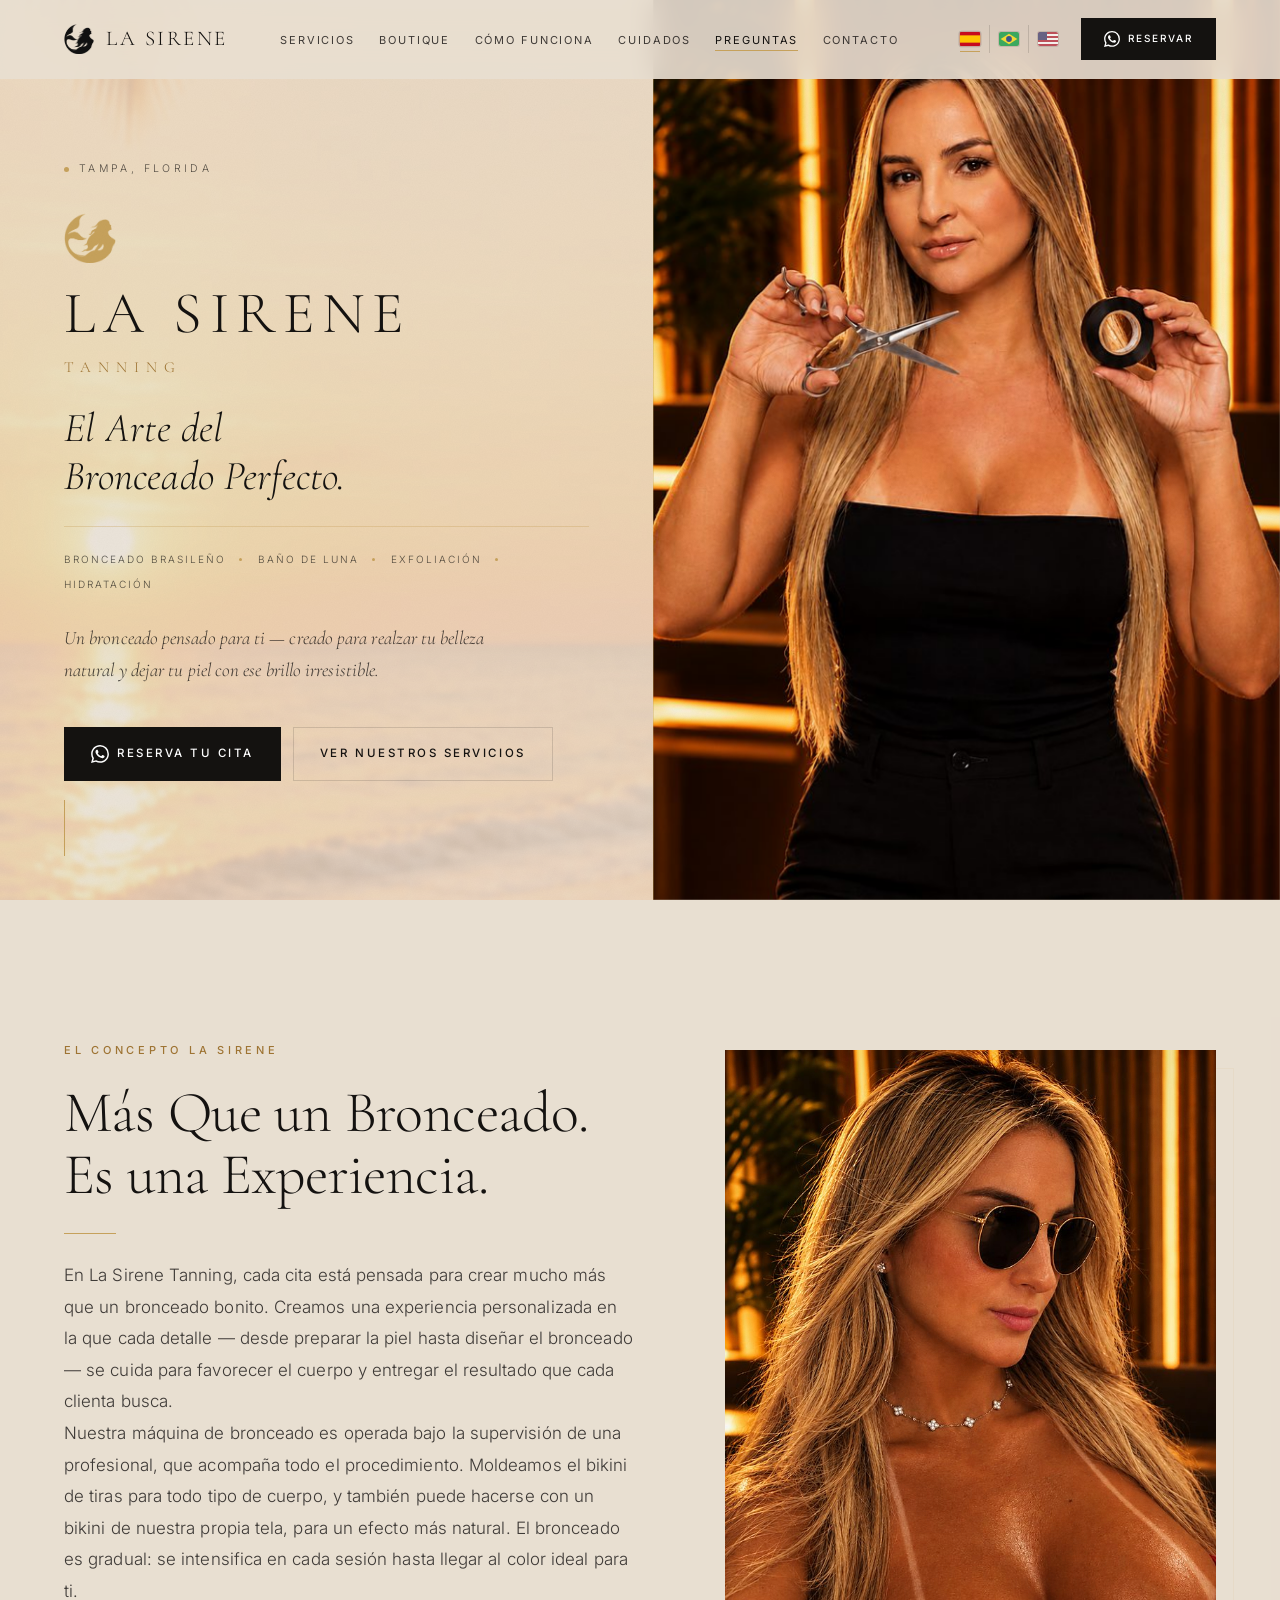
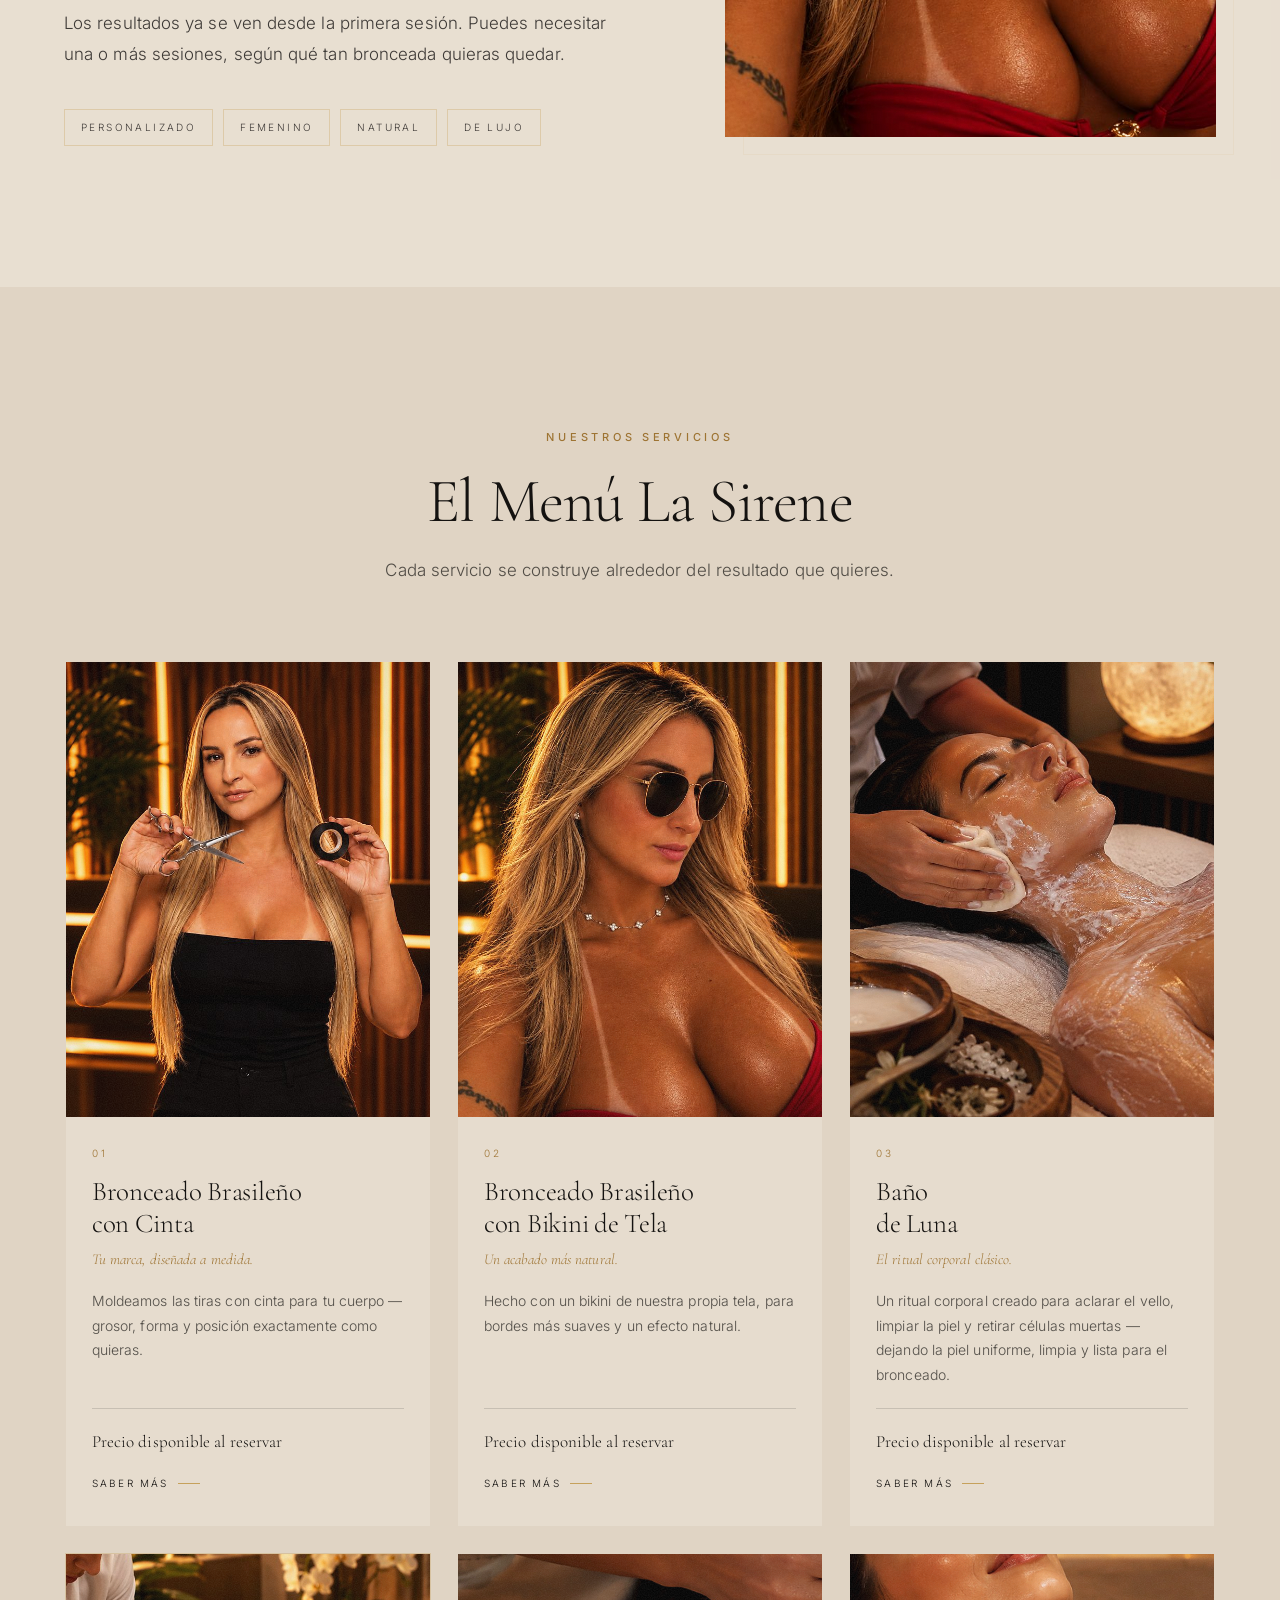
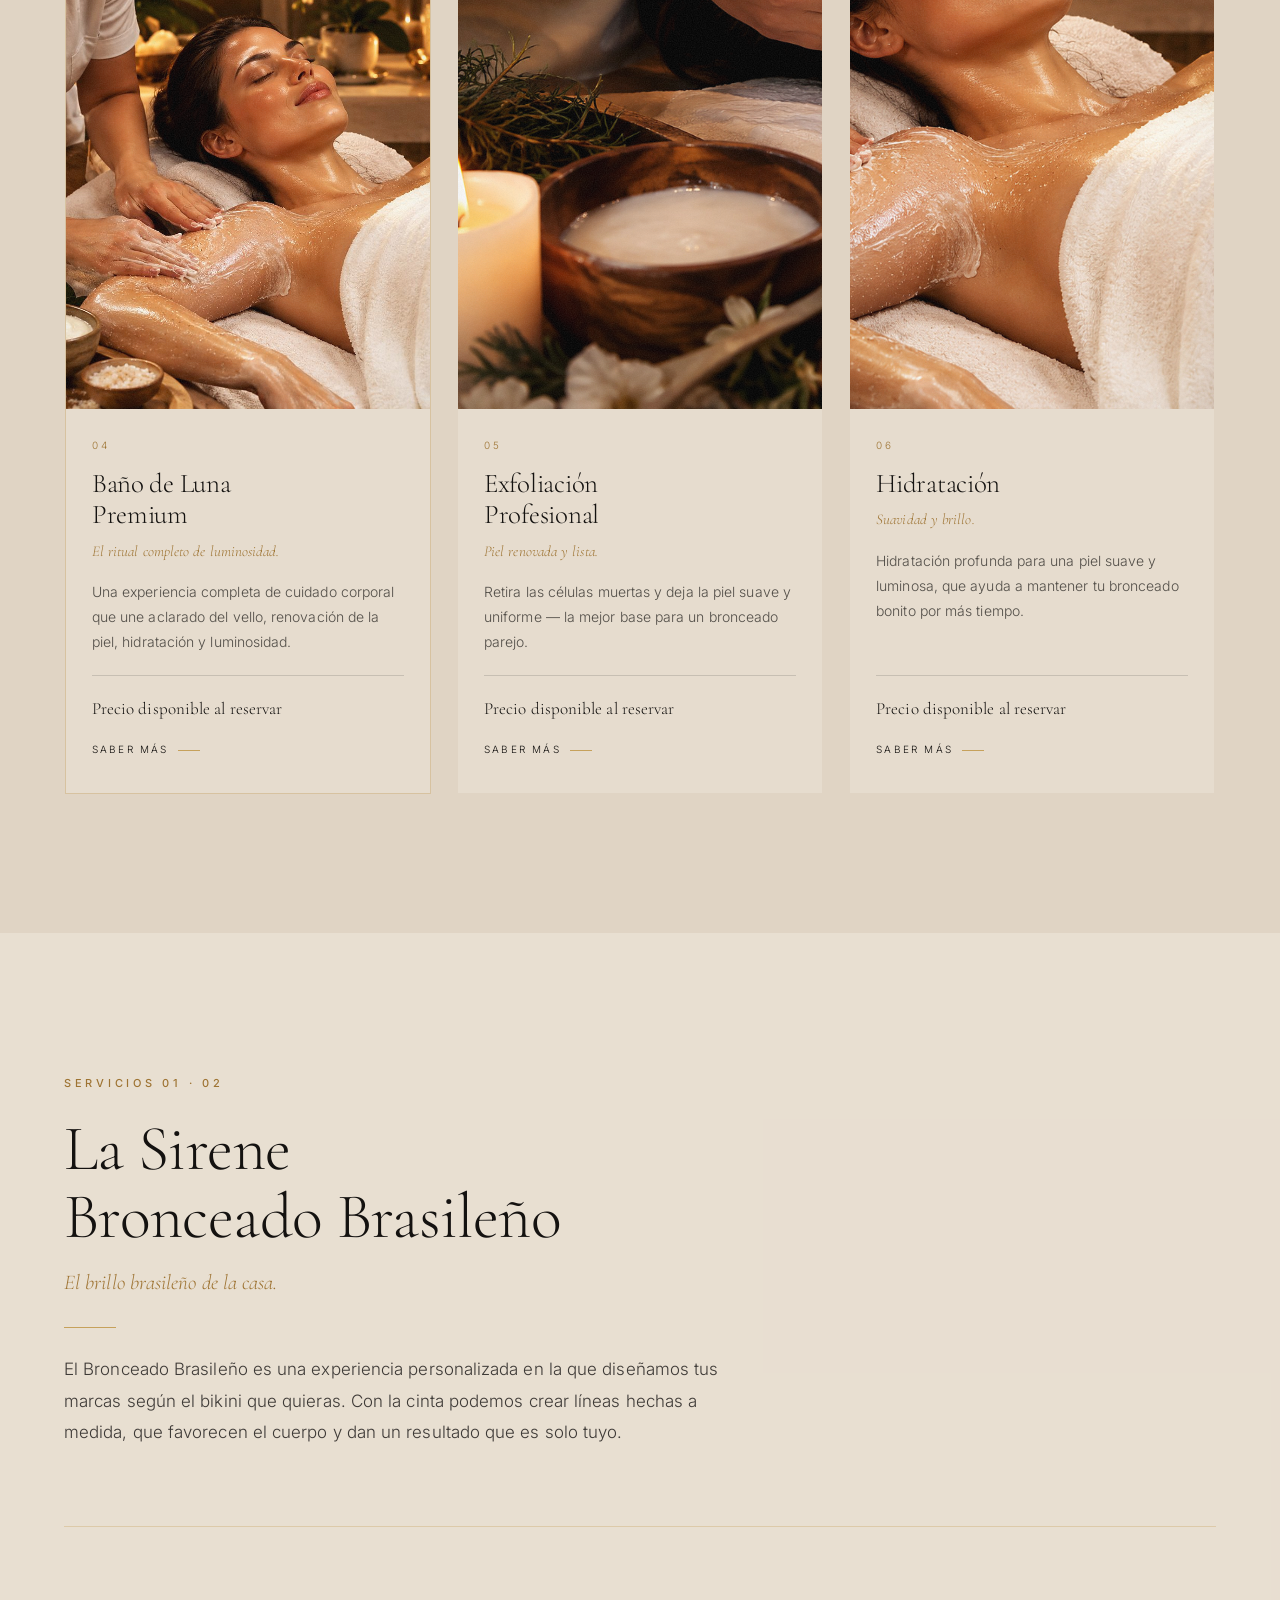
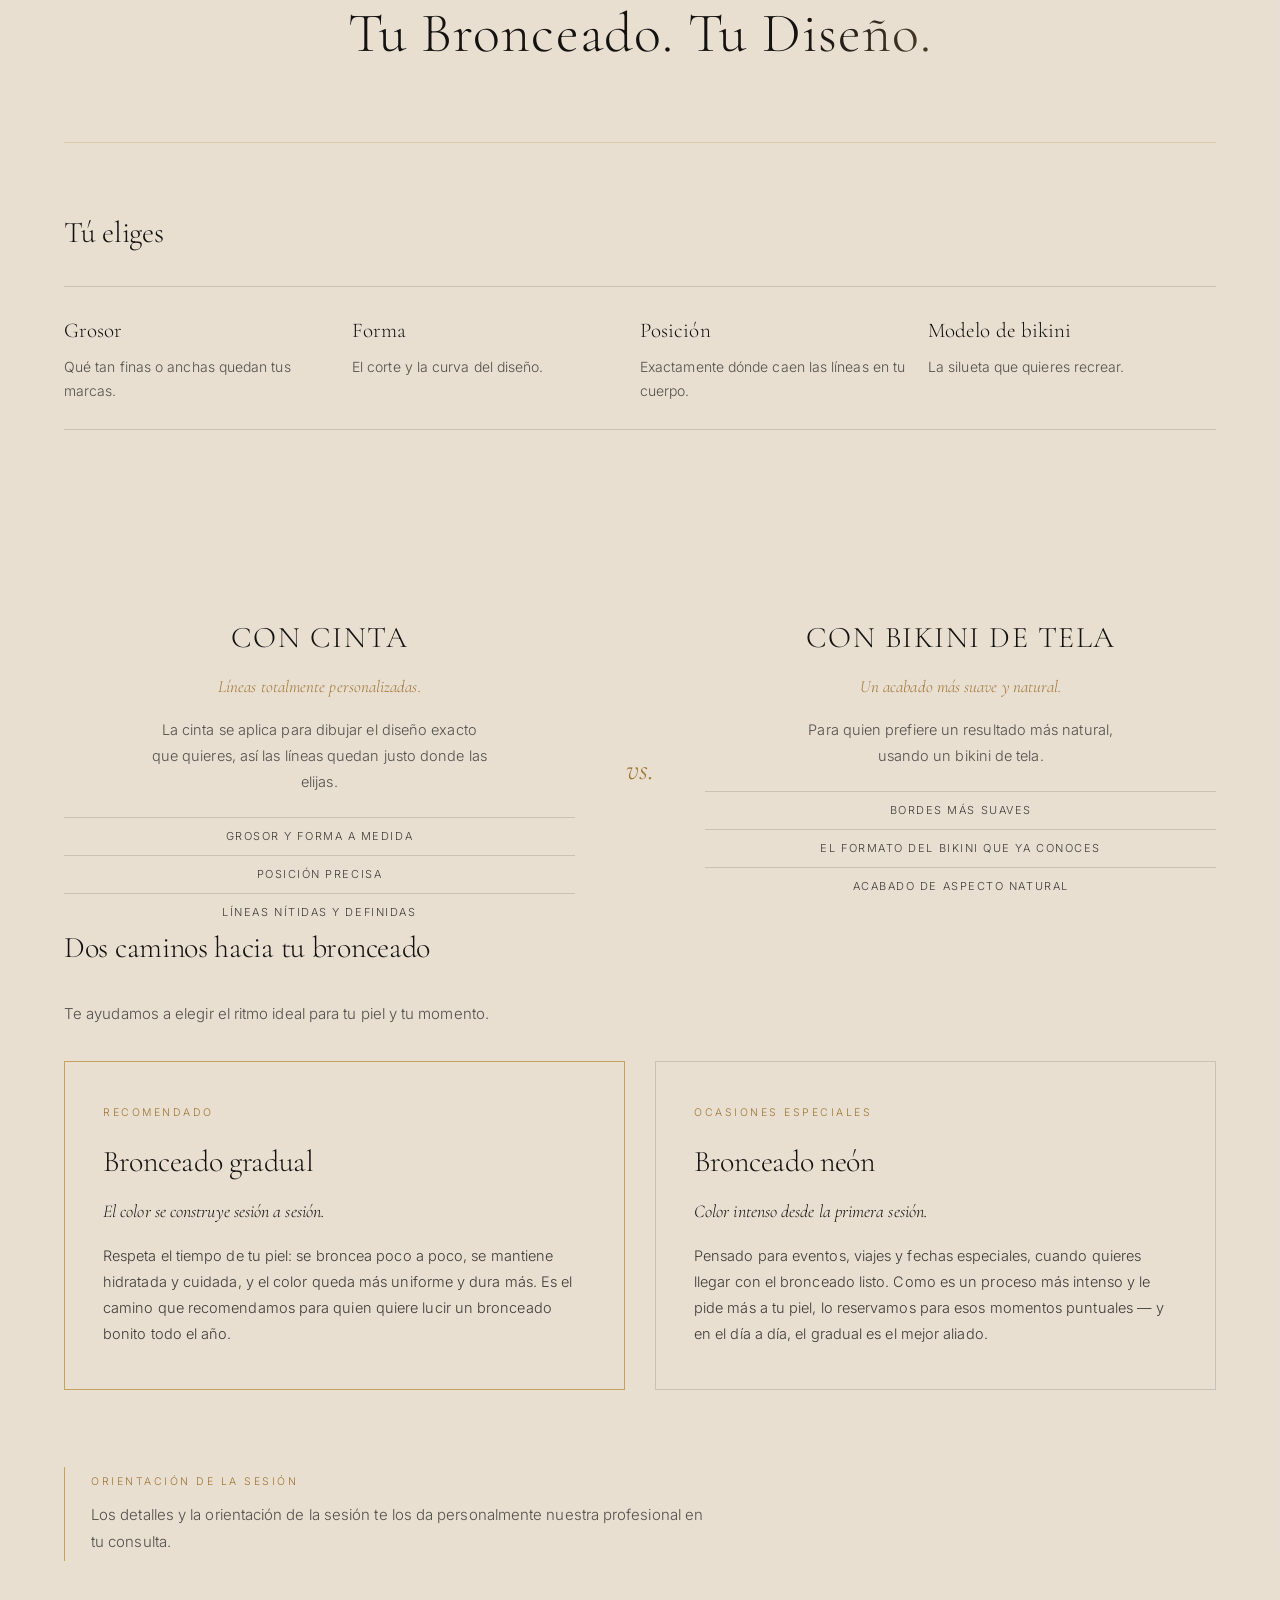
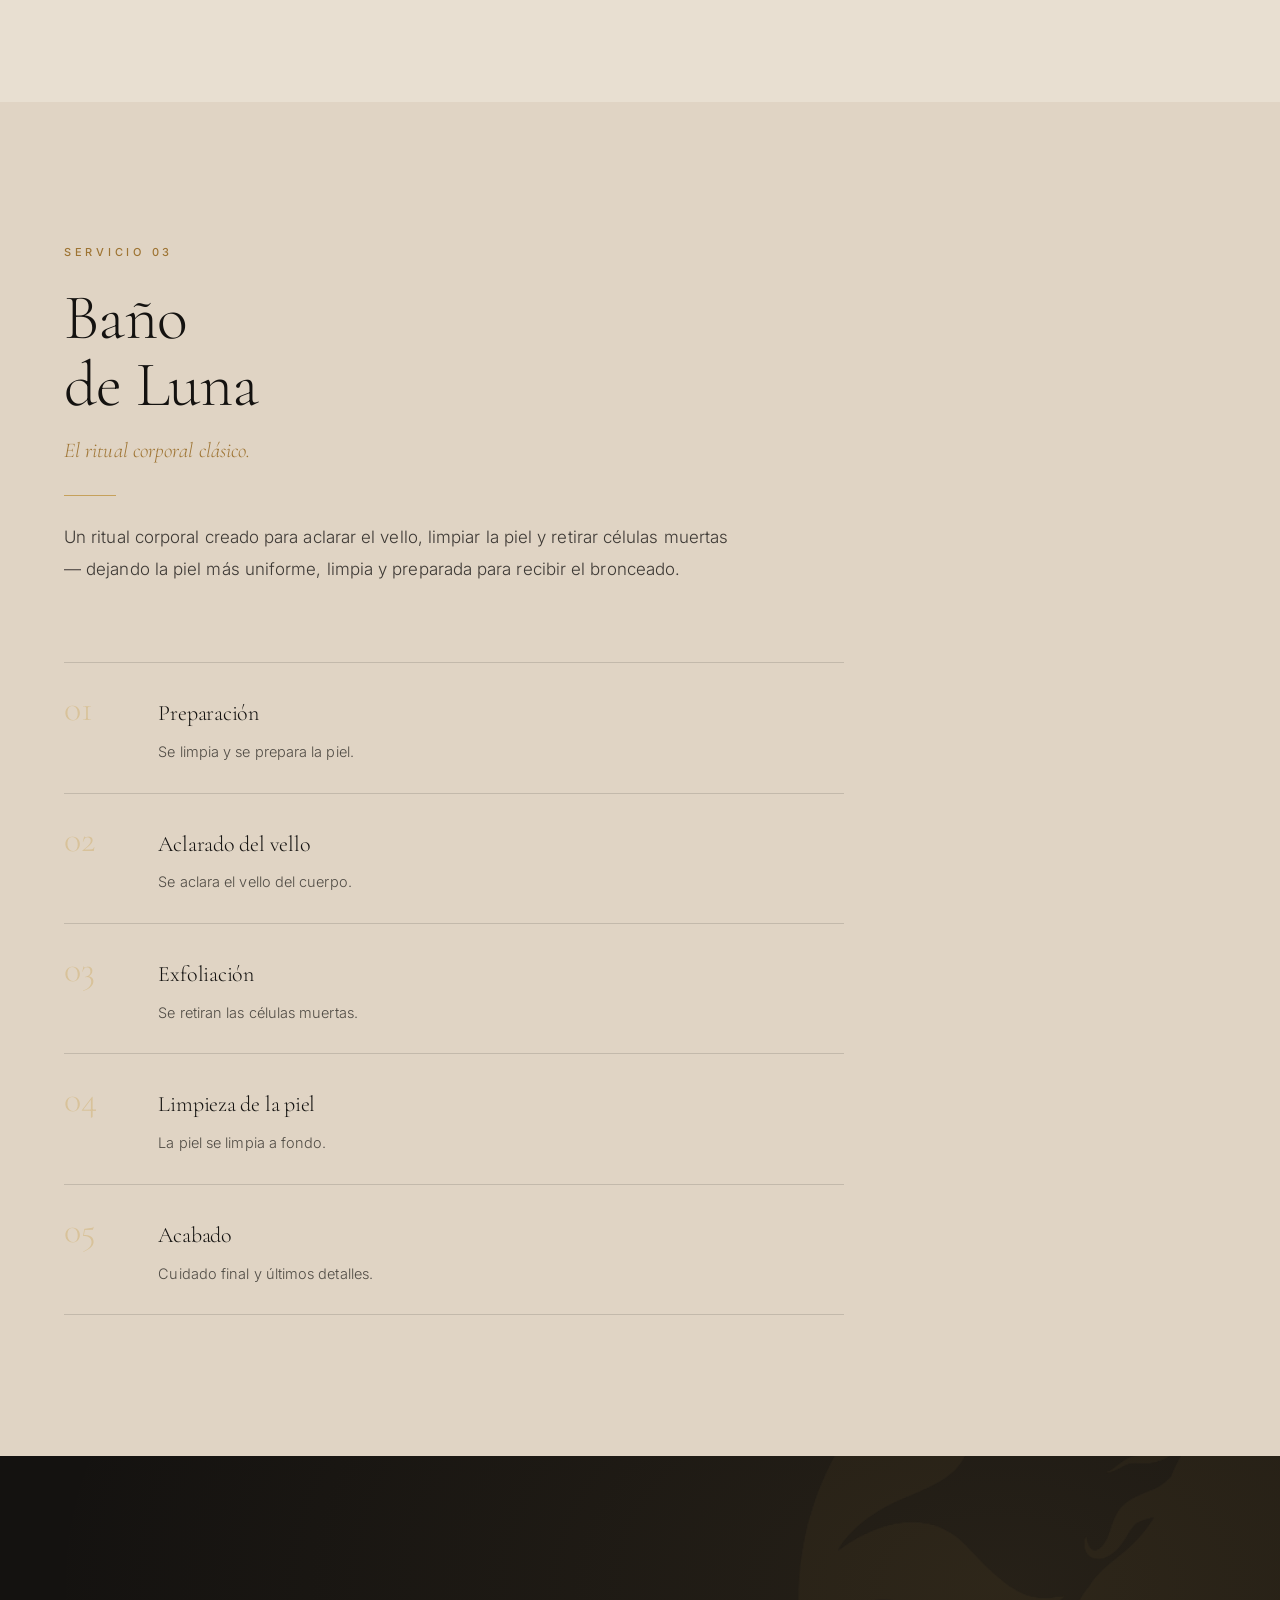
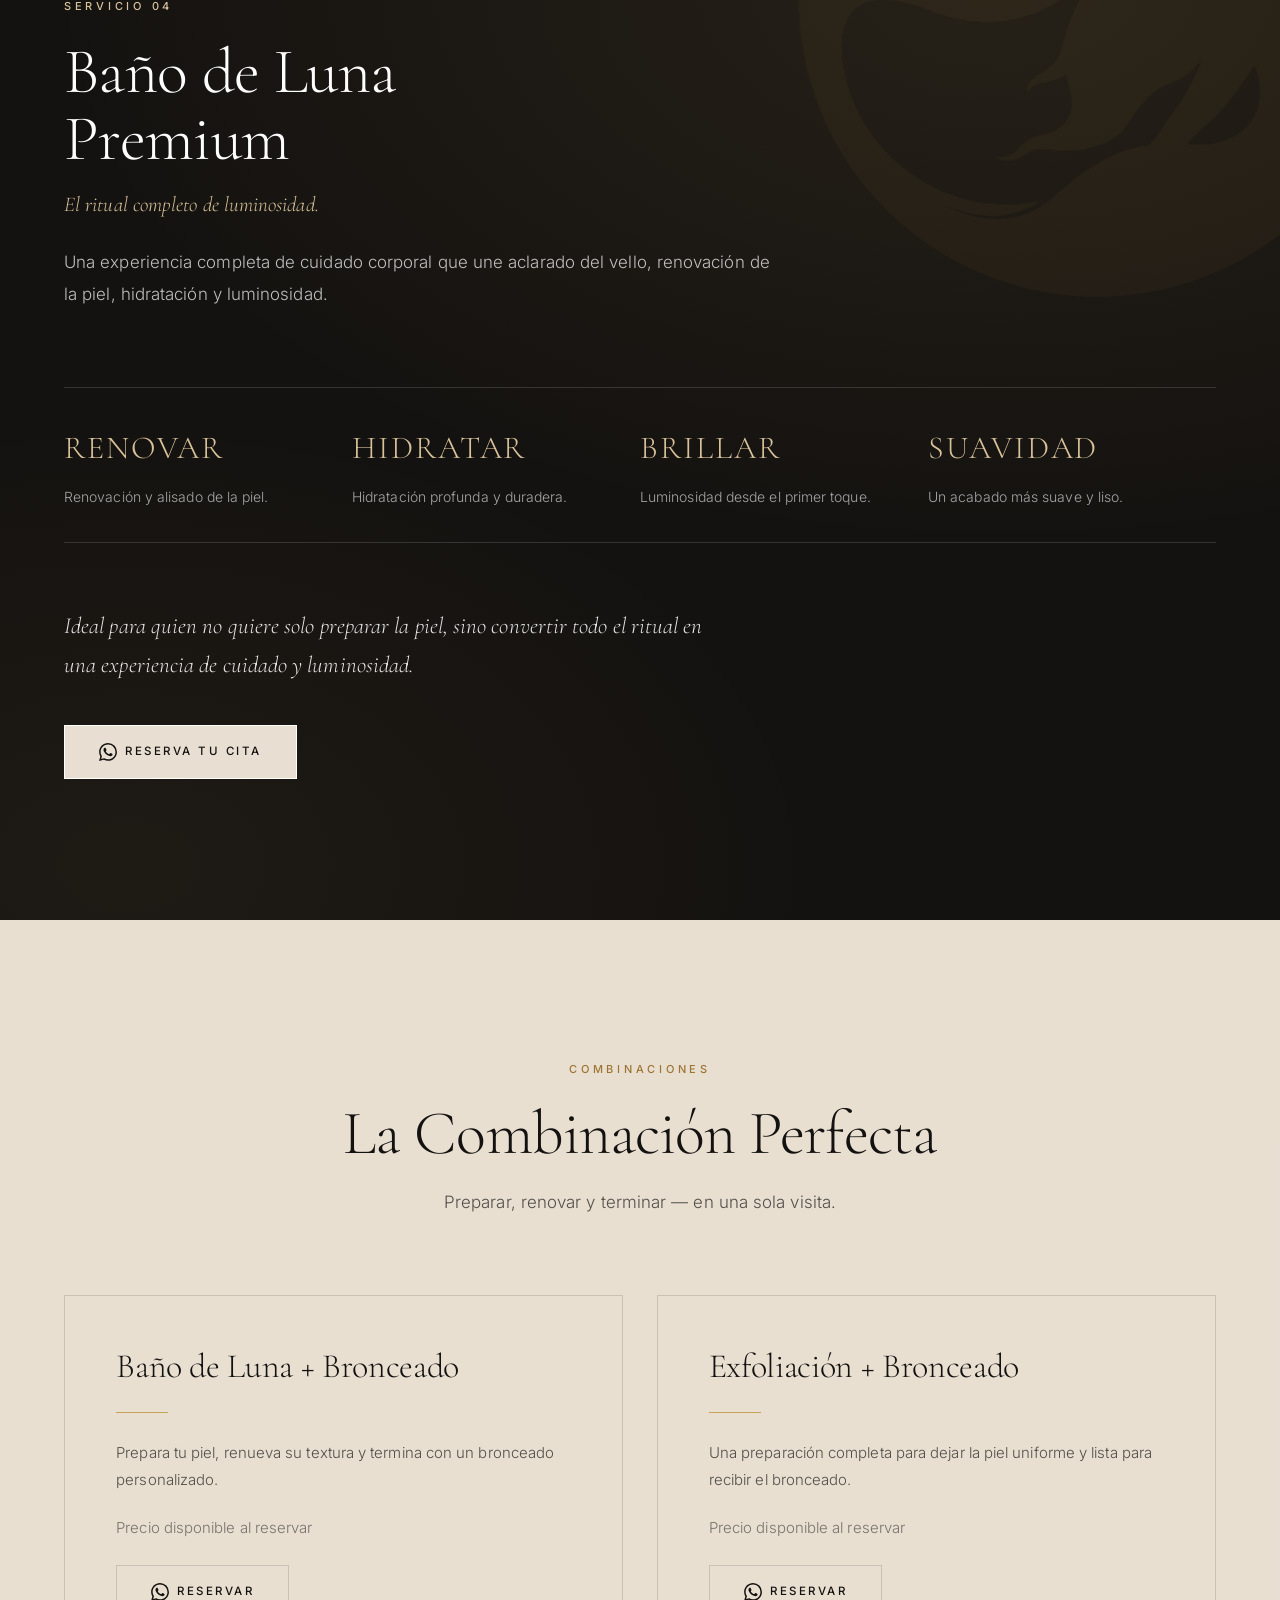
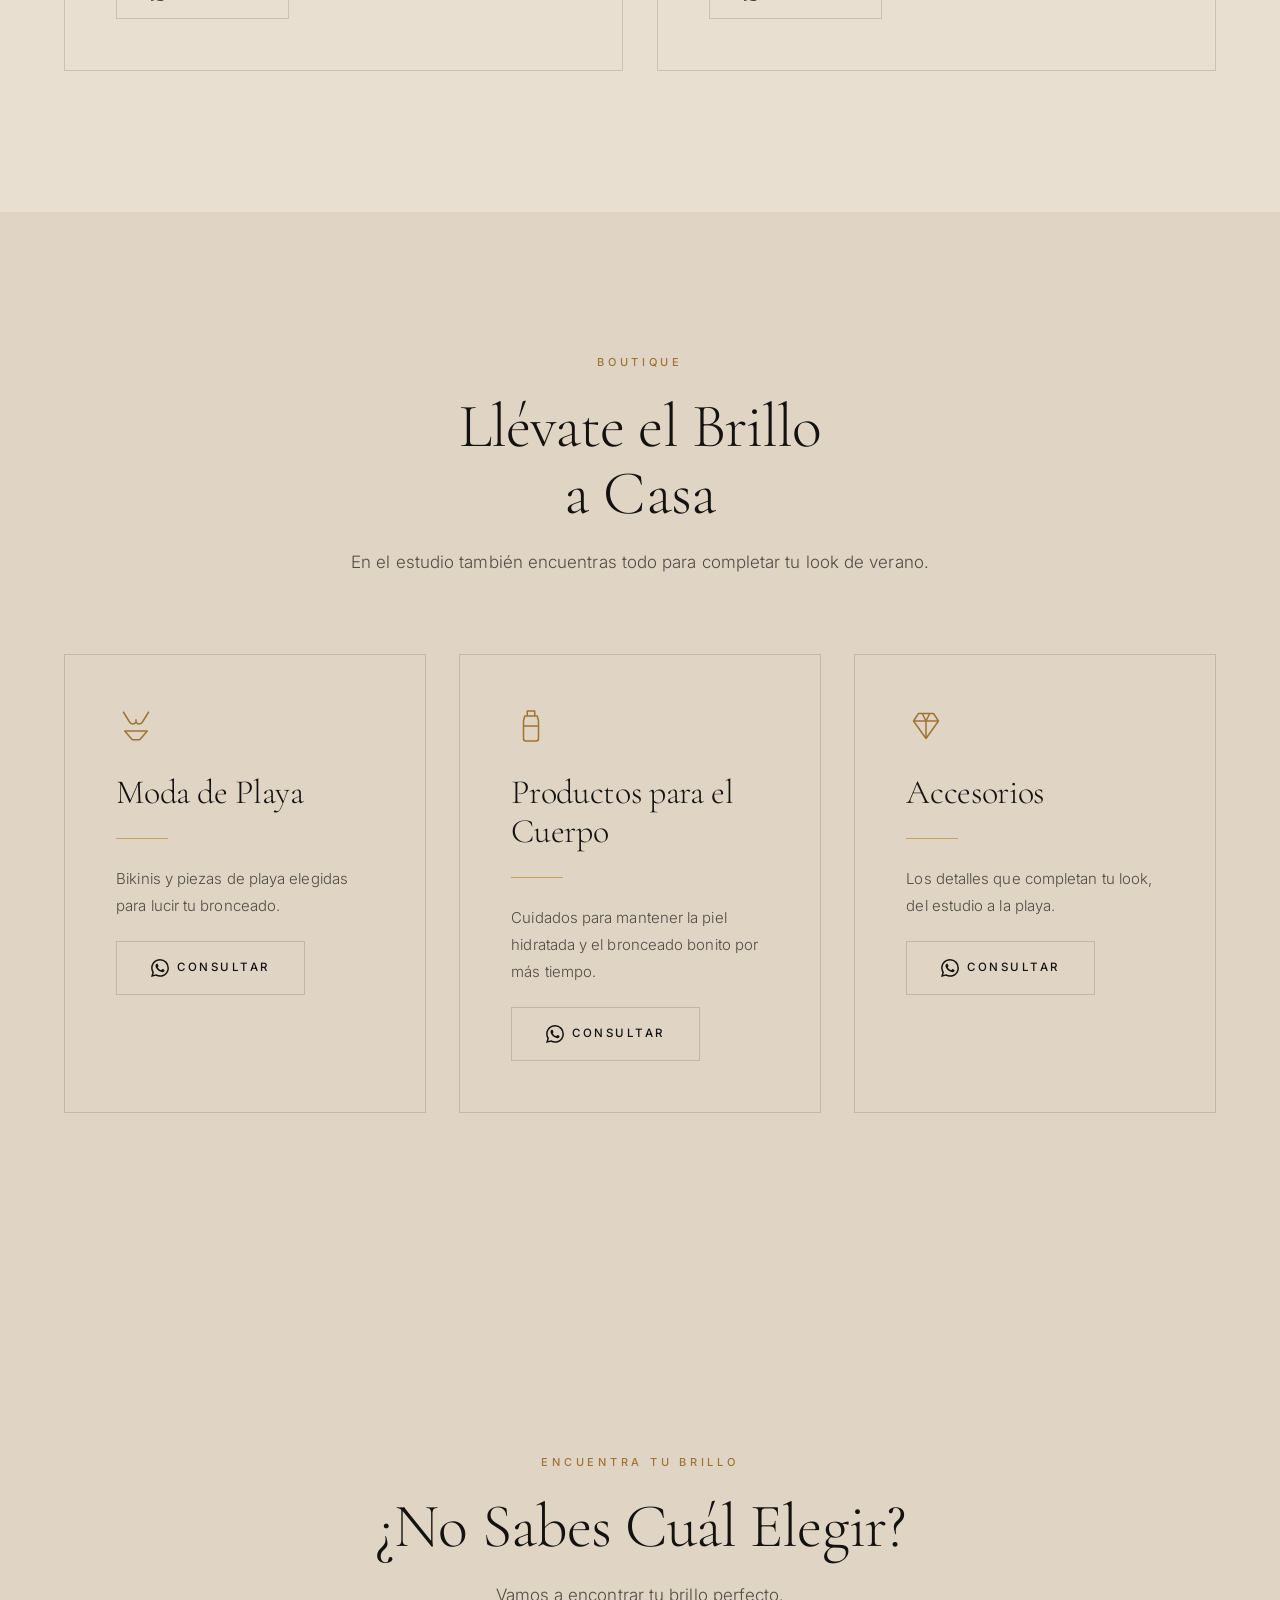
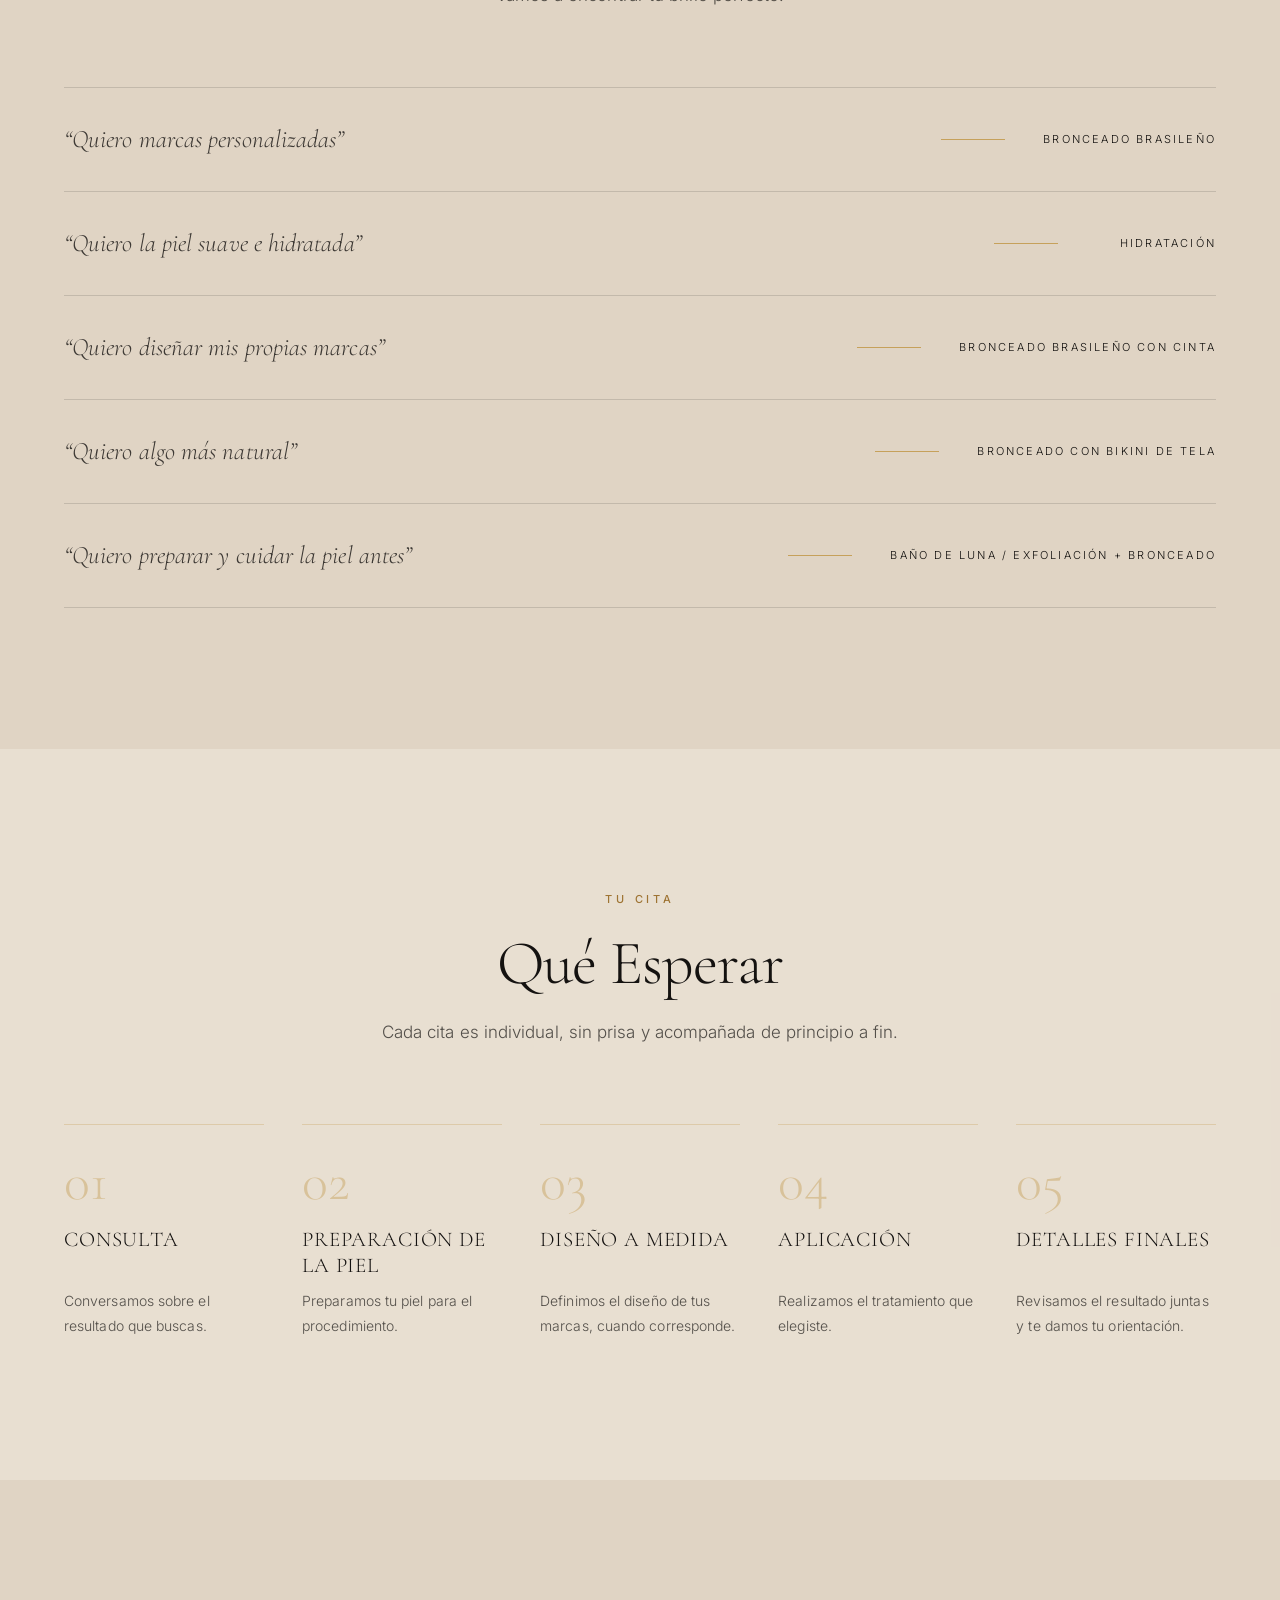
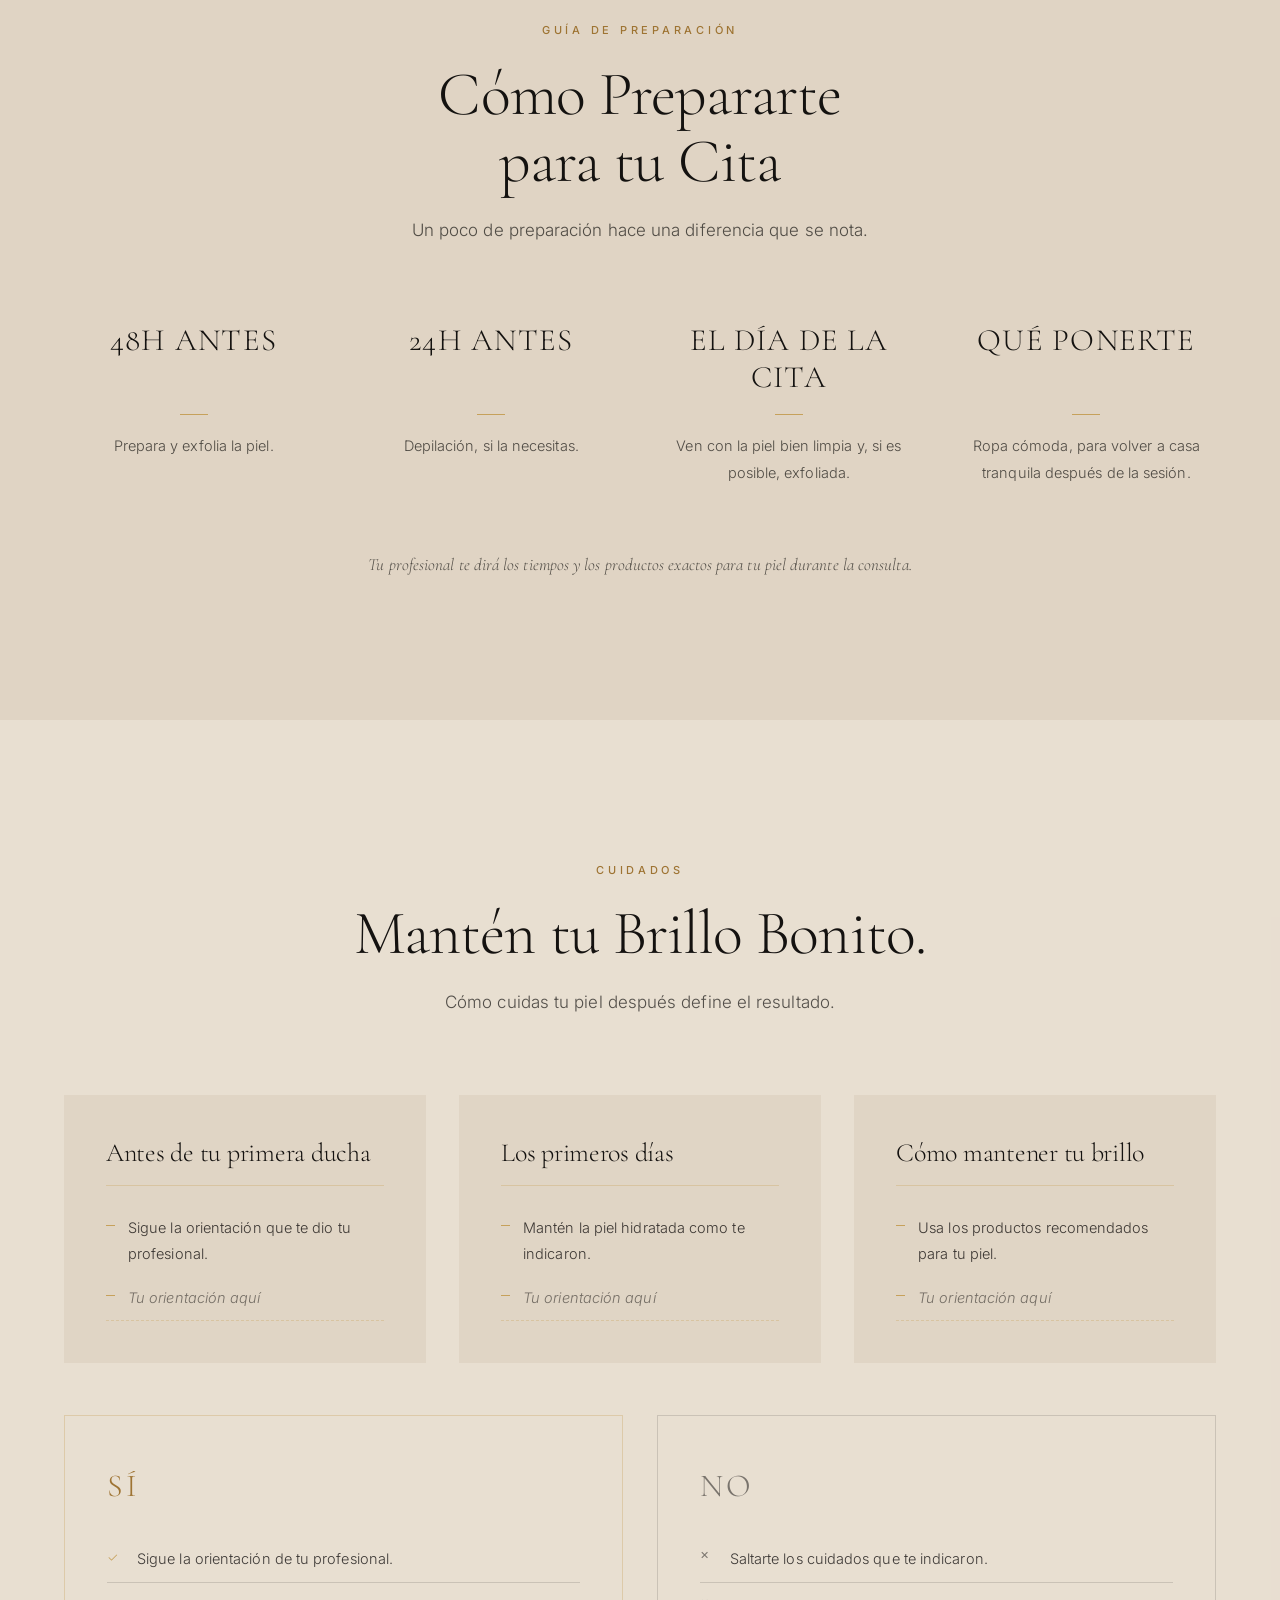
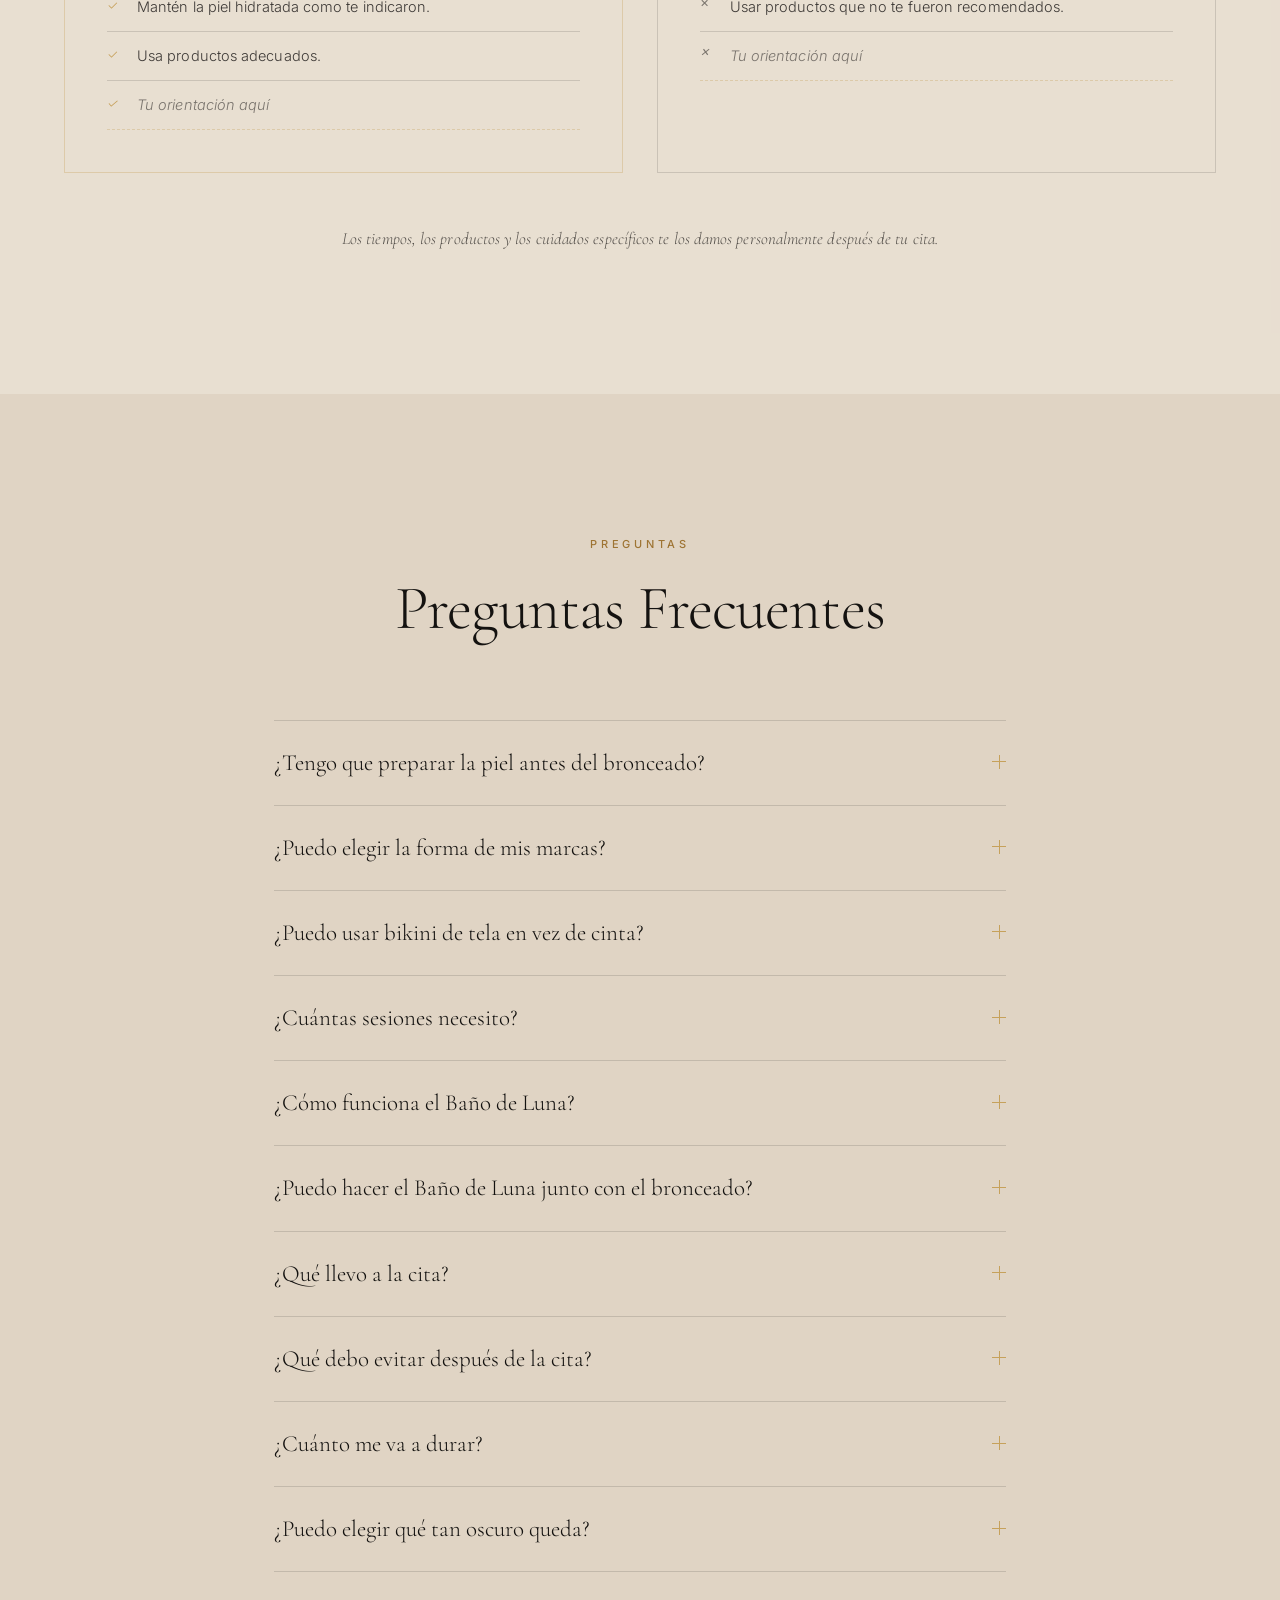
<file: index.html>
<!DOCTYPE html>
<html lang="es">
<head>
<meta charset="utf-8">
<meta name="viewport" content="width=device-width, initial-scale=1, viewport-fit=cover">
<title>La Sirene Tanning | Bronceado brasileño y Baño de Luna en Tampa, FL</title>
<meta name="description" content="Estudio de bronceado brasileño de lujo en Tampa, Florida. Bronceado brasileño con cinta o con bikini de tela, Baño de Luna, exfoliación profesional e hidratación, además de moda de playa, productos para el cuerpo y accesorios. Reserva tu cita en La Sirene Tanning.">
<meta name="keywords" content="bronceado brasileño Tampa, bronceado Tampa FL, bronceado con cinta Tampa, exfoliación Tampa, marquitas bronceado Tampa, baño de luna Tampa, bronceado de lujo Tampa, salón de bronceado Tampa">
<meta name="robots" content="noindex, nofollow">
<link rel="canonical" href="https://la-sirene-tanning.vercel.app/">
<link rel="alternate" hreflang="es" href="https://la-sirene-tanning.vercel.app/">
<link rel="alternate" hreflang="pt-BR" href="https://la-sirene-tanning.vercel.app/pt/">
<link rel="alternate" hreflang="en-US" href="https://la-sirene-tanning.vercel.app/en/">
<link rel="alternate" hreflang="x-default" href="https://la-sirene-tanning.vercel.app/">
<meta property="og:type" content="website">
<meta property="og:title" content="La Sirene Tanning | Bronceado brasileño y Baño de Luna en Tampa, FL">
<meta property="og:description" content="Estudio de bronceado brasileño de lujo en Tampa, Florida. Bronceado brasileño con cinta o con bikini de tela, Baño de Luna, exfoliación profesional e hidratación, además de moda de playa, productos para el cuerpo y accesorios. Reserva tu cita en La Sirene Tanning.">
<meta property="og:locale" content="es">
<meta name="theme-color" content="#E8DFD2">
<link rel="icon" href="/assets/logo/lasirene-mark-black.png?v=1c8ee7c1">
<link rel="apple-touch-icon" href="/assets/logo/lasirene-mark-black.png?v=1c8ee7c1">
<link rel="preconnect" href="https://fonts.googleapis.com">
<link rel="preconnect" href="https://fonts.gstatic.com" crossorigin>
<link href="https://fonts.googleapis.com/css2?family=Cormorant+Garamond:ital,wght@0,300;0,400;0,500;0,600;1,300;1,400&family=Inter:wght@300;400;500;600&display=swap" rel="stylesheet">
<link rel="stylesheet" href="/assets/css/style.css?v=5c6bc411">
<noscript><style>
[data-reveal]{opacity:1!important;transform:none!important}
[data-reveal] .media::after{display:none!important}
[data-reveal] .media img{transform:none!important}
.rule{transform:scaleX(1)!important}
.intro{display:none!important}
.hero__mark,.hero__eyebrow,.hero__services,.hero__quote,.hero__cta{
opacity:1!important;transform:none!important}
</style></noscript>
<script type="application/ld+json">{"@context": "https://schema.org", "@type": "BeautySalon", "name": "La Sirene Tanning", "description": "Estudio de bronceado brasileño de lujo en Tampa, Florida. Bronceado brasileño con cinta o con bikini de tela, Baño de Luna, exfoliación profesional e hidratación, además de moda de playa, productos para el cuerpo y accesorios. Reserva tu cita en La Sirene Tanning.", "address": {"@type": "PostalAddress", "addressLocality": "Tampa", "addressRegion": "FL", "addressCountry": "US"}, "areaServed": "Tampa, Florida", "sameAs": ["https://www.instagram.com/lasirene_tampa"], "url": "https://la-sirene-tanning.vercel.app", "makesOffer": [{"@type": "Offer", "itemOffered": {"@type": "Service", "name": "Bronceado Brasileño con Cinta"}}, {"@type": "Offer", "itemOffered": {"@type": "Service", "name": "Bronceado Brasileño con Bikini de Tela"}}, {"@type": "Offer", "itemOffered": {"@type": "Service", "name": "Baño de Luna"}}, {"@type": "Offer", "itemOffered": {"@type": "Service", "name": "Baño de Luna Premium"}}, {"@type": "Offer", "itemOffered": {"@type": "Service", "name": "Exfoliación Profesional"}}, {"@type": "Offer", "itemOffered": {"@type": "Service", "name": "Hidratación"}}]}</script>
</head>
<body id="top">
<div class="intro" aria-hidden="true">
  <div>
    <img src="/assets/logo/lasirene-mark-gold.png?v=dbdfcf7e" alt="" class="intro__mark">
    <p class="intro__word">La Sirene</p>
  </div>
</div>
<div class="grain" aria-hidden="true"></div>

<header class="nav" id="nav">
  <div class="nav__inner">
    <a class="nav__brand" href="#top" aria-label="La Sirene Tanning — home">
      <img src="/assets/logo/lasirene-mark-black.png?v=1c8ee7c1" alt="" class="nav__mark">
      <span class="nav__word">La Sirene</span>
    </a>
    <nav class="nav__links" aria-label="Navegación principal">
      <ul><li><a href="#services" data-nav>Servicios</a></li><li><a href="#boutique" data-nav>Boutique</a></li><li><a href="#how-it-works" data-nav>Cómo funciona</a></li><li><a href="#aftercare" data-nav>Cuidados</a></li><li><a href="#faq" data-nav>Preguntas</a></li><li><a href="#contact" data-nav>Contacto</a></li></ul>
    </nav>
    <div class="nav__actions">
      <div class="lang" role="group" aria-label="Idioma"><a href="/" hreflang="es" aria-current="true" lang="es" title="Español"><svg class="flag" viewBox="0 0 20 14" width="20" height="14" aria-hidden="true" focusable="false"><rect width="20" height="14" fill="#C60B1E"/><rect y="3.5" width="20" height="7" fill="#FFC400"/></svg><span>ES</span></a><a href="/pt/" hreflang="pt-BR" lang="pt-BR" title="Português"><svg class="flag" viewBox="0 0 20 14" width="20" height="14" aria-hidden="true" focusable="false"><rect width="20" height="14" fill="#009B3A"/><path d="M10 1.7 18.3 7 10 12.3 1.7 7Z" fill="#FEDF00"/><circle cx="10" cy="7" r="2.9" fill="#002776"/></svg><span>PT</span></a><a href="/en/" hreflang="en-US" lang="en-US" title="English"><svg class="flag" viewBox="0 0 20 14" width="20" height="14" aria-hidden="true" focusable="false"><rect width="20" height="14" fill="#FFFFFF"/><g fill="#B22234"><rect width="20" height="2"/><rect y="4" width="20" height="2"/><rect y="8" width="20" height="2"/><rect y="12" width="20" height="2"/></g><rect width="9" height="8" fill="#3C3B6E"/></svg><span>EN</span></a></div>
      <a class="btn btn--nav" href="https://wa.me/18136797327?text=%C2%A1Hola%21%20Me%20gustar%C3%ADa%20reservar%20una%20cita%20en%20La%20Sirene%20Tanning." target="_blank" rel="noopener"><svg class="btn__zap" viewBox="0 0 24 24" width="18" height="18" aria-hidden="true" focusable="false"><path fill="currentColor" d="M17.472 14.382c-.297-.149-1.758-.867-2.03-.967-.273-.099-.471-.148-.67.15-.197.297-.767.966-.94 1.164-.173.199-.347.223-.644.075-.297-.15-1.255-.463-2.39-1.475-.883-.788-1.48-1.761-1.653-2.059-.173-.297-.018-.458.13-.606.134-.133.298-.347.446-.52.149-.174.198-.298.298-.497.099-.198.05-.371-.025-.52-.075-.149-.669-1.612-.916-2.207-.242-.579-.487-.5-.669-.51a12.8 12.8 0 0 0-.57-.01c-.198 0-.52.074-.792.372-.272.297-1.04 1.016-1.04 2.479 0 1.462 1.065 2.875 1.213 3.074.149.198 2.096 3.2 5.077 4.487.709.306 1.262.489 1.694.625.712.227 1.36.195 1.872.118.571-.085 1.758-.719 2.006-1.413.248-.694.248-1.289.173-1.413-.074-.124-.272-.198-.57-.347m-5.421 7.403h-.004a9.87 9.87 0 0 1-5.031-1.378l-.361-.214-3.741.982.998-3.648-.235-.374a9.86 9.86 0 0 1-1.51-5.26c.001-5.45 4.436-9.884 9.888-9.884 2.64 0 5.122 1.03 6.988 2.898a9.825 9.825 0 0 1 2.893 6.994c-.003 5.45-4.437 9.884-9.885 9.884m8.413-18.297A11.815 11.815 0 0 0 12.05 0C5.495 0 .16 5.335.157 11.892c0 2.096.547 4.142 1.588 5.945L.057 24l6.305-1.654a11.882 11.882 0 0 0 5.683 1.448h.005c6.554 0 11.89-5.335 11.893-11.893a11.821 11.821 0 0 0-3.48-8.413Z"/></svg><span>Reservar</span></a>
      <button class="nav__toggle" id="navToggle" aria-label="Abrir el menú" aria-expanded="false" aria-controls="mobileMenu">
        <span></span><span></span>
      </button>
    </div>
  </div>
</header>

<div class="menu" id="mobileMenu" aria-hidden="true">
  <div class="menu__inner">
    <img src="/assets/logo/lasirene-mark-gold.png?v=dbdfcf7e" alt="" class="menu__mark">
    <nav aria-label="Navegación principal"><ul><li><a href="#services" data-nav>Servicios</a></li><li><a href="#boutique" data-nav>Boutique</a></li><li><a href="#how-it-works" data-nav>Cómo funciona</a></li><li><a href="#aftercare" data-nav>Cuidados</a></li><li><a href="#faq" data-nav>Preguntas</a></li><li><a href="#contact" data-nav>Contacto</a></li></ul></nav>
    <div class="menu__foot">
      <div class="lang lang--menu" role="group" aria-label="Idioma"><a href="/" hreflang="es" aria-current="true" lang="es" title="Español"><svg class="flag" viewBox="0 0 20 14" width="20" height="14" aria-hidden="true" focusable="false"><rect width="20" height="14" fill="#C60B1E"/><rect y="3.5" width="20" height="7" fill="#FFC400"/></svg><span>ES</span></a><a href="/pt/" hreflang="pt-BR" lang="pt-BR" title="Português"><svg class="flag" viewBox="0 0 20 14" width="20" height="14" aria-hidden="true" focusable="false"><rect width="20" height="14" fill="#009B3A"/><path d="M10 1.7 18.3 7 10 12.3 1.7 7Z" fill="#FEDF00"/><circle cx="10" cy="7" r="2.9" fill="#002776"/></svg><span>PT</span></a><a href="/en/" hreflang="en-US" lang="en-US" title="English"><svg class="flag" viewBox="0 0 20 14" width="20" height="14" aria-hidden="true" focusable="false"><rect width="20" height="14" fill="#FFFFFF"/><g fill="#B22234"><rect width="20" height="2"/><rect y="4" width="20" height="2"/><rect y="8" width="20" height="2"/><rect y="12" width="20" height="2"/></g><rect width="9" height="8" fill="#3C3B6E"/></svg><span>EN</span></a></div>
      <a class="btn btn--primary" href="https://wa.me/18136797327?text=%C2%A1Hola%21%20Me%20gustar%C3%ADa%20reservar%20una%20cita%20en%20La%20Sirene%20Tanning." target="_blank" rel="noopener"><svg class="btn__zap" viewBox="0 0 24 24" width="18" height="18" aria-hidden="true" focusable="false"><path fill="currentColor" d="M17.472 14.382c-.297-.149-1.758-.867-2.03-.967-.273-.099-.471-.148-.67.15-.197.297-.767.966-.94 1.164-.173.199-.347.223-.644.075-.297-.15-1.255-.463-2.39-1.475-.883-.788-1.48-1.761-1.653-2.059-.173-.297-.018-.458.13-.606.134-.133.298-.347.446-.52.149-.174.198-.298.298-.497.099-.198.05-.371-.025-.52-.075-.149-.669-1.612-.916-2.207-.242-.579-.487-.5-.669-.51a12.8 12.8 0 0 0-.57-.01c-.198 0-.52.074-.792.372-.272.297-1.04 1.016-1.04 2.479 0 1.462 1.065 2.875 1.213 3.074.149.198 2.096 3.2 5.077 4.487.709.306 1.262.489 1.694.625.712.227 1.36.195 1.872.118.571-.085 1.758-.719 2.006-1.413.248-.694.248-1.289.173-1.413-.074-.124-.272-.198-.57-.347m-5.421 7.403h-.004a9.87 9.87 0 0 1-5.031-1.378l-.361-.214-3.741.982.998-3.648-.235-.374a9.86 9.86 0 0 1-1.51-5.26c.001-5.45 4.436-9.884 9.888-9.884 2.64 0 5.122 1.03 6.988 2.898a9.825 9.825 0 0 1 2.893 6.994c-.003 5.45-4.437 9.884-9.885 9.884m8.413-18.297A11.815 11.815 0 0 0 12.05 0C5.495 0 .16 5.335.157 11.892c0 2.096.547 4.142 1.588 5.945L.057 24l6.305-1.654a11.882 11.882 0 0 0 5.683 1.448h.005c6.554 0 11.89-5.335 11.893-11.893a11.821 11.821 0 0 0-3.48-8.413Z"/></svg><span>Reserva tu cita</span></a>
      <a class="menu__ig" href="https://www.instagram.com/lasirene_tampa" target="_blank" rel="noopener">@lasirene_tampa</a>
    </div>
  </div>
</div>

<section class="hero" aria-label="La Sirene Tanning">
  <div class="hero__text">
    <div class="hero__inner">
      <p class="hero__eyebrow"><span class="dot" aria-hidden="true"></span>Tampa, Florida</p>
      <img src="/assets/logo/lasirene-mark-gold.png?v=dbdfcf7e" alt="" class="hero__mark">
      <h1 class="hero__brand">La Sirene<span class="hero__brandsub">Tanning</span></h1>
      <p class="hero__title">El Arte del<br>Bronceado Perfecto.</p>
      <ul class="hero__services"><li>Bronceado Brasileño</li><li>Baño de Luna</li><li>Exfoliación</li><li>Hidratación</li></ul>
      <p class="hero__quote">Un bronceado pensado para ti — creado para realzar tu belleza natural y dejar tu piel con ese brillo irresistible.</p>
      <div class="hero__cta">
        <a class="btn btn--primary" href="https://wa.me/18136797327?text=%C2%A1Hola%21%20Me%20gustar%C3%ADa%20reservar%20una%20cita%20en%20La%20Sirene%20Tanning." target="_blank" rel="noopener"><svg class="btn__zap" viewBox="0 0 24 24" width="18" height="18" aria-hidden="true" focusable="false"><path fill="currentColor" d="M17.472 14.382c-.297-.149-1.758-.867-2.03-.967-.273-.099-.471-.148-.67.15-.197.297-.767.966-.94 1.164-.173.199-.347.223-.644.075-.297-.15-1.255-.463-2.39-1.475-.883-.788-1.48-1.761-1.653-2.059-.173-.297-.018-.458.13-.606.134-.133.298-.347.446-.52.149-.174.198-.298.298-.497.099-.198.05-.371-.025-.52-.075-.149-.669-1.612-.916-2.207-.242-.579-.487-.5-.669-.51a12.8 12.8 0 0 0-.57-.01c-.198 0-.52.074-.792.372-.272.297-1.04 1.016-1.04 2.479 0 1.462 1.065 2.875 1.213 3.074.149.198 2.096 3.2 5.077 4.487.709.306 1.262.489 1.694.625.712.227 1.36.195 1.872.118.571-.085 1.758-.719 2.006-1.413.248-.694.248-1.289.173-1.413-.074-.124-.272-.198-.57-.347m-5.421 7.403h-.004a9.87 9.87 0 0 1-5.031-1.378l-.361-.214-3.741.982.998-3.648-.235-.374a9.86 9.86 0 0 1-1.51-5.26c.001-5.45 4.436-9.884 9.888-9.884 2.64 0 5.122 1.03 6.988 2.898a9.825 9.825 0 0 1 2.893 6.994c-.003 5.45-4.437 9.884-9.885 9.884m8.413-18.297A11.815 11.815 0 0 0 12.05 0C5.495 0 .16 5.335.157 11.892c0 2.096.547 4.142 1.588 5.945L.057 24l6.305-1.654a11.882 11.882 0 0 0 5.683 1.448h.005c6.554 0 11.89-5.335 11.893-11.893a11.821 11.821 0 0 0-3.48-8.413Z"/></svg><span>Reserva tu cita</span></a>
        <a class="btn btn--ghost" href="#services" ><span>Ver nuestros servicios</span></a>
      </div>
    </div>
    <a class="hero__scroll" href="#concept" aria-label="Ir al contenido"><span></span></a>
  </div>
  <div class="hero__figure hero__figure--slides" style="--hero-focus:26%;--hero-focus-mobile:22%"><img class="hero__slide is-on" src="/assets/img/hero-a.jpg?v=2e8ea324" srcset="/assets/img/hero-a-sm.jpg?v=46133ac1 700w, /assets/img/hero-a.jpg?v=2e8ea324 1028w" sizes="(max-width:980px) 100vw, 50vw" alt="" fetchpriority="high" decoding="async">
  <script>
  (function(){
    var box=document.currentScript.parentNode;
    var fotos=box.querySelectorAll(".hero__slide");
    if(fotos.length<2)return;
    if(window.matchMedia("(prefers-reduced-motion: reduce)").matches)return;
    var i=0;
    setInterval(function(){
      fotos[i].classList.remove("is-on");
      i=(i+1)%fotos.length;
      fotos[i].classList.add("is-on");
    },5.5*1000);
  })();
  </script></div>
</section>

<section class="concept" id="concept">
  <div class="wrap concept__grid">
    <div class="concept__text" data-reveal>
      <p class="eyebrow">El concepto La Sirene</p>
      <h2 class="concept__title">Más Que un Bronceado.<br>Es una Experiencia.</h2>
      <span class="rule" aria-hidden="true"></span>
      <div class="concept__body"><p>En La Sirene Tanning, cada cita está pensada para crear mucho más que un bronceado bonito. Creamos una experiencia personalizada en la que cada detalle — desde preparar la piel hasta diseñar el bronceado — se cuida para favorecer el cuerpo y entregar el resultado que cada clienta busca.</p><p>Nuestra máquina de bronceado es operada bajo la supervisión de una profesional, que acompaña todo el procedimiento. Moldeamos el bikini de tiras para todo tipo de cuerpo, y también puede hacerse con un bikini de nuestra propia tela, para un efecto más natural. El bronceado es gradual: se intensifica en cada sesión hasta llegar al color ideal para ti.</p><p>Los resultados ya se ven desde la primera sesión. Puedes necesitar una o más sesiones, según qué tan bronceada quieras quedar.</p></div>
      <ul class="pillars"><li>Personalizado</li><li>Femenino</li><li>Natural</li><li>De lujo</li></ul>
    </div>
    <div class="concept__media" data-reveal>
      <figure class="media" style="--ratio:3/4.2"><img src="/assets/img/concept.jpg?v=cb794d11" srcset="/assets/img/concept-sm.jpg?v=18953ca1 700w, /assets/img/concept.jpg?v=cb794d11 1035w" sizes="(max-width:820px) 100vw, 40vw" alt="Editorial vertical — piel bronceada, brillo natural" loading="lazy" decoding="async"></figure>
    </div>
  </div>
</section>

<section class="services" id="services">
  <div class="wrap">
    <header class="sec__head sec__head--center" data-reveal><p class="eyebrow">Nuestros servicios</p><h2 class="sec__title">El Menú La Sirene</h2><p class="sec__sub">Cada servicio se construye alrededor del resultado que quieres.</p></header>
    <div class="cards">
      <article class="card" data-reveal>
        <a class="card__link" href="#brazilian-tan">
          <figure class="media card__media" style="--ratio:4/5"><img src="/assets/img/svc-tape.jpg?v=bd33a619" srcset="/assets/img/svc-tape-sm.jpg?v=8f75fa61 700w, /assets/img/svc-tape.jpg?v=bd33a619 1028w" sizes="(max-width:820px) 100vw, 40vw" alt="Tijera y cinta — el diseño de la marca" loading="lazy" decoding="async"></figure>
          <div class="card__body">
            <p class="card__index">01</p>
            <h3 class="card__name">Bronceado Brasileño<br>con Cinta</h3>
            <p class="card__sub">Tu marca, diseñada a medida.</p>
            <p class="card__desc">Moldeamos las tiras con cinta para tu cuerpo — grosor, forma y posición exactamente como quieras.</p>
            <p class="card__price">Precio disponible al reservar</p>
            <span class="card__more">Saber más<i aria-hidden="true"></i></span>
          </div>
        </a>
      </article>
      <article class="card" data-reveal>
        <a class="card__link" href="#brazilian-tan">
          <figure class="media card__media" style="--ratio:4/5"><img src="/assets/img/svc-fabric.jpg?v=3df037a9" srcset="/assets/img/svc-fabric-sm.jpg?v=9546829a 700w, /assets/img/svc-fabric.jpg?v=3df037a9 1086w" sizes="(max-width:820px) 100vw, 40vw" alt="Marca brasileña — piel dorada" loading="lazy" decoding="async"></figure>
          <div class="card__body">
            <p class="card__index">02</p>
            <h3 class="card__name">Bronceado Brasileño<br>con Bikini de Tela</h3>
            <p class="card__sub">Un acabado más natural.</p>
            <p class="card__desc">Hecho con un bikini de nuestra propia tela, para bordes más suaves y un efecto natural.</p>
            <p class="card__price">Precio disponible al reservar</p>
            <span class="card__more">Saber más<i aria-hidden="true"></i></span>
          </div>
        </a>
      </article>
      <article class="card" data-reveal>
        <a class="card__link" href="#banho-de-lua-classic">
          <figure class="media card__media" style="--ratio:4/5"><img src="/assets/img/svc-moon-classic.jpg?v=fcdac544" srcset="/assets/img/svc-moon-classic-sm.jpg?v=d081caaa 700w, /assets/img/svc-moon-classic.jpg?v=fcdac544 819w" sizes="(max-width:820px) 100vw, 40vw" alt="El ritual — producto trabajado sobre la piel" loading="lazy" decoding="async"></figure>
          <div class="card__body">
            <p class="card__index">03</p>
            <h3 class="card__name">Baño<br>de Luna</h3>
            <p class="card__sub">El ritual corporal clásico.</p>
            <p class="card__desc">Un ritual corporal creado para aclarar el vello, limpiar la piel y retirar células muertas — dejando la piel uniforme, limpia y lista para el bronceado.</p>
            <p class="card__price">Precio disponible al reservar</p>
            <span class="card__more">Saber más<i aria-hidden="true"></i></span>
          </div>
        </a>
      </article>
      <article class="card card--featured" data-reveal>
        <a class="card__link" href="#banho-de-lua-premium">
          <figure class="media card__media" style="--ratio:4/5"><img src="/assets/img/svc-moon-premium.jpg?v=10b68dbe" srcset="/assets/img/svc-moon-premium-sm.jpg?v=d0f80394 700w, /assets/img/svc-moon-premium.jpg?v=10b68dbe 819w" sizes="(max-width:820px) 100vw, 40vw" alt="Ritual premium — hidratación y luminosidad" loading="lazy" decoding="async"></figure>
          <div class="card__body">
            <p class="card__index">04</p>
            <h3 class="card__name">Baño de Luna<br>Premium</h3>
            <p class="card__sub">El ritual completo de luminosidad.</p>
            <p class="card__desc">Una experiencia completa de cuidado corporal que une aclarado del vello, renovación de la piel, hidratación y luminosidad.</p>
            <p class="card__price">Precio disponible al reservar</p>
            <span class="card__more">Saber más<i aria-hidden="true"></i></span>
          </div>
        </a>
      </article>
      <article class="card" data-reveal>
        <a class="card__link" href="#combos">
          <figure class="media card__media" style="--ratio:4/5"><img src="/assets/img/svc-exfol.jpg?v=5ac52e55" alt="Exfoliante natural sobre la piel" loading="lazy" decoding="async"></figure>
          <div class="card__body">
            <p class="card__index">05</p>
            <h3 class="card__name">Exfoliación<br>Profesional</h3>
            <p class="card__sub">Piel renovada y lista.</p>
            <p class="card__desc">Retira las células muertas y deja la piel suave y uniforme — la mejor base para un bronceado parejo.</p>
            <p class="card__price">Precio disponible al reservar</p>
            <span class="card__more">Saber más<i aria-hidden="true"></i></span>
          </div>
        </a>
      </article>
      <article class="card" data-reveal>
        <a class="card__link" href="#aftercare">
          <figure class="media card__media" style="--ratio:4/5"><img src="/assets/img/svc-hydra.jpg?v=5b7d7e22" alt="Hidratación — crema trabajada sobre la piel" loading="lazy" decoding="async"></figure>
          <div class="card__body">
            <p class="card__index">06</p>
            <h3 class="card__name">Hidratación</h3>
            <p class="card__sub">Suavidad y brillo.</p>
            <p class="card__desc">Hidratación profunda para una piel suave y luminosa, que ayuda a mantener tu bronceado bonito por más tiempo.</p>
            <p class="card__price">Precio disponible al reservar</p>
            <span class="card__more">Saber más<i aria-hidden="true"></i></span>
          </div>
        </a>
      </article></div>
  </div>
</section>

<section class="deep deep--brazilian" id="brazilian-tan">
  <div class="wrap">
    <div class="deep__head" data-reveal>
      <p class="eyebrow">Servicios 01 · 02</p>
      <h2 class="deep__title">La Sirene<br>Bronceado Brasileño</h2>
      <p class="deep__sub">El brillo brasileño de la casa.</p>
      <span class="rule" aria-hidden="true"></span>
      <p class="deep__body">El Bronceado Brasileño es una experiencia personalizada en la que diseñamos tus marcas según el bikini que quieras. Con la cinta podemos crear líneas hechas a medida, que favorecen el cuerpo y dan un resultado que es solo tuyo.</p>
    </div>

    <div class="banner" data-reveal>
      <p class="banner__text">Tu Bronceado. Tu Diseño.</p>
    </div>

    <div class="choices" data-reveal>
      <h3 class="choices__title">Tú eliges</h3>
      <ul class="choices__list"><li><span class="choice__k">Grosor</span><span class="choice__v">Qué tan finas o anchas quedan tus marcas.</span></li><li><span class="choice__k">Forma</span><span class="choice__v">El corte y la curva del diseño.</span></li><li><span class="choice__k">Posición</span><span class="choice__v">Exactamente dónde caen las líneas en tu cuerpo.</span></li><li><span class="choice__k">Modelo de bikini</span><span class="choice__v">La silueta que quieres recrear.</span></li></ul>
    </div>

    <div class="vs">
      <h3 class="vs__title" data-reveal>Dos maneras de llevarlo</h3>
      <div class="vs__grid">
        
        <article class="vs__item" data-reveal>
          
          <h4 class="vs__name">Con cinta</h4>
          <p class="vs__lead">Líneas totalmente personalizadas.</p>
          <p class="vs__desc">La cinta se aplica para dibujar el diseño exacto que quieres, así las líneas quedan justo donde las elijas.</p>
          <ul class="vs__points"><li>Grosor y forma a medida</li><li>Posición precisa</li><li>Líneas nítidas y definidas</li></ul>
        </article>
        <span class="vs__sep" aria-hidden="true">vs.</span>
        
        <article class="vs__item" data-reveal>
          
          <h4 class="vs__name">Con bikini de tela</h4>
          <p class="vs__lead">Un acabado más suave y natural.</p>
          <p class="vs__desc">Para quien prefiere un resultado más natural, usando un bikini de tela.</p>
          <ul class="vs__points"><li>Bordes más suaves</li><li>El formato del bikini que ya conoces</li><li>Acabado de aspecto natural</li></ul>
        </article>
      </div>
    </div>

    <div class="paths">
      <h3 class="styles__title" data-reveal>Dos caminos hacia tu bronceado</h3>
      <p class="styles__intro" data-reveal>Te ayudamos a elegir el ritmo ideal para tu piel y tu momento.</p>
      <ul class="paths__list"><li class="path path--main" data-reveal><p class="path__tag">Recomendado</p><h4 class="path__n">Bronceado gradual</h4><p class="path__lead">El color se construye sesión a sesión.</p><p class="path__d">Respeta el tiempo de tu piel: se broncea poco a poco, se mantiene hidratada y cuidada, y el color queda más uniforme y dura más. Es el camino que recomendamos para quien quiere lucir un bronceado bonito todo el año.</p></li><li class="path" data-reveal><p class="path__tag">Ocasiones especiales</p><h4 class="path__n">Bronceado neón</h4><p class="path__lead">Color intenso desde la primera sesión.</p><p class="path__d">Pensado para eventos, viajes y fechas especiales, cuando quieres llegar con el bronceado listo. Como es un proceso más intenso y le pide más a tu piel, lo reservamos para esos momentos puntuales — y en el día a día, el gradual es el mejor aliado.</p></li></ul>
    </div>
    <div class="note" data-reveal>
      <h4>Orientación de la sesión</h4>
      <p>Los detalles y la orientación de la sesión te los da personalmente nuestra profesional en tu consulta.</p>
    </div>
  </div>
</section>

<section class="deep deep--moon" id="banho-de-lua-classic">
  <div class="wrap">
    <div class="deep__head" data-reveal>
      <p class="eyebrow">Servicio 03</p>
      <h2 class="deep__title">Baño<br>de Luna</h2>
      <p class="deep__sub">El ritual corporal clásico.</p>
      <span class="rule" aria-hidden="true"></span>
      <p class="deep__body">Un ritual corporal creado para aclarar el vello, limpiar la piel y retirar células muertas — dejando la piel más uniforme, limpia y preparada para recibir el bronceado.</p>
    </div>
    <ol class="tl"><li data-reveal><span class="tl__n">01</span><div><h4 class="tl__t">Preparación</h4><p class="tl__d">Se limpia y se prepara la piel.</p></div></li><li data-reveal><span class="tl__n">02</span><div><h4 class="tl__t">Aclarado del vello</h4><p class="tl__d">Se aclara el vello del cuerpo.</p></div></li><li data-reveal><span class="tl__n">03</span><div><h4 class="tl__t">Exfoliación</h4><p class="tl__d">Se retiran las células muertas.</p></div></li><li data-reveal><span class="tl__n">04</span><div><h4 class="tl__t">Limpieza de la piel</h4><p class="tl__d">La piel se limpia a fondo.</p></div></li><li data-reveal><span class="tl__n">05</span><div><h4 class="tl__t">Acabado</h4><p class="tl__d">Cuidado final y últimos detalles.</p></div></li></ol>
  </div>
</section>

<section class="premium" id="banho-de-lua-premium">
  <div class="wrap">
    <div class="premium__head" data-reveal>
      <p class="eyebrow eyebrow--light">Servicio 04</p>
      <h2 class="premium__title">Baño de Luna<br>Premium</h2>
      <p class="premium__sub">El ritual completo de luminosidad.</p>
      <p class="premium__body">Una experiencia completa de cuidado corporal que une aclarado del vello, renovación de la piel, hidratación y luminosidad.</p>
    </div>
    <ul class="premium__pillars"><li data-reveal><h4>Renovar</h4><p>Renovación y alisado de la piel.</p></li><li data-reveal><h4>Hidratar</h4><p>Hidratación profunda y duradera.</p></li><li data-reveal><h4>Brillar</h4><p>Luminosidad desde el primer toque.</p></li><li data-reveal><h4>Suavidad</h4><p>Un acabado más suave y liso.</p></li></ul>
    <p class="premium__closing" data-reveal>Ideal para quien no quiere solo preparar la piel, sino convertir todo el ritual en una experiencia de cuidado y luminosidad.</p>
    <div class="premium__cta" data-reveal><a class="btn btn--light" href="https://wa.me/18136797327?text=%C2%A1Hola%21%20Me%20gustar%C3%ADa%20reservar%20una%20cita%20en%20La%20Sirene%20Tanning." target="_blank" rel="noopener"><svg class="btn__zap" viewBox="0 0 24 24" width="18" height="18" aria-hidden="true" focusable="false"><path fill="currentColor" d="M17.472 14.382c-.297-.149-1.758-.867-2.03-.967-.273-.099-.471-.148-.67.15-.197.297-.767.966-.94 1.164-.173.199-.347.223-.644.075-.297-.15-1.255-.463-2.39-1.475-.883-.788-1.48-1.761-1.653-2.059-.173-.297-.018-.458.13-.606.134-.133.298-.347.446-.52.149-.174.198-.298.298-.497.099-.198.05-.371-.025-.52-.075-.149-.669-1.612-.916-2.207-.242-.579-.487-.5-.669-.51a12.8 12.8 0 0 0-.57-.01c-.198 0-.52.074-.792.372-.272.297-1.04 1.016-1.04 2.479 0 1.462 1.065 2.875 1.213 3.074.149.198 2.096 3.2 5.077 4.487.709.306 1.262.489 1.694.625.712.227 1.36.195 1.872.118.571-.085 1.758-.719 2.006-1.413.248-.694.248-1.289.173-1.413-.074-.124-.272-.198-.57-.347m-5.421 7.403h-.004a9.87 9.87 0 0 1-5.031-1.378l-.361-.214-3.741.982.998-3.648-.235-.374a9.86 9.86 0 0 1-1.51-5.26c.001-5.45 4.436-9.884 9.888-9.884 2.64 0 5.122 1.03 6.988 2.898a9.825 9.825 0 0 1 2.893 6.994c-.003 5.45-4.437 9.884-9.885 9.884m8.413-18.297A11.815 11.815 0 0 0 12.05 0C5.495 0 .16 5.335.157 11.892c0 2.096.547 4.142 1.588 5.945L.057 24l6.305-1.654a11.882 11.882 0 0 0 5.683 1.448h.005c6.554 0 11.89-5.335 11.893-11.893a11.821 11.821 0 0 0-3.48-8.413Z"/></svg><span>Reserva tu cita</span></a></div>
  </div>
</section>

<section class="combos" id="combos">
  <div class="wrap">
    <header class="sec__head sec__head--center" data-reveal><p class="eyebrow">Combinaciones</p><h2 class="sec__title">La Combinación Perfecta</h2><p class="sec__sub">Preparar, renovar y terminar — en una sola visita.</p></header>
    <div class="combos__grid">
      <article class="combo" data-reveal>
        <h3 class="combo__name">Baño de Luna + Bronceado</h3>
        <span class="rule" aria-hidden="true"></span>
        <p class="combo__desc">Prepara tu piel, renueva su textura y termina con un bronceado personalizado.</p>
        <p class="combo__price price--tbd">Precio disponible al reservar</p>
        <a class="btn btn--ghost" href="https://wa.me/18136797327?text=%C2%A1Hola%21%20Me%20gustar%C3%ADa%20reservar%20una%20cita%20en%20La%20Sirene%20Tanning." target="_blank" rel="noopener"><svg class="btn__zap" viewBox="0 0 24 24" width="18" height="18" aria-hidden="true" focusable="false"><path fill="currentColor" d="M17.472 14.382c-.297-.149-1.758-.867-2.03-.967-.273-.099-.471-.148-.67.15-.197.297-.767.966-.94 1.164-.173.199-.347.223-.644.075-.297-.15-1.255-.463-2.39-1.475-.883-.788-1.48-1.761-1.653-2.059-.173-.297-.018-.458.13-.606.134-.133.298-.347.446-.52.149-.174.198-.298.298-.497.099-.198.05-.371-.025-.52-.075-.149-.669-1.612-.916-2.207-.242-.579-.487-.5-.669-.51a12.8 12.8 0 0 0-.57-.01c-.198 0-.52.074-.792.372-.272.297-1.04 1.016-1.04 2.479 0 1.462 1.065 2.875 1.213 3.074.149.198 2.096 3.2 5.077 4.487.709.306 1.262.489 1.694.625.712.227 1.36.195 1.872.118.571-.085 1.758-.719 2.006-1.413.248-.694.248-1.289.173-1.413-.074-.124-.272-.198-.57-.347m-5.421 7.403h-.004a9.87 9.87 0 0 1-5.031-1.378l-.361-.214-3.741.982.998-3.648-.235-.374a9.86 9.86 0 0 1-1.51-5.26c.001-5.45 4.436-9.884 9.888-9.884 2.64 0 5.122 1.03 6.988 2.898a9.825 9.825 0 0 1 2.893 6.994c-.003 5.45-4.437 9.884-9.885 9.884m8.413-18.297A11.815 11.815 0 0 0 12.05 0C5.495 0 .16 5.335.157 11.892c0 2.096.547 4.142 1.588 5.945L.057 24l6.305-1.654a11.882 11.882 0 0 0 5.683 1.448h.005c6.554 0 11.89-5.335 11.893-11.893a11.821 11.821 0 0 0-3.48-8.413Z"/></svg><span>Reservar</span></a>
      </article>
      <article class="combo" data-reveal>
        <h3 class="combo__name">Exfoliación + Bronceado</h3>
        <span class="rule" aria-hidden="true"></span>
        <p class="combo__desc">Una preparación completa para dejar la piel uniforme y lista para recibir el bronceado.</p>
        <p class="combo__price price--tbd">Precio disponible al reservar</p>
        <a class="btn btn--ghost" href="https://wa.me/18136797327?text=%C2%A1Hola%21%20Me%20gustar%C3%ADa%20reservar%20una%20cita%20en%20La%20Sirene%20Tanning." target="_blank" rel="noopener"><svg class="btn__zap" viewBox="0 0 24 24" width="18" height="18" aria-hidden="true" focusable="false"><path fill="currentColor" d="M17.472 14.382c-.297-.149-1.758-.867-2.03-.967-.273-.099-.471-.148-.67.15-.197.297-.767.966-.94 1.164-.173.199-.347.223-.644.075-.297-.15-1.255-.463-2.39-1.475-.883-.788-1.48-1.761-1.653-2.059-.173-.297-.018-.458.13-.606.134-.133.298-.347.446-.52.149-.174.198-.298.298-.497.099-.198.05-.371-.025-.52-.075-.149-.669-1.612-.916-2.207-.242-.579-.487-.5-.669-.51a12.8 12.8 0 0 0-.57-.01c-.198 0-.52.074-.792.372-.272.297-1.04 1.016-1.04 2.479 0 1.462 1.065 2.875 1.213 3.074.149.198 2.096 3.2 5.077 4.487.709.306 1.262.489 1.694.625.712.227 1.36.195 1.872.118.571-.085 1.758-.719 2.006-1.413.248-.694.248-1.289.173-1.413-.074-.124-.272-.198-.57-.347m-5.421 7.403h-.004a9.87 9.87 0 0 1-5.031-1.378l-.361-.214-3.741.982.998-3.648-.235-.374a9.86 9.86 0 0 1-1.51-5.26c.001-5.45 4.436-9.884 9.888-9.884 2.64 0 5.122 1.03 6.988 2.898a9.825 9.825 0 0 1 2.893 6.994c-.003 5.45-4.437 9.884-9.885 9.884m8.413-18.297A11.815 11.815 0 0 0 12.05 0C5.495 0 .16 5.335.157 11.892c0 2.096.547 4.142 1.588 5.945L.057 24l6.305-1.654a11.882 11.882 0 0 0 5.683 1.448h.005c6.554 0 11.89-5.335 11.893-11.893a11.821 11.821 0 0 0-3.48-8.413Z"/></svg><span>Reservar</span></a>
      </article></div>
  </div>
</section>

<section class="combos shop" id="boutique">
  <div class="wrap">
    <header class="sec__head sec__head--center" data-reveal><p class="eyebrow">Boutique</p><h2 class="sec__title">Llévate el Brillo<br>a Casa</h2><p class="sec__sub">En el estudio también encuentras todo para completar tu look de verano.</p></header>
    <div class="combos__grid shop__grid">
      <article class="combo shop__item" data-reveal>
        <svg class="shop__icon" viewBox="0 0 32 32" aria-hidden="true" fill="none"
             stroke="currentColor" stroke-width="1.2" stroke-linecap="round"
             stroke-linejoin="round"><path d="M6 5l5 8a3 3 0 0 0 5 0 3 3 0 0 0 5 0l5-8M16 11v2M7 20h18l-6 7h-6z"/></svg>
        <h3 class="combo__name">Moda de Playa</h3>
        <span class="rule" aria-hidden="true"></span>
        <p class="combo__desc">Bikinis y piezas de playa elegidas para lucir tu bronceado.</p>
        <a class="btn btn--ghost" href="https://wa.me/18136797327?text=%C2%A1Hola%21%20Me%20gustar%C3%ADa%20reservar%20una%20cita%20en%20La%20Sirene%20Tanning." target="_blank" rel="noopener"><svg class="btn__zap" viewBox="0 0 24 24" width="18" height="18" aria-hidden="true" focusable="false"><path fill="currentColor" d="M17.472 14.382c-.297-.149-1.758-.867-2.03-.967-.273-.099-.471-.148-.67.15-.197.297-.767.966-.94 1.164-.173.199-.347.223-.644.075-.297-.15-1.255-.463-2.39-1.475-.883-.788-1.48-1.761-1.653-2.059-.173-.297-.018-.458.13-.606.134-.133.298-.347.446-.52.149-.174.198-.298.298-.497.099-.198.05-.371-.025-.52-.075-.149-.669-1.612-.916-2.207-.242-.579-.487-.5-.669-.51a12.8 12.8 0 0 0-.57-.01c-.198 0-.52.074-.792.372-.272.297-1.04 1.016-1.04 2.479 0 1.462 1.065 2.875 1.213 3.074.149.198 2.096 3.2 5.077 4.487.709.306 1.262.489 1.694.625.712.227 1.36.195 1.872.118.571-.085 1.758-.719 2.006-1.413.248-.694.248-1.289.173-1.413-.074-.124-.272-.198-.57-.347m-5.421 7.403h-.004a9.87 9.87 0 0 1-5.031-1.378l-.361-.214-3.741.982.998-3.648-.235-.374a9.86 9.86 0 0 1-1.51-5.26c.001-5.45 4.436-9.884 9.888-9.884 2.64 0 5.122 1.03 6.988 2.898a9.825 9.825 0 0 1 2.893 6.994c-.003 5.45-4.437 9.884-9.885 9.884m8.413-18.297A11.815 11.815 0 0 0 12.05 0C5.495 0 .16 5.335.157 11.892c0 2.096.547 4.142 1.588 5.945L.057 24l6.305-1.654a11.882 11.882 0 0 0 5.683 1.448h.005c6.554 0 11.89-5.335 11.893-11.893a11.821 11.821 0 0 0-3.48-8.413Z"/></svg><span>Consultar</span></a>
      </article>
      <article class="combo shop__item" data-reveal>
        <svg class="shop__icon" viewBox="0 0 32 32" aria-hidden="true" fill="none"
             stroke="currentColor" stroke-width="1.2" stroke-linecap="round"
             stroke-linejoin="round"><path d="M13 4h6v4h-6zM11 8h10l1 4v14a2 2 0 0 1-2 2h-8a2 2 0 0 1-2-2V12zM10 16h12"/></svg>
        <h3 class="combo__name">Productos para el Cuerpo</h3>
        <span class="rule" aria-hidden="true"></span>
        <p class="combo__desc">Cuidados para mantener la piel hidratada y el bronceado bonito por más tiempo.</p>
        <a class="btn btn--ghost" href="https://wa.me/18136797327?text=%C2%A1Hola%21%20Me%20gustar%C3%ADa%20reservar%20una%20cita%20en%20La%20Sirene%20Tanning." target="_blank" rel="noopener"><svg class="btn__zap" viewBox="0 0 24 24" width="18" height="18" aria-hidden="true" focusable="false"><path fill="currentColor" d="M17.472 14.382c-.297-.149-1.758-.867-2.03-.967-.273-.099-.471-.148-.67.15-.197.297-.767.966-.94 1.164-.173.199-.347.223-.644.075-.297-.15-1.255-.463-2.39-1.475-.883-.788-1.48-1.761-1.653-2.059-.173-.297-.018-.458.13-.606.134-.133.298-.347.446-.52.149-.174.198-.298.298-.497.099-.198.05-.371-.025-.52-.075-.149-.669-1.612-.916-2.207-.242-.579-.487-.5-.669-.51a12.8 12.8 0 0 0-.57-.01c-.198 0-.52.074-.792.372-.272.297-1.04 1.016-1.04 2.479 0 1.462 1.065 2.875 1.213 3.074.149.198 2.096 3.2 5.077 4.487.709.306 1.262.489 1.694.625.712.227 1.36.195 1.872.118.571-.085 1.758-.719 2.006-1.413.248-.694.248-1.289.173-1.413-.074-.124-.272-.198-.57-.347m-5.421 7.403h-.004a9.87 9.87 0 0 1-5.031-1.378l-.361-.214-3.741.982.998-3.648-.235-.374a9.86 9.86 0 0 1-1.51-5.26c.001-5.45 4.436-9.884 9.888-9.884 2.64 0 5.122 1.03 6.988 2.898a9.825 9.825 0 0 1 2.893 6.994c-.003 5.45-4.437 9.884-9.885 9.884m8.413-18.297A11.815 11.815 0 0 0 12.05 0C5.495 0 .16 5.335.157 11.892c0 2.096.547 4.142 1.588 5.945L.057 24l6.305-1.654a11.882 11.882 0 0 0 5.683 1.448h.005c6.554 0 11.89-5.335 11.893-11.893a11.821 11.821 0 0 0-3.48-8.413Z"/></svg><span>Consultar</span></a>
      </article>
      <article class="combo shop__item" data-reveal>
        <svg class="shop__icon" viewBox="0 0 32 32" aria-hidden="true" fill="none"
             stroke="currentColor" stroke-width="1.2" stroke-linecap="round"
             stroke-linejoin="round"><path d="M10 6h12l4 6-10 14L6 12zM6 12h20M13 6l3 6 3-6M16 12v14"/></svg>
        <h3 class="combo__name">Accesorios</h3>
        <span class="rule" aria-hidden="true"></span>
        <p class="combo__desc">Los detalles que completan tu look, del estudio a la playa.</p>
        <a class="btn btn--ghost" href="https://wa.me/18136797327?text=%C2%A1Hola%21%20Me%20gustar%C3%ADa%20reservar%20una%20cita%20en%20La%20Sirene%20Tanning." target="_blank" rel="noopener"><svg class="btn__zap" viewBox="0 0 24 24" width="18" height="18" aria-hidden="true" focusable="false"><path fill="currentColor" d="M17.472 14.382c-.297-.149-1.758-.867-2.03-.967-.273-.099-.471-.148-.67.15-.197.297-.767.966-.94 1.164-.173.199-.347.223-.644.075-.297-.15-1.255-.463-2.39-1.475-.883-.788-1.48-1.761-1.653-2.059-.173-.297-.018-.458.13-.606.134-.133.298-.347.446-.52.149-.174.198-.298.298-.497.099-.198.05-.371-.025-.52-.075-.149-.669-1.612-.916-2.207-.242-.579-.487-.5-.669-.51a12.8 12.8 0 0 0-.57-.01c-.198 0-.52.074-.792.372-.272.297-1.04 1.016-1.04 2.479 0 1.462 1.065 2.875 1.213 3.074.149.198 2.096 3.2 5.077 4.487.709.306 1.262.489 1.694.625.712.227 1.36.195 1.872.118.571-.085 1.758-.719 2.006-1.413.248-.694.248-1.289.173-1.413-.074-.124-.272-.198-.57-.347m-5.421 7.403h-.004a9.87 9.87 0 0 1-5.031-1.378l-.361-.214-3.741.982.998-3.648-.235-.374a9.86 9.86 0 0 1-1.51-5.26c.001-5.45 4.436-9.884 9.888-9.884 2.64 0 5.122 1.03 6.988 2.898a9.825 9.825 0 0 1 2.893 6.994c-.003 5.45-4.437 9.884-9.885 9.884m8.413-18.297A11.815 11.815 0 0 0 12.05 0C5.495 0 .16 5.335.157 11.892c0 2.096.547 4.142 1.588 5.945L.057 24l6.305-1.654a11.882 11.882 0 0 0 5.683 1.448h.005c6.554 0 11.89-5.335 11.893-11.893a11.821 11.821 0 0 0-3.48-8.413Z"/></svg><span>Consultar</span></a>
      </article></div>
    <p class="shop__note" data-reveal>Disponibles en el estudio. Pregúntanos por modelos, tallas y novedades.</p>
  </div>
</section>

<section class="finder" id="finder">
  <div class="wrap">
    <header class="sec__head sec__head--center" data-reveal><p class="eyebrow">Encuentra tu brillo</p><h2 class="sec__title">¿No Sabes Cuál Elegir?</h2><p class="sec__sub">Vamos a encontrar tu brillo perfecto.</p></header>
    <div class="finder__grid">
      <a class="finder__card" href="#brazilian-tan" data-reveal>
        <span class="finder__want">&ldquo;Quiero marcas personalizadas&rdquo;</span>
        <span class="finder__arrow" aria-hidden="true"></span>
        <span class="finder__answer">Bronceado Brasileño</span>
      </a>
      <a class="finder__card" href="#services" data-reveal>
        <span class="finder__want">&ldquo;Quiero la piel suave e hidratada&rdquo;</span>
        <span class="finder__arrow" aria-hidden="true"></span>
        <span class="finder__answer">Hidratación</span>
      </a>
      <a class="finder__card" href="#brazilian-tan" data-reveal>
        <span class="finder__want">&ldquo;Quiero diseñar mis propias marcas&rdquo;</span>
        <span class="finder__arrow" aria-hidden="true"></span>
        <span class="finder__answer">Bronceado Brasileño con Cinta</span>
      </a>
      <a class="finder__card" href="#brazilian-tan" data-reveal>
        <span class="finder__want">&ldquo;Quiero algo más natural&rdquo;</span>
        <span class="finder__arrow" aria-hidden="true"></span>
        <span class="finder__answer">Bronceado con bikini de tela</span>
      </a>
      <a class="finder__card" href="#combos" data-reveal>
        <span class="finder__want">&ldquo;Quiero preparar y cuidar la piel antes&rdquo;</span>
        <span class="finder__arrow" aria-hidden="true"></span>
        <span class="finder__answer">Baño de Luna / Exfoliación + Bronceado</span>
      </a></div>
  </div>
</section>

<section class="how" id="how-it-works">
  <div class="wrap">
    <header class="sec__head sec__head--center" data-reveal><p class="eyebrow">Tu cita</p><h2 class="sec__title">Qué Esperar</h2><p class="sec__sub">Cada cita es individual, sin prisa y acompañada de principio a fin.</p></header>
    <ol class="hsteps"><li data-reveal><span class="hstep__n">01</span><h3 class="hstep__t">Consulta</h3><p class="hstep__d">Conversamos sobre el resultado que buscas.</p></li><li data-reveal><span class="hstep__n">02</span><h3 class="hstep__t">Preparación de la piel</h3><p class="hstep__d">Preparamos tu piel para el procedimiento.</p></li><li data-reveal><span class="hstep__n">03</span><h3 class="hstep__t">Diseño a medida</h3><p class="hstep__d">Definimos el diseño de tus marcas, cuando corresponde.</p></li><li data-reveal><span class="hstep__n">04</span><h3 class="hstep__t">Aplicación</h3><p class="hstep__d">Realizamos el tratamiento que elegiste.</p></li><li data-reveal><span class="hstep__n">05</span><h3 class="hstep__t">Detalles finales</h3><p class="hstep__d">Revisamos el resultado juntas y te damos tu orientación.</p></li></ol>
  </div>
</section>

<section class="prep" id="prep">
  <div class="wrap">
    <header class="sec__head sec__head--center" data-reveal><p class="eyebrow">Guía de preparación</p><h2 class="sec__title">Cómo Prepararte<br>para tu Cita</h2><p class="sec__sub">Un poco de preparación hace una diferencia que se nota.</p></header>
    <ol class="prep__list"><li data-reveal><span class="prep__when">48h antes</span><span class="prep__line" aria-hidden="true"></span><p class="prep__what">Prepara y exfolia la piel.</p></li><li data-reveal><span class="prep__when">24h antes</span><span class="prep__line" aria-hidden="true"></span><p class="prep__what">Depilación, si la necesitas.</p></li><li data-reveal><span class="prep__when">El día de la cita</span><span class="prep__line" aria-hidden="true"></span><p class="prep__what">Ven con la piel bien limpia y, si es posible, exfoliada.</p></li><li data-reveal><span class="prep__when">Qué ponerte</span><span class="prep__line" aria-hidden="true"></span><p class="prep__what">Ropa cómoda, para volver a casa tranquila después de la sesión.</p></li></ol>
    <p class="prep__note" data-reveal>Tu profesional te dirá los tiempos y los productos exactos para tu piel durante la consulta.</p>
  </div>
</section>

<section class="ac" id="aftercare">
  <div class="wrap">
    <header class="sec__head sec__head--center" data-reveal><p class="eyebrow">Cuidados</p><h2 class="sec__title">Mantén tu Brillo Bonito.</h2><p class="sec__sub">Cómo cuidas tu piel después define el resultado.</p></header>
    <div class="ac__grid"><article class="ac__block" data-reveal><h3 class="ac__title">Antes de tu primera ducha</h3><ul class="ac__list"><li>Sigue la orientación que te dio tu profesional.</li><li class="editable">Tu orientación aquí</li></ul></article><article class="ac__block" data-reveal><h3 class="ac__title">Los primeros días</h3><ul class="ac__list"><li>Mantén la piel hidratada como te indicaron.</li><li class="editable">Tu orientación aquí</li></ul></article><article class="ac__block" data-reveal><h3 class="ac__title">Cómo mantener tu brillo</h3><ul class="ac__list"><li>Usa los productos recomendados para tu piel.</li><li class="editable">Tu orientación aquí</li></ul></article></div>
    <div class="ac__rules">
      <article class="ac__rule ac__rule--do" data-reveal>
        <h3>Sí</h3>
        <ul class="ticks"><li>Sigue la orientación de tu profesional.</li><li>Mantén la piel hidratada como te indicaron.</li><li>Usa productos adecuados.</li><li class="editable">Tu orientación aquí</li></ul>
      </article>
      <article class="ac__rule ac__rule--dont" data-reveal>
        <h3>No</h3>
        <ul class="crosses"><li>Saltarte los cuidados que te indicaron.</li><li>Usar productos que no te fueron recomendados.</li><li class="editable">Tu orientación aquí</li></ul>
      </article>
    </div>
    <p class="ac__note" data-reveal>Los tiempos, los productos y los cuidados específicos te los damos personalmente después de tu cita.</p>
  </div>
</section>

<section class="faq" id="faq">
  <div class="wrap wrap--narrow">
    <header class="sec__head sec__head--center" data-reveal><p class="eyebrow">Preguntas</p><h2 class="sec__title">Preguntas Frecuentes</h2></header>
    <div class="faq__list">
      <div class="faq__item" data-reveal>
        <button class="faq__q" aria-expanded="false">
          <span>¿Tengo que preparar la piel antes del bronceado?</span><i aria-hidden="true"></i>
        </button>
        <div class="faq__a"><p>Sí — la preparación hace una diferencia real en el resultado. Arriba tienes nuestra guía general, y tu profesional te confirmará los pasos exactos para tu piel en la consulta.</p></div>
      </div>
      <div class="faq__item" data-reveal>
        <button class="faq__q" aria-expanded="false">
          <span>¿Puedo elegir la forma de mis marcas?</span><i aria-hidden="true"></i>
        </button>
        <div class="faq__a"><p>Claro que sí. Ese es el corazón del Bronceado Brasileño de La Sirene. Tú eliges el grosor, la forma y la posición, y diseñamos las líneas contigo antes de empezar.</p></div>
      </div>
      <div class="faq__item" data-reveal>
        <button class="faq__q" aria-expanded="false">
          <span>¿Puedo usar bikini de tela en vez de cinta?</span><i aria-hidden="true"></i>
        </button>
        <div class="faq__a"><p>Sí. Ofrecemos el Bronceado Brasileño con bikini de tela para quien prefiere un acabado más suave y natural.</p></div>
      </div>
      <div class="faq__item" data-reveal>
        <button class="faq__q" aria-expanded="false">
          <span>¿Cuántas sesiones necesito?</span><i aria-hidden="true"></i>
        </button>
        <div class="faq__a"><p>Los resultados ya se ven desde la primera sesión. El bronceado es gradual y se intensifica en cada sesión, así que puedes necesitar una o más, según qué tan bronceada quieras quedar.</p></div>
      </div>
      <div class="faq__item" data-reveal>
        <button class="faq__q" aria-expanded="false">
          <span>¿Cómo funciona el Baño de Luna?</span><i aria-hidden="true"></i>
        </button>
        <div class="faq__a"><p>Es un ritual corporal que aclara el vello, limpia la piel y retira células muertas, dejando la piel uniforme y preparada. La versión Premium añade renovación, hidratación y luminosidad.</p></div>
      </div>
      <div class="faq__item" data-reveal>
        <button class="faq__q" aria-expanded="false">
          <span>¿Puedo hacer el Baño de Luna junto con el bronceado?</span><i aria-hidden="true"></i>
        </button>
        <div class="faq__a"><p>Sí — es nuestra combinación Baño de Luna + Bronceado. Primero se prepara y se renueva la piel, y después se termina con un bronceado personalizado.</p></div>
      </div>
      <div class="faq__item" data-reveal>
        <button class="faq__q" aria-expanded="false">
          <span>¿Qué llevo a la cita?</span><i aria-hidden="true"></i>
        </button>
        <div class="faq__a"><p>Ropa holgada y cómoda y, si tienes preferencia, el bikini que quieras usar. Todo lo demás lo tenemos en el estudio.</p></div>
      </div>
      <div class="faq__item" data-reveal>
        <button class="faq__q" aria-expanded="false">
          <span>¿Qué debo evitar después de la cita?</span><i aria-hidden="true"></i>
        </button>
        <div class="faq__a"><p>Tu profesional te da instrucciones de cuidado personalizadas al final de la sesión — seguirlas es lo que mantiene el resultado bonito.</p></div>
      </div>
      <div class="faq__item" data-reveal>
        <button class="faq__q" aria-expanded="false">
          <span>¿Cuánto me va a durar?</span><i aria-hidden="true"></i>
        </button>
        <div class="faq__a"><p>Depende de tu piel y de los cuidados que sigas. Tu profesional te explicará qué esperar en tu caso.</p></div>
      </div>
      <div class="faq__item" data-reveal>
        <button class="faq__q" aria-expanded="false">
          <span>¿Puedo elegir qué tan oscuro queda?</span><i aria-hidden="true"></i>
        </button>
        <div class="faq__a"><p>Sí. Hablamos de la intensidad que buscas en la consulta y trabajamos hacia ella juntas.</p></div>
      </div></div>
  </div>
</section>

<section class="t" id="testimonials">
  <div class="wrap">
    <header class="sec__head sec__head--center" data-reveal><p class="eyebrow">Clientas</p><h2 class="sec__title">Salieron Brillando.</h2></header>
    <div class="t__grid">
      <article class="t__card t__card--empty" data-reveal>
        <div class="t__stars" aria-hidden="true">★★★★★</div>
        <blockquote class="t__quote editable">Testimonio de clienta</blockquote>
        <p class="t__name editable">Nombre</p>
        <p class="t__detail editable">Servicio</p>
      </article>
      <article class="t__card t__card--empty" data-reveal>
        <div class="t__stars" aria-hidden="true">★★★★★</div>
        <blockquote class="t__quote editable">Testimonio de clienta</blockquote>
        <p class="t__name editable">Nombre</p>
        <p class="t__detail editable">Servicio</p>
      </article>
      <article class="t__card t__card--empty" data-reveal>
        <div class="t__stars" aria-hidden="true">★★★★★</div>
        <blockquote class="t__quote editable">Testimonio de clienta</blockquote>
        <p class="t__name editable">Nombre</p>
        <p class="t__detail editable">Servicio</p>
      </article></div>
  </div>
</section>

<section class="loc" id="location">
  <div class="wrap loc__grid">
    <div class="loc__text" data-reveal>
      <p class="eyebrow">Visítanos</p>
      <h2 class="loc__title">Tu Próximo Brillo<br>Está en Tampa.</h2>
      <span class="rule" aria-hidden="true"></span>
      <p class="loc__name">La Sirene Tanning</p>
      <p class="loc__addr editable">Dirección</p>
      <p class="loc__addr">Tampa, Florida</p>
      <p class="loc__note">Solo con cita previa.</p>
      <ul class="loc__hours"><li><span>Lunes — Viernes</span><span>Con cita previa</span></li><li><span>Sábado</span><span>Con cita previa</span></li><li><span>Domingo</span><span>Cerrado</span></li></ul>
      <a class="btn btn--ghost" href="https://www.google.com/maps/search/?api=1&query=La+Sirene+Tanning+Tampa+FL" target="_blank" rel="noopener"><span>Cómo llegar</span></a>
    </div>
    <div data-reveal><div class="loc__map loc__map--slot"><span class="loc__mapmark" aria-hidden="true"></span><span class="loc__mapbrief">Map</span></div></div>
  </div>
</section>

<section class="cta" id="contact">
  <div class="wrap">
    <img src="/assets/logo/lasirene-mark-gold.png?v=dbdfcf7e" alt="" class="cta__mark" data-reveal>
    <p class="eyebrow" data-reveal>Reservar</p>
    <h2 class="cta__title" data-reveal>¿Lista para tu Brillo?</h2>
    <p class="cta__sub" data-reveal>Tu próximo bronceado empieza aquí.</p>
    <div class="cta__btn" data-reveal><a class="btn btn--primary" href="https://wa.me/18136797327?text=%C2%A1Hola%21%20Me%20gustar%C3%ADa%20reservar%20una%20cita%20en%20La%20Sirene%20Tanning." target="_blank" rel="noopener"><svg class="btn__zap" viewBox="0 0 24 24" width="18" height="18" aria-hidden="true" focusable="false"><path fill="currentColor" d="M17.472 14.382c-.297-.149-1.758-.867-2.03-.967-.273-.099-.471-.148-.67.15-.197.297-.767.966-.94 1.164-.173.199-.347.223-.644.075-.297-.15-1.255-.463-2.39-1.475-.883-.788-1.48-1.761-1.653-2.059-.173-.297-.018-.458.13-.606.134-.133.298-.347.446-.52.149-.174.198-.298.298-.497.099-.198.05-.371-.025-.52-.075-.149-.669-1.612-.916-2.207-.242-.579-.487-.5-.669-.51a12.8 12.8 0 0 0-.57-.01c-.198 0-.52.074-.792.372-.272.297-1.04 1.016-1.04 2.479 0 1.462 1.065 2.875 1.213 3.074.149.198 2.096 3.2 5.077 4.487.709.306 1.262.489 1.694.625.712.227 1.36.195 1.872.118.571-.085 1.758-.719 2.006-1.413.248-.694.248-1.289.173-1.413-.074-.124-.272-.198-.57-.347m-5.421 7.403h-.004a9.87 9.87 0 0 1-5.031-1.378l-.361-.214-3.741.982.998-3.648-.235-.374a9.86 9.86 0 0 1-1.51-5.26c.001-5.45 4.436-9.884 9.888-9.884 2.64 0 5.122 1.03 6.988 2.898a9.825 9.825 0 0 1 2.893 6.994c-.003 5.45-4.437 9.884-9.885 9.884m8.413-18.297A11.815 11.815 0 0 0 12.05 0C5.495 0 .16 5.335.157 11.892c0 2.096.547 4.142 1.588 5.945L.057 24l6.305-1.654a11.882 11.882 0 0 0 5.683 1.448h.005c6.554 0 11.89-5.335 11.893-11.893a11.821 11.821 0 0 0-3.48-8.413Z"/></svg><span>Reserva tu cita</span></a></div>
    <p class="cta__contact" data-reveal>¿Dudas? Escríbenos</p>
    <div class="cta__links"><a href="https://www.instagram.com/lasirene_tampa" target="_blank" rel="noopener">@lasirene_tampa</a></div>
  </div>
</section>

<footer class="foot">
  <div class="wrap foot__grid">
    <div class="foot__brand">
      <img src="/assets/logo/lasirene-full-black.png?v=521e4f6c" alt="La Sirene Tanning" class="foot__logo">
      <p class="foot__note">Estudio de bronceado brasileño de lujo en Tampa, Florida.</p>
    </div>
    <nav class="foot__nav" aria-label="Pie de página"><ul><li><a href="#services">Servicios</a></li><li><a href="#boutique">Boutique</a></li><li><a href="#how-it-works">Cómo funciona</a></li><li><a href="#aftercare">Cuidados</a></li><li><a href="#faq">Preguntas</a></li><li><a href="#contact">Contacto</a></li></ul></nav>
    <div class="foot__contact">
      <p>Tampa, Florida</p>
      <a href="https://www.instagram.com/lasirene_tampa" target="_blank" rel="noopener">@lasirene_tampa</a>
    </div>
  </div>
  <div class="wrap foot__bottom">
    <p>&copy; <span id="yr"></span> La Sirene Tanning. Todos los derechos reservados.</p>
    <p>Platinuss Design</p>
  </div>
</footer>

<a class="fab" href="https://wa.me/18136797327?text=%C2%A1Hola%21%20Me%20gustar%C3%ADa%20reservar%20una%20cita%20en%20La%20Sirene%20Tanning." target="_blank" rel="noopener"><svg class="fab__zap" viewBox="0 0 24 24" width="18" height="18" aria-hidden="true" focusable="false"><path fill="currentColor" d="M17.472 14.382c-.297-.149-1.758-.867-2.03-.967-.273-.099-.471-.148-.67.15-.197.297-.767.966-.94 1.164-.173.199-.347.223-.644.075-.297-.15-1.255-.463-2.39-1.475-.883-.788-1.48-1.761-1.653-2.059-.173-.297-.018-.458.13-.606.134-.133.298-.347.446-.52.149-.174.198-.298.298-.497.099-.198.05-.371-.025-.52-.075-.149-.669-1.612-.916-2.207-.242-.579-.487-.5-.669-.51a12.8 12.8 0 0 0-.57-.01c-.198 0-.52.074-.792.372-.272.297-1.04 1.016-1.04 2.479 0 1.462 1.065 2.875 1.213 3.074.149.198 2.096 3.2 5.077 4.487.709.306 1.262.489 1.694.625.712.227 1.36.195 1.872.118.571-.085 1.758-.719 2.006-1.413.248-.694.248-1.289.173-1.413-.074-.124-.272-.198-.57-.347m-5.421 7.403h-.004a9.87 9.87 0 0 1-5.031-1.378l-.361-.214-3.741.982.998-3.648-.235-.374a9.86 9.86 0 0 1-1.51-5.26c.001-5.45 4.436-9.884 9.888-9.884 2.64 0 5.122 1.03 6.988 2.898a9.825 9.825 0 0 1 2.893 6.994c-.003 5.45-4.437 9.884-9.885 9.884m8.413-18.297A11.815 11.815 0 0 0 12.05 0C5.495 0 .16 5.335.157 11.892c0 2.096.547 4.142 1.588 5.945L.057 24l6.305-1.654a11.882 11.882 0 0 0 5.683 1.448h.005c6.554 0 11.89-5.335 11.893-11.893a11.821 11.821 0 0 0-3.48-8.413Z"/></svg><span>Reservar</span></a>

<script src="/assets/js/main.js?v=a207db87" defer></script>
</body>
</html>
</file>
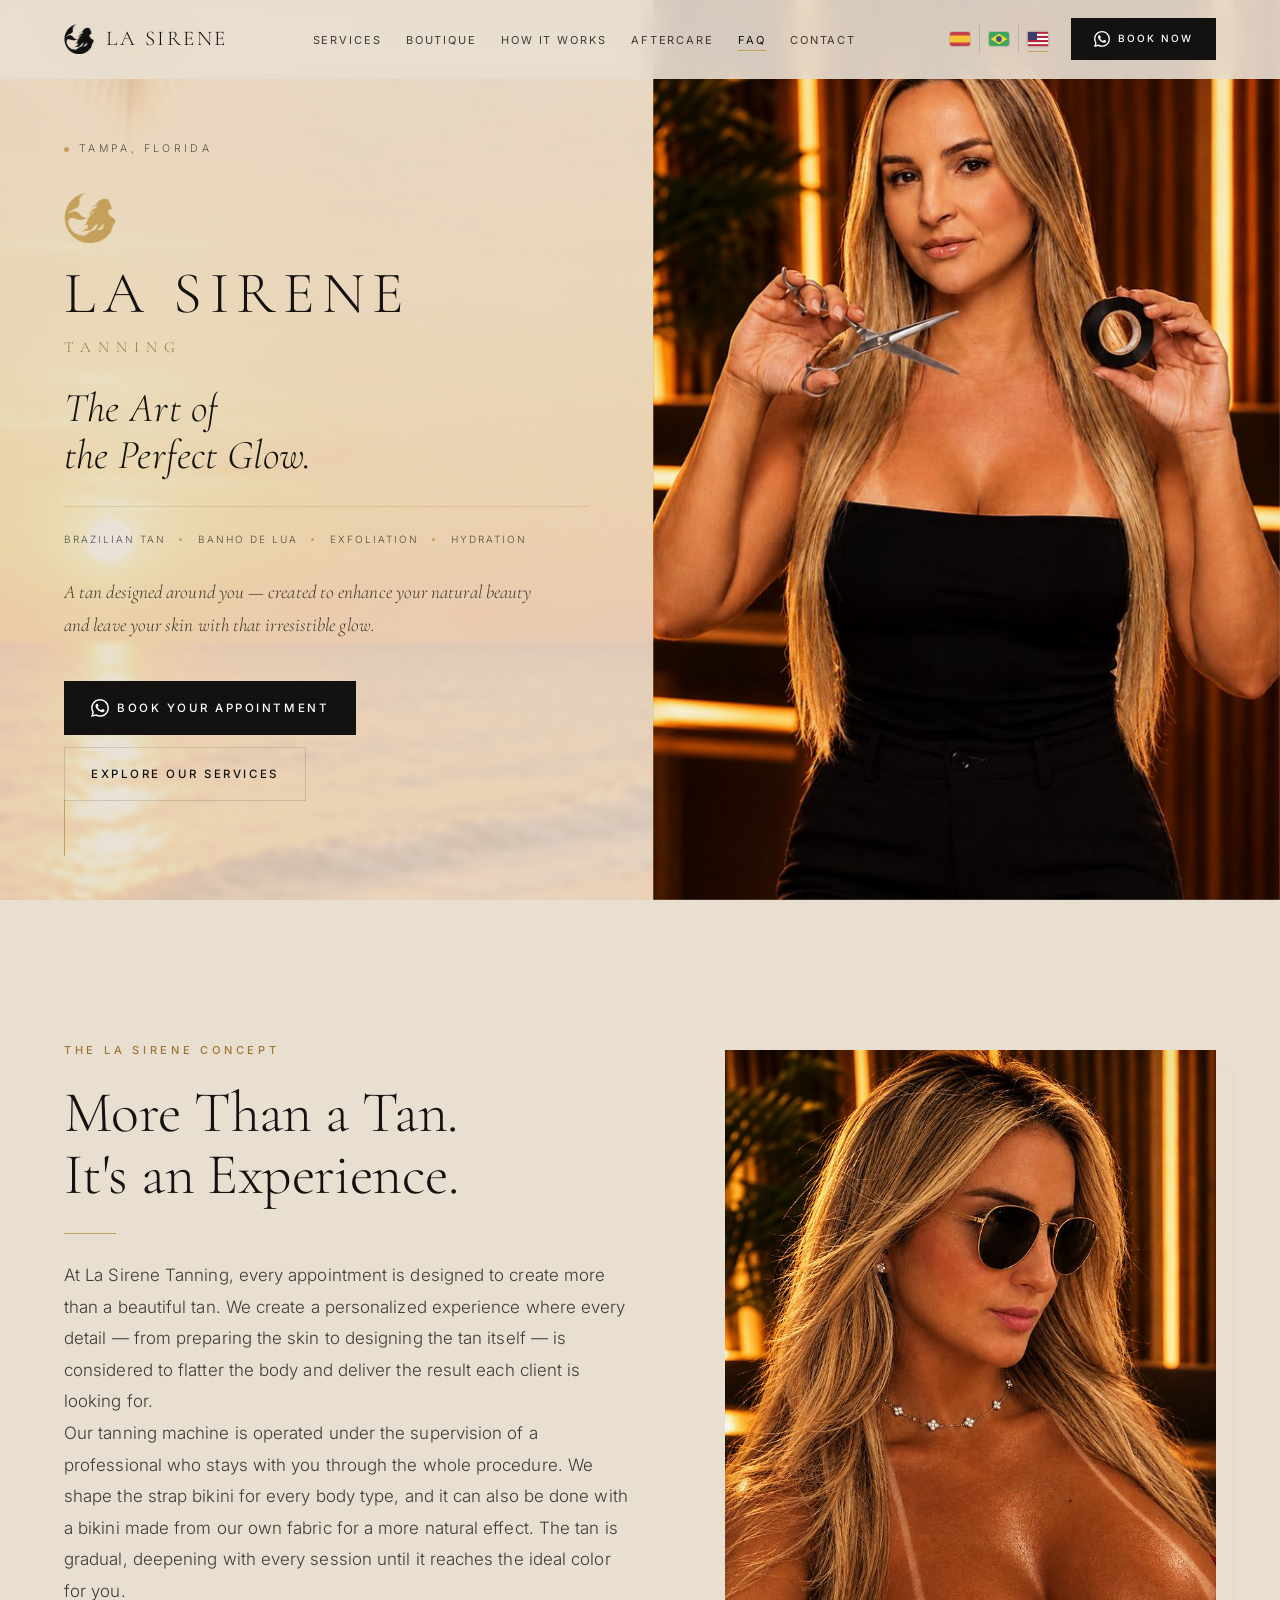
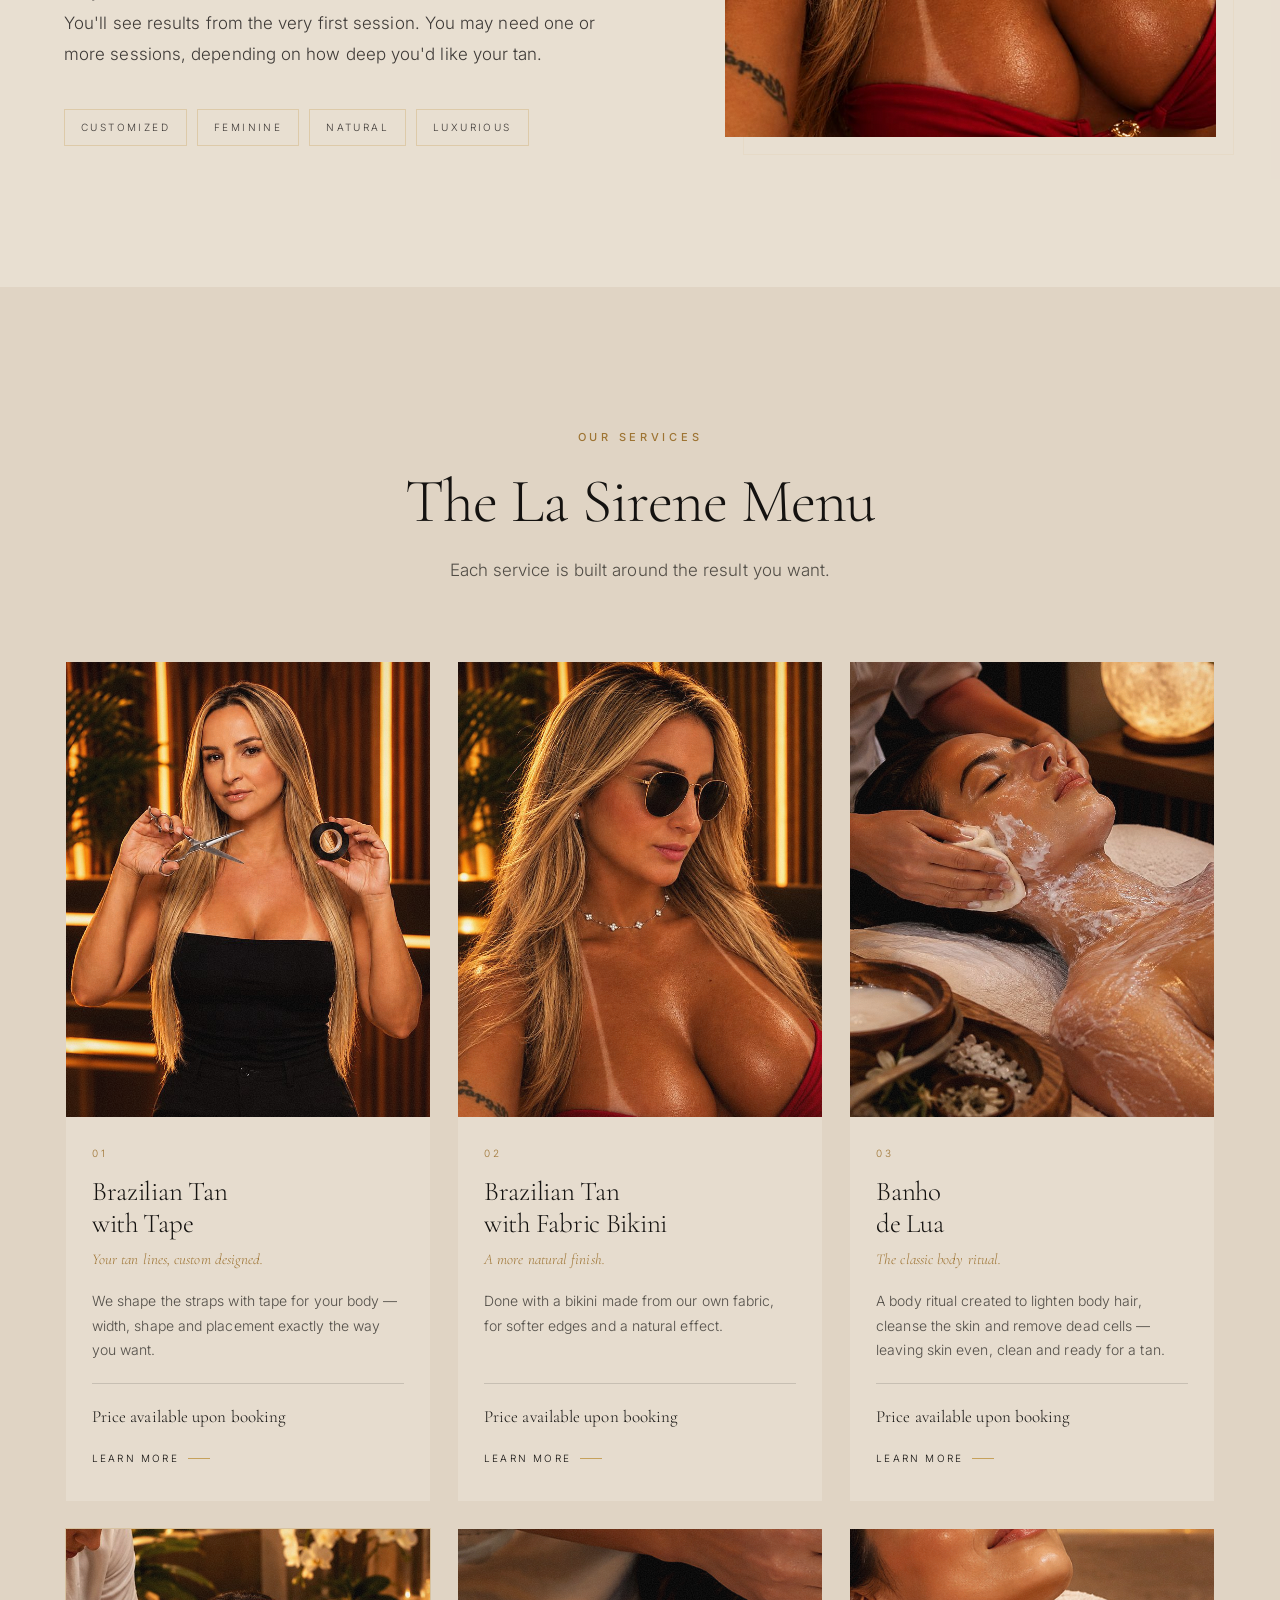
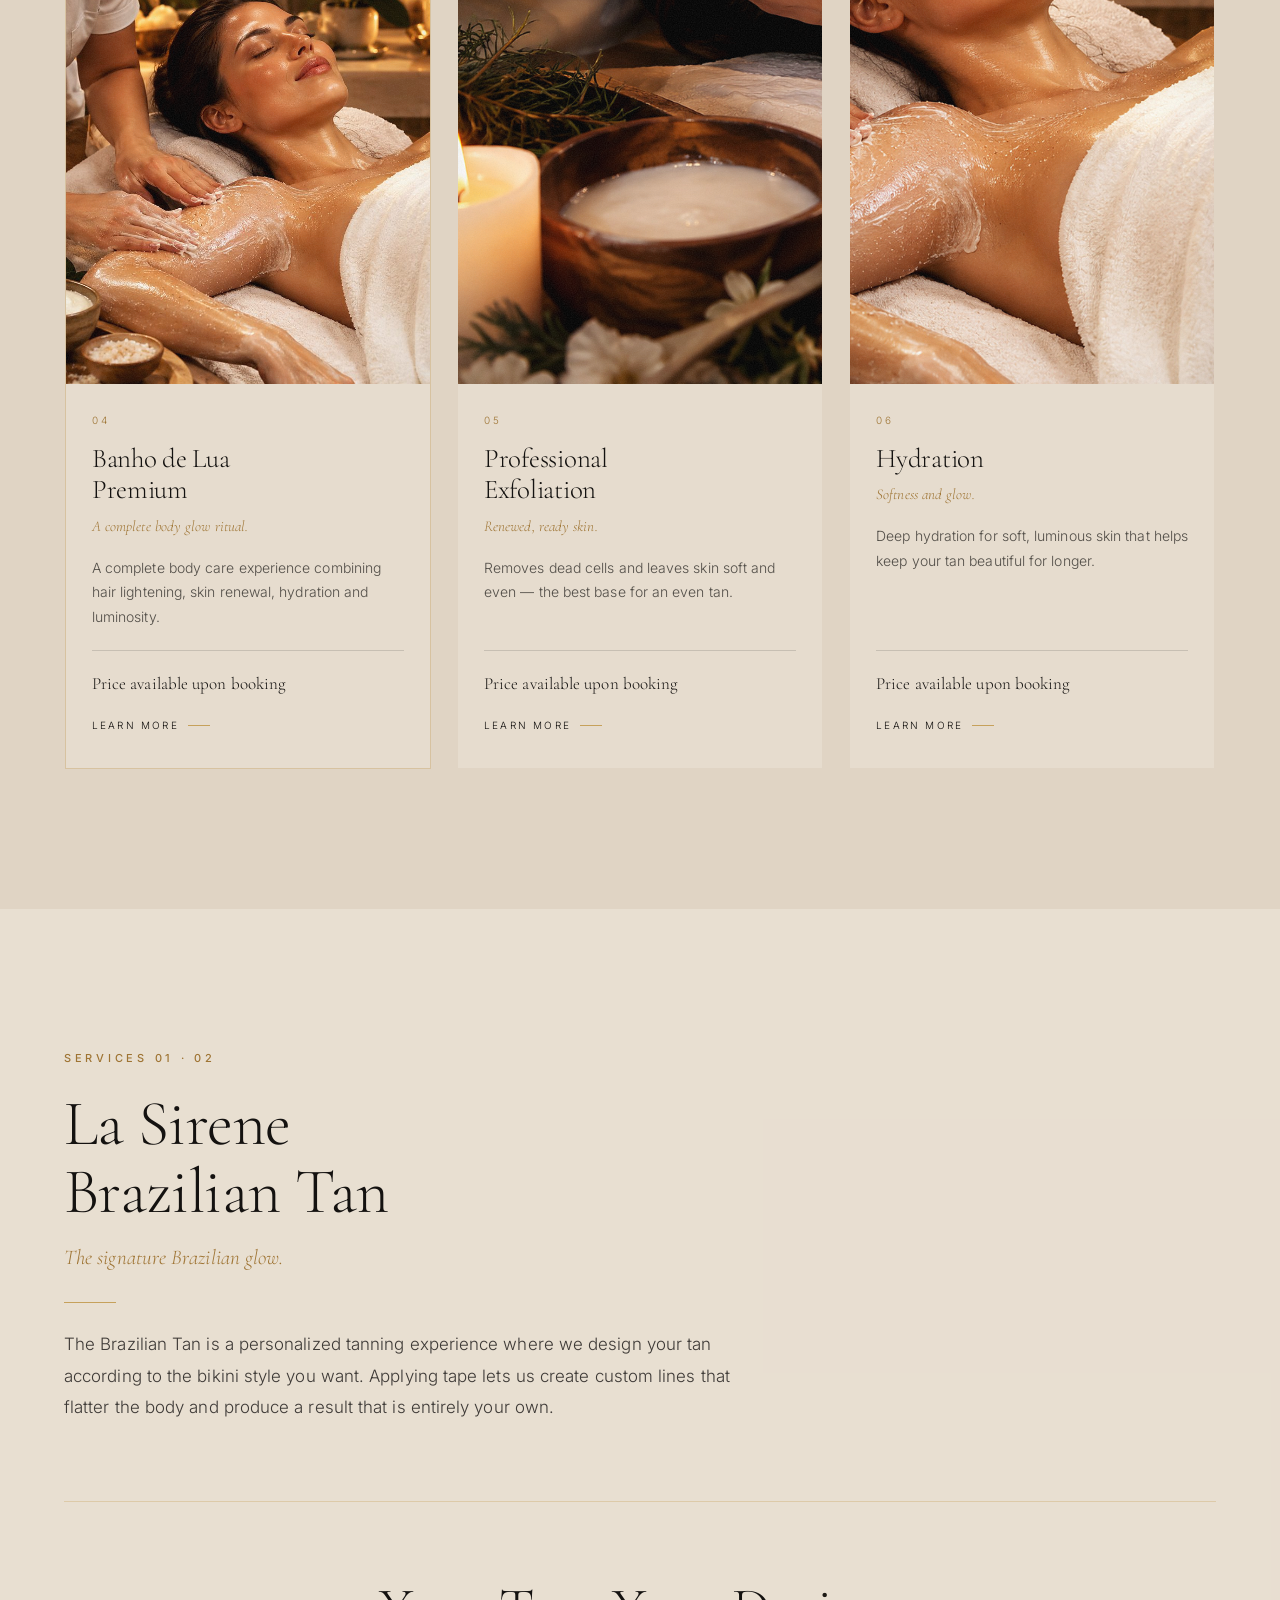
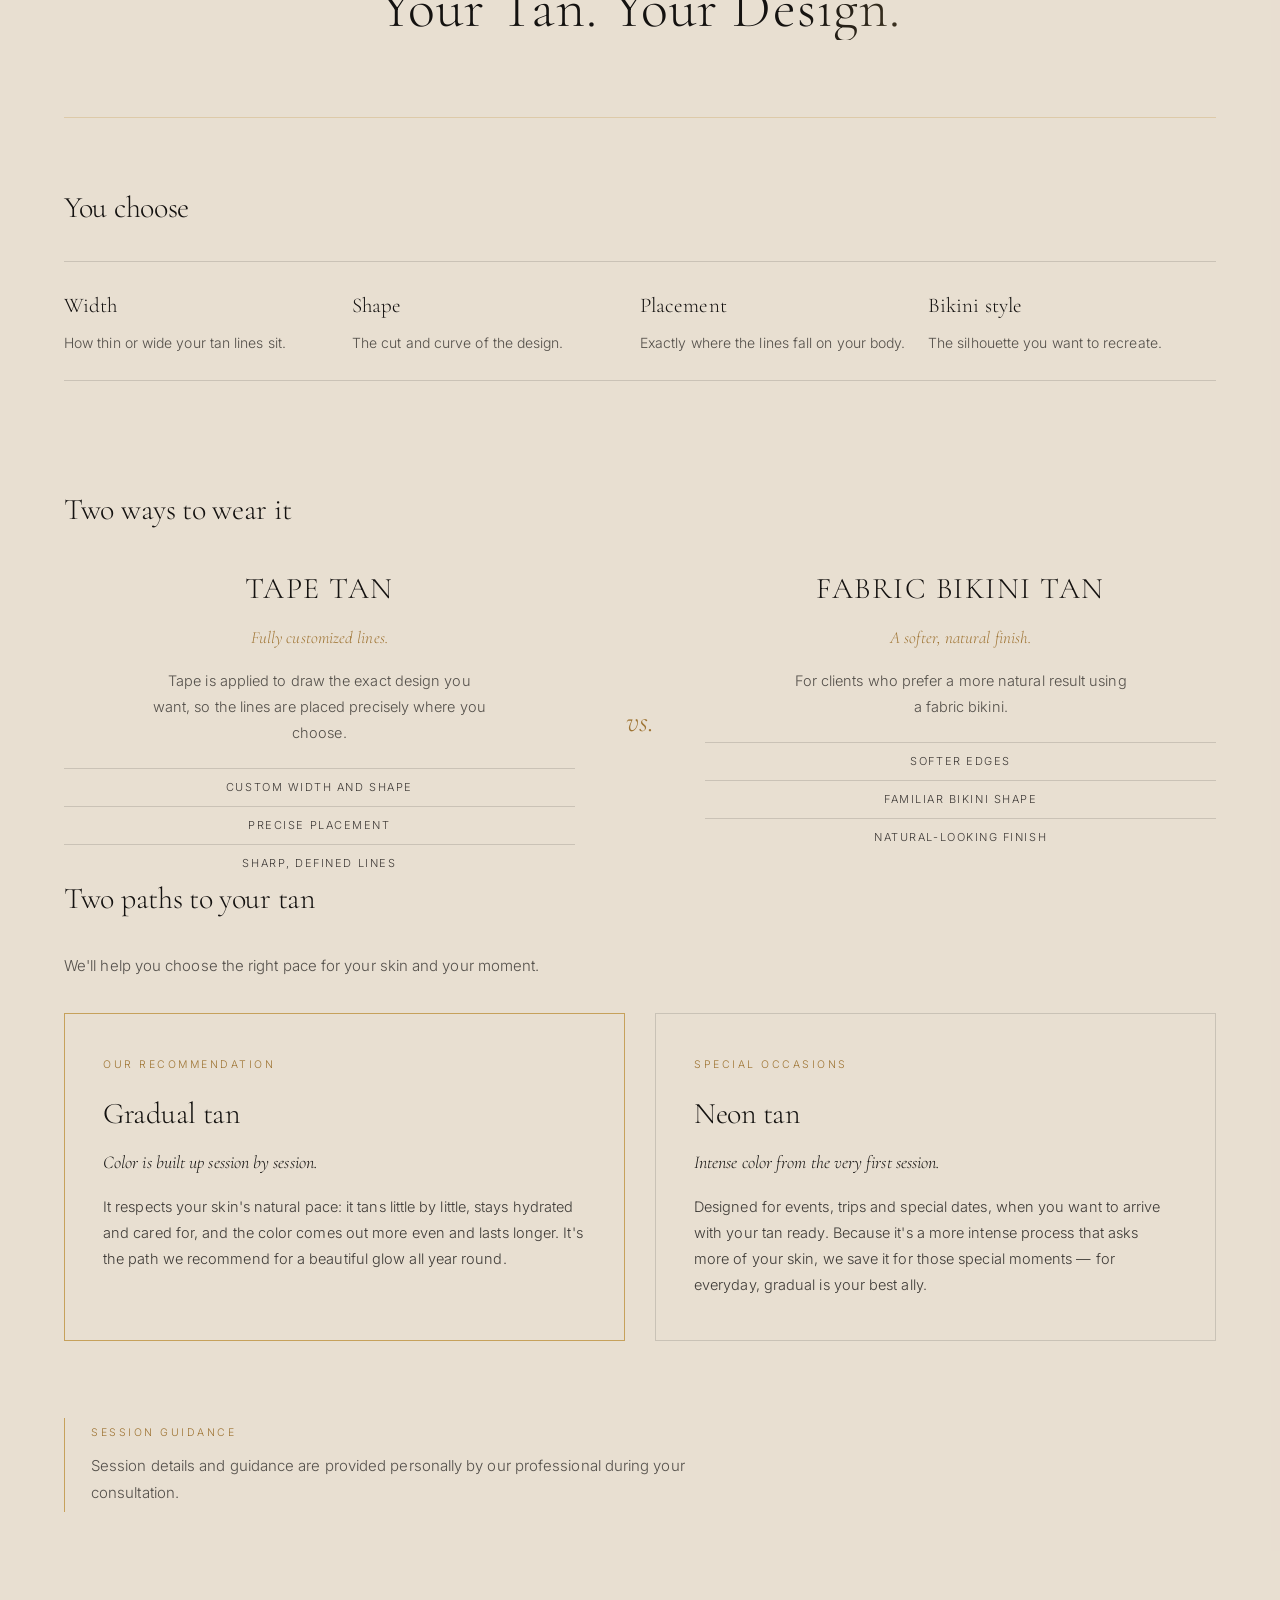
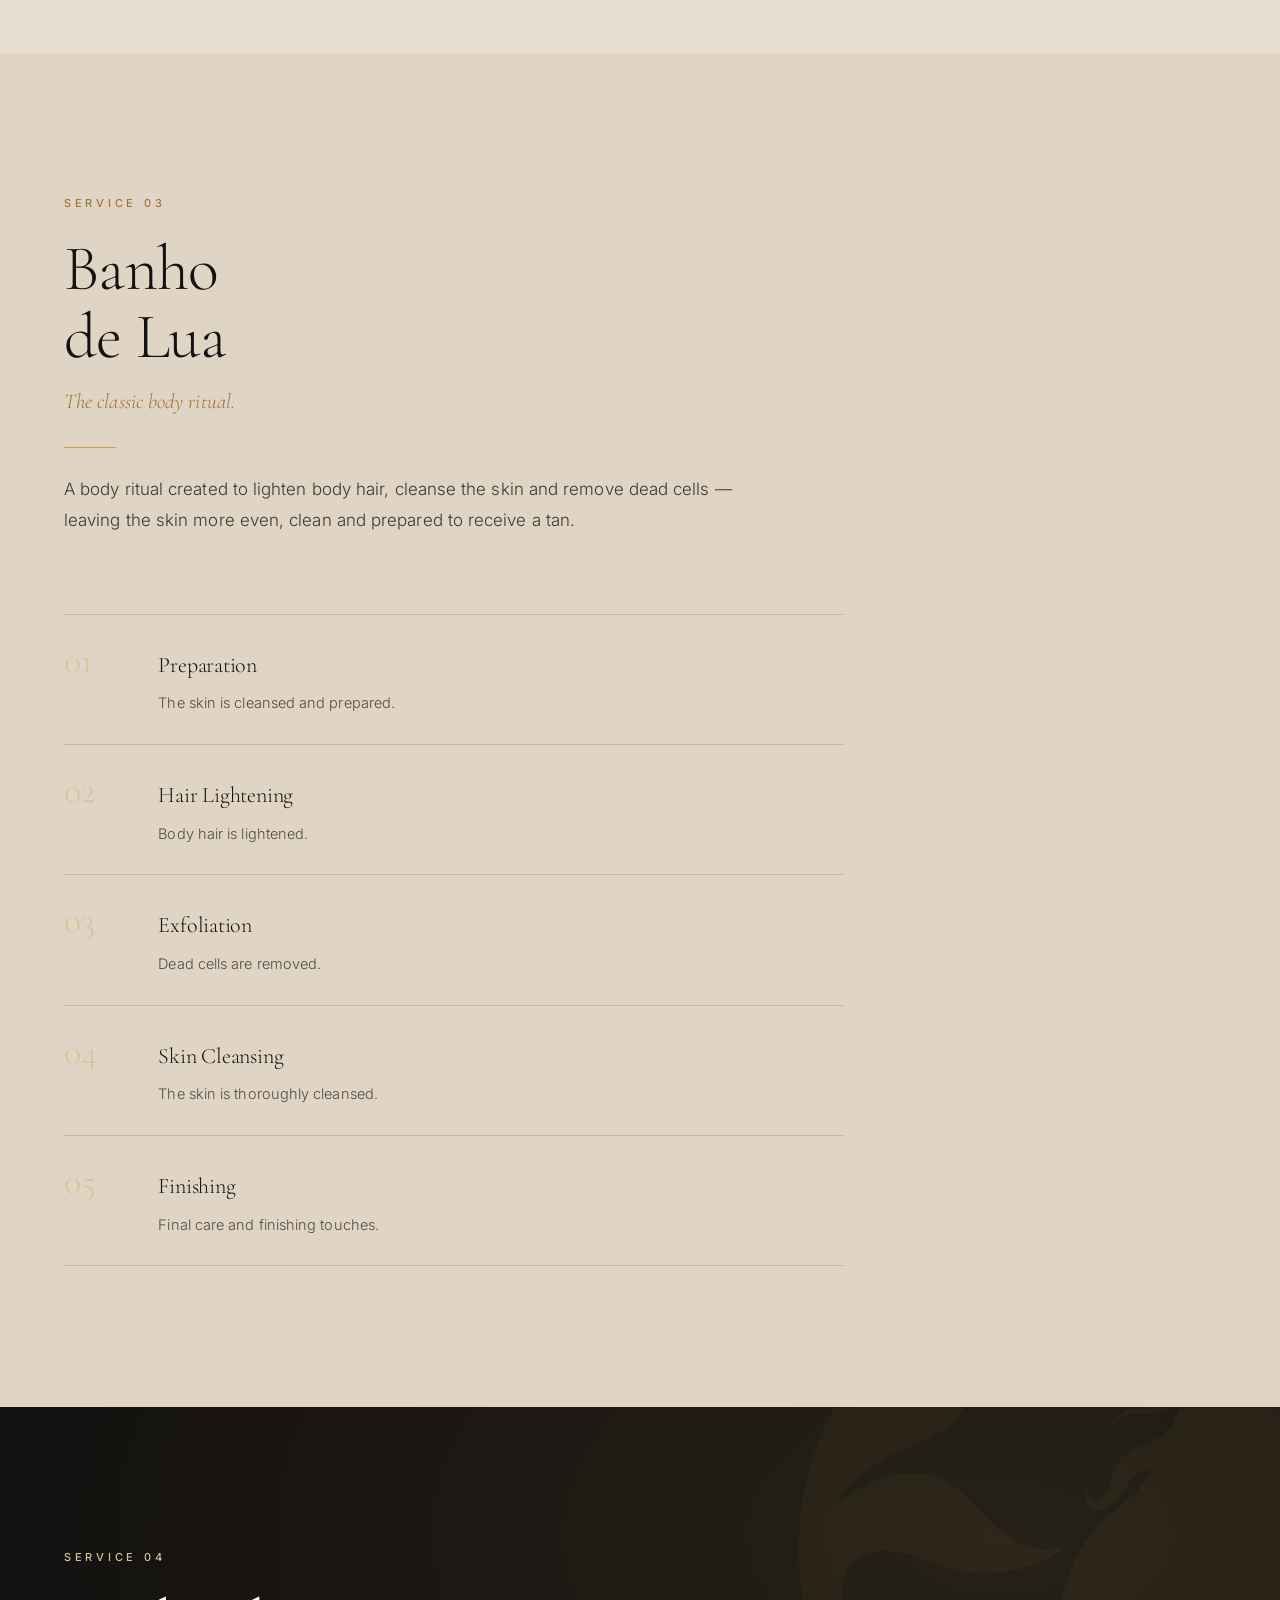
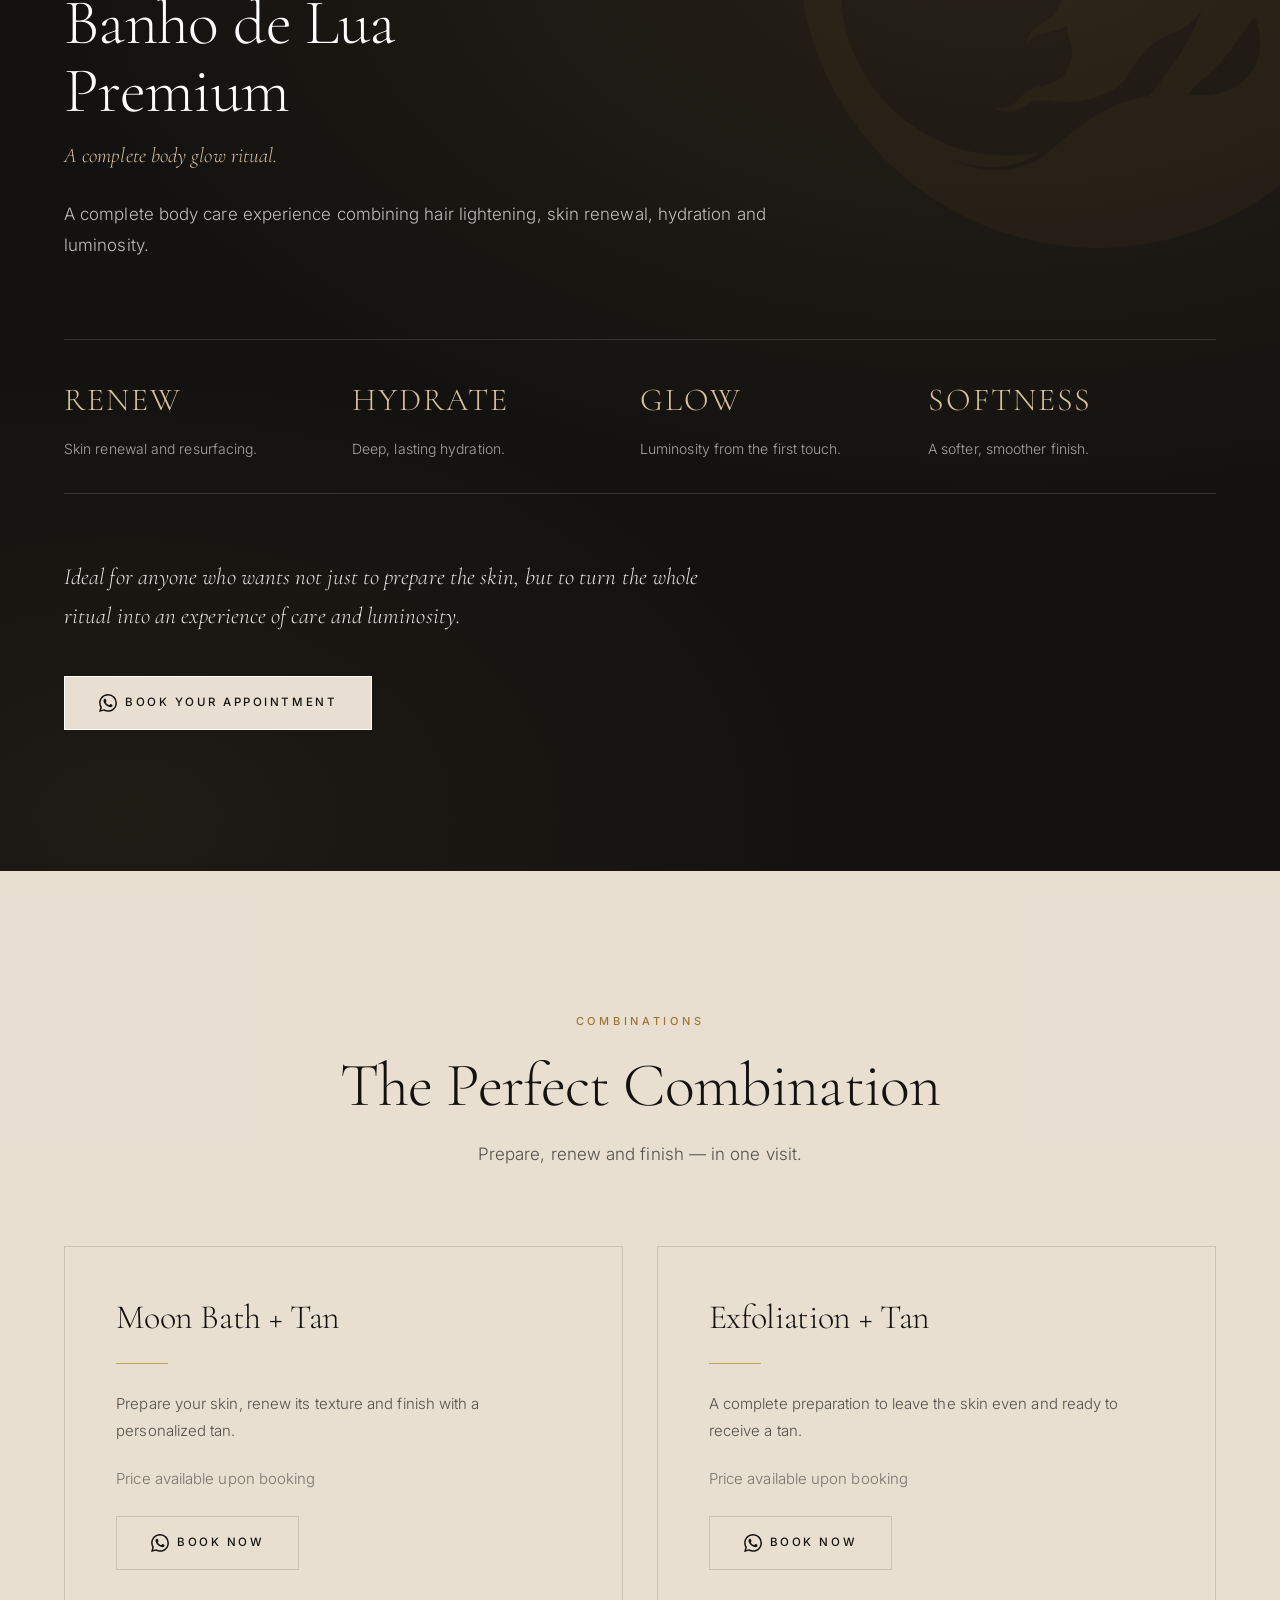
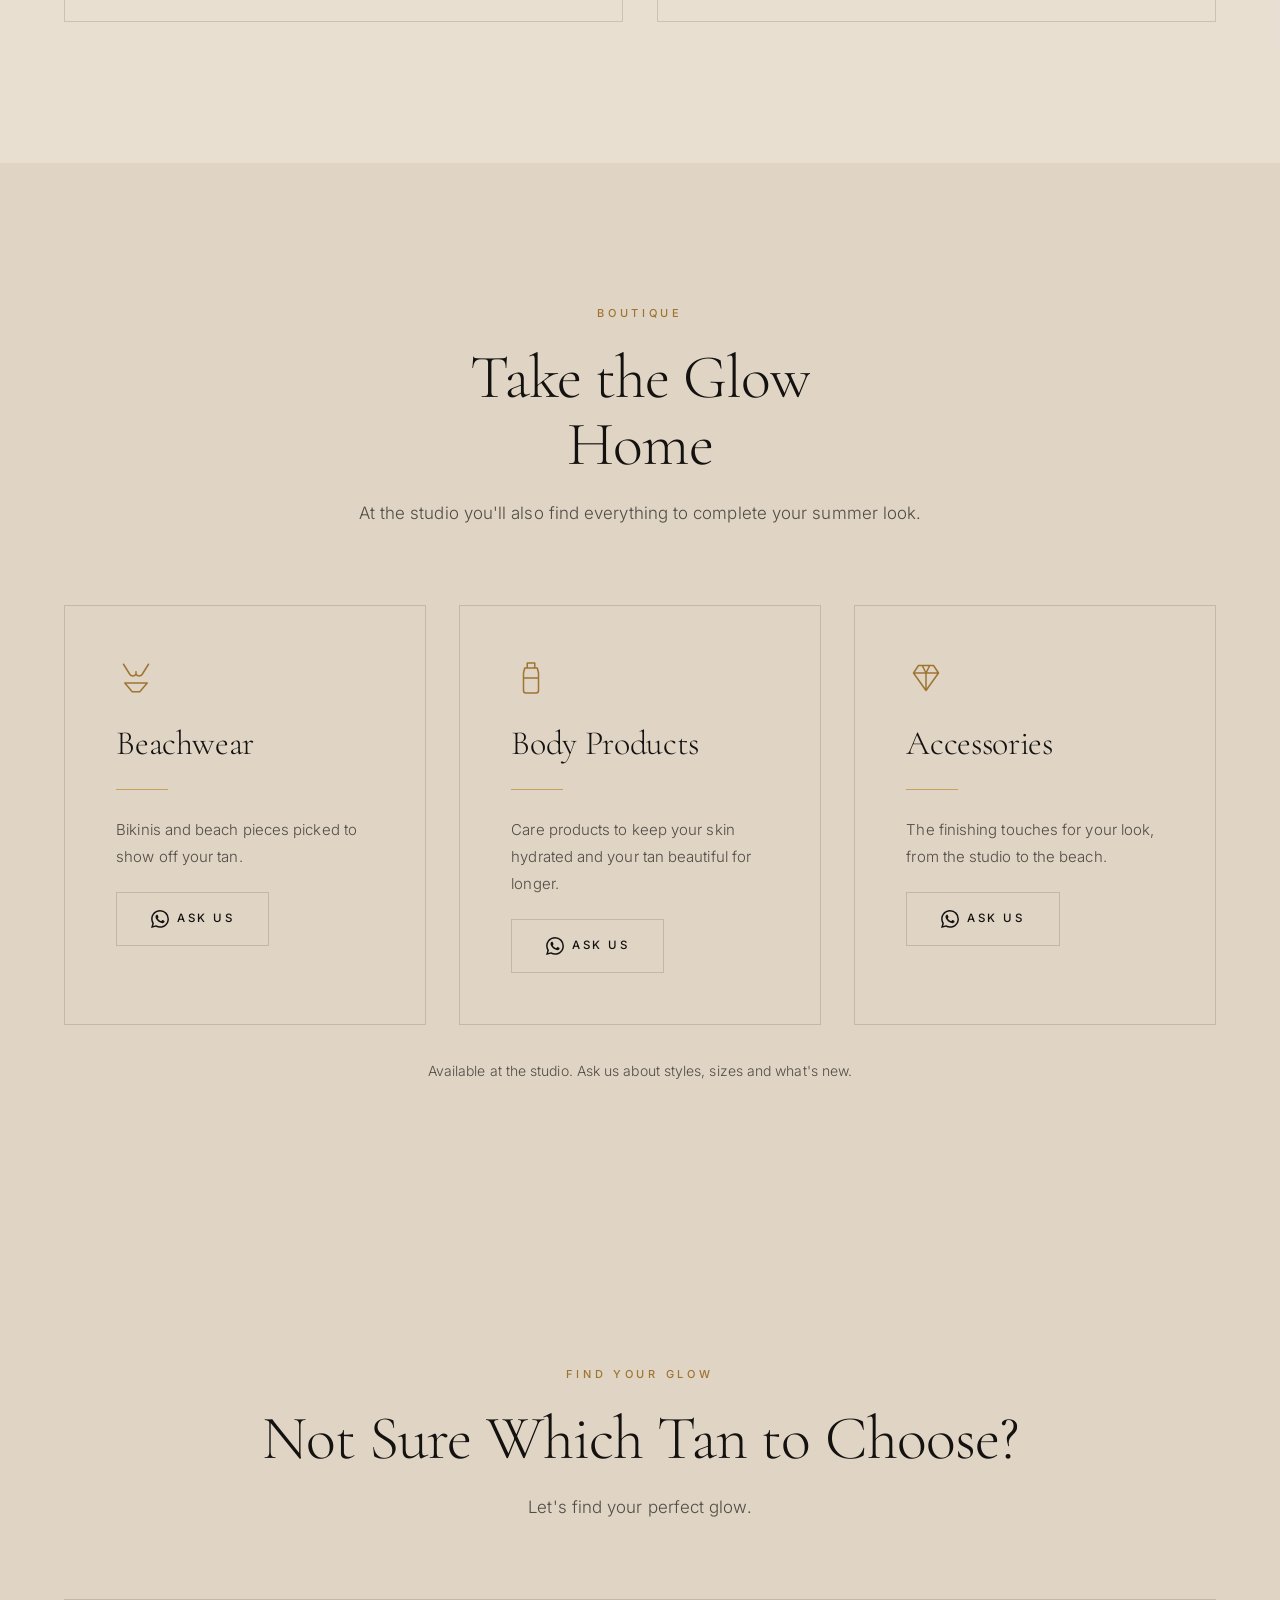
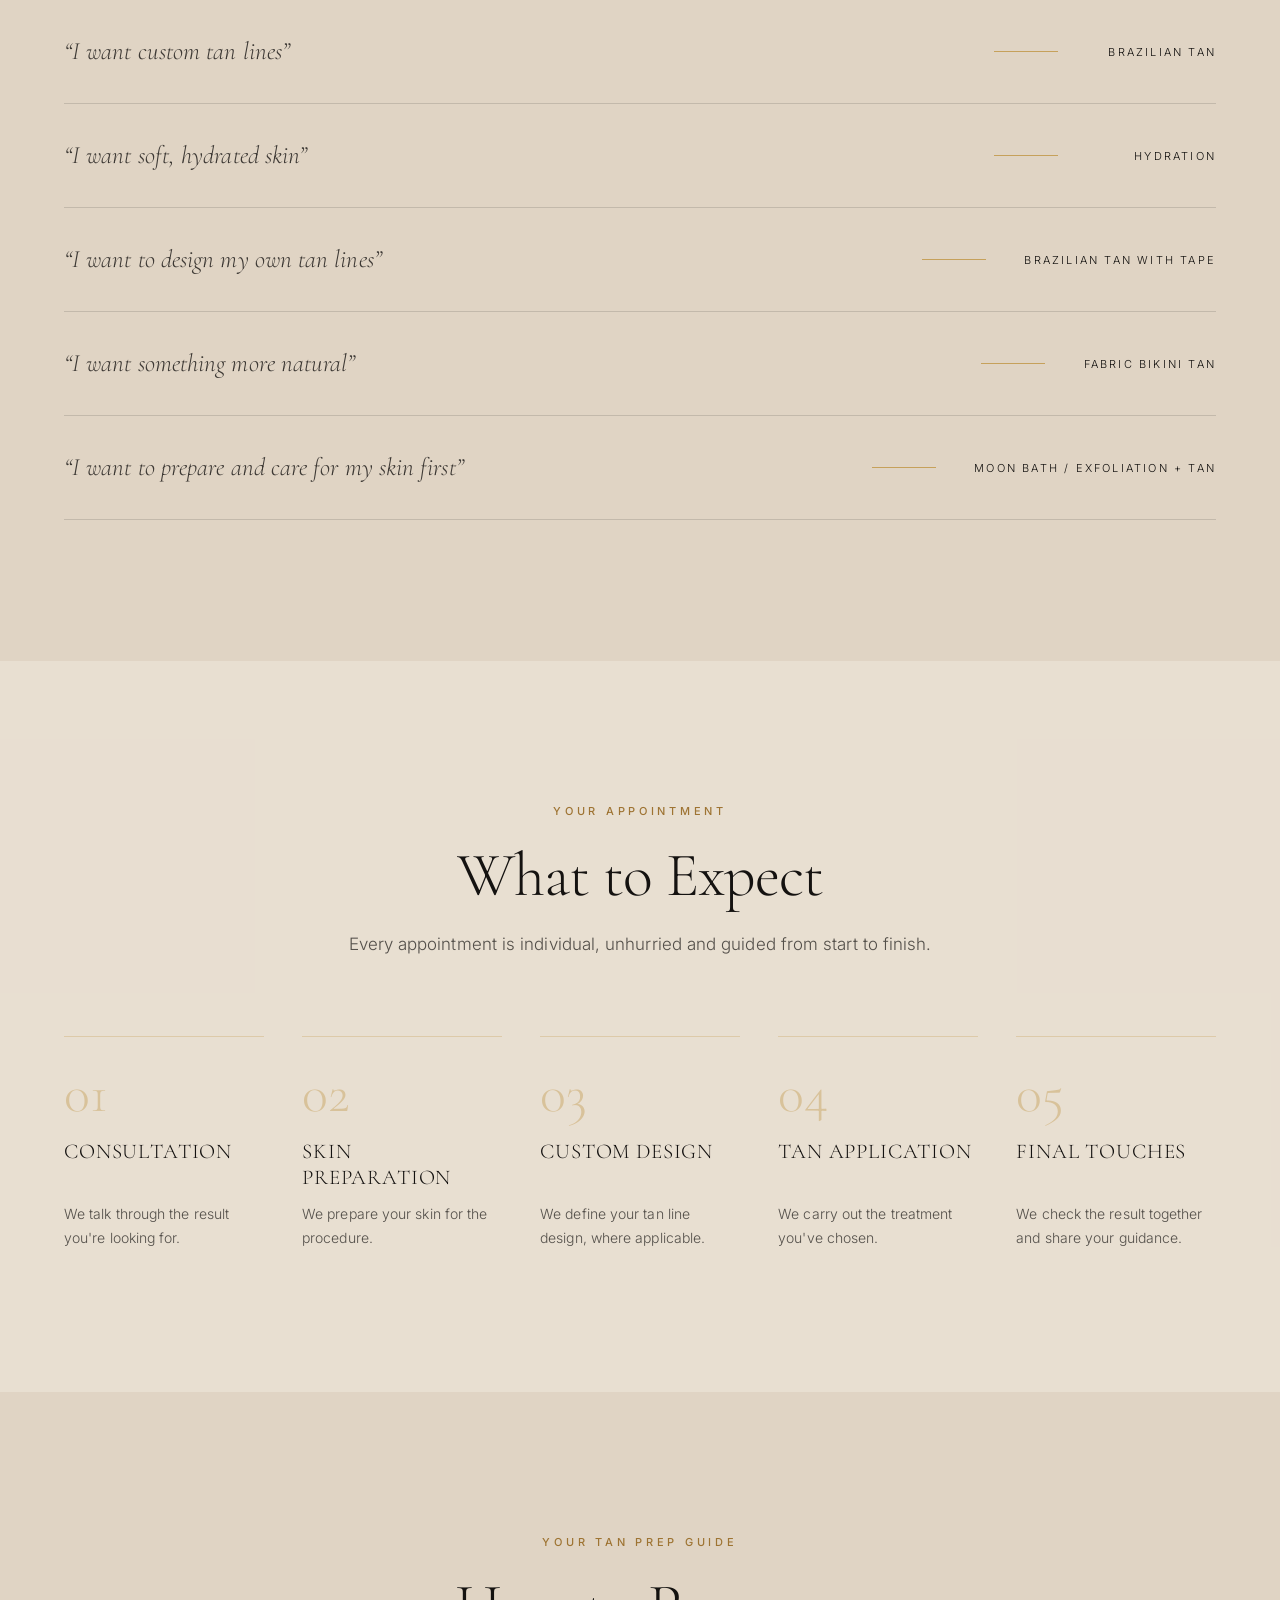
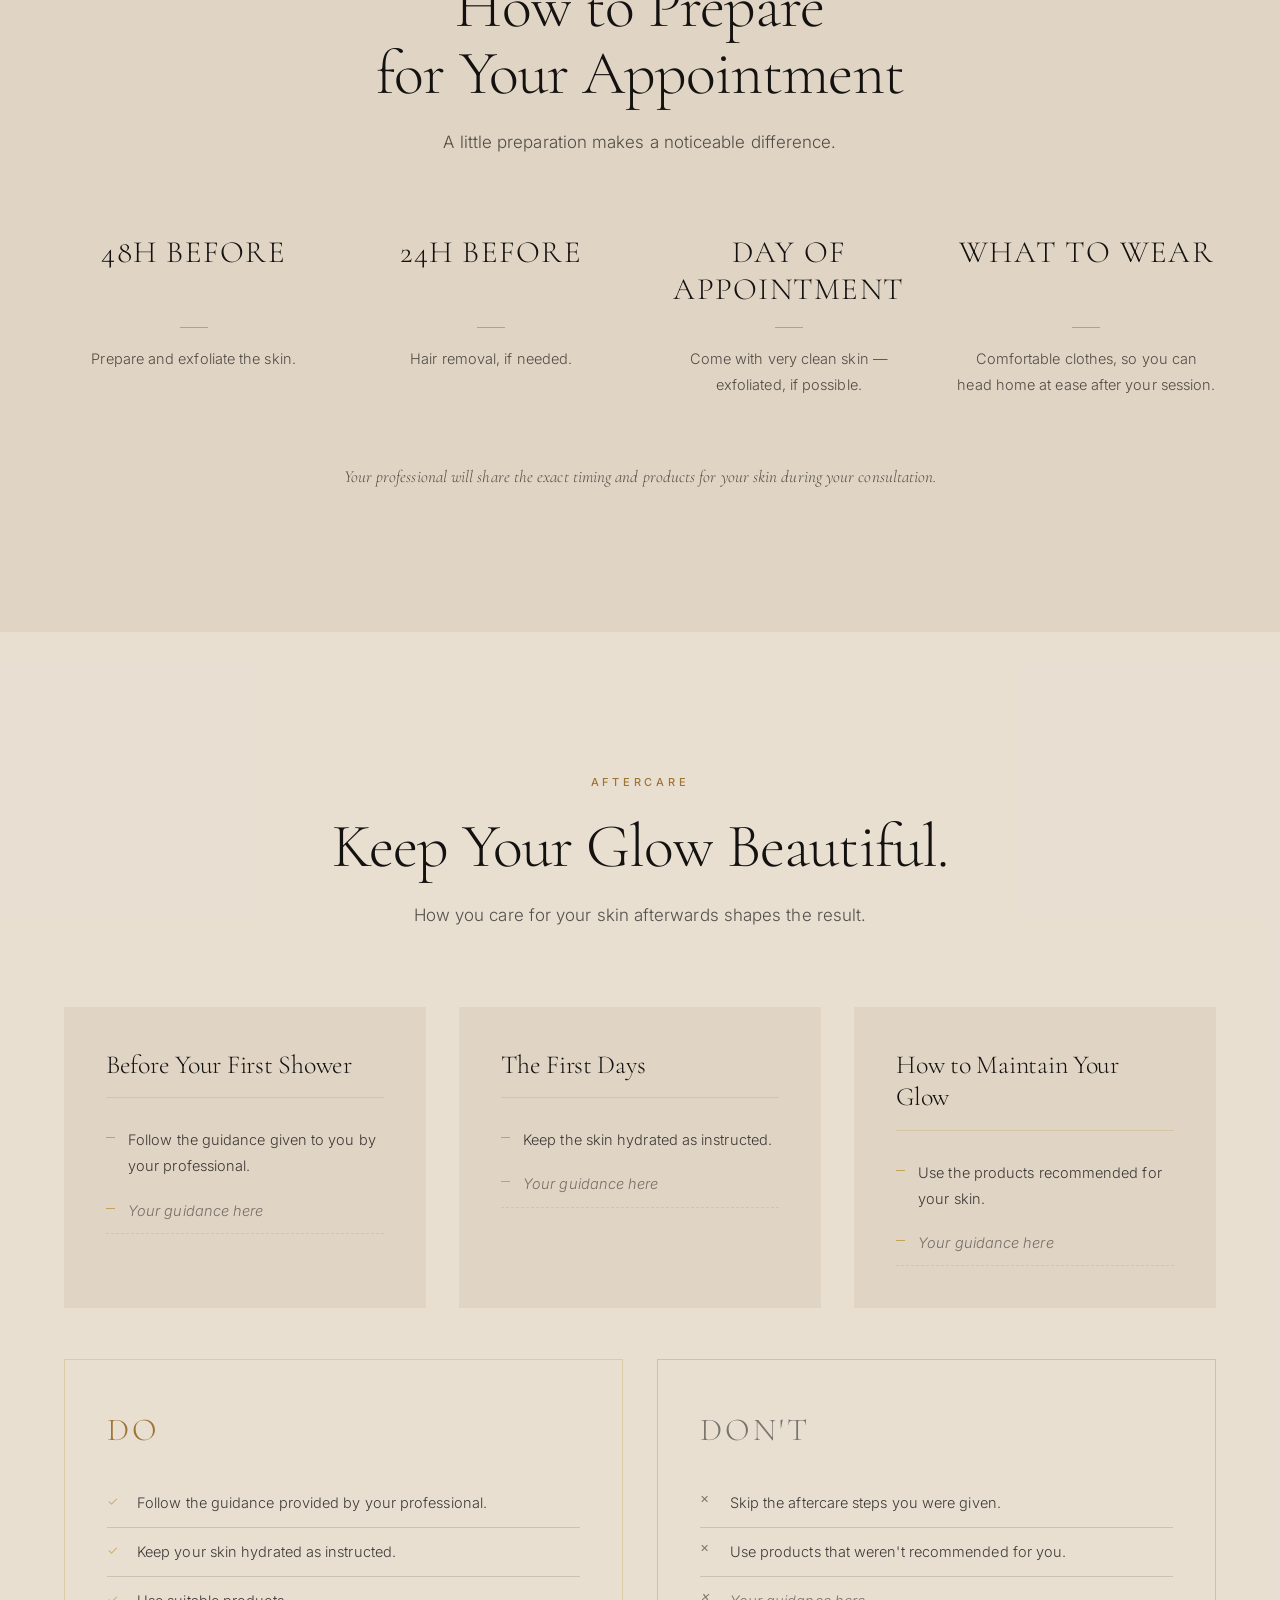
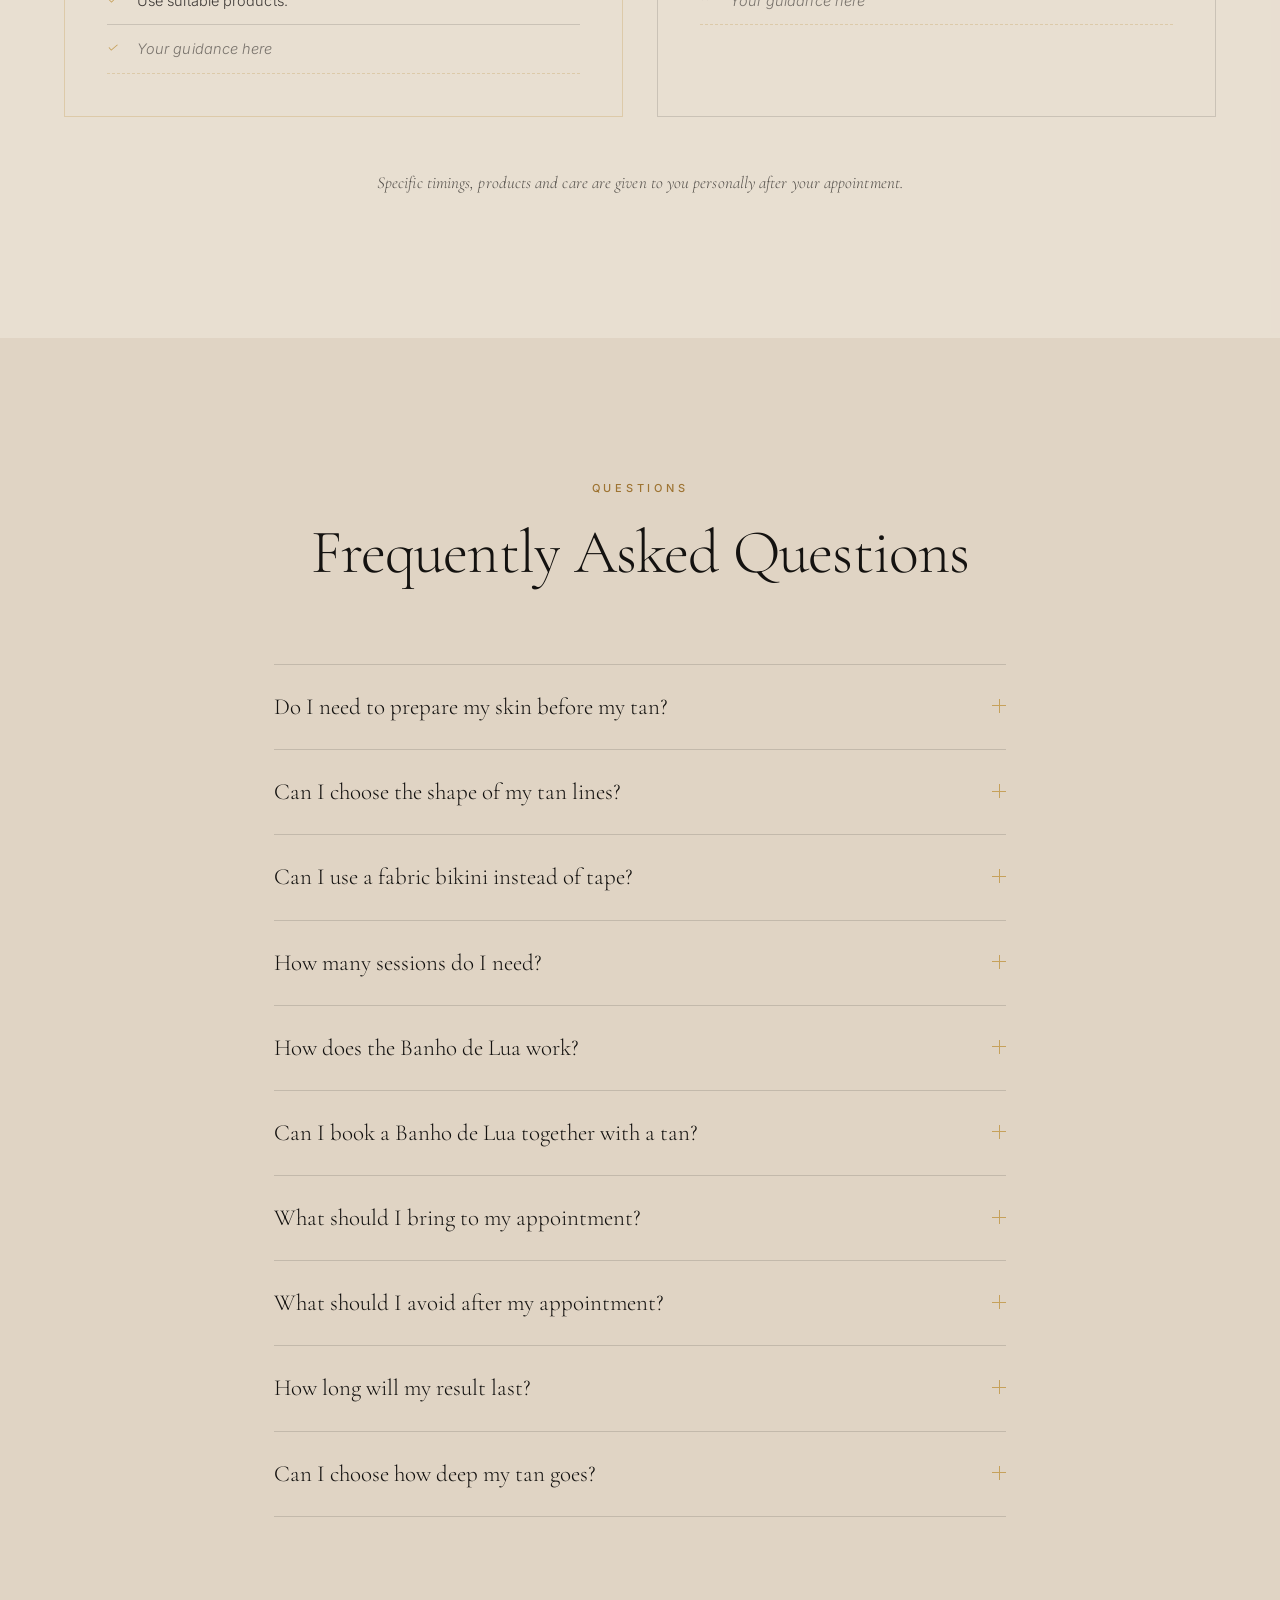
<file: en/index.html>
<!DOCTYPE html>
<html lang="en-US">
<head>
<meta charset="utf-8">
<meta name="viewport" content="width=device-width, initial-scale=1, viewport-fit=cover">
<title>La Sirene Tanning | Brazilian Tan, Banho de Lua &amp; Boutique in Tampa, FL</title>
<meta name="description" content="Luxury Brazilian tanning studio in Tampa, Florida. Custom Brazilian tan with tape or a fabric bikini, Banho de Lua, professional exfoliation and hydration, plus beachwear, body products and accessories. Book your appointment at La Sirene Tanning.">
<meta name="keywords" content="Brazilian Tan Tampa, Brazilian Tanning Tampa FL, Tape Tan Tampa, Exfoliation Tampa, Brazilian Tan near Tampa, Body Glow Tampa, Moon Bath Tampa, Luxury Tanning Tampa, Tanning Salon Tampa">
<meta name="robots" content="noindex, nofollow">
<link rel="canonical" href="https://la-sirene-tanning.vercel.app/en/">
<link rel="alternate" hreflang="es" href="https://la-sirene-tanning.vercel.app/">
<link rel="alternate" hreflang="pt-BR" href="https://la-sirene-tanning.vercel.app/pt/">
<link rel="alternate" hreflang="en-US" href="https://la-sirene-tanning.vercel.app/en/">
<link rel="alternate" hreflang="x-default" href="https://la-sirene-tanning.vercel.app/">
<meta property="og:type" content="website">
<meta property="og:title" content="La Sirene Tanning | Brazilian Tan, Banho de Lua &amp; Boutique in Tampa, FL">
<meta property="og:description" content="Luxury Brazilian tanning studio in Tampa, Florida. Custom Brazilian tan with tape or a fabric bikini, Banho de Lua, professional exfoliation and hydration, plus beachwear, body products and accessories. Book your appointment at La Sirene Tanning.">
<meta property="og:locale" content="en_US">
<meta name="theme-color" content="#E8DFD2">
<link rel="icon" href="/assets/logo/lasirene-mark-black.png?v=1c8ee7c1">
<link rel="apple-touch-icon" href="/assets/logo/lasirene-mark-black.png?v=1c8ee7c1">
<link rel="preconnect" href="https://fonts.googleapis.com">
<link rel="preconnect" href="https://fonts.gstatic.com" crossorigin>
<link href="https://fonts.googleapis.com/css2?family=Cormorant+Garamond:ital,wght@0,300;0,400;0,500;0,600;1,300;1,400&family=Inter:wght@300;400;500;600&display=swap" rel="stylesheet">
<link rel="stylesheet" href="/assets/css/style.css?v=5c6bc411">
<noscript><style>
[data-reveal]{opacity:1!important;transform:none!important}
[data-reveal] .media::after{display:none!important}
[data-reveal] .media img{transform:none!important}
.rule{transform:scaleX(1)!important}
.intro{display:none!important}
.hero__mark,.hero__eyebrow,.hero__services,.hero__quote,.hero__cta{
opacity:1!important;transform:none!important}
</style></noscript>
<script type="application/ld+json">{"@context": "https://schema.org", "@type": "BeautySalon", "name": "La Sirene Tanning", "description": "Luxury Brazilian tanning studio in Tampa, Florida. Custom Brazilian tan with tape or a fabric bikini, Banho de Lua, professional exfoliation and hydration, plus beachwear, body products and accessories. Book your appointment at La Sirene Tanning.", "address": {"@type": "PostalAddress", "addressLocality": "Tampa", "addressRegion": "FL", "addressCountry": "US"}, "areaServed": "Tampa, Florida", "sameAs": ["https://www.instagram.com/lasirene_tampa"], "url": "https://la-sirene-tanning.vercel.app", "makesOffer": [{"@type": "Offer", "itemOffered": {"@type": "Service", "name": "Brazilian Tan with Tape"}}, {"@type": "Offer", "itemOffered": {"@type": "Service", "name": "Brazilian Tan with Fabric Bikini"}}, {"@type": "Offer", "itemOffered": {"@type": "Service", "name": "Banho de Lua"}}, {"@type": "Offer", "itemOffered": {"@type": "Service", "name": "Banho de Lua Premium"}}, {"@type": "Offer", "itemOffered": {"@type": "Service", "name": "Professional Exfoliation"}}, {"@type": "Offer", "itemOffered": {"@type": "Service", "name": "Hydration"}}]}</script>
</head>
<body id="top">
<div class="intro" aria-hidden="true">
  <div>
    <img src="/assets/logo/lasirene-mark-gold.png?v=dbdfcf7e" alt="" class="intro__mark">
    <p class="intro__word">La Sirene</p>
  </div>
</div>
<div class="grain" aria-hidden="true"></div>

<header class="nav" id="nav">
  <div class="nav__inner">
    <a class="nav__brand" href="#top" aria-label="La Sirene Tanning — home">
      <img src="/assets/logo/lasirene-mark-black.png?v=1c8ee7c1" alt="" class="nav__mark">
      <span class="nav__word">La Sirene</span>
    </a>
    <nav class="nav__links" aria-label="Main navigation">
      <ul><li><a href="#services" data-nav>Services</a></li><li><a href="#boutique" data-nav>Boutique</a></li><li><a href="#how-it-works" data-nav>How It Works</a></li><li><a href="#aftercare" data-nav>Aftercare</a></li><li><a href="#faq" data-nav>FAQ</a></li><li><a href="#contact" data-nav>Contact</a></li></ul>
    </nav>
    <div class="nav__actions">
      <div class="lang" role="group" aria-label="Language"><a href="/" hreflang="es" lang="es" title="Español"><svg class="flag" viewBox="0 0 20 14" width="20" height="14" aria-hidden="true" focusable="false"><rect width="20" height="14" fill="#C60B1E"/><rect y="3.5" width="20" height="7" fill="#FFC400"/></svg><span>ES</span></a><a href="/pt/" hreflang="pt-BR" lang="pt-BR" title="Português"><svg class="flag" viewBox="0 0 20 14" width="20" height="14" aria-hidden="true" focusable="false"><rect width="20" height="14" fill="#009B3A"/><path d="M10 1.7 18.3 7 10 12.3 1.7 7Z" fill="#FEDF00"/><circle cx="10" cy="7" r="2.9" fill="#002776"/></svg><span>PT</span></a><a href="/en/" hreflang="en-US" aria-current="true" lang="en-US" title="English"><svg class="flag" viewBox="0 0 20 14" width="20" height="14" aria-hidden="true" focusable="false"><rect width="20" height="14" fill="#FFFFFF"/><g fill="#B22234"><rect width="20" height="2"/><rect y="4" width="20" height="2"/><rect y="8" width="20" height="2"/><rect y="12" width="20" height="2"/></g><rect width="9" height="8" fill="#3C3B6E"/></svg><span>EN</span></a></div>
      <a class="btn btn--nav" href="https://wa.me/18136797327?text=Hi%21%20I%27d%20like%20to%20book%20an%20appointment%20at%20La%20Sirene%20Tanning." target="_blank" rel="noopener"><svg class="btn__zap" viewBox="0 0 24 24" width="18" height="18" aria-hidden="true" focusable="false"><path fill="currentColor" d="M17.472 14.382c-.297-.149-1.758-.867-2.03-.967-.273-.099-.471-.148-.67.15-.197.297-.767.966-.94 1.164-.173.199-.347.223-.644.075-.297-.15-1.255-.463-2.39-1.475-.883-.788-1.48-1.761-1.653-2.059-.173-.297-.018-.458.13-.606.134-.133.298-.347.446-.52.149-.174.198-.298.298-.497.099-.198.05-.371-.025-.52-.075-.149-.669-1.612-.916-2.207-.242-.579-.487-.5-.669-.51a12.8 12.8 0 0 0-.57-.01c-.198 0-.52.074-.792.372-.272.297-1.04 1.016-1.04 2.479 0 1.462 1.065 2.875 1.213 3.074.149.198 2.096 3.2 5.077 4.487.709.306 1.262.489 1.694.625.712.227 1.36.195 1.872.118.571-.085 1.758-.719 2.006-1.413.248-.694.248-1.289.173-1.413-.074-.124-.272-.198-.57-.347m-5.421 7.403h-.004a9.87 9.87 0 0 1-5.031-1.378l-.361-.214-3.741.982.998-3.648-.235-.374a9.86 9.86 0 0 1-1.51-5.26c.001-5.45 4.436-9.884 9.888-9.884 2.64 0 5.122 1.03 6.988 2.898a9.825 9.825 0 0 1 2.893 6.994c-.003 5.45-4.437 9.884-9.885 9.884m8.413-18.297A11.815 11.815 0 0 0 12.05 0C5.495 0 .16 5.335.157 11.892c0 2.096.547 4.142 1.588 5.945L.057 24l6.305-1.654a11.882 11.882 0 0 0 5.683 1.448h.005c6.554 0 11.89-5.335 11.893-11.893a11.821 11.821 0 0 0-3.48-8.413Z"/></svg><span>Book Now</span></a>
      <button class="nav__toggle" id="navToggle" aria-label="Open menu" aria-expanded="false" aria-controls="mobileMenu">
        <span></span><span></span>
      </button>
    </div>
  </div>
</header>

<div class="menu" id="mobileMenu" aria-hidden="true">
  <div class="menu__inner">
    <img src="/assets/logo/lasirene-mark-gold.png?v=dbdfcf7e" alt="" class="menu__mark">
    <nav aria-label="Main navigation"><ul><li><a href="#services" data-nav>Services</a></li><li><a href="#boutique" data-nav>Boutique</a></li><li><a href="#how-it-works" data-nav>How It Works</a></li><li><a href="#aftercare" data-nav>Aftercare</a></li><li><a href="#faq" data-nav>FAQ</a></li><li><a href="#contact" data-nav>Contact</a></li></ul></nav>
    <div class="menu__foot">
      <div class="lang lang--menu" role="group" aria-label="Language"><a href="/" hreflang="es" lang="es" title="Español"><svg class="flag" viewBox="0 0 20 14" width="20" height="14" aria-hidden="true" focusable="false"><rect width="20" height="14" fill="#C60B1E"/><rect y="3.5" width="20" height="7" fill="#FFC400"/></svg><span>ES</span></a><a href="/pt/" hreflang="pt-BR" lang="pt-BR" title="Português"><svg class="flag" viewBox="0 0 20 14" width="20" height="14" aria-hidden="true" focusable="false"><rect width="20" height="14" fill="#009B3A"/><path d="M10 1.7 18.3 7 10 12.3 1.7 7Z" fill="#FEDF00"/><circle cx="10" cy="7" r="2.9" fill="#002776"/></svg><span>PT</span></a><a href="/en/" hreflang="en-US" aria-current="true" lang="en-US" title="English"><svg class="flag" viewBox="0 0 20 14" width="20" height="14" aria-hidden="true" focusable="false"><rect width="20" height="14" fill="#FFFFFF"/><g fill="#B22234"><rect width="20" height="2"/><rect y="4" width="20" height="2"/><rect y="8" width="20" height="2"/><rect y="12" width="20" height="2"/></g><rect width="9" height="8" fill="#3C3B6E"/></svg><span>EN</span></a></div>
      <a class="btn btn--primary" href="https://wa.me/18136797327?text=Hi%21%20I%27d%20like%20to%20book%20an%20appointment%20at%20La%20Sirene%20Tanning." target="_blank" rel="noopener"><svg class="btn__zap" viewBox="0 0 24 24" width="18" height="18" aria-hidden="true" focusable="false"><path fill="currentColor" d="M17.472 14.382c-.297-.149-1.758-.867-2.03-.967-.273-.099-.471-.148-.67.15-.197.297-.767.966-.94 1.164-.173.199-.347.223-.644.075-.297-.15-1.255-.463-2.39-1.475-.883-.788-1.48-1.761-1.653-2.059-.173-.297-.018-.458.13-.606.134-.133.298-.347.446-.52.149-.174.198-.298.298-.497.099-.198.05-.371-.025-.52-.075-.149-.669-1.612-.916-2.207-.242-.579-.487-.5-.669-.51a12.8 12.8 0 0 0-.57-.01c-.198 0-.52.074-.792.372-.272.297-1.04 1.016-1.04 2.479 0 1.462 1.065 2.875 1.213 3.074.149.198 2.096 3.2 5.077 4.487.709.306 1.262.489 1.694.625.712.227 1.36.195 1.872.118.571-.085 1.758-.719 2.006-1.413.248-.694.248-1.289.173-1.413-.074-.124-.272-.198-.57-.347m-5.421 7.403h-.004a9.87 9.87 0 0 1-5.031-1.378l-.361-.214-3.741.982.998-3.648-.235-.374a9.86 9.86 0 0 1-1.51-5.26c.001-5.45 4.436-9.884 9.888-9.884 2.64 0 5.122 1.03 6.988 2.898a9.825 9.825 0 0 1 2.893 6.994c-.003 5.45-4.437 9.884-9.885 9.884m8.413-18.297A11.815 11.815 0 0 0 12.05 0C5.495 0 .16 5.335.157 11.892c0 2.096.547 4.142 1.588 5.945L.057 24l6.305-1.654a11.882 11.882 0 0 0 5.683 1.448h.005c6.554 0 11.89-5.335 11.893-11.893a11.821 11.821 0 0 0-3.48-8.413Z"/></svg><span>Book Your Appointment</span></a>
      <a class="menu__ig" href="https://www.instagram.com/lasirene_tampa" target="_blank" rel="noopener">@lasirene_tampa</a>
    </div>
  </div>
</div>

<section class="hero" aria-label="La Sirene Tanning">
  <div class="hero__text">
    <div class="hero__inner">
      <p class="hero__eyebrow"><span class="dot" aria-hidden="true"></span>Tampa, Florida</p>
      <img src="/assets/logo/lasirene-mark-gold.png?v=dbdfcf7e" alt="" class="hero__mark">
      <h1 class="hero__brand">La Sirene<span class="hero__brandsub">Tanning</span></h1>
      <p class="hero__title">The Art of<br>the Perfect Glow.</p>
      <ul class="hero__services"><li>Brazilian Tan</li><li>Banho de Lua</li><li>Exfoliation</li><li>Hydration</li></ul>
      <p class="hero__quote">A tan designed around you — created to enhance your natural beauty and leave your skin with that irresistible glow.</p>
      <div class="hero__cta">
        <a class="btn btn--primary" href="https://wa.me/18136797327?text=Hi%21%20I%27d%20like%20to%20book%20an%20appointment%20at%20La%20Sirene%20Tanning." target="_blank" rel="noopener"><svg class="btn__zap" viewBox="0 0 24 24" width="18" height="18" aria-hidden="true" focusable="false"><path fill="currentColor" d="M17.472 14.382c-.297-.149-1.758-.867-2.03-.967-.273-.099-.471-.148-.67.15-.197.297-.767.966-.94 1.164-.173.199-.347.223-.644.075-.297-.15-1.255-.463-2.39-1.475-.883-.788-1.48-1.761-1.653-2.059-.173-.297-.018-.458.13-.606.134-.133.298-.347.446-.52.149-.174.198-.298.298-.497.099-.198.05-.371-.025-.52-.075-.149-.669-1.612-.916-2.207-.242-.579-.487-.5-.669-.51a12.8 12.8 0 0 0-.57-.01c-.198 0-.52.074-.792.372-.272.297-1.04 1.016-1.04 2.479 0 1.462 1.065 2.875 1.213 3.074.149.198 2.096 3.2 5.077 4.487.709.306 1.262.489 1.694.625.712.227 1.36.195 1.872.118.571-.085 1.758-.719 2.006-1.413.248-.694.248-1.289.173-1.413-.074-.124-.272-.198-.57-.347m-5.421 7.403h-.004a9.87 9.87 0 0 1-5.031-1.378l-.361-.214-3.741.982.998-3.648-.235-.374a9.86 9.86 0 0 1-1.51-5.26c.001-5.45 4.436-9.884 9.888-9.884 2.64 0 5.122 1.03 6.988 2.898a9.825 9.825 0 0 1 2.893 6.994c-.003 5.45-4.437 9.884-9.885 9.884m8.413-18.297A11.815 11.815 0 0 0 12.05 0C5.495 0 .16 5.335.157 11.892c0 2.096.547 4.142 1.588 5.945L.057 24l6.305-1.654a11.882 11.882 0 0 0 5.683 1.448h.005c6.554 0 11.89-5.335 11.893-11.893a11.821 11.821 0 0 0-3.48-8.413Z"/></svg><span>Book Your Appointment</span></a>
        <a class="btn btn--ghost" href="#services" ><span>Explore Our Services</span></a>
      </div>
    </div>
    <a class="hero__scroll" href="#concept" aria-label="Scroll to content"><span></span></a>
  </div>
  <div class="hero__figure hero__figure--slides" style="--hero-focus:26%;--hero-focus-mobile:22%"><img class="hero__slide is-on" src="/assets/img/hero-a.jpg?v=2e8ea324" srcset="/assets/img/hero-a-sm.jpg?v=46133ac1 700w, /assets/img/hero-a.jpg?v=2e8ea324 1028w" sizes="(max-width:980px) 100vw, 50vw" alt="" fetchpriority="high" decoding="async">
  <script>
  (function(){
    var box=document.currentScript.parentNode;
    var fotos=box.querySelectorAll(".hero__slide");
    if(fotos.length<2)return;
    if(window.matchMedia("(prefers-reduced-motion: reduce)").matches)return;
    var i=0;
    setInterval(function(){
      fotos[i].classList.remove("is-on");
      i=(i+1)%fotos.length;
      fotos[i].classList.add("is-on");
    },5.5*1000);
  })();
  </script></div>
</section>

<section class="concept" id="concept">
  <div class="wrap concept__grid">
    <div class="concept__text" data-reveal>
      <p class="eyebrow">The La Sirene Concept</p>
      <h2 class="concept__title">More Than a Tan.<br>It's an Experience.</h2>
      <span class="rule" aria-hidden="true"></span>
      <div class="concept__body"><p>At La Sirene Tanning, every appointment is designed to create more than a beautiful tan. We create a personalized experience where every detail — from preparing the skin to designing the tan itself — is considered to flatter the body and deliver the result each client is looking for.</p><p>Our tanning machine is operated under the supervision of a professional who stays with you through the whole procedure. We shape the strap bikini for every body type, and it can also be done with a bikini made from our own fabric for a more natural effect. The tan is gradual, deepening with every session until it reaches the ideal color for you.</p><p>You&#x27;ll see results from the very first session. You may need one or more sessions, depending on how deep you&#x27;d like your tan.</p></div>
      <ul class="pillars"><li>Customized</li><li>Feminine</li><li>Natural</li><li>Luxurious</li></ul>
    </div>
    <div class="concept__media" data-reveal>
      <figure class="media" style="--ratio:3/4.2"><img src="/assets/img/concept.jpg?v=cb794d11" srcset="/assets/img/concept-sm.jpg?v=18953ca1 700w, /assets/img/concept.jpg?v=cb794d11 1035w" sizes="(max-width:820px) 100vw, 40vw" alt="Vertical editorial — bronzed skin, natural glow" loading="lazy" decoding="async"></figure>
    </div>
  </div>
</section>

<section class="services" id="services">
  <div class="wrap">
    <header class="sec__head sec__head--center" data-reveal><p class="eyebrow">Our Services</p><h2 class="sec__title">The La Sirene Menu</h2><p class="sec__sub">Each service is built around the result you want.</p></header>
    <div class="cards">
      <article class="card" data-reveal>
        <a class="card__link" href="#brazilian-tan">
          <figure class="media card__media" style="--ratio:4/5"><img src="/assets/img/svc-tape.jpg?v=bd33a619" srcset="/assets/img/svc-tape-sm.jpg?v=8f75fa61 700w, /assets/img/svc-tape.jpg?v=bd33a619 1028w" sizes="(max-width:820px) 100vw, 40vw" alt="Scissors and tape — designing the tan lines" loading="lazy" decoding="async"></figure>
          <div class="card__body">
            <p class="card__index">01</p>
            <h3 class="card__name">Brazilian Tan<br>with Tape</h3>
            <p class="card__sub">Your tan lines, custom designed.</p>
            <p class="card__desc">We shape the straps with tape for your body — width, shape and placement exactly the way you want.</p>
            <p class="card__price">Price available upon booking</p>
            <span class="card__more">Learn More<i aria-hidden="true"></i></span>
          </div>
        </a>
      </article>
      <article class="card" data-reveal>
        <a class="card__link" href="#brazilian-tan">
          <figure class="media card__media" style="--ratio:4/5"><img src="/assets/img/svc-fabric.jpg?v=3df037a9" srcset="/assets/img/svc-fabric-sm.jpg?v=9546829a 700w, /assets/img/svc-fabric.jpg?v=3df037a9 1086w" sizes="(max-width:820px) 100vw, 40vw" alt="Brazilian tan lines — golden skin" loading="lazy" decoding="async"></figure>
          <div class="card__body">
            <p class="card__index">02</p>
            <h3 class="card__name">Brazilian Tan<br>with Fabric Bikini</h3>
            <p class="card__sub">A more natural finish.</p>
            <p class="card__desc">Done with a bikini made from our own fabric, for softer edges and a natural effect.</p>
            <p class="card__price">Price available upon booking</p>
            <span class="card__more">Learn More<i aria-hidden="true"></i></span>
          </div>
        </a>
      </article>
      <article class="card" data-reveal>
        <a class="card__link" href="#banho-de-lua-classic">
          <figure class="media card__media" style="--ratio:4/5"><img src="/assets/img/svc-moon-classic.jpg?v=fcdac544" srcset="/assets/img/svc-moon-classic-sm.jpg?v=d081caaa 700w, /assets/img/svc-moon-classic.jpg?v=fcdac544 819w" sizes="(max-width:820px) 100vw, 40vw" alt="Banho de Lua ritual — product worked into the skin" loading="lazy" decoding="async"></figure>
          <div class="card__body">
            <p class="card__index">03</p>
            <h3 class="card__name">Banho<br>de Lua</h3>
            <p class="card__sub">The classic body ritual.</p>
            <p class="card__desc">A body ritual created to lighten body hair, cleanse the skin and remove dead cells — leaving skin even, clean and ready for a tan.</p>
            <p class="card__price">Price available upon booking</p>
            <span class="card__more">Learn More<i aria-hidden="true"></i></span>
          </div>
        </a>
      </article>
      <article class="card card--featured" data-reveal>
        <a class="card__link" href="#banho-de-lua-premium">
          <figure class="media card__media" style="--ratio:4/5"><img src="/assets/img/svc-moon-premium.jpg?v=10b68dbe" srcset="/assets/img/svc-moon-premium-sm.jpg?v=d0f80394 700w, /assets/img/svc-moon-premium.jpg?v=10b68dbe 819w" sizes="(max-width:820px) 100vw, 40vw" alt="Premium ritual — hydration and luminosity" loading="lazy" decoding="async"></figure>
          <div class="card__body">
            <p class="card__index">04</p>
            <h3 class="card__name">Banho de Lua<br>Premium</h3>
            <p class="card__sub">A complete body glow ritual.</p>
            <p class="card__desc">A complete body care experience combining hair lightening, skin renewal, hydration and luminosity.</p>
            <p class="card__price">Price available upon booking</p>
            <span class="card__more">Learn More<i aria-hidden="true"></i></span>
          </div>
        </a>
      </article>
      <article class="card" data-reveal>
        <a class="card__link" href="#combos">
          <figure class="media card__media" style="--ratio:4/5"><img src="/assets/img/svc-exfol.jpg?v=5ac52e55" alt="Natural scrub on the skin" loading="lazy" decoding="async"></figure>
          <div class="card__body">
            <p class="card__index">05</p>
            <h3 class="card__name">Professional<br>Exfoliation</h3>
            <p class="card__sub">Renewed, ready skin.</p>
            <p class="card__desc">Removes dead cells and leaves skin soft and even — the best base for an even tan.</p>
            <p class="card__price">Price available upon booking</p>
            <span class="card__more">Learn More<i aria-hidden="true"></i></span>
          </div>
        </a>
      </article>
      <article class="card" data-reveal>
        <a class="card__link" href="#aftercare">
          <figure class="media card__media" style="--ratio:4/5"><img src="/assets/img/svc-hydra.jpg?v=5b7d7e22" alt="Hydration — cream worked into the skin" loading="lazy" decoding="async"></figure>
          <div class="card__body">
            <p class="card__index">06</p>
            <h3 class="card__name">Hydration</h3>
            <p class="card__sub">Softness and glow.</p>
            <p class="card__desc">Deep hydration for soft, luminous skin that helps keep your tan beautiful for longer.</p>
            <p class="card__price">Price available upon booking</p>
            <span class="card__more">Learn More<i aria-hidden="true"></i></span>
          </div>
        </a>
      </article></div>
  </div>
</section>

<section class="deep deep--brazilian" id="brazilian-tan">
  <div class="wrap">
    <div class="deep__head" data-reveal>
      <p class="eyebrow">Services 01 · 02</p>
      <h2 class="deep__title">La Sirene<br>Brazilian Tan</h2>
      <p class="deep__sub">The signature Brazilian glow.</p>
      <span class="rule" aria-hidden="true"></span>
      <p class="deep__body">The Brazilian Tan is a personalized tanning experience where we design your tan according to the bikini style you want. Applying tape lets us create custom lines that flatter the body and produce a result that is entirely your own.</p>
    </div>

    <div class="banner" data-reveal>
      <p class="banner__text">Your Tan. Your Design.</p>
    </div>

    <div class="choices" data-reveal>
      <h3 class="choices__title">You choose</h3>
      <ul class="choices__list"><li><span class="choice__k">Width</span><span class="choice__v">How thin or wide your tan lines sit.</span></li><li><span class="choice__k">Shape</span><span class="choice__v">The cut and curve of the design.</span></li><li><span class="choice__k">Placement</span><span class="choice__v">Exactly where the lines fall on your body.</span></li><li><span class="choice__k">Bikini style</span><span class="choice__v">The silhouette you want to recreate.</span></li></ul>
    </div>

    <div class="vs">
      <h3 class="vs__title" data-reveal>Two ways to wear it</h3>
      <div class="vs__grid">
        
        <article class="vs__item" data-reveal>
          
          <h4 class="vs__name">Tape Tan</h4>
          <p class="vs__lead">Fully customized lines.</p>
          <p class="vs__desc">Tape is applied to draw the exact design you want, so the lines are placed precisely where you choose.</p>
          <ul class="vs__points"><li>Custom width and shape</li><li>Precise placement</li><li>Sharp, defined lines</li></ul>
        </article>
        <span class="vs__sep" aria-hidden="true">vs.</span>
        
        <article class="vs__item" data-reveal>
          
          <h4 class="vs__name">Fabric Bikini Tan</h4>
          <p class="vs__lead">A softer, natural finish.</p>
          <p class="vs__desc">For clients who prefer a more natural result using a fabric bikini.</p>
          <ul class="vs__points"><li>Softer edges</li><li>Familiar bikini shape</li><li>Natural-looking finish</li></ul>
        </article>
      </div>
    </div>

    <div class="paths">
      <h3 class="styles__title" data-reveal>Two paths to your tan</h3>
      <p class="styles__intro" data-reveal>We&#x27;ll help you choose the right pace for your skin and your moment.</p>
      <ul class="paths__list"><li class="path path--main" data-reveal><p class="path__tag">Our recommendation</p><h4 class="path__n">Gradual tan</h4><p class="path__lead">Color is built up session by session.</p><p class="path__d">It respects your skin&#x27;s natural pace: it tans little by little, stays hydrated and cared for, and the color comes out more even and lasts longer. It&#x27;s the path we recommend for a beautiful glow all year round.</p></li><li class="path" data-reveal><p class="path__tag">Special occasions</p><h4 class="path__n">Neon tan</h4><p class="path__lead">Intense color from the very first session.</p><p class="path__d">Designed for events, trips and special dates, when you want to arrive with your tan ready. Because it&#x27;s a more intense process that asks more of your skin, we save it for those special moments — for everyday, gradual is your best ally.</p></li></ul>
    </div>
    <div class="note" data-reveal>
      <h4>Session guidance</h4>
      <p>Session details and guidance are provided personally by our professional during your consultation.</p>
    </div>
  </div>
</section>

<section class="deep deep--moon" id="banho-de-lua-classic">
  <div class="wrap">
    <div class="deep__head" data-reveal>
      <p class="eyebrow">Service 03</p>
      <h2 class="deep__title">Banho<br>de Lua</h2>
      <p class="deep__sub">The classic body ritual.</p>
      <span class="rule" aria-hidden="true"></span>
      <p class="deep__body">A body ritual created to lighten body hair, cleanse the skin and remove dead cells — leaving the skin more even, clean and prepared to receive a tan.</p>
    </div>
    <ol class="tl"><li data-reveal><span class="tl__n">01</span><div><h4 class="tl__t">Preparation</h4><p class="tl__d">The skin is cleansed and prepared.</p></div></li><li data-reveal><span class="tl__n">02</span><div><h4 class="tl__t">Hair Lightening</h4><p class="tl__d">Body hair is lightened.</p></div></li><li data-reveal><span class="tl__n">03</span><div><h4 class="tl__t">Exfoliation</h4><p class="tl__d">Dead cells are removed.</p></div></li><li data-reveal><span class="tl__n">04</span><div><h4 class="tl__t">Skin Cleansing</h4><p class="tl__d">The skin is thoroughly cleansed.</p></div></li><li data-reveal><span class="tl__n">05</span><div><h4 class="tl__t">Finishing</h4><p class="tl__d">Final care and finishing touches.</p></div></li></ol>
  </div>
</section>

<section class="premium" id="banho-de-lua-premium">
  <div class="wrap">
    <div class="premium__head" data-reveal>
      <p class="eyebrow eyebrow--light">Service 04</p>
      <h2 class="premium__title">Banho de Lua<br>Premium</h2>
      <p class="premium__sub">A complete body glow ritual.</p>
      <p class="premium__body">A complete body care experience combining hair lightening, skin renewal, hydration and luminosity.</p>
    </div>
    <ul class="premium__pillars"><li data-reveal><h4>Renew</h4><p>Skin renewal and resurfacing.</p></li><li data-reveal><h4>Hydrate</h4><p>Deep, lasting hydration.</p></li><li data-reveal><h4>Glow</h4><p>Luminosity from the first touch.</p></li><li data-reveal><h4>Softness</h4><p>A softer, smoother finish.</p></li></ul>
    <p class="premium__closing" data-reveal>Ideal for anyone who wants not just to prepare the skin, but to turn the whole ritual into an experience of care and luminosity.</p>
    <div class="premium__cta" data-reveal><a class="btn btn--light" href="https://wa.me/18136797327?text=Hi%21%20I%27d%20like%20to%20book%20an%20appointment%20at%20La%20Sirene%20Tanning." target="_blank" rel="noopener"><svg class="btn__zap" viewBox="0 0 24 24" width="18" height="18" aria-hidden="true" focusable="false"><path fill="currentColor" d="M17.472 14.382c-.297-.149-1.758-.867-2.03-.967-.273-.099-.471-.148-.67.15-.197.297-.767.966-.94 1.164-.173.199-.347.223-.644.075-.297-.15-1.255-.463-2.39-1.475-.883-.788-1.48-1.761-1.653-2.059-.173-.297-.018-.458.13-.606.134-.133.298-.347.446-.52.149-.174.198-.298.298-.497.099-.198.05-.371-.025-.52-.075-.149-.669-1.612-.916-2.207-.242-.579-.487-.5-.669-.51a12.8 12.8 0 0 0-.57-.01c-.198 0-.52.074-.792.372-.272.297-1.04 1.016-1.04 2.479 0 1.462 1.065 2.875 1.213 3.074.149.198 2.096 3.2 5.077 4.487.709.306 1.262.489 1.694.625.712.227 1.36.195 1.872.118.571-.085 1.758-.719 2.006-1.413.248-.694.248-1.289.173-1.413-.074-.124-.272-.198-.57-.347m-5.421 7.403h-.004a9.87 9.87 0 0 1-5.031-1.378l-.361-.214-3.741.982.998-3.648-.235-.374a9.86 9.86 0 0 1-1.51-5.26c.001-5.45 4.436-9.884 9.888-9.884 2.64 0 5.122 1.03 6.988 2.898a9.825 9.825 0 0 1 2.893 6.994c-.003 5.45-4.437 9.884-9.885 9.884m8.413-18.297A11.815 11.815 0 0 0 12.05 0C5.495 0 .16 5.335.157 11.892c0 2.096.547 4.142 1.588 5.945L.057 24l6.305-1.654a11.882 11.882 0 0 0 5.683 1.448h.005c6.554 0 11.89-5.335 11.893-11.893a11.821 11.821 0 0 0-3.48-8.413Z"/></svg><span>Book Your Appointment</span></a></div>
  </div>
</section>

<section class="combos" id="combos">
  <div class="wrap">
    <header class="sec__head sec__head--center" data-reveal><p class="eyebrow">Combinations</p><h2 class="sec__title">The Perfect Combination</h2><p class="sec__sub">Prepare, renew and finish — in one visit.</p></header>
    <div class="combos__grid">
      <article class="combo" data-reveal>
        <h3 class="combo__name">Moon Bath + Tan</h3>
        <span class="rule" aria-hidden="true"></span>
        <p class="combo__desc">Prepare your skin, renew its texture and finish with a personalized tan.</p>
        <p class="combo__price price--tbd">Price available upon booking</p>
        <a class="btn btn--ghost" href="https://wa.me/18136797327?text=Hi%21%20I%27d%20like%20to%20book%20an%20appointment%20at%20La%20Sirene%20Tanning." target="_blank" rel="noopener"><svg class="btn__zap" viewBox="0 0 24 24" width="18" height="18" aria-hidden="true" focusable="false"><path fill="currentColor" d="M17.472 14.382c-.297-.149-1.758-.867-2.03-.967-.273-.099-.471-.148-.67.15-.197.297-.767.966-.94 1.164-.173.199-.347.223-.644.075-.297-.15-1.255-.463-2.39-1.475-.883-.788-1.48-1.761-1.653-2.059-.173-.297-.018-.458.13-.606.134-.133.298-.347.446-.52.149-.174.198-.298.298-.497.099-.198.05-.371-.025-.52-.075-.149-.669-1.612-.916-2.207-.242-.579-.487-.5-.669-.51a12.8 12.8 0 0 0-.57-.01c-.198 0-.52.074-.792.372-.272.297-1.04 1.016-1.04 2.479 0 1.462 1.065 2.875 1.213 3.074.149.198 2.096 3.2 5.077 4.487.709.306 1.262.489 1.694.625.712.227 1.36.195 1.872.118.571-.085 1.758-.719 2.006-1.413.248-.694.248-1.289.173-1.413-.074-.124-.272-.198-.57-.347m-5.421 7.403h-.004a9.87 9.87 0 0 1-5.031-1.378l-.361-.214-3.741.982.998-3.648-.235-.374a9.86 9.86 0 0 1-1.51-5.26c.001-5.45 4.436-9.884 9.888-9.884 2.64 0 5.122 1.03 6.988 2.898a9.825 9.825 0 0 1 2.893 6.994c-.003 5.45-4.437 9.884-9.885 9.884m8.413-18.297A11.815 11.815 0 0 0 12.05 0C5.495 0 .16 5.335.157 11.892c0 2.096.547 4.142 1.588 5.945L.057 24l6.305-1.654a11.882 11.882 0 0 0 5.683 1.448h.005c6.554 0 11.89-5.335 11.893-11.893a11.821 11.821 0 0 0-3.48-8.413Z"/></svg><span>Book Now</span></a>
      </article>
      <article class="combo" data-reveal>
        <h3 class="combo__name">Exfoliation + Tan</h3>
        <span class="rule" aria-hidden="true"></span>
        <p class="combo__desc">A complete preparation to leave the skin even and ready to receive a tan.</p>
        <p class="combo__price price--tbd">Price available upon booking</p>
        <a class="btn btn--ghost" href="https://wa.me/18136797327?text=Hi%21%20I%27d%20like%20to%20book%20an%20appointment%20at%20La%20Sirene%20Tanning." target="_blank" rel="noopener"><svg class="btn__zap" viewBox="0 0 24 24" width="18" height="18" aria-hidden="true" focusable="false"><path fill="currentColor" d="M17.472 14.382c-.297-.149-1.758-.867-2.03-.967-.273-.099-.471-.148-.67.15-.197.297-.767.966-.94 1.164-.173.199-.347.223-.644.075-.297-.15-1.255-.463-2.39-1.475-.883-.788-1.48-1.761-1.653-2.059-.173-.297-.018-.458.13-.606.134-.133.298-.347.446-.52.149-.174.198-.298.298-.497.099-.198.05-.371-.025-.52-.075-.149-.669-1.612-.916-2.207-.242-.579-.487-.5-.669-.51a12.8 12.8 0 0 0-.57-.01c-.198 0-.52.074-.792.372-.272.297-1.04 1.016-1.04 2.479 0 1.462 1.065 2.875 1.213 3.074.149.198 2.096 3.2 5.077 4.487.709.306 1.262.489 1.694.625.712.227 1.36.195 1.872.118.571-.085 1.758-.719 2.006-1.413.248-.694.248-1.289.173-1.413-.074-.124-.272-.198-.57-.347m-5.421 7.403h-.004a9.87 9.87 0 0 1-5.031-1.378l-.361-.214-3.741.982.998-3.648-.235-.374a9.86 9.86 0 0 1-1.51-5.26c.001-5.45 4.436-9.884 9.888-9.884 2.64 0 5.122 1.03 6.988 2.898a9.825 9.825 0 0 1 2.893 6.994c-.003 5.45-4.437 9.884-9.885 9.884m8.413-18.297A11.815 11.815 0 0 0 12.05 0C5.495 0 .16 5.335.157 11.892c0 2.096.547 4.142 1.588 5.945L.057 24l6.305-1.654a11.882 11.882 0 0 0 5.683 1.448h.005c6.554 0 11.89-5.335 11.893-11.893a11.821 11.821 0 0 0-3.48-8.413Z"/></svg><span>Book Now</span></a>
      </article></div>
  </div>
</section>

<section class="combos shop" id="boutique">
  <div class="wrap">
    <header class="sec__head sec__head--center" data-reveal><p class="eyebrow">Boutique</p><h2 class="sec__title">Take the Glow<br>Home</h2><p class="sec__sub">At the studio you&#x27;ll also find everything to complete your summer look.</p></header>
    <div class="combos__grid shop__grid">
      <article class="combo shop__item" data-reveal>
        <svg class="shop__icon" viewBox="0 0 32 32" aria-hidden="true" fill="none"
             stroke="currentColor" stroke-width="1.2" stroke-linecap="round"
             stroke-linejoin="round"><path d="M6 5l5 8a3 3 0 0 0 5 0 3 3 0 0 0 5 0l5-8M16 11v2M7 20h18l-6 7h-6z"/></svg>
        <h3 class="combo__name">Beachwear</h3>
        <span class="rule" aria-hidden="true"></span>
        <p class="combo__desc">Bikinis and beach pieces picked to show off your tan.</p>
        <a class="btn btn--ghost" href="https://wa.me/18136797327?text=Hi%21%20I%27d%20like%20to%20book%20an%20appointment%20at%20La%20Sirene%20Tanning." target="_blank" rel="noopener"><svg class="btn__zap" viewBox="0 0 24 24" width="18" height="18" aria-hidden="true" focusable="false"><path fill="currentColor" d="M17.472 14.382c-.297-.149-1.758-.867-2.03-.967-.273-.099-.471-.148-.67.15-.197.297-.767.966-.94 1.164-.173.199-.347.223-.644.075-.297-.15-1.255-.463-2.39-1.475-.883-.788-1.48-1.761-1.653-2.059-.173-.297-.018-.458.13-.606.134-.133.298-.347.446-.52.149-.174.198-.298.298-.497.099-.198.05-.371-.025-.52-.075-.149-.669-1.612-.916-2.207-.242-.579-.487-.5-.669-.51a12.8 12.8 0 0 0-.57-.01c-.198 0-.52.074-.792.372-.272.297-1.04 1.016-1.04 2.479 0 1.462 1.065 2.875 1.213 3.074.149.198 2.096 3.2 5.077 4.487.709.306 1.262.489 1.694.625.712.227 1.36.195 1.872.118.571-.085 1.758-.719 2.006-1.413.248-.694.248-1.289.173-1.413-.074-.124-.272-.198-.57-.347m-5.421 7.403h-.004a9.87 9.87 0 0 1-5.031-1.378l-.361-.214-3.741.982.998-3.648-.235-.374a9.86 9.86 0 0 1-1.51-5.26c.001-5.45 4.436-9.884 9.888-9.884 2.64 0 5.122 1.03 6.988 2.898a9.825 9.825 0 0 1 2.893 6.994c-.003 5.45-4.437 9.884-9.885 9.884m8.413-18.297A11.815 11.815 0 0 0 12.05 0C5.495 0 .16 5.335.157 11.892c0 2.096.547 4.142 1.588 5.945L.057 24l6.305-1.654a11.882 11.882 0 0 0 5.683 1.448h.005c6.554 0 11.89-5.335 11.893-11.893a11.821 11.821 0 0 0-3.48-8.413Z"/></svg><span>Ask us</span></a>
      </article>
      <article class="combo shop__item" data-reveal>
        <svg class="shop__icon" viewBox="0 0 32 32" aria-hidden="true" fill="none"
             stroke="currentColor" stroke-width="1.2" stroke-linecap="round"
             stroke-linejoin="round"><path d="M13 4h6v4h-6zM11 8h10l1 4v14a2 2 0 0 1-2 2h-8a2 2 0 0 1-2-2V12zM10 16h12"/></svg>
        <h3 class="combo__name">Body Products</h3>
        <span class="rule" aria-hidden="true"></span>
        <p class="combo__desc">Care products to keep your skin hydrated and your tan beautiful for longer.</p>
        <a class="btn btn--ghost" href="https://wa.me/18136797327?text=Hi%21%20I%27d%20like%20to%20book%20an%20appointment%20at%20La%20Sirene%20Tanning." target="_blank" rel="noopener"><svg class="btn__zap" viewBox="0 0 24 24" width="18" height="18" aria-hidden="true" focusable="false"><path fill="currentColor" d="M17.472 14.382c-.297-.149-1.758-.867-2.03-.967-.273-.099-.471-.148-.67.15-.197.297-.767.966-.94 1.164-.173.199-.347.223-.644.075-.297-.15-1.255-.463-2.39-1.475-.883-.788-1.48-1.761-1.653-2.059-.173-.297-.018-.458.13-.606.134-.133.298-.347.446-.52.149-.174.198-.298.298-.497.099-.198.05-.371-.025-.52-.075-.149-.669-1.612-.916-2.207-.242-.579-.487-.5-.669-.51a12.8 12.8 0 0 0-.57-.01c-.198 0-.52.074-.792.372-.272.297-1.04 1.016-1.04 2.479 0 1.462 1.065 2.875 1.213 3.074.149.198 2.096 3.2 5.077 4.487.709.306 1.262.489 1.694.625.712.227 1.36.195 1.872.118.571-.085 1.758-.719 2.006-1.413.248-.694.248-1.289.173-1.413-.074-.124-.272-.198-.57-.347m-5.421 7.403h-.004a9.87 9.87 0 0 1-5.031-1.378l-.361-.214-3.741.982.998-3.648-.235-.374a9.86 9.86 0 0 1-1.51-5.26c.001-5.45 4.436-9.884 9.888-9.884 2.64 0 5.122 1.03 6.988 2.898a9.825 9.825 0 0 1 2.893 6.994c-.003 5.45-4.437 9.884-9.885 9.884m8.413-18.297A11.815 11.815 0 0 0 12.05 0C5.495 0 .16 5.335.157 11.892c0 2.096.547 4.142 1.588 5.945L.057 24l6.305-1.654a11.882 11.882 0 0 0 5.683 1.448h.005c6.554 0 11.89-5.335 11.893-11.893a11.821 11.821 0 0 0-3.48-8.413Z"/></svg><span>Ask us</span></a>
      </article>
      <article class="combo shop__item" data-reveal>
        <svg class="shop__icon" viewBox="0 0 32 32" aria-hidden="true" fill="none"
             stroke="currentColor" stroke-width="1.2" stroke-linecap="round"
             stroke-linejoin="round"><path d="M10 6h12l4 6-10 14L6 12zM6 12h20M13 6l3 6 3-6M16 12v14"/></svg>
        <h3 class="combo__name">Accessories</h3>
        <span class="rule" aria-hidden="true"></span>
        <p class="combo__desc">The finishing touches for your look, from the studio to the beach.</p>
        <a class="btn btn--ghost" href="https://wa.me/18136797327?text=Hi%21%20I%27d%20like%20to%20book%20an%20appointment%20at%20La%20Sirene%20Tanning." target="_blank" rel="noopener"><svg class="btn__zap" viewBox="0 0 24 24" width="18" height="18" aria-hidden="true" focusable="false"><path fill="currentColor" d="M17.472 14.382c-.297-.149-1.758-.867-2.03-.967-.273-.099-.471-.148-.67.15-.197.297-.767.966-.94 1.164-.173.199-.347.223-.644.075-.297-.15-1.255-.463-2.39-1.475-.883-.788-1.48-1.761-1.653-2.059-.173-.297-.018-.458.13-.606.134-.133.298-.347.446-.52.149-.174.198-.298.298-.497.099-.198.05-.371-.025-.52-.075-.149-.669-1.612-.916-2.207-.242-.579-.487-.5-.669-.51a12.8 12.8 0 0 0-.57-.01c-.198 0-.52.074-.792.372-.272.297-1.04 1.016-1.04 2.479 0 1.462 1.065 2.875 1.213 3.074.149.198 2.096 3.2 5.077 4.487.709.306 1.262.489 1.694.625.712.227 1.36.195 1.872.118.571-.085 1.758-.719 2.006-1.413.248-.694.248-1.289.173-1.413-.074-.124-.272-.198-.57-.347m-5.421 7.403h-.004a9.87 9.87 0 0 1-5.031-1.378l-.361-.214-3.741.982.998-3.648-.235-.374a9.86 9.86 0 0 1-1.51-5.26c.001-5.45 4.436-9.884 9.888-9.884 2.64 0 5.122 1.03 6.988 2.898a9.825 9.825 0 0 1 2.893 6.994c-.003 5.45-4.437 9.884-9.885 9.884m8.413-18.297A11.815 11.815 0 0 0 12.05 0C5.495 0 .16 5.335.157 11.892c0 2.096.547 4.142 1.588 5.945L.057 24l6.305-1.654a11.882 11.882 0 0 0 5.683 1.448h.005c6.554 0 11.89-5.335 11.893-11.893a11.821 11.821 0 0 0-3.48-8.413Z"/></svg><span>Ask us</span></a>
      </article></div>
    <p class="shop__note" data-reveal>Available at the studio. Ask us about styles, sizes and what&#x27;s new.</p>
  </div>
</section>

<section class="finder" id="finder">
  <div class="wrap">
    <header class="sec__head sec__head--center" data-reveal><p class="eyebrow">Find Your Glow</p><h2 class="sec__title">Not Sure Which Tan to Choose?</h2><p class="sec__sub">Let&#x27;s find your perfect glow.</p></header>
    <div class="finder__grid">
      <a class="finder__card" href="#brazilian-tan" data-reveal>
        <span class="finder__want">&ldquo;I want custom tan lines&rdquo;</span>
        <span class="finder__arrow" aria-hidden="true"></span>
        <span class="finder__answer">Brazilian Tan</span>
      </a>
      <a class="finder__card" href="#services" data-reveal>
        <span class="finder__want">&ldquo;I want soft, hydrated skin&rdquo;</span>
        <span class="finder__arrow" aria-hidden="true"></span>
        <span class="finder__answer">Hydration</span>
      </a>
      <a class="finder__card" href="#brazilian-tan" data-reveal>
        <span class="finder__want">&ldquo;I want to design my own tan lines&rdquo;</span>
        <span class="finder__arrow" aria-hidden="true"></span>
        <span class="finder__answer">Brazilian Tan with Tape</span>
      </a>
      <a class="finder__card" href="#brazilian-tan" data-reveal>
        <span class="finder__want">&ldquo;I want something more natural&rdquo;</span>
        <span class="finder__arrow" aria-hidden="true"></span>
        <span class="finder__answer">Fabric Bikini Tan</span>
      </a>
      <a class="finder__card" href="#combos" data-reveal>
        <span class="finder__want">&ldquo;I want to prepare and care for my skin first&rdquo;</span>
        <span class="finder__arrow" aria-hidden="true"></span>
        <span class="finder__answer">Moon Bath / Exfoliation + Tan</span>
      </a></div>
  </div>
</section>

<section class="how" id="how-it-works">
  <div class="wrap">
    <header class="sec__head sec__head--center" data-reveal><p class="eyebrow">Your Appointment</p><h2 class="sec__title">What to Expect</h2><p class="sec__sub">Every appointment is individual, unhurried and guided from start to finish.</p></header>
    <ol class="hsteps"><li data-reveal><span class="hstep__n">01</span><h3 class="hstep__t">Consultation</h3><p class="hstep__d">We talk through the result you&#x27;re looking for.</p></li><li data-reveal><span class="hstep__n">02</span><h3 class="hstep__t">Skin Preparation</h3><p class="hstep__d">We prepare your skin for the procedure.</p></li><li data-reveal><span class="hstep__n">03</span><h3 class="hstep__t">Custom Design</h3><p class="hstep__d">We define your tan line design, where applicable.</p></li><li data-reveal><span class="hstep__n">04</span><h3 class="hstep__t">Tan Application</h3><p class="hstep__d">We carry out the treatment you&#x27;ve chosen.</p></li><li data-reveal><span class="hstep__n">05</span><h3 class="hstep__t">Final Touches</h3><p class="hstep__d">We check the result together and share your guidance.</p></li></ol>
  </div>
</section>

<section class="prep" id="prep">
  <div class="wrap">
    <header class="sec__head sec__head--center" data-reveal><p class="eyebrow">Your Tan Prep Guide</p><h2 class="sec__title">How to Prepare<br>for Your Appointment</h2><p class="sec__sub">A little preparation makes a noticeable difference.</p></header>
    <ol class="prep__list"><li data-reveal><span class="prep__when">48h Before</span><span class="prep__line" aria-hidden="true"></span><p class="prep__what">Prepare and exfoliate the skin.</p></li><li data-reveal><span class="prep__when">24h Before</span><span class="prep__line" aria-hidden="true"></span><p class="prep__what">Hair removal, if needed.</p></li><li data-reveal><span class="prep__when">Day of Appointment</span><span class="prep__line" aria-hidden="true"></span><p class="prep__what">Come with very clean skin — exfoliated, if possible.</p></li><li data-reveal><span class="prep__when">What to Wear</span><span class="prep__line" aria-hidden="true"></span><p class="prep__what">Comfortable clothes, so you can head home at ease after your session.</p></li></ol>
    <p class="prep__note" data-reveal>Your professional will share the exact timing and products for your skin during your consultation.</p>
  </div>
</section>

<section class="ac" id="aftercare">
  <div class="wrap">
    <header class="sec__head sec__head--center" data-reveal><p class="eyebrow">Aftercare</p><h2 class="sec__title">Keep Your Glow Beautiful.</h2><p class="sec__sub">How you care for your skin afterwards shapes the result.</p></header>
    <div class="ac__grid"><article class="ac__block" data-reveal><h3 class="ac__title">Before Your First Shower</h3><ul class="ac__list"><li>Follow the guidance given to you by your professional.</li><li class="editable">Your guidance here</li></ul></article><article class="ac__block" data-reveal><h3 class="ac__title">The First Days</h3><ul class="ac__list"><li>Keep the skin hydrated as instructed.</li><li class="editable">Your guidance here</li></ul></article><article class="ac__block" data-reveal><h3 class="ac__title">How to Maintain Your Glow</h3><ul class="ac__list"><li>Use the products recommended for your skin.</li><li class="editable">Your guidance here</li></ul></article></div>
    <div class="ac__rules">
      <article class="ac__rule ac__rule--do" data-reveal>
        <h3>Do</h3>
        <ul class="ticks"><li>Follow the guidance provided by your professional.</li><li>Keep your skin hydrated as instructed.</li><li>Use suitable products.</li><li class="editable">Your guidance here</li></ul>
      </article>
      <article class="ac__rule ac__rule--dont" data-reveal>
        <h3>Don&#x27;t</h3>
        <ul class="crosses"><li>Skip the aftercare steps you were given.</li><li>Use products that weren&#x27;t recommended for you.</li><li class="editable">Your guidance here</li></ul>
      </article>
    </div>
    <p class="ac__note" data-reveal>Specific timings, products and care are given to you personally after your appointment.</p>
  </div>
</section>

<section class="faq" id="faq">
  <div class="wrap wrap--narrow">
    <header class="sec__head sec__head--center" data-reveal><p class="eyebrow">Questions</p><h2 class="sec__title">Frequently Asked Questions</h2></header>
    <div class="faq__list">
      <div class="faq__item" data-reveal>
        <button class="faq__q" aria-expanded="false">
          <span>Do I need to prepare my skin before my tan?</span><i aria-hidden="true"></i>
        </button>
        <div class="faq__a"><p>Yes — preparation makes a real difference to the result. You&#x27;ll find our general prep guide above, and your professional will confirm the exact steps for your skin during your consultation.</p></div>
      </div>
      <div class="faq__item" data-reveal>
        <button class="faq__q" aria-expanded="false">
          <span>Can I choose the shape of my tan lines?</span><i aria-hidden="true"></i>
        </button>
        <div class="faq__a"><p>Absolutely. That&#x27;s the heart of the La Sirene Brazilian Tan. You choose the width, shape and placement, and we design the lines with you before we begin.</p></div>
      </div>
      <div class="faq__item" data-reveal>
        <button class="faq__q" aria-expanded="false">
          <span>Can I use a fabric bikini instead of tape?</span><i aria-hidden="true"></i>
        </button>
        <div class="faq__a"><p>Yes. We offer the Brazilian Tan with a fabric bikini for clients who prefer a softer, more natural finish.</p></div>
      </div>
      <div class="faq__item" data-reveal>
        <button class="faq__q" aria-expanded="false">
          <span>How many sessions do I need?</span><i aria-hidden="true"></i>
        </button>
        <div class="faq__a"><p>You&#x27;ll see results from the very first session. The tan is gradual and deepens with each session, so you may need one or more, depending on how deep you&#x27;d like your tan.</p></div>
      </div>
      <div class="faq__item" data-reveal>
        <button class="faq__q" aria-expanded="false">
          <span>How does the Banho de Lua work?</span><i aria-hidden="true"></i>
        </button>
        <div class="faq__a"><p>It&#x27;s a body ritual that lightens body hair, cleanses the skin and removes dead cells, leaving skin even and prepared. The Premium version adds renewal, hydration and luminosity.</p></div>
      </div>
      <div class="faq__item" data-reveal>
        <button class="faq__q" aria-expanded="false">
          <span>Can I book a Banho de Lua together with a tan?</span><i aria-hidden="true"></i>
        </button>
        <div class="faq__a"><p>Yes — that&#x27;s our Moon Bath + Tan combination. The skin is prepared and renewed first, then finished with a personalized tan.</p></div>
      </div>
      <div class="faq__item" data-reveal>
        <button class="faq__q" aria-expanded="false">
          <span>What should I bring to my appointment?</span><i aria-hidden="true"></i>
        </button>
        <div class="faq__a"><p>Loose, comfortable clothing and, if you have a preference, the bikini you&#x27;d like to wear. Everything else is provided in studio.</p></div>
      </div>
      <div class="faq__item" data-reveal>
        <button class="faq__q" aria-expanded="false">
          <span>What should I avoid after my appointment?</span><i aria-hidden="true"></i>
        </button>
        <div class="faq__a"><p>Your professional gives you personalized aftercare instructions at the end of your session — following those is what keeps the result looking its best.</p></div>
      </div>
      <div class="faq__item" data-reveal>
        <button class="faq__q" aria-expanded="false">
          <span>How long will my result last?</span><i aria-hidden="true"></i>
        </button>
        <div class="faq__a"><p>This depends on your skin and on the aftercare you follow. Your professional will talk you through what to expect for your skin.</p></div>
      </div>
      <div class="faq__item" data-reveal>
        <button class="faq__q" aria-expanded="false">
          <span>Can I choose how deep my tan goes?</span><i aria-hidden="true"></i>
        </button>
        <div class="faq__a"><p>Yes. We discuss the intensity you&#x27;re looking for during your consultation and work towards it together.</p></div>
      </div></div>
  </div>
</section>

<section class="t" id="testimonials">
  <div class="wrap">
    <header class="sec__head sec__head--center" data-reveal><p class="eyebrow">Clients</p><h2 class="sec__title">They Left Glowing.</h2></header>
    <div class="t__grid">
      <article class="t__card t__card--empty" data-reveal>
        <div class="t__stars" aria-hidden="true">★★★★★</div>
        <blockquote class="t__quote editable">Client testimonial</blockquote>
        <p class="t__name editable">Client name</p>
        <p class="t__detail editable">Service</p>
      </article>
      <article class="t__card t__card--empty" data-reveal>
        <div class="t__stars" aria-hidden="true">★★★★★</div>
        <blockquote class="t__quote editable">Client testimonial</blockquote>
        <p class="t__name editable">Client name</p>
        <p class="t__detail editable">Service</p>
      </article>
      <article class="t__card t__card--empty" data-reveal>
        <div class="t__stars" aria-hidden="true">★★★★★</div>
        <blockquote class="t__quote editable">Client testimonial</blockquote>
        <p class="t__name editable">Client name</p>
        <p class="t__detail editable">Service</p>
      </article></div>
  </div>
</section>

<section class="loc" id="location">
  <div class="wrap loc__grid">
    <div class="loc__text" data-reveal>
      <p class="eyebrow">Visit</p>
      <h2 class="loc__title">Your Next Glow<br>Is in Tampa.</h2>
      <span class="rule" aria-hidden="true"></span>
      <p class="loc__name">La Sirene Tanning</p>
      <p class="loc__addr editable">Street address</p>
      <p class="loc__addr">Tampa, Florida</p>
      <p class="loc__note">By appointment only.</p>
      <ul class="loc__hours"><li><span>Monday — Friday</span><span>By appointment</span></li><li><span>Saturday</span><span>By appointment</span></li><li><span>Sunday</span><span>Closed</span></li></ul>
      <a class="btn btn--ghost" href="https://www.google.com/maps/search/?api=1&query=La+Sirene+Tanning+Tampa+FL" target="_blank" rel="noopener"><span>Get Directions</span></a>
    </div>
    <div data-reveal><div class="loc__map loc__map--slot"><span class="loc__mapmark" aria-hidden="true"></span><span class="loc__mapbrief">Map</span></div></div>
  </div>
</section>

<section class="cta" id="contact">
  <div class="wrap">
    <img src="/assets/logo/lasirene-mark-gold.png?v=dbdfcf7e" alt="" class="cta__mark" data-reveal>
    <p class="eyebrow" data-reveal>Book</p>
    <h2 class="cta__title" data-reveal>Ready for Your Glow?</h2>
    <p class="cta__sub" data-reveal>Your next tan starts here.</p>
    <div class="cta__btn" data-reveal><a class="btn btn--primary" href="https://wa.me/18136797327?text=Hi%21%20I%27d%20like%20to%20book%20an%20appointment%20at%20La%20Sirene%20Tanning." target="_blank" rel="noopener"><svg class="btn__zap" viewBox="0 0 24 24" width="18" height="18" aria-hidden="true" focusable="false"><path fill="currentColor" d="M17.472 14.382c-.297-.149-1.758-.867-2.03-.967-.273-.099-.471-.148-.67.15-.197.297-.767.966-.94 1.164-.173.199-.347.223-.644.075-.297-.15-1.255-.463-2.39-1.475-.883-.788-1.48-1.761-1.653-2.059-.173-.297-.018-.458.13-.606.134-.133.298-.347.446-.52.149-.174.198-.298.298-.497.099-.198.05-.371-.025-.52-.075-.149-.669-1.612-.916-2.207-.242-.579-.487-.5-.669-.51a12.8 12.8 0 0 0-.57-.01c-.198 0-.52.074-.792.372-.272.297-1.04 1.016-1.04 2.479 0 1.462 1.065 2.875 1.213 3.074.149.198 2.096 3.2 5.077 4.487.709.306 1.262.489 1.694.625.712.227 1.36.195 1.872.118.571-.085 1.758-.719 2.006-1.413.248-.694.248-1.289.173-1.413-.074-.124-.272-.198-.57-.347m-5.421 7.403h-.004a9.87 9.87 0 0 1-5.031-1.378l-.361-.214-3.741.982.998-3.648-.235-.374a9.86 9.86 0 0 1-1.51-5.26c.001-5.45 4.436-9.884 9.888-9.884 2.64 0 5.122 1.03 6.988 2.898a9.825 9.825 0 0 1 2.893 6.994c-.003 5.45-4.437 9.884-9.885 9.884m8.413-18.297A11.815 11.815 0 0 0 12.05 0C5.495 0 .16 5.335.157 11.892c0 2.096.547 4.142 1.588 5.945L.057 24l6.305-1.654a11.882 11.882 0 0 0 5.683 1.448h.005c6.554 0 11.89-5.335 11.893-11.893a11.821 11.821 0 0 0-3.48-8.413Z"/></svg><span>Book Your Appointment</span></a></div>
    <p class="cta__contact" data-reveal>Questions? Contact us</p>
    <div class="cta__links"><a href="https://www.instagram.com/lasirene_tampa" target="_blank" rel="noopener">@lasirene_tampa</a></div>
  </div>
</section>

<footer class="foot">
  <div class="wrap foot__grid">
    <div class="foot__brand">
      <img src="/assets/logo/lasirene-full-black.png?v=521e4f6c" alt="La Sirene Tanning" class="foot__logo">
      <p class="foot__note">Luxury Brazilian tanning studio in Tampa, Florida.</p>
    </div>
    <nav class="foot__nav" aria-label="Footer"><ul><li><a href="#services">Services</a></li><li><a href="#boutique">Boutique</a></li><li><a href="#how-it-works">How It Works</a></li><li><a href="#aftercare">Aftercare</a></li><li><a href="#faq">FAQ</a></li><li><a href="#contact">Contact</a></li></ul></nav>
    <div class="foot__contact">
      <p>Tampa, Florida</p>
      <a href="https://www.instagram.com/lasirene_tampa" target="_blank" rel="noopener">@lasirene_tampa</a>
    </div>
  </div>
  <div class="wrap foot__bottom">
    <p>&copy; <span id="yr"></span> La Sirene Tanning. All rights reserved.</p>
    <p>Platinuss Design</p>
  </div>
</footer>

<a class="fab" href="https://wa.me/18136797327?text=Hi%21%20I%27d%20like%20to%20book%20an%20appointment%20at%20La%20Sirene%20Tanning." target="_blank" rel="noopener"><svg class="fab__zap" viewBox="0 0 24 24" width="18" height="18" aria-hidden="true" focusable="false"><path fill="currentColor" d="M17.472 14.382c-.297-.149-1.758-.867-2.03-.967-.273-.099-.471-.148-.67.15-.197.297-.767.966-.94 1.164-.173.199-.347.223-.644.075-.297-.15-1.255-.463-2.39-1.475-.883-.788-1.48-1.761-1.653-2.059-.173-.297-.018-.458.13-.606.134-.133.298-.347.446-.52.149-.174.198-.298.298-.497.099-.198.05-.371-.025-.52-.075-.149-.669-1.612-.916-2.207-.242-.579-.487-.5-.669-.51a12.8 12.8 0 0 0-.57-.01c-.198 0-.52.074-.792.372-.272.297-1.04 1.016-1.04 2.479 0 1.462 1.065 2.875 1.213 3.074.149.198 2.096 3.2 5.077 4.487.709.306 1.262.489 1.694.625.712.227 1.36.195 1.872.118.571-.085 1.758-.719 2.006-1.413.248-.694.248-1.289.173-1.413-.074-.124-.272-.198-.57-.347m-5.421 7.403h-.004a9.87 9.87 0 0 1-5.031-1.378l-.361-.214-3.741.982.998-3.648-.235-.374a9.86 9.86 0 0 1-1.51-5.26c.001-5.45 4.436-9.884 9.888-9.884 2.64 0 5.122 1.03 6.988 2.898a9.825 9.825 0 0 1 2.893 6.994c-.003 5.45-4.437 9.884-9.885 9.884m8.413-18.297A11.815 11.815 0 0 0 12.05 0C5.495 0 .16 5.335.157 11.892c0 2.096.547 4.142 1.588 5.945L.057 24l6.305-1.654a11.882 11.882 0 0 0 5.683 1.448h.005c6.554 0 11.89-5.335 11.893-11.893a11.821 11.821 0 0 0-3.48-8.413Z"/></svg><span>Book Now</span></a>

<script src="/assets/js/main.js?v=a207db87" defer></script>
</body>
</html>
</file>
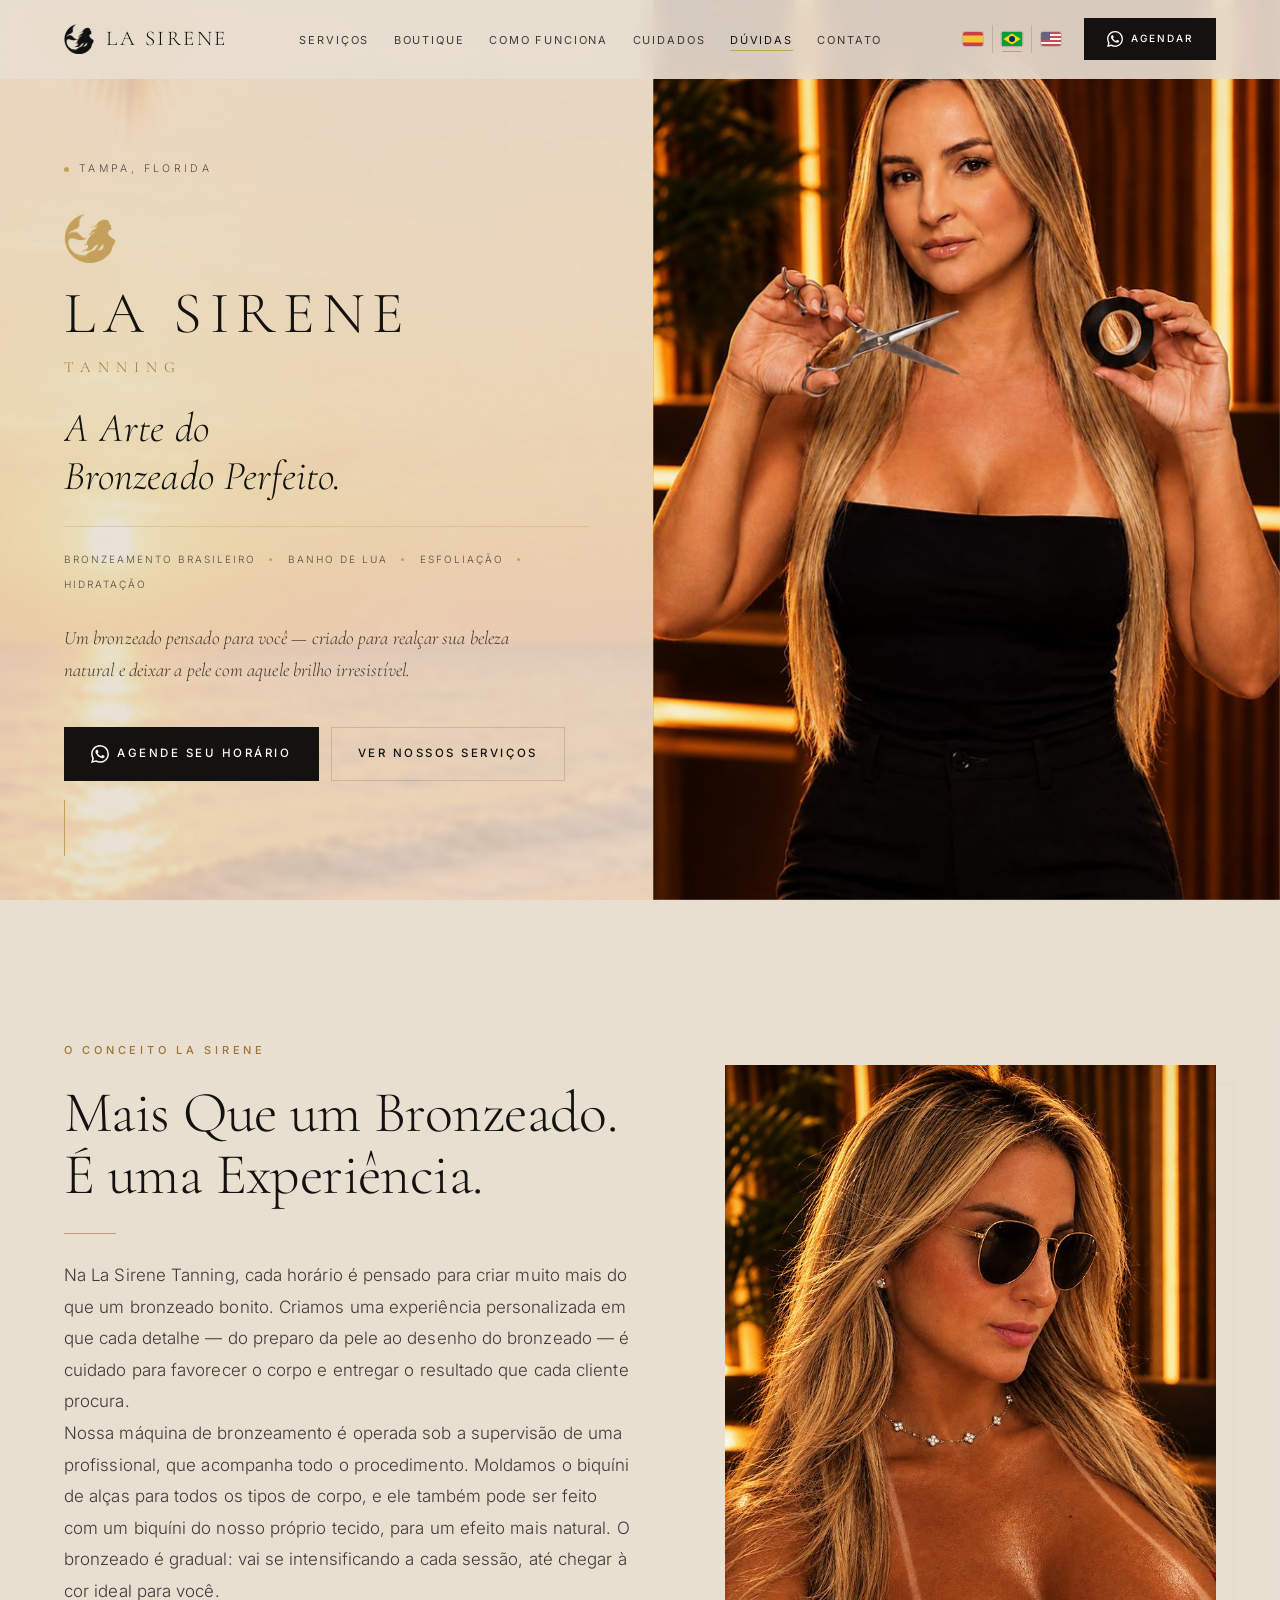
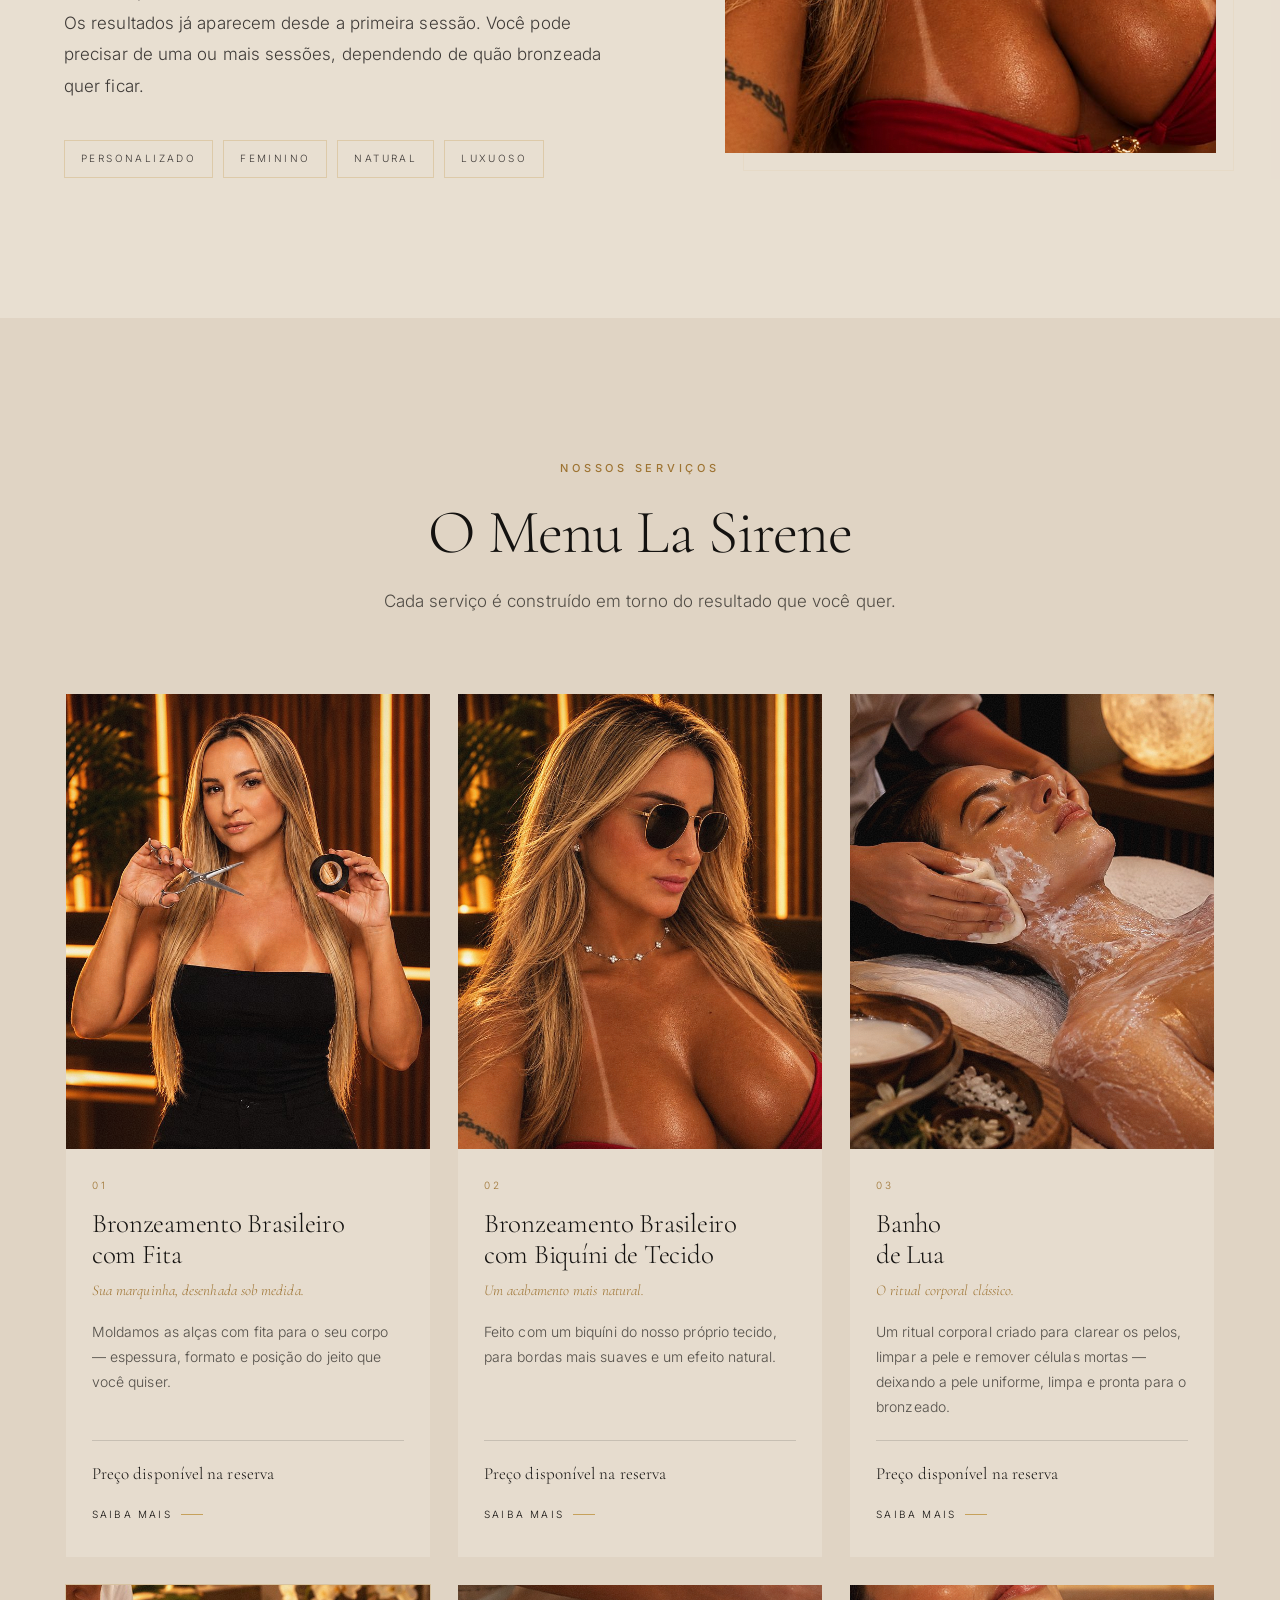
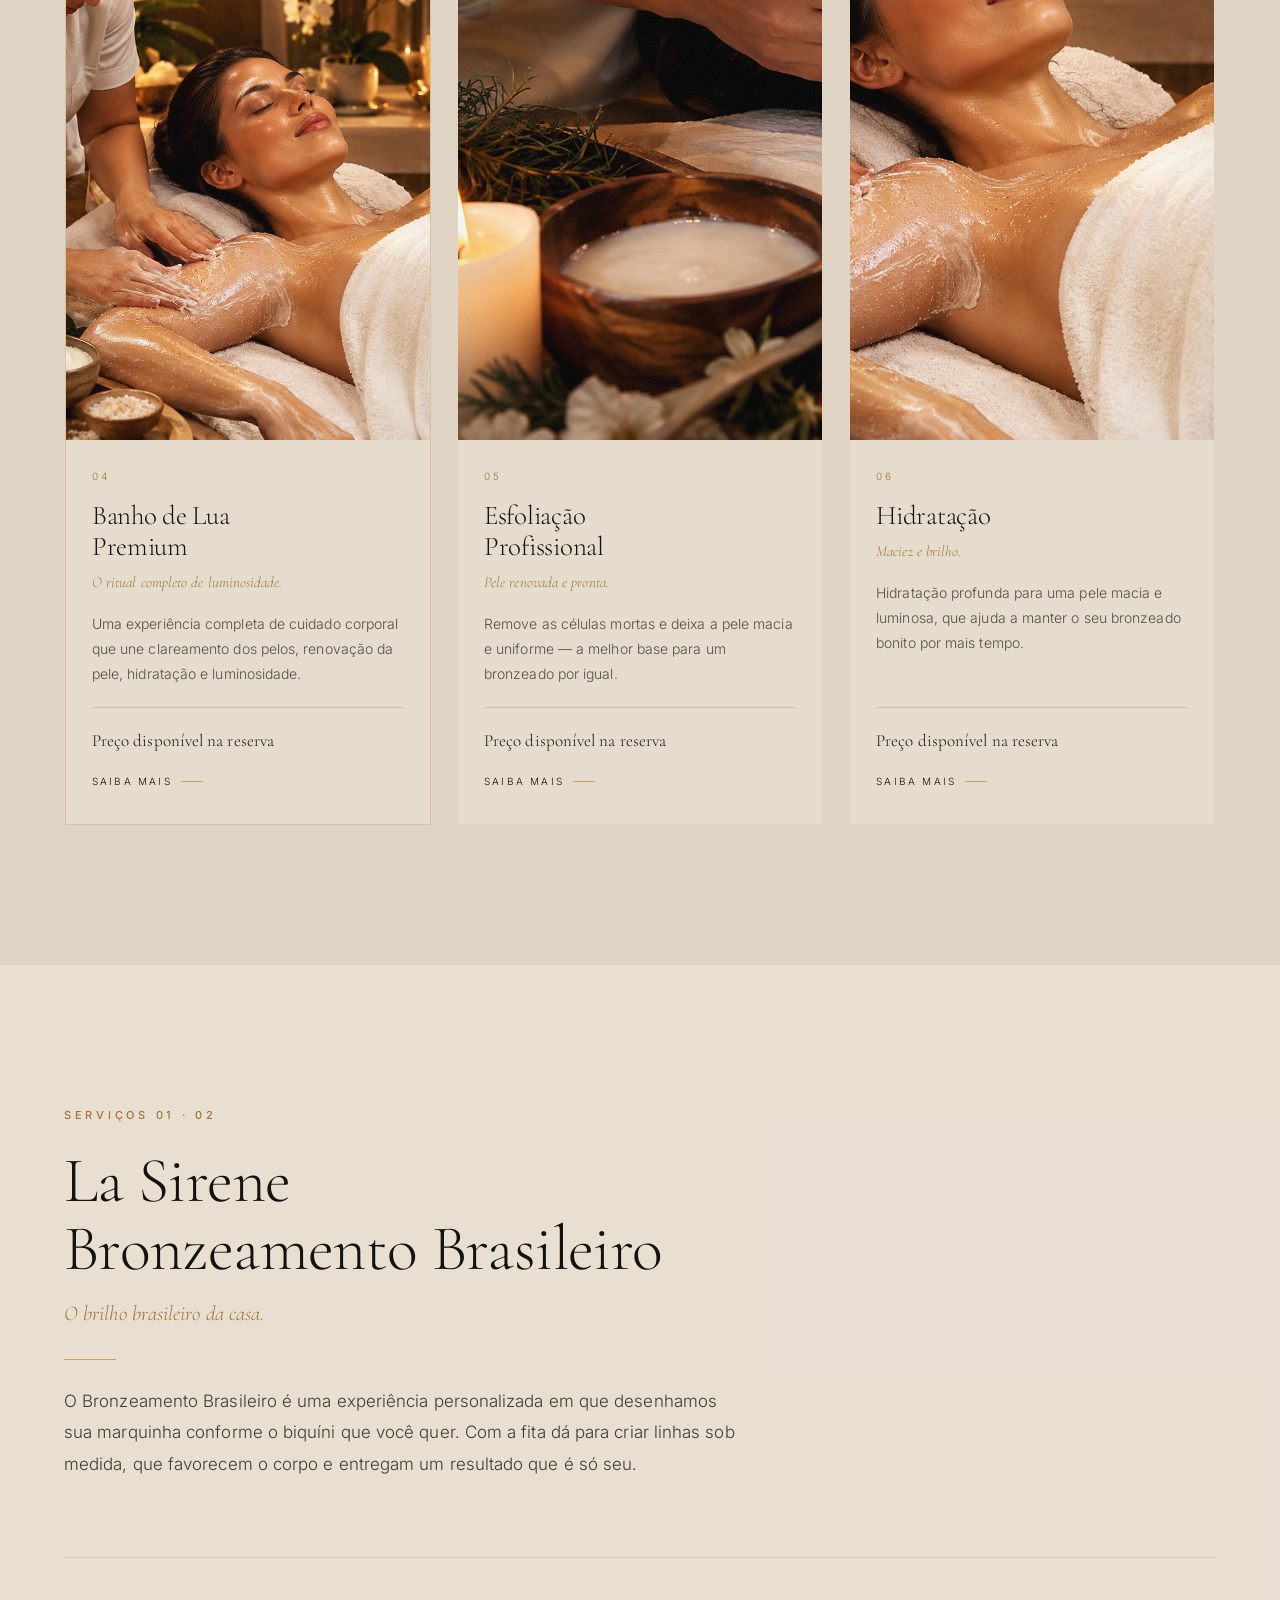
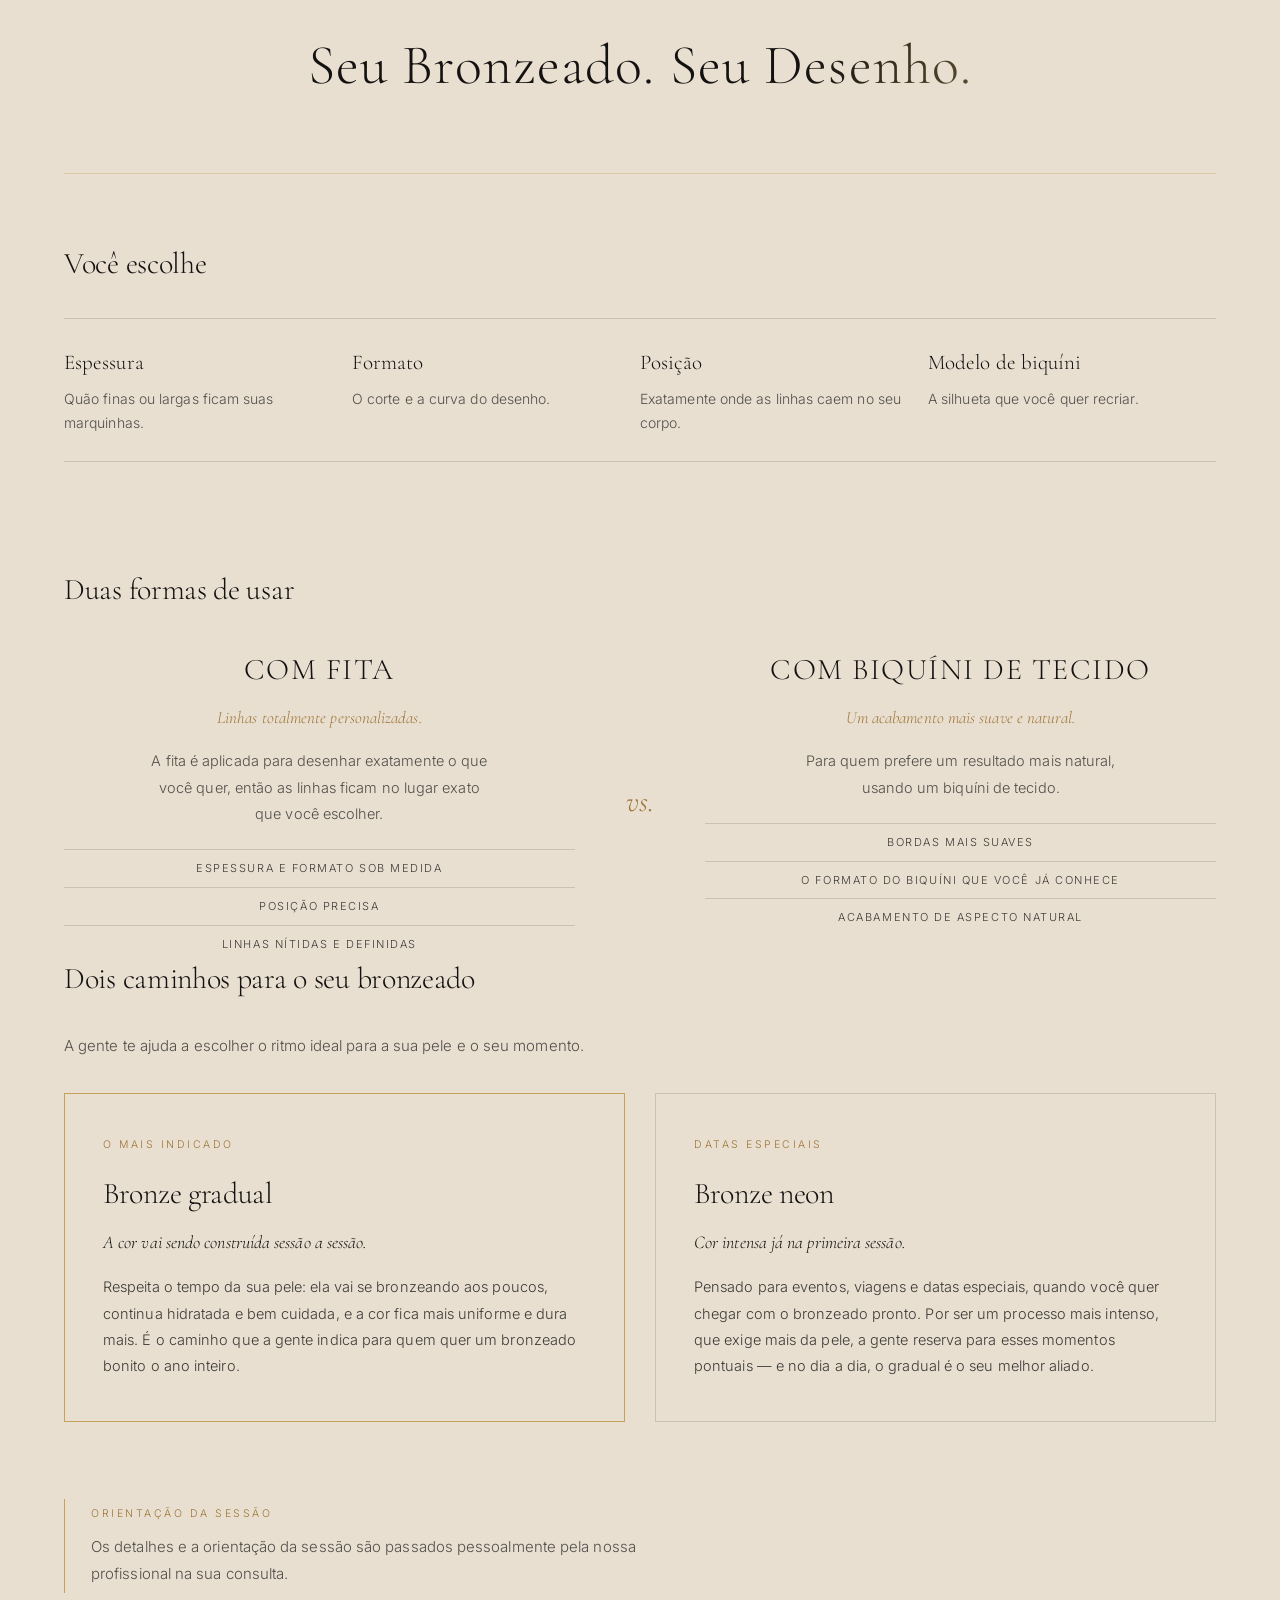
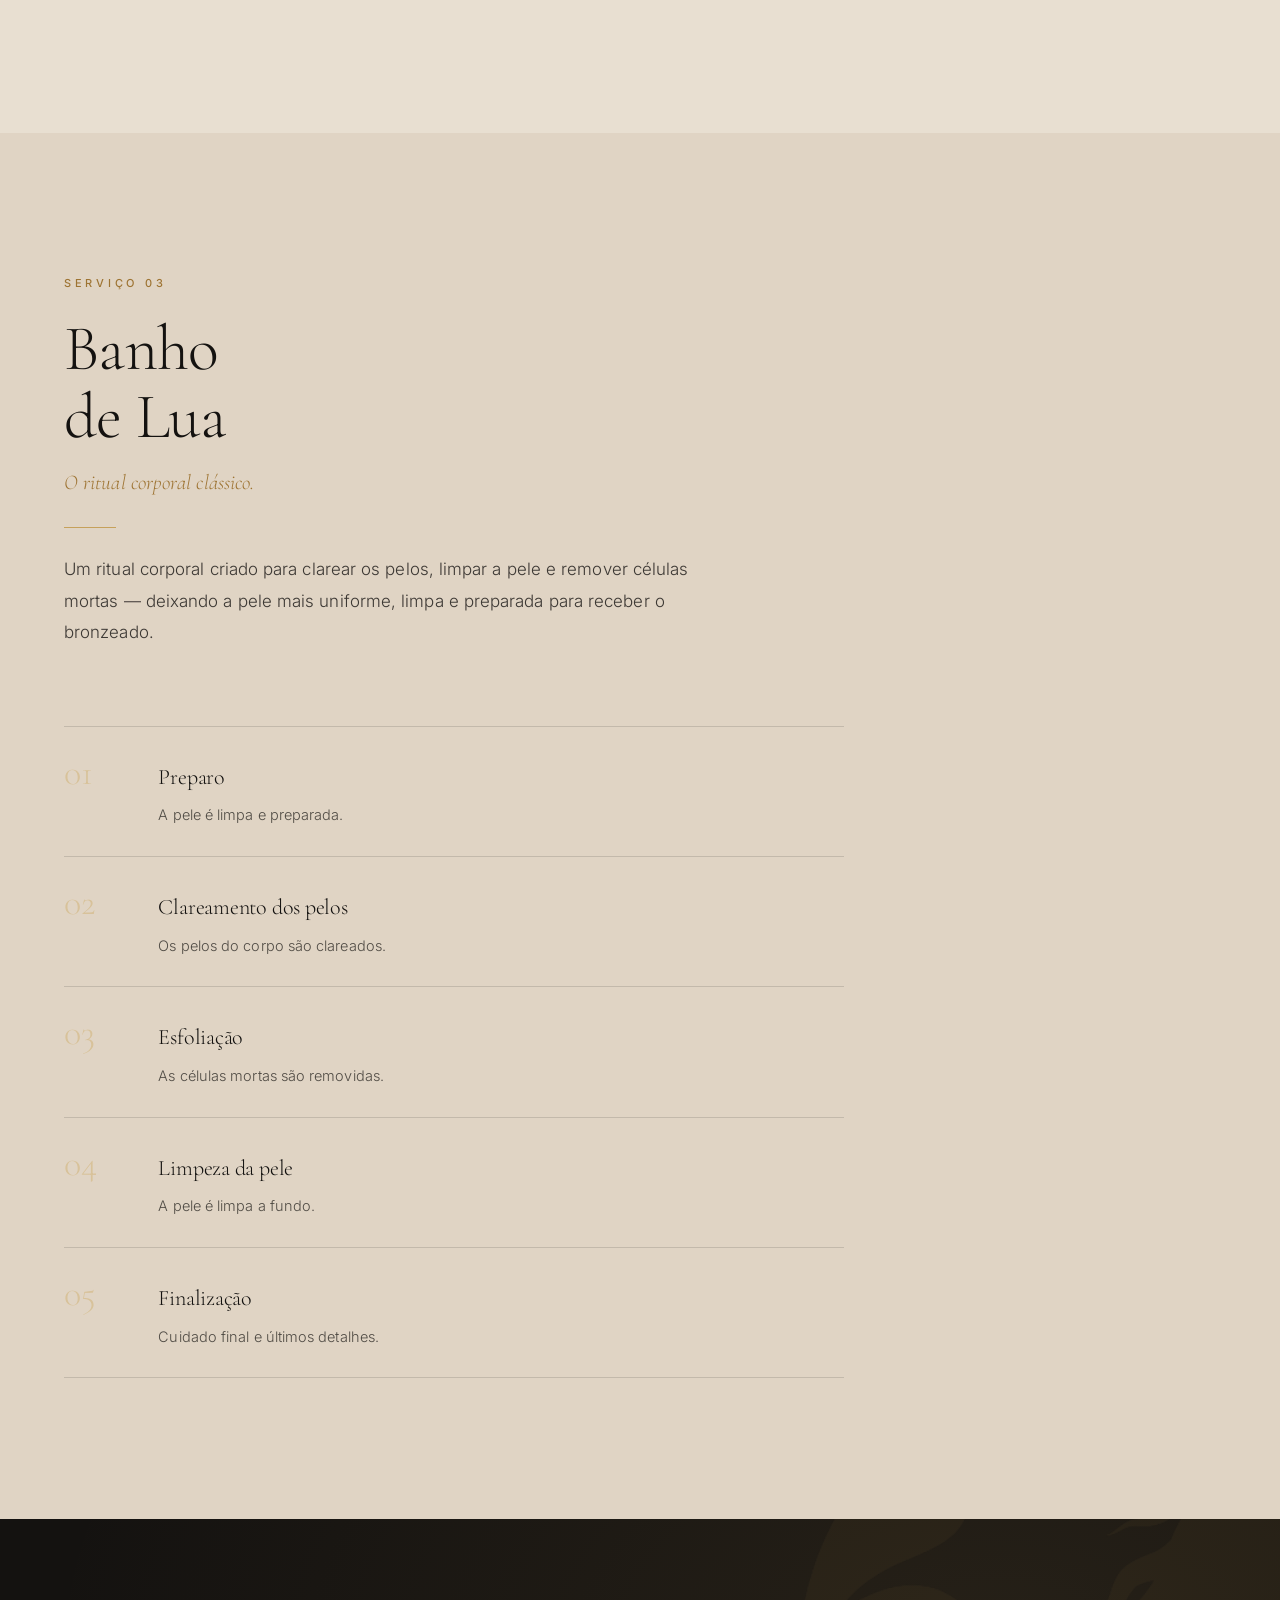
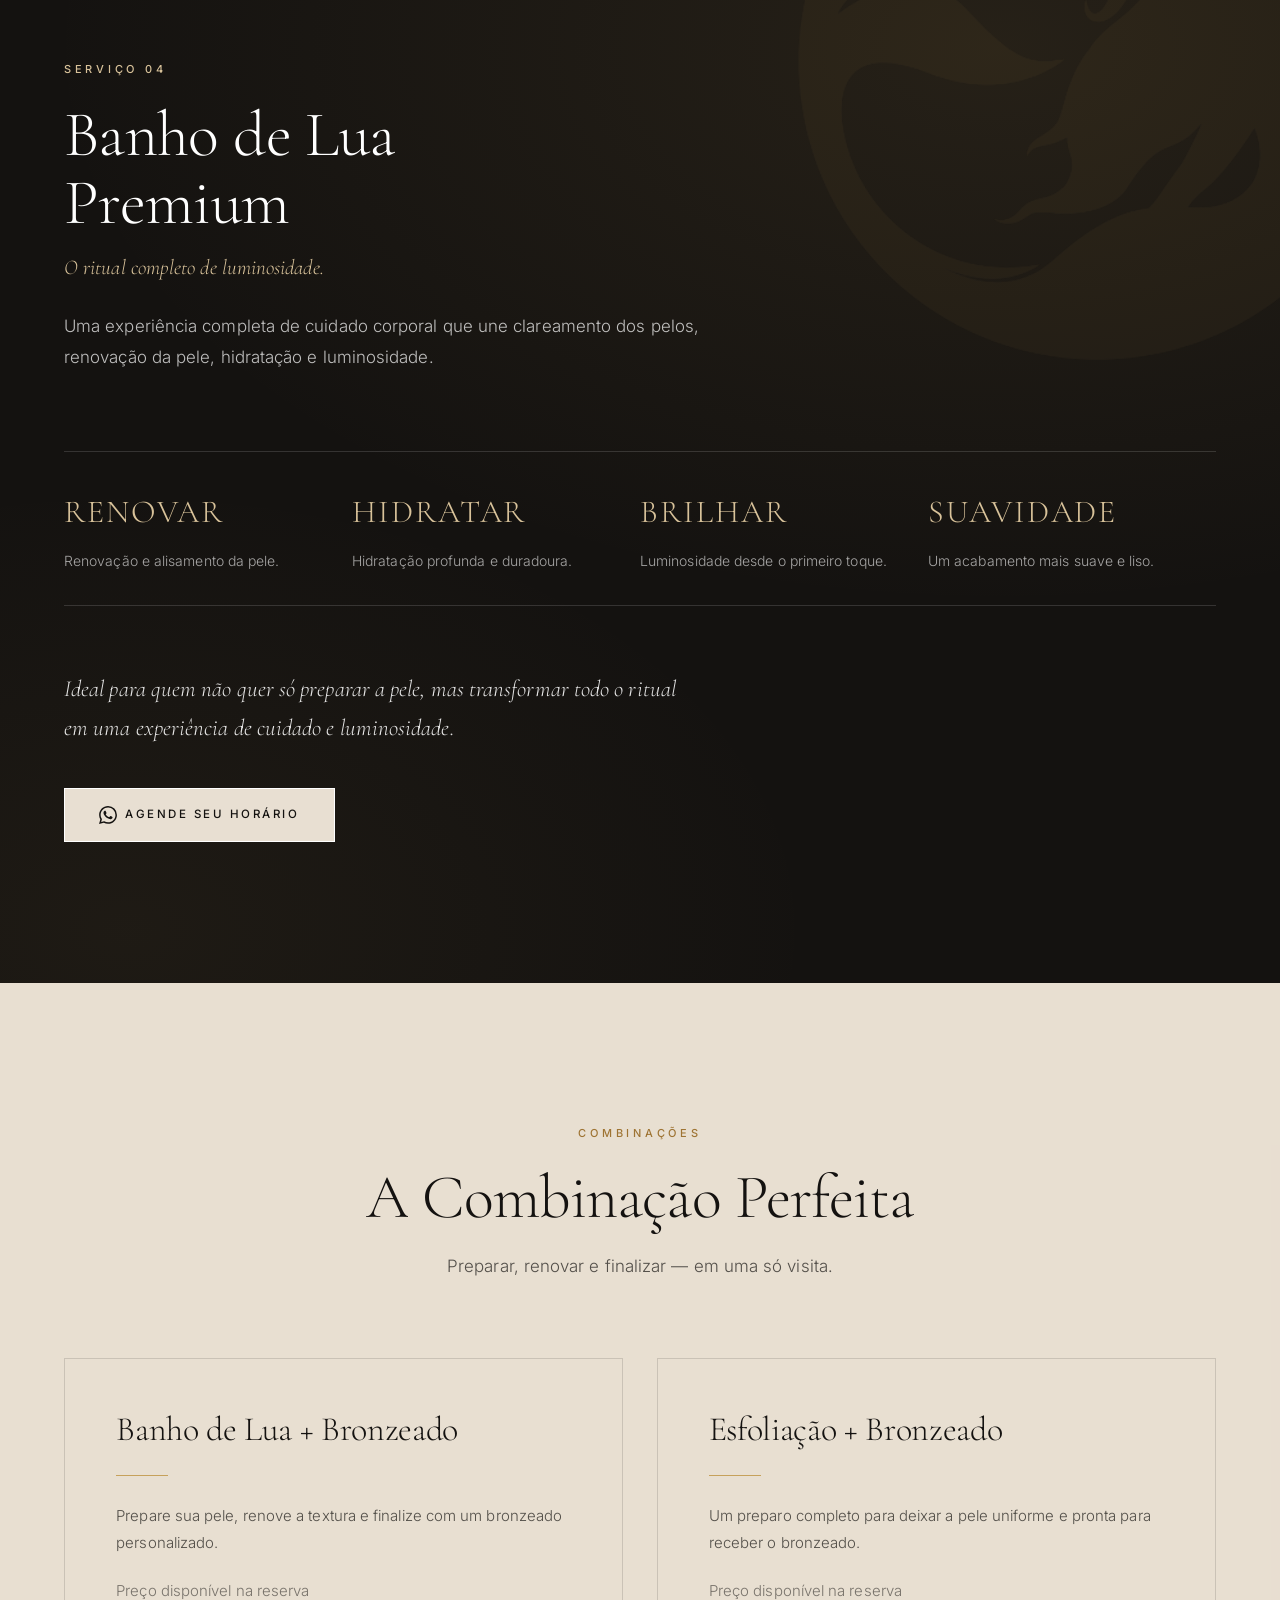
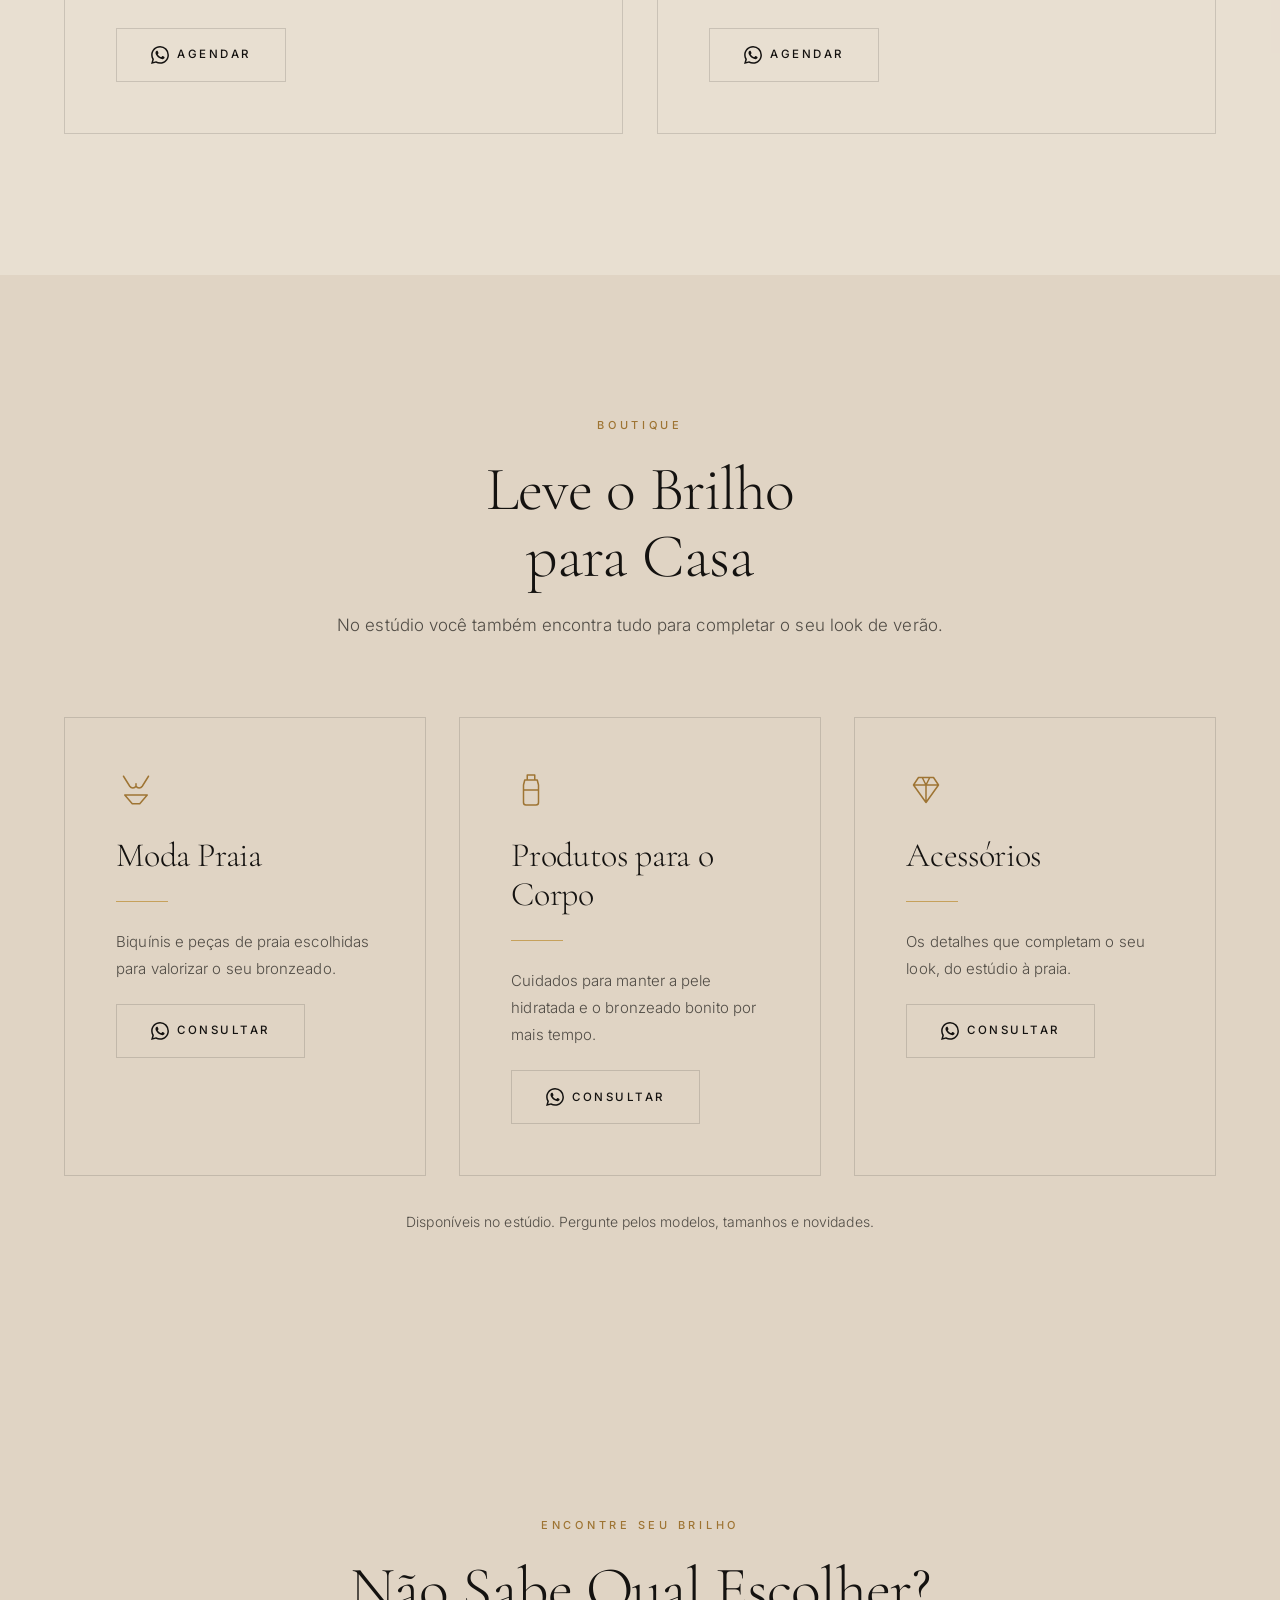
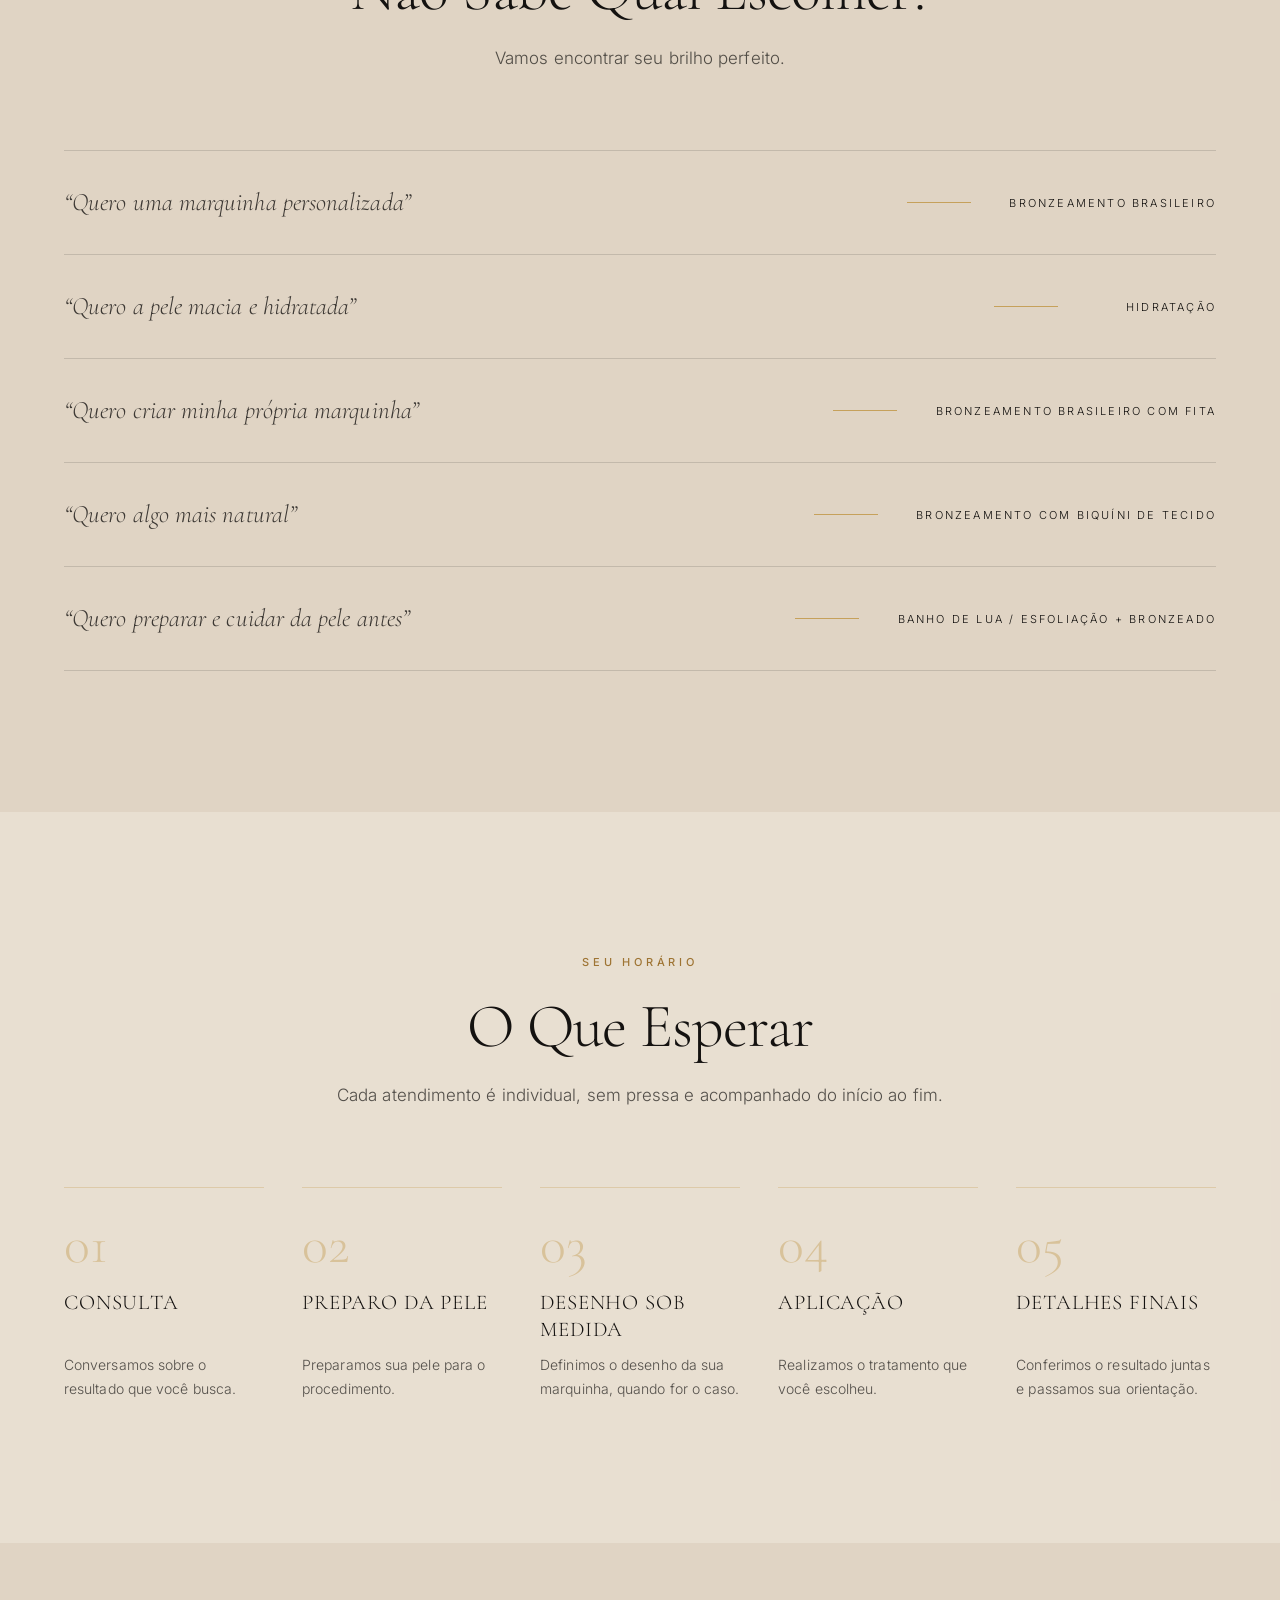
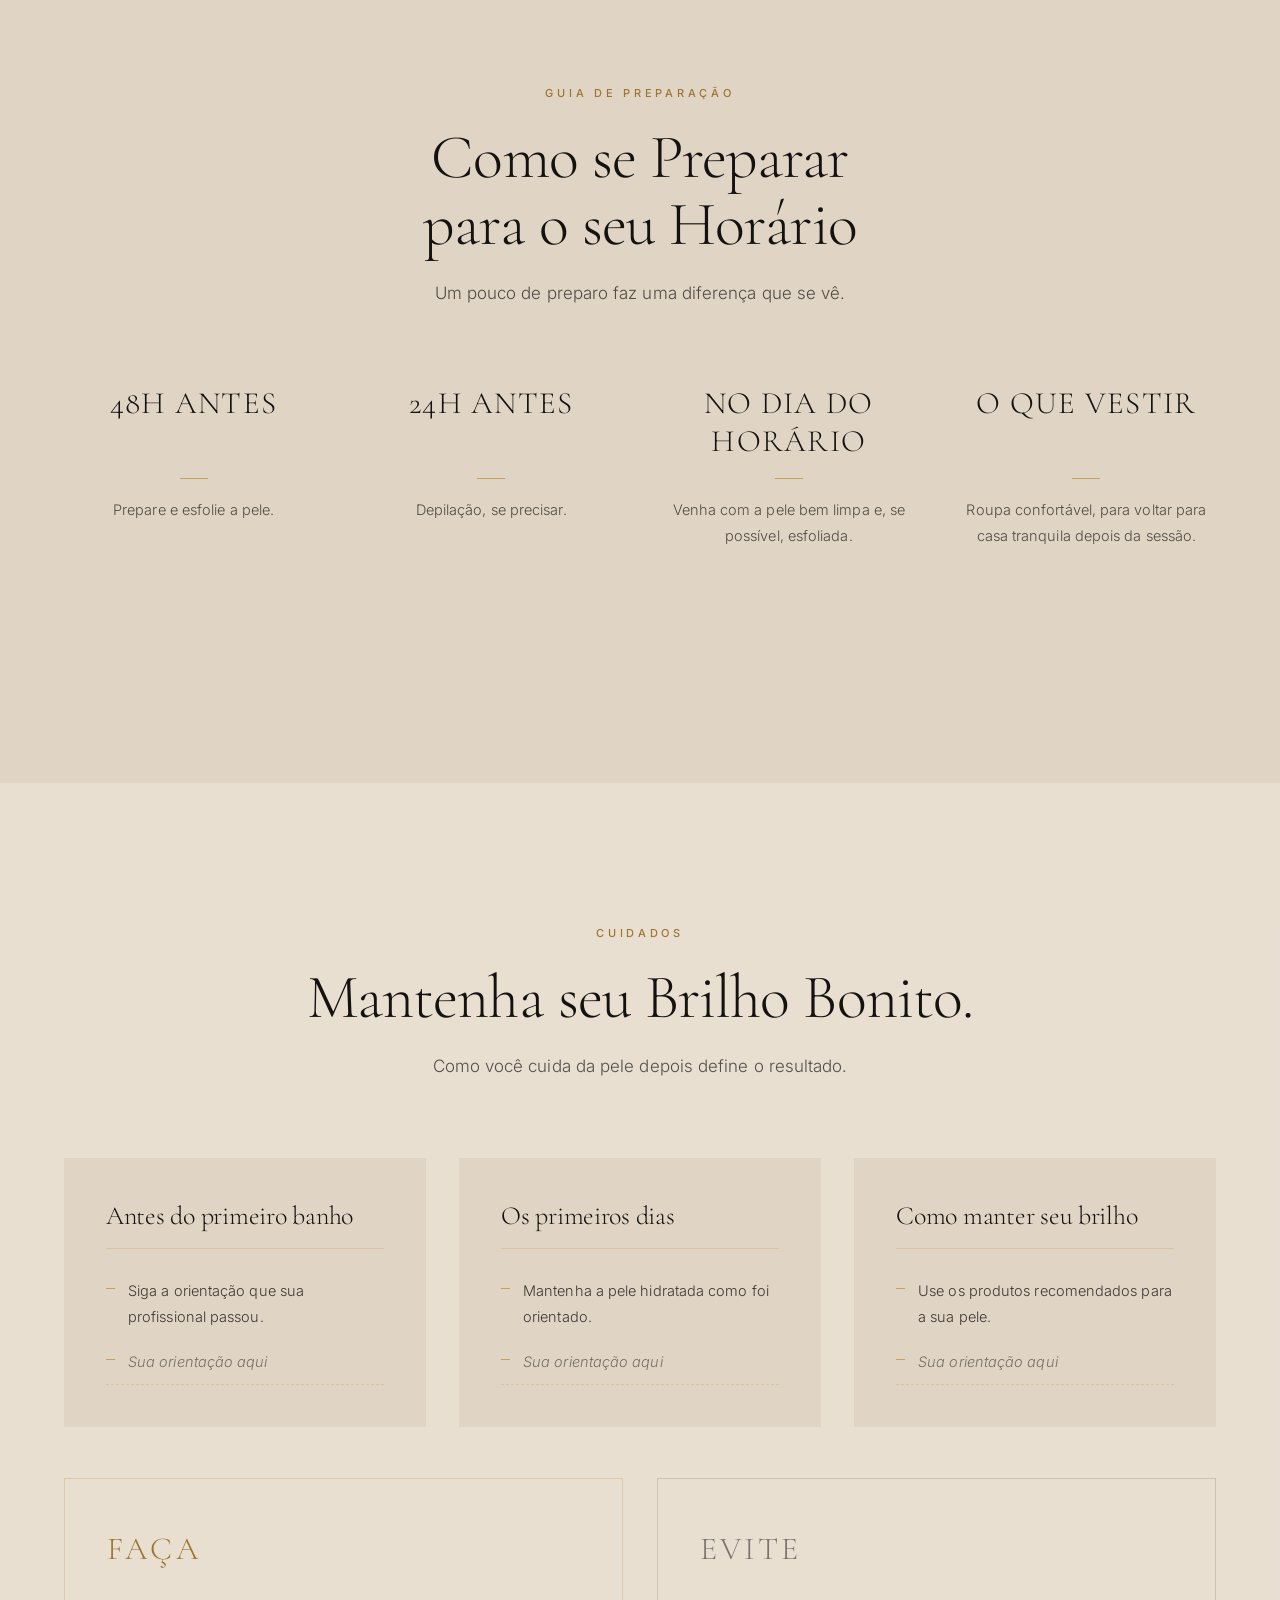
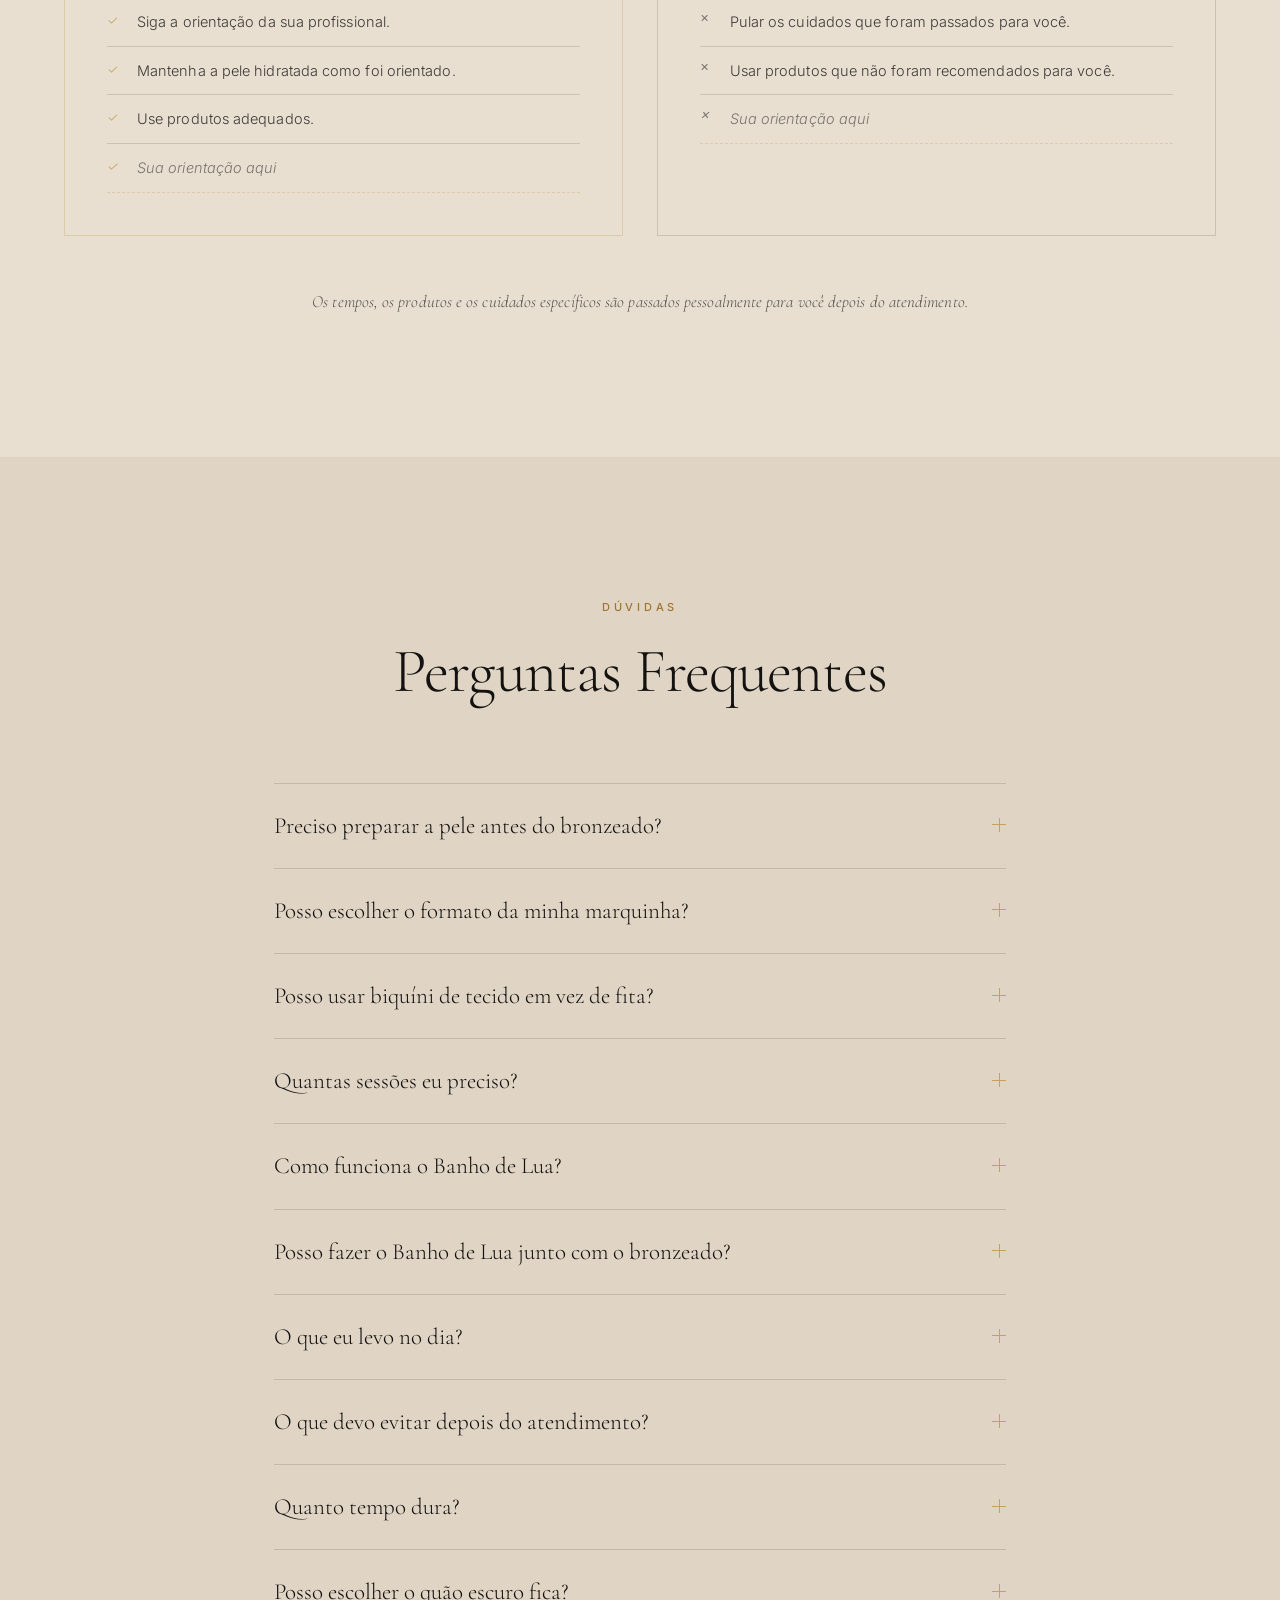
<file: pt/index.html>
<!DOCTYPE html>
<html lang="pt-BR">
<head>
<meta charset="utf-8">
<meta name="viewport" content="width=device-width, initial-scale=1, viewport-fit=cover">
<title>La Sirene Tanning | Bronzeamento brasileiro e Banho de Lua em Tampa, FL</title>
<meta name="description" content="Estúdio de bronzeamento brasileiro de luxo em Tampa, Florida. Bronzeamento brasileiro com fita ou com biquíni de tecido, Banho de Lua, esfoliação profissional e hidratação, além de moda praia, produtos para o corpo e acessórios. Agende seu horário na La Sirene Tanning.">
<meta name="keywords" content="bronzeamento brasileiro Tampa, bronzeamento Tampa FL, bronzeamento com fita Tampa, esfoliação Tampa, marquinha Tampa, banho de lua Tampa, bronzeamento de luxo Tampa, estúdio de bronzeamento Tampa">
<meta name="robots" content="noindex, nofollow">
<link rel="canonical" href="https://la-sirene-tanning.vercel.app/pt/">
<link rel="alternate" hreflang="es" href="https://la-sirene-tanning.vercel.app/">
<link rel="alternate" hreflang="pt-BR" href="https://la-sirene-tanning.vercel.app/pt/">
<link rel="alternate" hreflang="en-US" href="https://la-sirene-tanning.vercel.app/en/">
<link rel="alternate" hreflang="x-default" href="https://la-sirene-tanning.vercel.app/">
<meta property="og:type" content="website">
<meta property="og:title" content="La Sirene Tanning | Bronzeamento brasileiro e Banho de Lua em Tampa, FL">
<meta property="og:description" content="Estúdio de bronzeamento brasileiro de luxo em Tampa, Florida. Bronzeamento brasileiro com fita ou com biquíni de tecido, Banho de Lua, esfoliação profissional e hidratação, além de moda praia, produtos para o corpo e acessórios. Agende seu horário na La Sirene Tanning.">
<meta property="og:locale" content="pt_BR">
<meta name="theme-color" content="#E8DFD2">
<link rel="icon" href="/assets/logo/lasirene-mark-black.png?v=1c8ee7c1">
<link rel="apple-touch-icon" href="/assets/logo/lasirene-mark-black.png?v=1c8ee7c1">
<link rel="preconnect" href="https://fonts.googleapis.com">
<link rel="preconnect" href="https://fonts.gstatic.com" crossorigin>
<link href="https://fonts.googleapis.com/css2?family=Cormorant+Garamond:ital,wght@0,300;0,400;0,500;0,600;1,300;1,400&family=Inter:wght@300;400;500;600&display=swap" rel="stylesheet">
<link rel="stylesheet" href="/assets/css/style.css?v=5c6bc411">
<noscript><style>
[data-reveal]{opacity:1!important;transform:none!important}
[data-reveal] .media::after{display:none!important}
[data-reveal] .media img{transform:none!important}
.rule{transform:scaleX(1)!important}
.intro{display:none!important}
.hero__mark,.hero__eyebrow,.hero__services,.hero__quote,.hero__cta{
opacity:1!important;transform:none!important}
</style></noscript>
<script type="application/ld+json">{"@context": "https://schema.org", "@type": "BeautySalon", "name": "La Sirene Tanning", "description": "Estúdio de bronzeamento brasileiro de luxo em Tampa, Florida. Bronzeamento brasileiro com fita ou com biquíni de tecido, Banho de Lua, esfoliação profissional e hidratação, além de moda praia, produtos para o corpo e acessórios. Agende seu horário na La Sirene Tanning.", "address": {"@type": "PostalAddress", "addressLocality": "Tampa", "addressRegion": "FL", "addressCountry": "US"}, "areaServed": "Tampa, Florida", "sameAs": ["https://www.instagram.com/lasirene_tampa"], "url": "https://la-sirene-tanning.vercel.app", "makesOffer": [{"@type": "Offer", "itemOffered": {"@type": "Service", "name": "Bronzeamento Brasileiro com Fita"}}, {"@type": "Offer", "itemOffered": {"@type": "Service", "name": "Bronzeamento Brasileiro com Biquíni de Tecido"}}, {"@type": "Offer", "itemOffered": {"@type": "Service", "name": "Banho de Lua"}}, {"@type": "Offer", "itemOffered": {"@type": "Service", "name": "Banho de Lua Premium"}}, {"@type": "Offer", "itemOffered": {"@type": "Service", "name": "Esfoliação Profissional"}}, {"@type": "Offer", "itemOffered": {"@type": "Service", "name": "Hidratação"}}]}</script>
</head>
<body id="top">
<div class="intro" aria-hidden="true">
  <div>
    <img src="/assets/logo/lasirene-mark-gold.png?v=dbdfcf7e" alt="" class="intro__mark">
    <p class="intro__word">La Sirene</p>
  </div>
</div>
<div class="grain" aria-hidden="true"></div>

<header class="nav" id="nav">
  <div class="nav__inner">
    <a class="nav__brand" href="#top" aria-label="La Sirene Tanning — home">
      <img src="/assets/logo/lasirene-mark-black.png?v=1c8ee7c1" alt="" class="nav__mark">
      <span class="nav__word">La Sirene</span>
    </a>
    <nav class="nav__links" aria-label="Navegação principal">
      <ul><li><a href="#services" data-nav>Serviços</a></li><li><a href="#boutique" data-nav>Boutique</a></li><li><a href="#how-it-works" data-nav>Como funciona</a></li><li><a href="#aftercare" data-nav>Cuidados</a></li><li><a href="#faq" data-nav>Dúvidas</a></li><li><a href="#contact" data-nav>Contato</a></li></ul>
    </nav>
    <div class="nav__actions">
      <div class="lang" role="group" aria-label="Idioma"><a href="/" hreflang="es" lang="es" title="Español"><svg class="flag" viewBox="0 0 20 14" width="20" height="14" aria-hidden="true" focusable="false"><rect width="20" height="14" fill="#C60B1E"/><rect y="3.5" width="20" height="7" fill="#FFC400"/></svg><span>ES</span></a><a href="/pt/" hreflang="pt-BR" aria-current="true" lang="pt-BR" title="Português"><svg class="flag" viewBox="0 0 20 14" width="20" height="14" aria-hidden="true" focusable="false"><rect width="20" height="14" fill="#009B3A"/><path d="M10 1.7 18.3 7 10 12.3 1.7 7Z" fill="#FEDF00"/><circle cx="10" cy="7" r="2.9" fill="#002776"/></svg><span>PT</span></a><a href="/en/" hreflang="en-US" lang="en-US" title="English"><svg class="flag" viewBox="0 0 20 14" width="20" height="14" aria-hidden="true" focusable="false"><rect width="20" height="14" fill="#FFFFFF"/><g fill="#B22234"><rect width="20" height="2"/><rect y="4" width="20" height="2"/><rect y="8" width="20" height="2"/><rect y="12" width="20" height="2"/></g><rect width="9" height="8" fill="#3C3B6E"/></svg><span>EN</span></a></div>
      <a class="btn btn--nav" href="https://wa.me/18136797327?text=Ol%C3%A1%21%20Gostaria%20de%20agendar%20um%20hor%C3%A1rio%20na%20La%20Sirene%20Tanning." target="_blank" rel="noopener"><svg class="btn__zap" viewBox="0 0 24 24" width="18" height="18" aria-hidden="true" focusable="false"><path fill="currentColor" d="M17.472 14.382c-.297-.149-1.758-.867-2.03-.967-.273-.099-.471-.148-.67.15-.197.297-.767.966-.94 1.164-.173.199-.347.223-.644.075-.297-.15-1.255-.463-2.39-1.475-.883-.788-1.48-1.761-1.653-2.059-.173-.297-.018-.458.13-.606.134-.133.298-.347.446-.52.149-.174.198-.298.298-.497.099-.198.05-.371-.025-.52-.075-.149-.669-1.612-.916-2.207-.242-.579-.487-.5-.669-.51a12.8 12.8 0 0 0-.57-.01c-.198 0-.52.074-.792.372-.272.297-1.04 1.016-1.04 2.479 0 1.462 1.065 2.875 1.213 3.074.149.198 2.096 3.2 5.077 4.487.709.306 1.262.489 1.694.625.712.227 1.36.195 1.872.118.571-.085 1.758-.719 2.006-1.413.248-.694.248-1.289.173-1.413-.074-.124-.272-.198-.57-.347m-5.421 7.403h-.004a9.87 9.87 0 0 1-5.031-1.378l-.361-.214-3.741.982.998-3.648-.235-.374a9.86 9.86 0 0 1-1.51-5.26c.001-5.45 4.436-9.884 9.888-9.884 2.64 0 5.122 1.03 6.988 2.898a9.825 9.825 0 0 1 2.893 6.994c-.003 5.45-4.437 9.884-9.885 9.884m8.413-18.297A11.815 11.815 0 0 0 12.05 0C5.495 0 .16 5.335.157 11.892c0 2.096.547 4.142 1.588 5.945L.057 24l6.305-1.654a11.882 11.882 0 0 0 5.683 1.448h.005c6.554 0 11.89-5.335 11.893-11.893a11.821 11.821 0 0 0-3.48-8.413Z"/></svg><span>Agendar</span></a>
      <button class="nav__toggle" id="navToggle" aria-label="Abrir o menu" aria-expanded="false" aria-controls="mobileMenu">
        <span></span><span></span>
      </button>
    </div>
  </div>
</header>

<div class="menu" id="mobileMenu" aria-hidden="true">
  <div class="menu__inner">
    <img src="/assets/logo/lasirene-mark-gold.png?v=dbdfcf7e" alt="" class="menu__mark">
    <nav aria-label="Navegação principal"><ul><li><a href="#services" data-nav>Serviços</a></li><li><a href="#boutique" data-nav>Boutique</a></li><li><a href="#how-it-works" data-nav>Como funciona</a></li><li><a href="#aftercare" data-nav>Cuidados</a></li><li><a href="#faq" data-nav>Dúvidas</a></li><li><a href="#contact" data-nav>Contato</a></li></ul></nav>
    <div class="menu__foot">
      <div class="lang lang--menu" role="group" aria-label="Idioma"><a href="/" hreflang="es" lang="es" title="Español"><svg class="flag" viewBox="0 0 20 14" width="20" height="14" aria-hidden="true" focusable="false"><rect width="20" height="14" fill="#C60B1E"/><rect y="3.5" width="20" height="7" fill="#FFC400"/></svg><span>ES</span></a><a href="/pt/" hreflang="pt-BR" aria-current="true" lang="pt-BR" title="Português"><svg class="flag" viewBox="0 0 20 14" width="20" height="14" aria-hidden="true" focusable="false"><rect width="20" height="14" fill="#009B3A"/><path d="M10 1.7 18.3 7 10 12.3 1.7 7Z" fill="#FEDF00"/><circle cx="10" cy="7" r="2.9" fill="#002776"/></svg><span>PT</span></a><a href="/en/" hreflang="en-US" lang="en-US" title="English"><svg class="flag" viewBox="0 0 20 14" width="20" height="14" aria-hidden="true" focusable="false"><rect width="20" height="14" fill="#FFFFFF"/><g fill="#B22234"><rect width="20" height="2"/><rect y="4" width="20" height="2"/><rect y="8" width="20" height="2"/><rect y="12" width="20" height="2"/></g><rect width="9" height="8" fill="#3C3B6E"/></svg><span>EN</span></a></div>
      <a class="btn btn--primary" href="https://wa.me/18136797327?text=Ol%C3%A1%21%20Gostaria%20de%20agendar%20um%20hor%C3%A1rio%20na%20La%20Sirene%20Tanning." target="_blank" rel="noopener"><svg class="btn__zap" viewBox="0 0 24 24" width="18" height="18" aria-hidden="true" focusable="false"><path fill="currentColor" d="M17.472 14.382c-.297-.149-1.758-.867-2.03-.967-.273-.099-.471-.148-.67.15-.197.297-.767.966-.94 1.164-.173.199-.347.223-.644.075-.297-.15-1.255-.463-2.39-1.475-.883-.788-1.48-1.761-1.653-2.059-.173-.297-.018-.458.13-.606.134-.133.298-.347.446-.52.149-.174.198-.298.298-.497.099-.198.05-.371-.025-.52-.075-.149-.669-1.612-.916-2.207-.242-.579-.487-.5-.669-.51a12.8 12.8 0 0 0-.57-.01c-.198 0-.52.074-.792.372-.272.297-1.04 1.016-1.04 2.479 0 1.462 1.065 2.875 1.213 3.074.149.198 2.096 3.2 5.077 4.487.709.306 1.262.489 1.694.625.712.227 1.36.195 1.872.118.571-.085 1.758-.719 2.006-1.413.248-.694.248-1.289.173-1.413-.074-.124-.272-.198-.57-.347m-5.421 7.403h-.004a9.87 9.87 0 0 1-5.031-1.378l-.361-.214-3.741.982.998-3.648-.235-.374a9.86 9.86 0 0 1-1.51-5.26c.001-5.45 4.436-9.884 9.888-9.884 2.64 0 5.122 1.03 6.988 2.898a9.825 9.825 0 0 1 2.893 6.994c-.003 5.45-4.437 9.884-9.885 9.884m8.413-18.297A11.815 11.815 0 0 0 12.05 0C5.495 0 .16 5.335.157 11.892c0 2.096.547 4.142 1.588 5.945L.057 24l6.305-1.654a11.882 11.882 0 0 0 5.683 1.448h.005c6.554 0 11.89-5.335 11.893-11.893a11.821 11.821 0 0 0-3.48-8.413Z"/></svg><span>Agende seu horário</span></a>
      <a class="menu__ig" href="https://www.instagram.com/lasirene_tampa" target="_blank" rel="noopener">@lasirene_tampa</a>
    </div>
  </div>
</div>

<section class="hero" aria-label="La Sirene Tanning">
  <div class="hero__text">
    <div class="hero__inner">
      <p class="hero__eyebrow"><span class="dot" aria-hidden="true"></span>Tampa, Florida</p>
      <img src="/assets/logo/lasirene-mark-gold.png?v=dbdfcf7e" alt="" class="hero__mark">
      <h1 class="hero__brand">La Sirene<span class="hero__brandsub">Tanning</span></h1>
      <p class="hero__title">A Arte do<br>Bronzeado Perfeito.</p>
      <ul class="hero__services"><li>Bronzeamento Brasileiro</li><li>Banho de Lua</li><li>Esfoliação</li><li>Hidratação</li></ul>
      <p class="hero__quote">Um bronzeado pensado para você — criado para realçar sua beleza natural e deixar a pele com aquele brilho irresistível.</p>
      <div class="hero__cta">
        <a class="btn btn--primary" href="https://wa.me/18136797327?text=Ol%C3%A1%21%20Gostaria%20de%20agendar%20um%20hor%C3%A1rio%20na%20La%20Sirene%20Tanning." target="_blank" rel="noopener"><svg class="btn__zap" viewBox="0 0 24 24" width="18" height="18" aria-hidden="true" focusable="false"><path fill="currentColor" d="M17.472 14.382c-.297-.149-1.758-.867-2.03-.967-.273-.099-.471-.148-.67.15-.197.297-.767.966-.94 1.164-.173.199-.347.223-.644.075-.297-.15-1.255-.463-2.39-1.475-.883-.788-1.48-1.761-1.653-2.059-.173-.297-.018-.458.13-.606.134-.133.298-.347.446-.52.149-.174.198-.298.298-.497.099-.198.05-.371-.025-.52-.075-.149-.669-1.612-.916-2.207-.242-.579-.487-.5-.669-.51a12.8 12.8 0 0 0-.57-.01c-.198 0-.52.074-.792.372-.272.297-1.04 1.016-1.04 2.479 0 1.462 1.065 2.875 1.213 3.074.149.198 2.096 3.2 5.077 4.487.709.306 1.262.489 1.694.625.712.227 1.36.195 1.872.118.571-.085 1.758-.719 2.006-1.413.248-.694.248-1.289.173-1.413-.074-.124-.272-.198-.57-.347m-5.421 7.403h-.004a9.87 9.87 0 0 1-5.031-1.378l-.361-.214-3.741.982.998-3.648-.235-.374a9.86 9.86 0 0 1-1.51-5.26c.001-5.45 4.436-9.884 9.888-9.884 2.64 0 5.122 1.03 6.988 2.898a9.825 9.825 0 0 1 2.893 6.994c-.003 5.45-4.437 9.884-9.885 9.884m8.413-18.297A11.815 11.815 0 0 0 12.05 0C5.495 0 .16 5.335.157 11.892c0 2.096.547 4.142 1.588 5.945L.057 24l6.305-1.654a11.882 11.882 0 0 0 5.683 1.448h.005c6.554 0 11.89-5.335 11.893-11.893a11.821 11.821 0 0 0-3.48-8.413Z"/></svg><span>Agende seu horário</span></a>
        <a class="btn btn--ghost" href="#services" ><span>Ver nossos serviços</span></a>
      </div>
    </div>
    <a class="hero__scroll" href="#concept" aria-label="Ir para o conteúdo"><span></span></a>
  </div>
  <div class="hero__figure hero__figure--slides" style="--hero-focus:26%;--hero-focus-mobile:22%"><img class="hero__slide is-on" src="/assets/img/hero-a.jpg?v=2e8ea324" srcset="/assets/img/hero-a-sm.jpg?v=46133ac1 700w, /assets/img/hero-a.jpg?v=2e8ea324 1028w" sizes="(max-width:980px) 100vw, 50vw" alt="" fetchpriority="high" decoding="async">
  <script>
  (function(){
    var box=document.currentScript.parentNode;
    var fotos=box.querySelectorAll(".hero__slide");
    if(fotos.length<2)return;
    if(window.matchMedia("(prefers-reduced-motion: reduce)").matches)return;
    var i=0;
    setInterval(function(){
      fotos[i].classList.remove("is-on");
      i=(i+1)%fotos.length;
      fotos[i].classList.add("is-on");
    },5.5*1000);
  })();
  </script></div>
</section>

<section class="concept" id="concept">
  <div class="wrap concept__grid">
    <div class="concept__text" data-reveal>
      <p class="eyebrow">O conceito La Sirene</p>
      <h2 class="concept__title">Mais Que um Bronzeado.<br>É uma Experiência.</h2>
      <span class="rule" aria-hidden="true"></span>
      <div class="concept__body"><p>Na La Sirene Tanning, cada horário é pensado para criar muito mais do que um bronzeado bonito. Criamos uma experiência personalizada em que cada detalhe — do preparo da pele ao desenho do bronzeado — é cuidado para favorecer o corpo e entregar o resultado que cada cliente procura.</p><p>Nossa máquina de bronzeamento é operada sob a supervisão de uma profissional, que acompanha todo o procedimento. Moldamos o biquíni de alças para todos os tipos de corpo, e ele também pode ser feito com um biquíni do nosso próprio tecido, para um efeito mais natural. O bronzeado é gradual: vai se intensificando a cada sessão, até chegar à cor ideal para você.</p><p>Os resultados já aparecem desde a primeira sessão. Você pode precisar de uma ou mais sessões, dependendo de quão bronzeada quer ficar.</p></div>
      <ul class="pillars"><li>Personalizado</li><li>Feminino</li><li>Natural</li><li>Luxuoso</li></ul>
    </div>
    <div class="concept__media" data-reveal>
      <figure class="media" style="--ratio:3/4.2"><img src="/assets/img/concept.jpg?v=cb794d11" srcset="/assets/img/concept-sm.jpg?v=18953ca1 700w, /assets/img/concept.jpg?v=cb794d11 1035w" sizes="(max-width:820px) 100vw, 40vw" alt="Editorial vertical — pele bronzeada, brilho natural" loading="lazy" decoding="async"></figure>
    </div>
  </div>
</section>

<section class="services" id="services">
  <div class="wrap">
    <header class="sec__head sec__head--center" data-reveal><p class="eyebrow">Nossos serviços</p><h2 class="sec__title">O Menu La Sirene</h2><p class="sec__sub">Cada serviço é construído em torno do resultado que você quer.</p></header>
    <div class="cards">
      <article class="card" data-reveal>
        <a class="card__link" href="#brazilian-tan">
          <figure class="media card__media" style="--ratio:4/5"><img src="/assets/img/svc-tape.jpg?v=bd33a619" srcset="/assets/img/svc-tape-sm.jpg?v=8f75fa61 700w, /assets/img/svc-tape.jpg?v=bd33a619 1028w" sizes="(max-width:820px) 100vw, 40vw" alt="Tesoura e fita — o desenho da marquinha" loading="lazy" decoding="async"></figure>
          <div class="card__body">
            <p class="card__index">01</p>
            <h3 class="card__name">Bronzeamento Brasileiro<br>com Fita</h3>
            <p class="card__sub">Sua marquinha, desenhada sob medida.</p>
            <p class="card__desc">Moldamos as alças com fita para o seu corpo — espessura, formato e posição do jeito que você quiser.</p>
            <p class="card__price">Preço disponível na reserva</p>
            <span class="card__more">Saiba mais<i aria-hidden="true"></i></span>
          </div>
        </a>
      </article>
      <article class="card" data-reveal>
        <a class="card__link" href="#brazilian-tan">
          <figure class="media card__media" style="--ratio:4/5"><img src="/assets/img/svc-fabric.jpg?v=3df037a9" srcset="/assets/img/svc-fabric-sm.jpg?v=9546829a 700w, /assets/img/svc-fabric.jpg?v=3df037a9 1086w" sizes="(max-width:820px) 100vw, 40vw" alt="Marquinha brasileira — pele dourada" loading="lazy" decoding="async"></figure>
          <div class="card__body">
            <p class="card__index">02</p>
            <h3 class="card__name">Bronzeamento Brasileiro<br>com Biquíni de Tecido</h3>
            <p class="card__sub">Um acabamento mais natural.</p>
            <p class="card__desc">Feito com um biquíni do nosso próprio tecido, para bordas mais suaves e um efeito natural.</p>
            <p class="card__price">Preço disponível na reserva</p>
            <span class="card__more">Saiba mais<i aria-hidden="true"></i></span>
          </div>
        </a>
      </article>
      <article class="card" data-reveal>
        <a class="card__link" href="#banho-de-lua-classic">
          <figure class="media card__media" style="--ratio:4/5"><img src="/assets/img/svc-moon-classic.jpg?v=fcdac544" srcset="/assets/img/svc-moon-classic-sm.jpg?v=d081caaa 700w, /assets/img/svc-moon-classic.jpg?v=fcdac544 819w" sizes="(max-width:820px) 100vw, 40vw" alt="O ritual — produto trabalhado na pele" loading="lazy" decoding="async"></figure>
          <div class="card__body">
            <p class="card__index">03</p>
            <h3 class="card__name">Banho<br>de Lua</h3>
            <p class="card__sub">O ritual corporal clássico.</p>
            <p class="card__desc">Um ritual corporal criado para clarear os pelos, limpar a pele e remover células mortas — deixando a pele uniforme, limpa e pronta para o bronzeado.</p>
            <p class="card__price">Preço disponível na reserva</p>
            <span class="card__more">Saiba mais<i aria-hidden="true"></i></span>
          </div>
        </a>
      </article>
      <article class="card card--featured" data-reveal>
        <a class="card__link" href="#banho-de-lua-premium">
          <figure class="media card__media" style="--ratio:4/5"><img src="/assets/img/svc-moon-premium.jpg?v=10b68dbe" srcset="/assets/img/svc-moon-premium-sm.jpg?v=d0f80394 700w, /assets/img/svc-moon-premium.jpg?v=10b68dbe 819w" sizes="(max-width:820px) 100vw, 40vw" alt="Ritual premium — hidratação e luminosidade" loading="lazy" decoding="async"></figure>
          <div class="card__body">
            <p class="card__index">04</p>
            <h3 class="card__name">Banho de Lua<br>Premium</h3>
            <p class="card__sub">O ritual completo de luminosidade.</p>
            <p class="card__desc">Uma experiência completa de cuidado corporal que une clareamento dos pelos, renovação da pele, hidratação e luminosidade.</p>
            <p class="card__price">Preço disponível na reserva</p>
            <span class="card__more">Saiba mais<i aria-hidden="true"></i></span>
          </div>
        </a>
      </article>
      <article class="card" data-reveal>
        <a class="card__link" href="#combos">
          <figure class="media card__media" style="--ratio:4/5"><img src="/assets/img/svc-exfol.jpg?v=5ac52e55" alt="Esfoliante natural na pele" loading="lazy" decoding="async"></figure>
          <div class="card__body">
            <p class="card__index">05</p>
            <h3 class="card__name">Esfoliação<br>Profissional</h3>
            <p class="card__sub">Pele renovada e pronta.</p>
            <p class="card__desc">Remove as células mortas e deixa a pele macia e uniforme — a melhor base para um bronzeado por igual.</p>
            <p class="card__price">Preço disponível na reserva</p>
            <span class="card__more">Saiba mais<i aria-hidden="true"></i></span>
          </div>
        </a>
      </article>
      <article class="card" data-reveal>
        <a class="card__link" href="#aftercare">
          <figure class="media card__media" style="--ratio:4/5"><img src="/assets/img/svc-hydra.jpg?v=5b7d7e22" alt="Hidratação — creme trabalhado na pele" loading="lazy" decoding="async"></figure>
          <div class="card__body">
            <p class="card__index">06</p>
            <h3 class="card__name">Hidratação</h3>
            <p class="card__sub">Maciez e brilho.</p>
            <p class="card__desc">Hidratação profunda para uma pele macia e luminosa, que ajuda a manter o seu bronzeado bonito por mais tempo.</p>
            <p class="card__price">Preço disponível na reserva</p>
            <span class="card__more">Saiba mais<i aria-hidden="true"></i></span>
          </div>
        </a>
      </article></div>
  </div>
</section>

<section class="deep deep--brazilian" id="brazilian-tan">
  <div class="wrap">
    <div class="deep__head" data-reveal>
      <p class="eyebrow">Serviços 01 · 02</p>
      <h2 class="deep__title">La Sirene<br>Bronzeamento Brasileiro</h2>
      <p class="deep__sub">O brilho brasileiro da casa.</p>
      <span class="rule" aria-hidden="true"></span>
      <p class="deep__body">O Bronzeamento Brasileiro é uma experiência personalizada em que desenhamos sua marquinha conforme o biquíni que você quer. Com a fita dá para criar linhas sob medida, que favorecem o corpo e entregam um resultado que é só seu.</p>
    </div>

    <div class="banner" data-reveal>
      <p class="banner__text">Seu Bronzeado. Seu Desenho.</p>
    </div>

    <div class="choices" data-reveal>
      <h3 class="choices__title">Você escolhe</h3>
      <ul class="choices__list"><li><span class="choice__k">Espessura</span><span class="choice__v">Quão finas ou largas ficam suas marquinhas.</span></li><li><span class="choice__k">Formato</span><span class="choice__v">O corte e a curva do desenho.</span></li><li><span class="choice__k">Posição</span><span class="choice__v">Exatamente onde as linhas caem no seu corpo.</span></li><li><span class="choice__k">Modelo de biquíni</span><span class="choice__v">A silhueta que você quer recriar.</span></li></ul>
    </div>

    <div class="vs">
      <h3 class="vs__title" data-reveal>Duas formas de usar</h3>
      <div class="vs__grid">
        
        <article class="vs__item" data-reveal>
          
          <h4 class="vs__name">Com fita</h4>
          <p class="vs__lead">Linhas totalmente personalizadas.</p>
          <p class="vs__desc">A fita é aplicada para desenhar exatamente o que você quer, então as linhas ficam no lugar exato que você escolher.</p>
          <ul class="vs__points"><li>Espessura e formato sob medida</li><li>Posição precisa</li><li>Linhas nítidas e definidas</li></ul>
        </article>
        <span class="vs__sep" aria-hidden="true">vs.</span>
        
        <article class="vs__item" data-reveal>
          
          <h4 class="vs__name">Com biquíni de tecido</h4>
          <p class="vs__lead">Um acabamento mais suave e natural.</p>
          <p class="vs__desc">Para quem prefere um resultado mais natural, usando um biquíni de tecido.</p>
          <ul class="vs__points"><li>Bordas mais suaves</li><li>O formato do biquíni que você já conhece</li><li>Acabamento de aspecto natural</li></ul>
        </article>
      </div>
    </div>

    <div class="paths">
      <h3 class="styles__title" data-reveal>Dois caminhos para o seu bronzeado</h3>
      <p class="styles__intro" data-reveal>A gente te ajuda a escolher o ritmo ideal para a sua pele e o seu momento.</p>
      <ul class="paths__list"><li class="path path--main" data-reveal><p class="path__tag">O mais indicado</p><h4 class="path__n">Bronze gradual</h4><p class="path__lead">A cor vai sendo construída sessão a sessão.</p><p class="path__d">Respeita o tempo da sua pele: ela vai se bronzeando aos poucos, continua hidratada e bem cuidada, e a cor fica mais uniforme e dura mais. É o caminho que a gente indica para quem quer um bronzeado bonito o ano inteiro.</p></li><li class="path" data-reveal><p class="path__tag">Datas especiais</p><h4 class="path__n">Bronze neon</h4><p class="path__lead">Cor intensa já na primeira sessão.</p><p class="path__d">Pensado para eventos, viagens e datas especiais, quando você quer chegar com o bronzeado pronto. Por ser um processo mais intenso, que exige mais da pele, a gente reserva para esses momentos pontuais — e no dia a dia, o gradual é o seu melhor aliado.</p></li></ul>
    </div>
    <div class="note" data-reveal>
      <h4>Orientação da sessão</h4>
      <p>Os detalhes e a orientação da sessão são passados pessoalmente pela nossa profissional na sua consulta.</p>
    </div>
  </div>
</section>

<section class="deep deep--moon" id="banho-de-lua-classic">
  <div class="wrap">
    <div class="deep__head" data-reveal>
      <p class="eyebrow">Serviço 03</p>
      <h2 class="deep__title">Banho<br>de Lua</h2>
      <p class="deep__sub">O ritual corporal clássico.</p>
      <span class="rule" aria-hidden="true"></span>
      <p class="deep__body">Um ritual corporal criado para clarear os pelos, limpar a pele e remover células mortas — deixando a pele mais uniforme, limpa e preparada para receber o bronzeado.</p>
    </div>
    <ol class="tl"><li data-reveal><span class="tl__n">01</span><div><h4 class="tl__t">Preparo</h4><p class="tl__d">A pele é limpa e preparada.</p></div></li><li data-reveal><span class="tl__n">02</span><div><h4 class="tl__t">Clareamento dos pelos</h4><p class="tl__d">Os pelos do corpo são clareados.</p></div></li><li data-reveal><span class="tl__n">03</span><div><h4 class="tl__t">Esfoliação</h4><p class="tl__d">As células mortas são removidas.</p></div></li><li data-reveal><span class="tl__n">04</span><div><h4 class="tl__t">Limpeza da pele</h4><p class="tl__d">A pele é limpa a fundo.</p></div></li><li data-reveal><span class="tl__n">05</span><div><h4 class="tl__t">Finalização</h4><p class="tl__d">Cuidado final e últimos detalhes.</p></div></li></ol>
  </div>
</section>

<section class="premium" id="banho-de-lua-premium">
  <div class="wrap">
    <div class="premium__head" data-reveal>
      <p class="eyebrow eyebrow--light">Serviço 04</p>
      <h2 class="premium__title">Banho de Lua<br>Premium</h2>
      <p class="premium__sub">O ritual completo de luminosidade.</p>
      <p class="premium__body">Uma experiência completa de cuidado corporal que une clareamento dos pelos, renovação da pele, hidratação e luminosidade.</p>
    </div>
    <ul class="premium__pillars"><li data-reveal><h4>Renovar</h4><p>Renovação e alisamento da pele.</p></li><li data-reveal><h4>Hidratar</h4><p>Hidratação profunda e duradoura.</p></li><li data-reveal><h4>Brilhar</h4><p>Luminosidade desde o primeiro toque.</p></li><li data-reveal><h4>Suavidade</h4><p>Um acabamento mais suave e liso.</p></li></ul>
    <p class="premium__closing" data-reveal>Ideal para quem não quer só preparar a pele, mas transformar todo o ritual em uma experiência de cuidado e luminosidade.</p>
    <div class="premium__cta" data-reveal><a class="btn btn--light" href="https://wa.me/18136797327?text=Ol%C3%A1%21%20Gostaria%20de%20agendar%20um%20hor%C3%A1rio%20na%20La%20Sirene%20Tanning." target="_blank" rel="noopener"><svg class="btn__zap" viewBox="0 0 24 24" width="18" height="18" aria-hidden="true" focusable="false"><path fill="currentColor" d="M17.472 14.382c-.297-.149-1.758-.867-2.03-.967-.273-.099-.471-.148-.67.15-.197.297-.767.966-.94 1.164-.173.199-.347.223-.644.075-.297-.15-1.255-.463-2.39-1.475-.883-.788-1.48-1.761-1.653-2.059-.173-.297-.018-.458.13-.606.134-.133.298-.347.446-.52.149-.174.198-.298.298-.497.099-.198.05-.371-.025-.52-.075-.149-.669-1.612-.916-2.207-.242-.579-.487-.5-.669-.51a12.8 12.8 0 0 0-.57-.01c-.198 0-.52.074-.792.372-.272.297-1.04 1.016-1.04 2.479 0 1.462 1.065 2.875 1.213 3.074.149.198 2.096 3.2 5.077 4.487.709.306 1.262.489 1.694.625.712.227 1.36.195 1.872.118.571-.085 1.758-.719 2.006-1.413.248-.694.248-1.289.173-1.413-.074-.124-.272-.198-.57-.347m-5.421 7.403h-.004a9.87 9.87 0 0 1-5.031-1.378l-.361-.214-3.741.982.998-3.648-.235-.374a9.86 9.86 0 0 1-1.51-5.26c.001-5.45 4.436-9.884 9.888-9.884 2.64 0 5.122 1.03 6.988 2.898a9.825 9.825 0 0 1 2.893 6.994c-.003 5.45-4.437 9.884-9.885 9.884m8.413-18.297A11.815 11.815 0 0 0 12.05 0C5.495 0 .16 5.335.157 11.892c0 2.096.547 4.142 1.588 5.945L.057 24l6.305-1.654a11.882 11.882 0 0 0 5.683 1.448h.005c6.554 0 11.89-5.335 11.893-11.893a11.821 11.821 0 0 0-3.48-8.413Z"/></svg><span>Agende seu horário</span></a></div>
  </div>
</section>

<section class="combos" id="combos">
  <div class="wrap">
    <header class="sec__head sec__head--center" data-reveal><p class="eyebrow">Combinações</p><h2 class="sec__title">A Combinação Perfeita</h2><p class="sec__sub">Preparar, renovar e finalizar — em uma só visita.</p></header>
    <div class="combos__grid">
      <article class="combo" data-reveal>
        <h3 class="combo__name">Banho de Lua + Bronzeado</h3>
        <span class="rule" aria-hidden="true"></span>
        <p class="combo__desc">Prepare sua pele, renove a textura e finalize com um bronzeado personalizado.</p>
        <p class="combo__price price--tbd">Preço disponível na reserva</p>
        <a class="btn btn--ghost" href="https://wa.me/18136797327?text=Ol%C3%A1%21%20Gostaria%20de%20agendar%20um%20hor%C3%A1rio%20na%20La%20Sirene%20Tanning." target="_blank" rel="noopener"><svg class="btn__zap" viewBox="0 0 24 24" width="18" height="18" aria-hidden="true" focusable="false"><path fill="currentColor" d="M17.472 14.382c-.297-.149-1.758-.867-2.03-.967-.273-.099-.471-.148-.67.15-.197.297-.767.966-.94 1.164-.173.199-.347.223-.644.075-.297-.15-1.255-.463-2.39-1.475-.883-.788-1.48-1.761-1.653-2.059-.173-.297-.018-.458.13-.606.134-.133.298-.347.446-.52.149-.174.198-.298.298-.497.099-.198.05-.371-.025-.52-.075-.149-.669-1.612-.916-2.207-.242-.579-.487-.5-.669-.51a12.8 12.8 0 0 0-.57-.01c-.198 0-.52.074-.792.372-.272.297-1.04 1.016-1.04 2.479 0 1.462 1.065 2.875 1.213 3.074.149.198 2.096 3.2 5.077 4.487.709.306 1.262.489 1.694.625.712.227 1.36.195 1.872.118.571-.085 1.758-.719 2.006-1.413.248-.694.248-1.289.173-1.413-.074-.124-.272-.198-.57-.347m-5.421 7.403h-.004a9.87 9.87 0 0 1-5.031-1.378l-.361-.214-3.741.982.998-3.648-.235-.374a9.86 9.86 0 0 1-1.51-5.26c.001-5.45 4.436-9.884 9.888-9.884 2.64 0 5.122 1.03 6.988 2.898a9.825 9.825 0 0 1 2.893 6.994c-.003 5.45-4.437 9.884-9.885 9.884m8.413-18.297A11.815 11.815 0 0 0 12.05 0C5.495 0 .16 5.335.157 11.892c0 2.096.547 4.142 1.588 5.945L.057 24l6.305-1.654a11.882 11.882 0 0 0 5.683 1.448h.005c6.554 0 11.89-5.335 11.893-11.893a11.821 11.821 0 0 0-3.48-8.413Z"/></svg><span>Agendar</span></a>
      </article>
      <article class="combo" data-reveal>
        <h3 class="combo__name">Esfoliação + Bronzeado</h3>
        <span class="rule" aria-hidden="true"></span>
        <p class="combo__desc">Um preparo completo para deixar a pele uniforme e pronta para receber o bronzeado.</p>
        <p class="combo__price price--tbd">Preço disponível na reserva</p>
        <a class="btn btn--ghost" href="https://wa.me/18136797327?text=Ol%C3%A1%21%20Gostaria%20de%20agendar%20um%20hor%C3%A1rio%20na%20La%20Sirene%20Tanning." target="_blank" rel="noopener"><svg class="btn__zap" viewBox="0 0 24 24" width="18" height="18" aria-hidden="true" focusable="false"><path fill="currentColor" d="M17.472 14.382c-.297-.149-1.758-.867-2.03-.967-.273-.099-.471-.148-.67.15-.197.297-.767.966-.94 1.164-.173.199-.347.223-.644.075-.297-.15-1.255-.463-2.39-1.475-.883-.788-1.48-1.761-1.653-2.059-.173-.297-.018-.458.13-.606.134-.133.298-.347.446-.52.149-.174.198-.298.298-.497.099-.198.05-.371-.025-.52-.075-.149-.669-1.612-.916-2.207-.242-.579-.487-.5-.669-.51a12.8 12.8 0 0 0-.57-.01c-.198 0-.52.074-.792.372-.272.297-1.04 1.016-1.04 2.479 0 1.462 1.065 2.875 1.213 3.074.149.198 2.096 3.2 5.077 4.487.709.306 1.262.489 1.694.625.712.227 1.36.195 1.872.118.571-.085 1.758-.719 2.006-1.413.248-.694.248-1.289.173-1.413-.074-.124-.272-.198-.57-.347m-5.421 7.403h-.004a9.87 9.87 0 0 1-5.031-1.378l-.361-.214-3.741.982.998-3.648-.235-.374a9.86 9.86 0 0 1-1.51-5.26c.001-5.45 4.436-9.884 9.888-9.884 2.64 0 5.122 1.03 6.988 2.898a9.825 9.825 0 0 1 2.893 6.994c-.003 5.45-4.437 9.884-9.885 9.884m8.413-18.297A11.815 11.815 0 0 0 12.05 0C5.495 0 .16 5.335.157 11.892c0 2.096.547 4.142 1.588 5.945L.057 24l6.305-1.654a11.882 11.882 0 0 0 5.683 1.448h.005c6.554 0 11.89-5.335 11.893-11.893a11.821 11.821 0 0 0-3.48-8.413Z"/></svg><span>Agendar</span></a>
      </article></div>
  </div>
</section>

<section class="combos shop" id="boutique">
  <div class="wrap">
    <header class="sec__head sec__head--center" data-reveal><p class="eyebrow">Boutique</p><h2 class="sec__title">Leve o Brilho<br>para Casa</h2><p class="sec__sub">No estúdio você também encontra tudo para completar o seu look de verão.</p></header>
    <div class="combos__grid shop__grid">
      <article class="combo shop__item" data-reveal>
        <svg class="shop__icon" viewBox="0 0 32 32" aria-hidden="true" fill="none"
             stroke="currentColor" stroke-width="1.2" stroke-linecap="round"
             stroke-linejoin="round"><path d="M6 5l5 8a3 3 0 0 0 5 0 3 3 0 0 0 5 0l5-8M16 11v2M7 20h18l-6 7h-6z"/></svg>
        <h3 class="combo__name">Moda Praia</h3>
        <span class="rule" aria-hidden="true"></span>
        <p class="combo__desc">Biquínis e peças de praia escolhidas para valorizar o seu bronzeado.</p>
        <a class="btn btn--ghost" href="https://wa.me/18136797327?text=Ol%C3%A1%21%20Gostaria%20de%20agendar%20um%20hor%C3%A1rio%20na%20La%20Sirene%20Tanning." target="_blank" rel="noopener"><svg class="btn__zap" viewBox="0 0 24 24" width="18" height="18" aria-hidden="true" focusable="false"><path fill="currentColor" d="M17.472 14.382c-.297-.149-1.758-.867-2.03-.967-.273-.099-.471-.148-.67.15-.197.297-.767.966-.94 1.164-.173.199-.347.223-.644.075-.297-.15-1.255-.463-2.39-1.475-.883-.788-1.48-1.761-1.653-2.059-.173-.297-.018-.458.13-.606.134-.133.298-.347.446-.52.149-.174.198-.298.298-.497.099-.198.05-.371-.025-.52-.075-.149-.669-1.612-.916-2.207-.242-.579-.487-.5-.669-.51a12.8 12.8 0 0 0-.57-.01c-.198 0-.52.074-.792.372-.272.297-1.04 1.016-1.04 2.479 0 1.462 1.065 2.875 1.213 3.074.149.198 2.096 3.2 5.077 4.487.709.306 1.262.489 1.694.625.712.227 1.36.195 1.872.118.571-.085 1.758-.719 2.006-1.413.248-.694.248-1.289.173-1.413-.074-.124-.272-.198-.57-.347m-5.421 7.403h-.004a9.87 9.87 0 0 1-5.031-1.378l-.361-.214-3.741.982.998-3.648-.235-.374a9.86 9.86 0 0 1-1.51-5.26c.001-5.45 4.436-9.884 9.888-9.884 2.64 0 5.122 1.03 6.988 2.898a9.825 9.825 0 0 1 2.893 6.994c-.003 5.45-4.437 9.884-9.885 9.884m8.413-18.297A11.815 11.815 0 0 0 12.05 0C5.495 0 .16 5.335.157 11.892c0 2.096.547 4.142 1.588 5.945L.057 24l6.305-1.654a11.882 11.882 0 0 0 5.683 1.448h.005c6.554 0 11.89-5.335 11.893-11.893a11.821 11.821 0 0 0-3.48-8.413Z"/></svg><span>Consultar</span></a>
      </article>
      <article class="combo shop__item" data-reveal>
        <svg class="shop__icon" viewBox="0 0 32 32" aria-hidden="true" fill="none"
             stroke="currentColor" stroke-width="1.2" stroke-linecap="round"
             stroke-linejoin="round"><path d="M13 4h6v4h-6zM11 8h10l1 4v14a2 2 0 0 1-2 2h-8a2 2 0 0 1-2-2V12zM10 16h12"/></svg>
        <h3 class="combo__name">Produtos para o Corpo</h3>
        <span class="rule" aria-hidden="true"></span>
        <p class="combo__desc">Cuidados para manter a pele hidratada e o bronzeado bonito por mais tempo.</p>
        <a class="btn btn--ghost" href="https://wa.me/18136797327?text=Ol%C3%A1%21%20Gostaria%20de%20agendar%20um%20hor%C3%A1rio%20na%20La%20Sirene%20Tanning." target="_blank" rel="noopener"><svg class="btn__zap" viewBox="0 0 24 24" width="18" height="18" aria-hidden="true" focusable="false"><path fill="currentColor" d="M17.472 14.382c-.297-.149-1.758-.867-2.03-.967-.273-.099-.471-.148-.67.15-.197.297-.767.966-.94 1.164-.173.199-.347.223-.644.075-.297-.15-1.255-.463-2.39-1.475-.883-.788-1.48-1.761-1.653-2.059-.173-.297-.018-.458.13-.606.134-.133.298-.347.446-.52.149-.174.198-.298.298-.497.099-.198.05-.371-.025-.52-.075-.149-.669-1.612-.916-2.207-.242-.579-.487-.5-.669-.51a12.8 12.8 0 0 0-.57-.01c-.198 0-.52.074-.792.372-.272.297-1.04 1.016-1.04 2.479 0 1.462 1.065 2.875 1.213 3.074.149.198 2.096 3.2 5.077 4.487.709.306 1.262.489 1.694.625.712.227 1.36.195 1.872.118.571-.085 1.758-.719 2.006-1.413.248-.694.248-1.289.173-1.413-.074-.124-.272-.198-.57-.347m-5.421 7.403h-.004a9.87 9.87 0 0 1-5.031-1.378l-.361-.214-3.741.982.998-3.648-.235-.374a9.86 9.86 0 0 1-1.51-5.26c.001-5.45 4.436-9.884 9.888-9.884 2.64 0 5.122 1.03 6.988 2.898a9.825 9.825 0 0 1 2.893 6.994c-.003 5.45-4.437 9.884-9.885 9.884m8.413-18.297A11.815 11.815 0 0 0 12.05 0C5.495 0 .16 5.335.157 11.892c0 2.096.547 4.142 1.588 5.945L.057 24l6.305-1.654a11.882 11.882 0 0 0 5.683 1.448h.005c6.554 0 11.89-5.335 11.893-11.893a11.821 11.821 0 0 0-3.48-8.413Z"/></svg><span>Consultar</span></a>
      </article>
      <article class="combo shop__item" data-reveal>
        <svg class="shop__icon" viewBox="0 0 32 32" aria-hidden="true" fill="none"
             stroke="currentColor" stroke-width="1.2" stroke-linecap="round"
             stroke-linejoin="round"><path d="M10 6h12l4 6-10 14L6 12zM6 12h20M13 6l3 6 3-6M16 12v14"/></svg>
        <h3 class="combo__name">Acessórios</h3>
        <span class="rule" aria-hidden="true"></span>
        <p class="combo__desc">Os detalhes que completam o seu look, do estúdio à praia.</p>
        <a class="btn btn--ghost" href="https://wa.me/18136797327?text=Ol%C3%A1%21%20Gostaria%20de%20agendar%20um%20hor%C3%A1rio%20na%20La%20Sirene%20Tanning." target="_blank" rel="noopener"><svg class="btn__zap" viewBox="0 0 24 24" width="18" height="18" aria-hidden="true" focusable="false"><path fill="currentColor" d="M17.472 14.382c-.297-.149-1.758-.867-2.03-.967-.273-.099-.471-.148-.67.15-.197.297-.767.966-.94 1.164-.173.199-.347.223-.644.075-.297-.15-1.255-.463-2.39-1.475-.883-.788-1.48-1.761-1.653-2.059-.173-.297-.018-.458.13-.606.134-.133.298-.347.446-.52.149-.174.198-.298.298-.497.099-.198.05-.371-.025-.52-.075-.149-.669-1.612-.916-2.207-.242-.579-.487-.5-.669-.51a12.8 12.8 0 0 0-.57-.01c-.198 0-.52.074-.792.372-.272.297-1.04 1.016-1.04 2.479 0 1.462 1.065 2.875 1.213 3.074.149.198 2.096 3.2 5.077 4.487.709.306 1.262.489 1.694.625.712.227 1.36.195 1.872.118.571-.085 1.758-.719 2.006-1.413.248-.694.248-1.289.173-1.413-.074-.124-.272-.198-.57-.347m-5.421 7.403h-.004a9.87 9.87 0 0 1-5.031-1.378l-.361-.214-3.741.982.998-3.648-.235-.374a9.86 9.86 0 0 1-1.51-5.26c.001-5.45 4.436-9.884 9.888-9.884 2.64 0 5.122 1.03 6.988 2.898a9.825 9.825 0 0 1 2.893 6.994c-.003 5.45-4.437 9.884-9.885 9.884m8.413-18.297A11.815 11.815 0 0 0 12.05 0C5.495 0 .16 5.335.157 11.892c0 2.096.547 4.142 1.588 5.945L.057 24l6.305-1.654a11.882 11.882 0 0 0 5.683 1.448h.005c6.554 0 11.89-5.335 11.893-11.893a11.821 11.821 0 0 0-3.48-8.413Z"/></svg><span>Consultar</span></a>
      </article></div>
    <p class="shop__note" data-reveal>Disponíveis no estúdio. Pergunte pelos modelos, tamanhos e novidades.</p>
  </div>
</section>

<section class="finder" id="finder">
  <div class="wrap">
    <header class="sec__head sec__head--center" data-reveal><p class="eyebrow">Encontre seu brilho</p><h2 class="sec__title">Não Sabe Qual Escolher?</h2><p class="sec__sub">Vamos encontrar seu brilho perfeito.</p></header>
    <div class="finder__grid">
      <a class="finder__card" href="#brazilian-tan" data-reveal>
        <span class="finder__want">&ldquo;Quero uma marquinha personalizada&rdquo;</span>
        <span class="finder__arrow" aria-hidden="true"></span>
        <span class="finder__answer">Bronzeamento Brasileiro</span>
      </a>
      <a class="finder__card" href="#services" data-reveal>
        <span class="finder__want">&ldquo;Quero a pele macia e hidratada&rdquo;</span>
        <span class="finder__arrow" aria-hidden="true"></span>
        <span class="finder__answer">Hidratação</span>
      </a>
      <a class="finder__card" href="#brazilian-tan" data-reveal>
        <span class="finder__want">&ldquo;Quero criar minha própria marquinha&rdquo;</span>
        <span class="finder__arrow" aria-hidden="true"></span>
        <span class="finder__answer">Bronzeamento Brasileiro com Fita</span>
      </a>
      <a class="finder__card" href="#brazilian-tan" data-reveal>
        <span class="finder__want">&ldquo;Quero algo mais natural&rdquo;</span>
        <span class="finder__arrow" aria-hidden="true"></span>
        <span class="finder__answer">Bronzeamento com biquíni de tecido</span>
      </a>
      <a class="finder__card" href="#combos" data-reveal>
        <span class="finder__want">&ldquo;Quero preparar e cuidar da pele antes&rdquo;</span>
        <span class="finder__arrow" aria-hidden="true"></span>
        <span class="finder__answer">Banho de Lua / Esfoliação + Bronzeado</span>
      </a></div>
  </div>
</section>

<section class="how" id="how-it-works">
  <div class="wrap">
    <header class="sec__head sec__head--center" data-reveal><p class="eyebrow">Seu horário</p><h2 class="sec__title">O Que Esperar</h2><p class="sec__sub">Cada atendimento é individual, sem pressa e acompanhado do início ao fim.</p></header>
    <ol class="hsteps"><li data-reveal><span class="hstep__n">01</span><h3 class="hstep__t">Consulta</h3><p class="hstep__d">Conversamos sobre o resultado que você busca.</p></li><li data-reveal><span class="hstep__n">02</span><h3 class="hstep__t">Preparo da pele</h3><p class="hstep__d">Preparamos sua pele para o procedimento.</p></li><li data-reveal><span class="hstep__n">03</span><h3 class="hstep__t">Desenho sob medida</h3><p class="hstep__d">Definimos o desenho da sua marquinha, quando for o caso.</p></li><li data-reveal><span class="hstep__n">04</span><h3 class="hstep__t">Aplicação</h3><p class="hstep__d">Realizamos o tratamento que você escolheu.</p></li><li data-reveal><span class="hstep__n">05</span><h3 class="hstep__t">Detalhes finais</h3><p class="hstep__d">Conferimos o resultado juntas e passamos sua orientação.</p></li></ol>
  </div>
</section>

<section class="prep" id="prep">
  <div class="wrap">
    <header class="sec__head sec__head--center" data-reveal><p class="eyebrow">Guia de preparação</p><h2 class="sec__title">Como se Preparar<br>para o seu Horário</h2><p class="sec__sub">Um pouco de preparo faz uma diferença que se vê.</p></header>
    <ol class="prep__list"><li data-reveal><span class="prep__when">48h antes</span><span class="prep__line" aria-hidden="true"></span><p class="prep__what">Prepare e esfolie a pele.</p></li><li data-reveal><span class="prep__when">24h antes</span><span class="prep__line" aria-hidden="true"></span><p class="prep__what">Depilação, se precisar.</p></li><li data-reveal><span class="prep__when">No dia do horário</span><span class="prep__line" aria-hidden="true"></span><p class="prep__what">Venha com a pele bem limpa e, se possível, esfoliada.</p></li><li data-reveal><span class="prep__when">O que vestir</span><span class="prep__line" aria-hidden="true"></span><p class="prep__what">Roupa confortável, para voltar para casa tranquila depois da sessão.</p></li></ol>
    <p class="prep__note" data-reveal>Sua profissional vai passar os tempos e os produtos exatos para a sua pele durante a consulta.</p>
  </div>
</section>

<section class="ac" id="aftercare">
  <div class="wrap">
    <header class="sec__head sec__head--center" data-reveal><p class="eyebrow">Cuidados</p><h2 class="sec__title">Mantenha seu Brilho Bonito.</h2><p class="sec__sub">Como você cuida da pele depois define o resultado.</p></header>
    <div class="ac__grid"><article class="ac__block" data-reveal><h3 class="ac__title">Antes do primeiro banho</h3><ul class="ac__list"><li>Siga a orientação que sua profissional passou.</li><li class="editable">Sua orientação aqui</li></ul></article><article class="ac__block" data-reveal><h3 class="ac__title">Os primeiros dias</h3><ul class="ac__list"><li>Mantenha a pele hidratada como foi orientado.</li><li class="editable">Sua orientação aqui</li></ul></article><article class="ac__block" data-reveal><h3 class="ac__title">Como manter seu brilho</h3><ul class="ac__list"><li>Use os produtos recomendados para a sua pele.</li><li class="editable">Sua orientação aqui</li></ul></article></div>
    <div class="ac__rules">
      <article class="ac__rule ac__rule--do" data-reveal>
        <h3>Faça</h3>
        <ul class="ticks"><li>Siga a orientação da sua profissional.</li><li>Mantenha a pele hidratada como foi orientado.</li><li>Use produtos adequados.</li><li class="editable">Sua orientação aqui</li></ul>
      </article>
      <article class="ac__rule ac__rule--dont" data-reveal>
        <h3>Evite</h3>
        <ul class="crosses"><li>Pular os cuidados que foram passados para você.</li><li>Usar produtos que não foram recomendados para você.</li><li class="editable">Sua orientação aqui</li></ul>
      </article>
    </div>
    <p class="ac__note" data-reveal>Os tempos, os produtos e os cuidados específicos são passados pessoalmente para você depois do atendimento.</p>
  </div>
</section>

<section class="faq" id="faq">
  <div class="wrap wrap--narrow">
    <header class="sec__head sec__head--center" data-reveal><p class="eyebrow">Dúvidas</p><h2 class="sec__title">Perguntas Frequentes</h2></header>
    <div class="faq__list">
      <div class="faq__item" data-reveal>
        <button class="faq__q" aria-expanded="false">
          <span>Preciso preparar a pele antes do bronzeado?</span><i aria-hidden="true"></i>
        </button>
        <div class="faq__a"><p>Sim — o preparo faz uma diferença real no resultado. Acima está nosso guia geral, e sua profissional confirma os passos exatos para a sua pele na consulta.</p></div>
      </div>
      <div class="faq__item" data-reveal>
        <button class="faq__q" aria-expanded="false">
          <span>Posso escolher o formato da minha marquinha?</span><i aria-hidden="true"></i>
        </button>
        <div class="faq__a"><p>Com certeza. Esse é o coração do Bronzeamento Brasileiro da La Sirene. Você escolhe a espessura, o formato e a posição, e a gente desenha as linhas com você antes de começar.</p></div>
      </div>
      <div class="faq__item" data-reveal>
        <button class="faq__q" aria-expanded="false">
          <span>Posso usar biquíni de tecido em vez de fita?</span><i aria-hidden="true"></i>
        </button>
        <div class="faq__a"><p>Sim. Oferecemos o Bronzeamento Brasileiro com biquíni de tecido para quem prefere um acabamento mais suave e natural.</p></div>
      </div>
      <div class="faq__item" data-reveal>
        <button class="faq__q" aria-expanded="false">
          <span>Quantas sessões eu preciso?</span><i aria-hidden="true"></i>
        </button>
        <div class="faq__a"><p>Os resultados já aparecem desde a primeira sessão. O bronzeado é gradual e vai se intensificando a cada sessão, então você pode precisar de uma ou mais, dependendo de quão bronzeada quer ficar.</p></div>
      </div>
      <div class="faq__item" data-reveal>
        <button class="faq__q" aria-expanded="false">
          <span>Como funciona o Banho de Lua?</span><i aria-hidden="true"></i>
        </button>
        <div class="faq__a"><p>É um ritual corporal que clareia os pelos, limpa a pele e remove células mortas, deixando a pele uniforme e preparada. A versão Premium acrescenta renovação, hidratação e luminosidade.</p></div>
      </div>
      <div class="faq__item" data-reveal>
        <button class="faq__q" aria-expanded="false">
          <span>Posso fazer o Banho de Lua junto com o bronzeado?</span><i aria-hidden="true"></i>
        </button>
        <div class="faq__a"><p>Sim — é a nossa combinação Banho de Lua + Bronzeado. Primeiro a pele é preparada e renovada, depois finalizamos com um bronzeado personalizado.</p></div>
      </div>
      <div class="faq__item" data-reveal>
        <button class="faq__q" aria-expanded="false">
          <span>O que eu levo no dia?</span><i aria-hidden="true"></i>
        </button>
        <div class="faq__a"><p>Roupa larga e confortável e, se tiver preferência, o biquíni que quiser usar. O resto tem tudo no estúdio.</p></div>
      </div>
      <div class="faq__item" data-reveal>
        <button class="faq__q" aria-expanded="false">
          <span>O que devo evitar depois do atendimento?</span><i aria-hidden="true"></i>
        </button>
        <div class="faq__a"><p>Sua profissional passa as instruções de cuidado personalizadas no fim da sessão — seguir isso é o que mantém o resultado bonito.</p></div>
      </div>
      <div class="faq__item" data-reveal>
        <button class="faq__q" aria-expanded="false">
          <span>Quanto tempo dura?</span><i aria-hidden="true"></i>
        </button>
        <div class="faq__a"><p>Depende da sua pele e dos cuidados que você seguir. Sua profissional explica o que esperar no seu caso.</p></div>
      </div>
      <div class="faq__item" data-reveal>
        <button class="faq__q" aria-expanded="false">
          <span>Posso escolher o quão escuro fica?</span><i aria-hidden="true"></i>
        </button>
        <div class="faq__a"><p>Sim. Conversamos sobre a intensidade que você busca na consulta e trabalhamos nisso juntas.</p></div>
      </div></div>
  </div>
</section>

<section class="t" id="testimonials">
  <div class="wrap">
    <header class="sec__head sec__head--center" data-reveal><p class="eyebrow">Clientes</p><h2 class="sec__title">Saíram Brilhando.</h2></header>
    <div class="t__grid">
      <article class="t__card t__card--empty" data-reveal>
        <div class="t__stars" aria-hidden="true">★★★★★</div>
        <blockquote class="t__quote editable">Depoimento de cliente</blockquote>
        <p class="t__name editable">Nome</p>
        <p class="t__detail editable">Serviço</p>
      </article>
      <article class="t__card t__card--empty" data-reveal>
        <div class="t__stars" aria-hidden="true">★★★★★</div>
        <blockquote class="t__quote editable">Depoimento de cliente</blockquote>
        <p class="t__name editable">Nome</p>
        <p class="t__detail editable">Serviço</p>
      </article>
      <article class="t__card t__card--empty" data-reveal>
        <div class="t__stars" aria-hidden="true">★★★★★</div>
        <blockquote class="t__quote editable">Depoimento de cliente</blockquote>
        <p class="t__name editable">Nome</p>
        <p class="t__detail editable">Serviço</p>
      </article></div>
  </div>
</section>

<section class="loc" id="location">
  <div class="wrap loc__grid">
    <div class="loc__text" data-reveal>
      <p class="eyebrow">Visite</p>
      <h2 class="loc__title">Seu Próximo Brilho<br>Está em Tampa.</h2>
      <span class="rule" aria-hidden="true"></span>
      <p class="loc__name">La Sirene Tanning</p>
      <p class="loc__addr editable">Endereço</p>
      <p class="loc__addr">Tampa, Florida</p>
      <p class="loc__note">Somente com horário marcado.</p>
      <ul class="loc__hours"><li><span>Segunda — Sexta</span><span>Com horário marcado</span></li><li><span>Sábado</span><span>Com horário marcado</span></li><li><span>Domingo</span><span>Fechado</span></li></ul>
      <a class="btn btn--ghost" href="https://www.google.com/maps/search/?api=1&query=La+Sirene+Tanning+Tampa+FL" target="_blank" rel="noopener"><span>Como chegar</span></a>
    </div>
    <div data-reveal><div class="loc__map loc__map--slot"><span class="loc__mapmark" aria-hidden="true"></span><span class="loc__mapbrief">Map</span></div></div>
  </div>
</section>

<section class="cta" id="contact">
  <div class="wrap">
    <img src="/assets/logo/lasirene-mark-gold.png?v=dbdfcf7e" alt="" class="cta__mark" data-reveal>
    <p class="eyebrow" data-reveal>Agendar</p>
    <h2 class="cta__title" data-reveal>Pronta para o seu Brilho?</h2>
    <p class="cta__sub" data-reveal>Seu próximo bronzeado começa aqui.</p>
    <div class="cta__btn" data-reveal><a class="btn btn--primary" href="https://wa.me/18136797327?text=Ol%C3%A1%21%20Gostaria%20de%20agendar%20um%20hor%C3%A1rio%20na%20La%20Sirene%20Tanning." target="_blank" rel="noopener"><svg class="btn__zap" viewBox="0 0 24 24" width="18" height="18" aria-hidden="true" focusable="false"><path fill="currentColor" d="M17.472 14.382c-.297-.149-1.758-.867-2.03-.967-.273-.099-.471-.148-.67.15-.197.297-.767.966-.94 1.164-.173.199-.347.223-.644.075-.297-.15-1.255-.463-2.39-1.475-.883-.788-1.48-1.761-1.653-2.059-.173-.297-.018-.458.13-.606.134-.133.298-.347.446-.52.149-.174.198-.298.298-.497.099-.198.05-.371-.025-.52-.075-.149-.669-1.612-.916-2.207-.242-.579-.487-.5-.669-.51a12.8 12.8 0 0 0-.57-.01c-.198 0-.52.074-.792.372-.272.297-1.04 1.016-1.04 2.479 0 1.462 1.065 2.875 1.213 3.074.149.198 2.096 3.2 5.077 4.487.709.306 1.262.489 1.694.625.712.227 1.36.195 1.872.118.571-.085 1.758-.719 2.006-1.413.248-.694.248-1.289.173-1.413-.074-.124-.272-.198-.57-.347m-5.421 7.403h-.004a9.87 9.87 0 0 1-5.031-1.378l-.361-.214-3.741.982.998-3.648-.235-.374a9.86 9.86 0 0 1-1.51-5.26c.001-5.45 4.436-9.884 9.888-9.884 2.64 0 5.122 1.03 6.988 2.898a9.825 9.825 0 0 1 2.893 6.994c-.003 5.45-4.437 9.884-9.885 9.884m8.413-18.297A11.815 11.815 0 0 0 12.05 0C5.495 0 .16 5.335.157 11.892c0 2.096.547 4.142 1.588 5.945L.057 24l6.305-1.654a11.882 11.882 0 0 0 5.683 1.448h.005c6.554 0 11.89-5.335 11.893-11.893a11.821 11.821 0 0 0-3.48-8.413Z"/></svg><span>Agende seu horário</span></a></div>
    <p class="cta__contact" data-reveal>Dúvidas? Fale com a gente</p>
    <div class="cta__links"><a href="https://www.instagram.com/lasirene_tampa" target="_blank" rel="noopener">@lasirene_tampa</a></div>
  </div>
</section>

<footer class="foot">
  <div class="wrap foot__grid">
    <div class="foot__brand">
      <img src="/assets/logo/lasirene-full-black.png?v=521e4f6c" alt="La Sirene Tanning" class="foot__logo">
      <p class="foot__note">Estúdio de bronzeamento brasileiro de luxo em Tampa, Florida.</p>
    </div>
    <nav class="foot__nav" aria-label="Rodapé"><ul><li><a href="#services">Serviços</a></li><li><a href="#boutique">Boutique</a></li><li><a href="#how-it-works">Como funciona</a></li><li><a href="#aftercare">Cuidados</a></li><li><a href="#faq">Dúvidas</a></li><li><a href="#contact">Contato</a></li></ul></nav>
    <div class="foot__contact">
      <p>Tampa, Florida</p>
      <a href="https://www.instagram.com/lasirene_tampa" target="_blank" rel="noopener">@lasirene_tampa</a>
    </div>
  </div>
  <div class="wrap foot__bottom">
    <p>&copy; <span id="yr"></span> La Sirene Tanning. Todos os direitos reservados.</p>
    <p>Platinuss Design</p>
  </div>
</footer>

<a class="fab" href="https://wa.me/18136797327?text=Ol%C3%A1%21%20Gostaria%20de%20agendar%20um%20hor%C3%A1rio%20na%20La%20Sirene%20Tanning." target="_blank" rel="noopener"><svg class="fab__zap" viewBox="0 0 24 24" width="18" height="18" aria-hidden="true" focusable="false"><path fill="currentColor" d="M17.472 14.382c-.297-.149-1.758-.867-2.03-.967-.273-.099-.471-.148-.67.15-.197.297-.767.966-.94 1.164-.173.199-.347.223-.644.075-.297-.15-1.255-.463-2.39-1.475-.883-.788-1.48-1.761-1.653-2.059-.173-.297-.018-.458.13-.606.134-.133.298-.347.446-.52.149-.174.198-.298.298-.497.099-.198.05-.371-.025-.52-.075-.149-.669-1.612-.916-2.207-.242-.579-.487-.5-.669-.51a12.8 12.8 0 0 0-.57-.01c-.198 0-.52.074-.792.372-.272.297-1.04 1.016-1.04 2.479 0 1.462 1.065 2.875 1.213 3.074.149.198 2.096 3.2 5.077 4.487.709.306 1.262.489 1.694.625.712.227 1.36.195 1.872.118.571-.085 1.758-.719 2.006-1.413.248-.694.248-1.289.173-1.413-.074-.124-.272-.198-.57-.347m-5.421 7.403h-.004a9.87 9.87 0 0 1-5.031-1.378l-.361-.214-3.741.982.998-3.648-.235-.374a9.86 9.86 0 0 1-1.51-5.26c.001-5.45 4.436-9.884 9.888-9.884 2.64 0 5.122 1.03 6.988 2.898a9.825 9.825 0 0 1 2.893 6.994c-.003 5.45-4.437 9.884-9.885 9.884m8.413-18.297A11.815 11.815 0 0 0 12.05 0C5.495 0 .16 5.335.157 11.892c0 2.096.547 4.142 1.588 5.945L.057 24l6.305-1.654a11.882 11.882 0 0 0 5.683 1.448h.005c6.554 0 11.89-5.335 11.893-11.893a11.821 11.821 0 0 0-3.48-8.413Z"/></svg><span>Agendar</span></a>

<script src="/assets/js/main.js?v=a207db87" defer></script>
</body>
</html>
</file>
<file: assets/css/style.css>
/* ==========================================================================
   LA SIRENE TANNING
   Branco, preto profundo, dourado só nos detalhes.
   ========================================================================== */

:root{
  /*
   * O FUNDO DO SITE É UMA FOTO: o pôr do sol na praia, parado atrás de tudo
   * (body::before, lá embaixo). As seções não são mais cor sólida — são um
   * VÉU DE AREIA TRANSLÚCIDO por cima dessa foto. É daí que vem a sensação
   * de "o site inteiro é a praia" sem que nenhum texto fique ilegível.
   *
   * Duas faixas, como antes: --sand nas seções principais e --sand-2 nas
   * alternadas, que é o que dá a profundidade conforme a página rola.
   *
   * PARA VER MAIS PRAIA: baixe o último número (a opacidade) — .74 → .66.
   * PARA LER MELHOR:     suba o último número — .74 → .84.
   * Mexa só nestes dois valores e o site inteiro acompanha.
   */
  --sand:rgba(232,223,210,.74);
  --sand-2:rgba(220,208,190,.69);

  /* as mesmas areias, opacas. Só para o que PRECISA tapar o que está atrás:
     botão claro, menu do celular, abertura. */
  --sand-solid:#E8DFD2;
  --sand-2-solid:#DCD0BE;

  --nude:#D0C1A8;

  /* branco de verdade: só para texto e ícone POR CIMA de fundo escuro */
  --white:#FFFFFF;

  --ink:#141210;
  --gold:#C6A15B;
  --gold-soft:#D8C29A;
  /*
   * Ouro de TEXTO. Sobre areia o ouro claro quase desaparece (contraste
   * 1.8 — ilegível). Este tom fechado lê a 3.2 e ainda parece ouro.
   * O --gold claro continua nos fios, bordas e detalhes, onde é só desenho.
   */
  --gold-ink:#9E7433;

  /*
   * Estas transparências foram subindo junto com o fundo. Com a foto do pôr
   * do sol por trás, as partes escuras da imagem (as folhas de palmeira)
   * derrubavam o texto secundário para contraste 4.0 — abaixo do mínimo de
   * leitura. Nestes valores ele volta para perto de 4.8 mesmo ali.
   */
  --ink-70:rgba(20,18,16,.80);
  --ink-55:rgba(20,18,16,.70);
  --ink-38:rgba(20,18,16,.52);
  --ink-12:rgba(20,18,16,.14);
  --gold-30:rgba(198,161,91,.34);
  --gold-16:rgba(198,161,91,.20);

  --serif:"Cormorant Garamond",Didot,"Times New Roman",serif;
  --sans:"Inter",-apple-system,BlinkMacSystemFont,"Segoe UI",sans-serif;

  --pad:clamp(20px,5vw,64px);
  --sec:clamp(72px,11vw,168px);
  --maxw:1280px;

  --ease:cubic-bezier(.22,.61,.36,1);
  --t:.42s var(--ease);
}

*,*::before,*::after{box-sizing:border-box}

html{
  scroll-behavior:smooth;
  scroll-padding-top:78px;
  -webkit-text-size-adjust:100%;
}

/* a cor fica no <html> para ser o fundo da tela toda (inclusive o repique
   do scroll no iPhone) e para o véu do <body> poder ser translúcido */
html{background:var(--sand-solid)}

body{
  margin:0;
  background:transparent;
  color:var(--ink);
  font-family:var(--sans);
  font-size:16px;
  font-weight:300;
  line-height:1.72;
  letter-spacing:.005em;
  -webkit-font-smoothing:antialiased;
  overflow-x:hidden;
}

/* ---------- O FUNDO: o pôr do sol, parado atrás do site inteiro --------
   Não é background-attachment:fixed de propósito — no iPhone esse valor
   trava e estica a foto. Um elemento fixo faz exatamente o mesmo efeito e
   funciona em todos os aparelhos.
   Para trocar a foto do fundo: ponha o arquivo novo em assets/img/ e mude
   o nome aqui (e em tools/prep_images.py, se quiser o tratamento). */
body::before{
  content:"";
  position:fixed;
  inset:0;
  z-index:-2;
  background:var(--sand-solid) url("../img/bg-sunset.jpg") center center/cover
             no-repeat;
  pointer-events:none;
}

img{max-width:100%;display:block}
a{color:inherit;text-decoration:none}
ul,ol{margin:0;padding:0;list-style:none}
h1,h2,h3,h4{margin:0;font-weight:300;letter-spacing:-.01em}
p{margin:0}
button{font:inherit;color:inherit;background:none;border:0;cursor:pointer}

::selection{background:var(--nude);color:var(--ink)}

.wrap{width:100%;max-width:var(--maxw);margin:0 auto;padding:0 var(--pad)}
.wrap--narrow{max-width:860px}

/* ---------- elementos de marca ------------------------------------------ */

.eyebrow{
  font-family:var(--sans);
  font-size:11px;
  font-weight:500;
  letter-spacing:.34em;
  text-transform:uppercase;
  color:var(--gold-ink);
  margin:0 0 22px;
}
.eyebrow--light{color:var(--gold-soft)}

.rule{
  display:block;
  width:52px;
  height:1px;
  background:var(--gold);
  margin:26px 0;
  transform-origin:left;
}
.sec__head--center .rule,
[class*="--center"] .rule{margin-left:auto;margin-right:auto}

.sec__head{margin:0 auto clamp(46px,6vw,84px);max-width:760px}
.sec__head--center{text-align:center}
.sec__title{
  font-family:var(--serif);
  font-size:clamp(34px,5.4vw,62px);
  line-height:1.08;
  letter-spacing:-.015em;
}
.sec__sub{
  margin-top:20px;
  color:var(--ink-55);
  font-size:clamp(15px,1.5vw,17px);
  line-height:1.75;
}

/* ---------- botões ------------------------------------------------------ */

.btn{
  display:inline-flex;
  align-items:center;
  justify-content:center;
  gap:10px;
  min-height:54px;
  padding:0 34px;
  font-family:var(--sans);
  font-size:11.5px;
  font-weight:500;
  letter-spacing:.22em;
  text-transform:uppercase;
  border:1px solid transparent;
  border-radius:0;
  position:relative;
  overflow:hidden;
  transition:color var(--t),background var(--t),border-color var(--t),transform var(--t);
}
.btn::after{
  content:"";
  position:absolute;inset:0;
  background:var(--ink);
  transform:translateY(101%);
  transition:transform .46s var(--ease);
  z-index:-1;
}

.btn--primary{background:var(--ink);color:var(--white);border-color:var(--ink)}
.btn--primary:hover{background:var(--gold);border-color:var(--gold);color:var(--ink)}

.btn--solid{background:var(--ink);color:var(--white);border-color:var(--ink);min-height:48px;padding:0 26px}
.btn--solid:hover{background:var(--gold);border-color:var(--gold);color:var(--ink)}

.btn--ghost{border-color:var(--ink-12);color:var(--ink)}
.btn--ghost:hover{border-color:var(--gold);color:var(--gold)}

.btn--light{background:var(--sand-solid);color:var(--ink);border-color:var(--white)}
.btn--light:hover{background:var(--gold);border-color:var(--gold);color:var(--ink)}

.btn--nav{
  min-height:42px;padding:0 22px;
  font-size:10px;letter-spacing:.2em;
  border-color:var(--ink);background:var(--ink);color:var(--white);
}
.btn--nav:hover{background:var(--gold);border-color:var(--gold);color:var(--ink)}

/* ---------- media / slots ----------------------------------------------- */

.media{
  margin:0;
  position:relative;
  overflow:hidden;
  background:var(--sand-2);
  aspect-ratio:var(--ratio,3/4);
}
.media img{
  width:100%;height:100%;
  object-fit:cover;
  transition:transform 1.1s var(--ease),filter var(--t);
}

.media--slot{
  display:grid;
  place-items:center;
  background:
    linear-gradient(150deg,var(--sand-2) 0%,var(--nude) 100%);
  outline:1px solid var(--gold-16);
  outline-offset:-10px;
}
.media__mark{
  width:46%;max-width:150px;aspect-ratio:1;
  background:url("../logo/lasirene-mark-gold.png") center/contain no-repeat;
  opacity:.18;
}
.media__brief{
  position:absolute;
  left:0;right:0;bottom:18px;
  text-align:center;
  font-size:10px;
  letter-spacing:.2em;
  text-transform:uppercase;
  color:var(--ink-38);
  padding:0 16px;
}

/* ==========================================================================
   NAVBAR
   ========================================================================== */

.nav{
  position:fixed;
  top:0;left:0;right:0;
  z-index:90;
  background:rgba(232,223,210,.90);
  backdrop-filter:saturate(1.4) blur(14px);
  -webkit-backdrop-filter:saturate(1.4) blur(14px);
  transition:background .5s var(--ease),box-shadow .5s var(--ease),
             border-color .5s var(--ease);
  border-bottom:1px solid transparent;
}
.nav.is-solid{
  background:rgba(232,223,210,.97);
  border-bottom-color:var(--ink-12);
}
.nav__inner{
  max-width:var(--maxw);
  margin:0 auto;
  padding:0 var(--pad);
  height:78px;
  display:flex;
  align-items:center;
  justify-content:space-between;
  gap:24px;
}
/* flex:0 0 auto nos dois: sem isso o navegador espreme a marca abaixo do
   tamanho das letras e "LA SIRENE" invade o primeiro link do menu */
.nav__brand{display:flex;align-items:center;gap:12px;flex:0 0 auto}
.nav__mark{width:30px;height:30px;object-fit:contain;transition:opacity var(--t)}
.nav__word{
  font-family:var(--serif);
  font-size:21px;
  letter-spacing:.12em;
  text-transform:uppercase;
  white-space:nowrap;
}
.nav__links{min-width:0}
.nav__links ul{display:flex;gap:clamp(14px,1.9vw,28px)}
.nav__links a{white-space:nowrap}
.nav__links a{
  font-size:11px;
  font-weight:400;
  letter-spacing:.17em;
  text-transform:uppercase;
  color:var(--ink-70);
  position:relative;
  padding-bottom:4px;
  transition:color var(--t);
}
.nav__links a::after{
  content:"";
  position:absolute;left:0;bottom:0;
  width:100%;height:1px;
  background:var(--gold);
  transform:scaleX(0);
  transform-origin:right;
  transition:transform .4s var(--ease);
}
.nav__links a:hover{color:var(--ink)}
.nav__links a:hover::after,
.nav__links a.is-active::after{transform:scaleX(1);transform-origin:left}
.nav__links a.is-active{color:var(--ink)}

.nav__actions{display:flex;align-items:center;gap:14px;flex:0 0 auto}

/* ---------- troca de idioma ----------------------------------------------
   Três letras separadas por um fio. É o padrão que o visitante reconhece
   sem precisar de legenda, e como são links de verdade funciona sem
   JavaScript e o Google indexa os três idiomas. */
.lang{display:flex;align-items:center}
.lang a{
  font-size:11px;
  letter-spacing:.16em;
  text-transform:uppercase;
  color:var(--ink-55);
  padding:6px 9px;
  transition:color var(--t);
}
.lang a + a{border-left:1px solid var(--ink-12)}
/* a bandeirinha do idioma: some do fluxo do texto e não deforma nunca */
.lang a{display:inline-flex;align-items:center;gap:7px}
.flag{
  flex:0 0 auto;
  width:20px;height:14px;
  border-radius:2px;
  overflow:hidden;
  box-shadow:0 0 0 1px rgba(20,18,16,.16);
  opacity:.72;
  transition:opacity var(--t),transform var(--t);
}
.lang a:hover .flag{opacity:1}
/* a bandeira do idioma em que a página JÁ está fica acesa */
.lang a[aria-current] .flag{opacity:1;transform:scale(1.04)}
.lang a:hover{color:var(--gold-ink)}
/* o idioma em que a página já está não é clicável na prática */
.lang a[aria-current]{color:var(--ink);font-weight:500;cursor:default}
.lang a[aria-current]:hover{color:var(--ink)}

/* Acima de 1080px o menu inteiro está na barra e o espaço é curto: ali a
   BANDEIRA FALA SOZINHA. As letras saem da VISTA, não da página — quem usa
   leitor de tela continua ouvindo "ES", "PT", "EN", e o cursor parado sobre
   a bandeira mostra o nome do idioma por extenso.
   Abaixo de 1080px os links viram menu sanduíche, sobra espaço, e as letras
   voltam a aparecer ao lado da bandeira. */
@media (min-width:1200px){
  .lang a > span{
    position:absolute;
    width:1px;height:1px;
    margin:-1px;padding:0;overflow:hidden;
    clip-path:inset(50%);
    white-space:nowrap;
  }
  .lang a{padding:7px 9px}
  /* sem as letras, é o fio dourado embaixo que diz qual idioma está ligado */
  .lang a[aria-current]{position:relative}
  .lang a[aria-current]::after{
    content:"";
    position:absolute;left:9px;right:9px;bottom:1px;
    height:1px;
    background:var(--gold);
  }
}

.lang--menu a{font-size:14px;letter-spacing:.2em;padding:8px 14px;gap:9px}
.lang--menu .flag{width:26px;height:18px}

.nav__toggle{
  display:none;
  width:42px;height:42px;
  position:relative;
  align-items:center;
  justify-content:center;
}
.nav__toggle span{
  position:absolute;
  width:22px;height:1px;
  background:var(--ink);
  transition:transform .4s var(--ease),opacity .3s var(--ease);
}
.nav__toggle span:nth-child(1){transform:translateY(-4px)}
.nav__toggle span:nth-child(2){transform:translateY(4px)}
.nav__toggle[aria-expanded="true"] span:nth-child(1){transform:rotate(45deg)}
.nav__toggle[aria-expanded="true"] span:nth-child(2){transform:rotate(-45deg)}

/* menu mobile */
.menu{
  position:fixed;inset:0;
  z-index:95;
  /* o menu cobre a página, então traz a praia consigo em vez de deixar o
     conteúdo aparecer por baixo */
  background:linear-gradient(rgba(232,223,210,.93),rgba(220,208,190,.93)),
             url("../img/bg-sunset.jpg") center center/cover no-repeat;
  opacity:0;visibility:hidden;
  transition:opacity .45s var(--ease),visibility .45s;
}
.menu.is-open{opacity:1;visibility:visible}
.menu__inner{
  height:100%;
  display:flex;
  flex-direction:column;
  align-items:center;
  justify-content:center;
  gap:34px;
  padding:100px var(--pad) 48px;
  text-align:center;
}
.menu__mark{width:62px;opacity:.9}
.menu nav ul{display:flex;flex-direction:column;gap:22px}
.menu nav a{
  font-family:var(--serif);
  font-size:30px;
  letter-spacing:.02em;
  transition:color var(--t);
}
.menu nav a:hover{color:var(--gold)}
.menu__foot{display:flex;flex-direction:column;align-items:center;gap:20px}
.menu__ig{
  font-size:11px;letter-spacing:.22em;text-transform:uppercase;color:var(--gold-ink);
}

/* ==========================================================================
   HERO — split editorial: tipografia no branco, fotografia inteira ao lado
   ========================================================================== */

.hero{
  display:grid;
  grid-template-columns:1.02fr .98fr;
  min-height:100svh;
  background:var(--sand);
}

.hero__text{
  position:relative;
  display:flex;
  align-items:center;
  padding:130px clamp(24px,5vw,86px) 96px;
  /* SEM fundo próprio: o véu de areia já está na .hero. Dois véus empilhados
     fechariam a praia por completo justamente aqui, na primeira dobra. */
}
.hero__inner{
  max-width:580px;
  width:100%;
}

/* os elementos que não são título entram logo atrás das palavras */
.hero__mark,
.hero__eyebrow,
.hero__services,
.hero__quote,
.hero__cta{
  opacity:0;
  transform:translateY(16px);
  transition:opacity .9s ease,transform .9s var(--ease-lux);
}
.hero__eyebrow{transition-delay:.05s}
.hero__mark{transition-delay:.14s}
.hero__services{transition-delay:.46s}
.hero__quote{transition-delay:.56s}
.hero__cta{transition-delay:.66s}

.hero__text.is-in .hero__mark,
.hero__text.is-in .hero__eyebrow,
.hero__text.is-in .hero__services,
.hero__text.is-in .hero__quote,
.hero__text.is-in .hero__cta{opacity:1;transform:none}

.hero__eyebrow{
  display:inline-flex;align-items:center;gap:10px;
  font-size:10.5px;letter-spacing:.32em;text-transform:uppercase;
  color:var(--ink-55);
  margin-bottom:34px;
}
.hero__eyebrow .dot{width:5px;height:5px;background:var(--gold);border-radius:50%}

.hero__mark{width:52px;margin-bottom:22px;opacity:.95}

.hero__brand{
  font-family:var(--serif);
  font-size:clamp(38px,4.6vw,66px);
  line-height:1;
  letter-spacing:.13em;
  text-transform:uppercase;
}
.hero__brandsub{
  display:block;
  font-size:.26em;
  letter-spacing:.46em;
  color:var(--gold-ink);
  margin-top:16px;
}

.hero__title{
  font-family:var(--serif);
  font-style:italic;
  font-size:clamp(27px,3.2vw,42px);
  line-height:1.16;
  margin:30px 0 26px;
}

.hero__services{
  display:flex;flex-wrap:wrap;
  gap:8px 0;
  margin-bottom:28px;
  padding-top:24px;
  border-top:1px solid var(--gold-30);
}
.hero__services li{
  font-size:10px;letter-spacing:.2em;text-transform:uppercase;
  color:var(--ink-55);
  padding-right:16px;
  margin-right:16px;
  position:relative;
}
.hero__services li:not(:last-child)::after{
  content:"";
  position:absolute;right:0;top:50%;
  width:3px;height:3px;margin-top:-1.5px;
  background:var(--gold);border-radius:50%;
}

.hero__quote{
  max-width:470px;
  font-family:var(--serif);
  font-size:clamp(16px,1.7vw,19px);
  font-style:italic;
  line-height:1.72;
  color:var(--ink-70);
  margin-bottom:40px;
}

.hero__cta{display:flex;flex-wrap:wrap;gap:12px}
.hero__cta .btn{padding:0 26px}

.hero__scroll{
  position:absolute;
  bottom:44px;
  left:clamp(24px,5vw,86px);
  width:1px;height:56px;
  background:var(--ink-12);
  overflow:hidden;
}
.hero__scroll span{
  position:absolute;inset:0;
  background:var(--gold);
  animation:scrollLine 2.4s var(--ease) infinite;
}
@keyframes scrollLine{
  0%{transform:translateY(-100%)}
  60%,100%{transform:translateY(100%)}
}

/* coluna da fotografia */
.hero__figure{
  position:relative;
  overflow:hidden;
  background:var(--sand-2);
}
.hero__figure img{
  width:100%;height:100%;
  object-fit:cover;
  object-position:50% 32%;
  transform:scale(1.05);
  animation:heroZoom 2.6s var(--ease) forwards;
}
@keyframes heroZoom{to{transform:scale(1)}}

/* AS DUAS FOTOS DA PRIMEIRA DOBRA
   Ficam empilhadas uma sobre a outra no mesmo lugar; só muda qual está
   visível. A troca é uma fusão lenta (1,6s) com uma aproximação de câmera
   de fundo — o mesmo movimento que o vídeo tinha, agora em foto.
   Quem pediu "menos animação" no sistema fica na primeira, parada. */
.hero__figure--slides{background:var(--sand-2-solid)}
.hero__slide{
  position:absolute;inset:0;
  width:100%;height:100%;
  object-fit:cover;
  object-position:50% var(--hero-focus,26%);
  opacity:0;
  transform:scale(1.07);
  animation:none;                 /* anula o zoom de entrada das fotos soltas */
  transition:opacity 1.6s var(--ease),transform 9s linear;
}
.hero__slide.is-on{opacity:1;transform:scale(1)}

@media (prefers-reduced-motion: reduce){
  .hero__slide{transition:none;transform:none}
}

/* vídeo da primeira dobra: mesmo enquadramento da foto, sem som e em laço.
   O atributo poster é o plano B: se o vídeo não tocar (celular em modo de
   economia, "menos animação" no sistema, sem JavaScript), a coluna fica com o
   primeiro quadro no lugar, em vez de um retângulo vazio. */
.hero__figure--video{background:var(--sand-2)}
.hero__video{
  position:absolute;inset:0;
  width:100%;height:100%;
  object-fit:cover;
  object-position:50% var(--hero-focus,38%);
  /* sem o zoom de entrada das fotos: o vídeo já tem movimento de câmera
     próprio e os dois juntos brigam. Entra só com um fade. */
  animation:heroFade 1.2s var(--ease) forwards;
}
@keyframes heroFade{from{opacity:.55}to{opacity:1}}

/* fio dourado separando texto e imagem */
.hero__figure::before{
  content:"";
  position:absolute;left:0;top:0;bottom:0;
  width:1px;
  background:var(--gold-30);
  z-index:2;
}

.hero__figure--slot{
  display:grid;place-items:center;
  background:linear-gradient(160deg,var(--sand-2) 0%,var(--nude) 60%,var(--gold-soft) 150%);
}
.hero__figmark{
  width:min(38vw,300px);aspect-ratio:1;
  background:url("../logo/lasirene-mark-gold.png") center/contain no-repeat;
  opacity:.2;
}
.hero__figbrief{
  position:absolute;bottom:26px;left:0;right:0;text-align:center;
  font-size:10px;letter-spacing:.24em;text-transform:uppercase;
  color:var(--ink-38);
}

/* ==========================================================================
   CONCEITO
   ========================================================================== */

.concept{padding:var(--sec) 0;background:var(--sand)}
.concept__grid{
  display:grid;
  grid-template-columns:1fr .86fr;
  gap:clamp(40px,7vw,104px);
  align-items:center;
}
.concept__title{
  font-family:var(--serif);
  font-size:clamp(32px,5vw,58px);
  line-height:1.08;
}
.concept__body p{
  color:var(--ink-70);
  font-size:clamp(15px,1.5vw,17px);
  line-height:1.86;
}
.pillars{
  display:flex;flex-wrap:wrap;gap:10px;
  margin-top:38px;
}
.pillars li{
  font-size:10px;letter-spacing:.24em;text-transform:uppercase;
  color:var(--ink-70);
  border:1px solid var(--gold-30);
  padding:9px 16px;
  transition:border-color var(--t),color var(--t),background var(--t);
}
.pillars li:hover{border-color:var(--gold);color:var(--ink);background:var(--sand-2)}

.concept__media{position:relative}
.concept__media::after{
  content:"";
  position:absolute;
  inset:18px -18px -18px 18px;
  border:1px solid var(--gold-30);
  z-index:-1;
}

/* ==========================================================================
   CARDS DE SERVIÇO
   ========================================================================== */

.services{padding:var(--sec) 0;background:var(--sand-2)}

.cards{
  display:flex;
  flex-wrap:wrap;
  justify-content:center;
  gap:clamp(20px,2.2vw,30px);
}
.card{
  flex:1 1 300px;
  max-width:364px;
  background:var(--sand);
  transition:transform .5s var(--ease),box-shadow .5s var(--ease);
}
.card__link{display:flex;flex-direction:column;height:100%;position:relative}
.card::after{
  content:"";
  position:absolute;inset:0;
  border:1px solid var(--gold);
  opacity:0;
  transition:opacity var(--t);
  pointer-events:none;
}
.card{position:relative}
.card:hover{transform:translateY(-8px);box-shadow:0 26px 60px -34px rgba(17,17,17,.34)}
.card:hover::after{opacity:1}
.card:hover .media img{transform:scale(1.06)}

.card__media{aspect-ratio:4/5}
.card__body{padding:28px 26px 34px;flex:1;display:flex;flex-direction:column}
.card__index{
  font-size:10px;letter-spacing:.3em;color:var(--gold-ink);margin-bottom:14px;
}
.card__name{
  font-family:var(--serif);
  font-size:clamp(22px,2.3vw,27px);
  line-height:1.16;
  margin-bottom:8px;
}
.card__sub{
  font-family:var(--serif);
  font-style:italic;
  font-size:15px;
  color:var(--gold-ink);
  margin-bottom:16px;
}
.card__desc{
  font-size:14px;
  line-height:1.78;
  color:var(--ink-55);
  margin-bottom:20px;
}
.card__price{
  font-family:var(--serif);
  font-size:17px;
  color:var(--ink);
  padding-top:18px;
  border-top:1px solid var(--ink-12);
  margin:auto 0 18px;
}
.card__more{
  display:inline-flex;align-items:center;gap:9px;
  align-self:flex-start;
  font-size:10px;letter-spacing:.22em;text-transform:uppercase;
  color:var(--ink);
}
.card__more i{
  width:22px;height:1px;background:var(--gold);
  transition:width var(--t);
}
.card:hover .card__more i{width:36px}

.card--featured{outline:1px solid var(--gold-30);outline-offset:0}

/* ==========================================================================
   SEÇÕES DETALHADAS
   ========================================================================== */

.deep{padding:var(--sec) 0}
.deep--brazilian{background:var(--sand)}
.deep--spray{background:var(--sand-2)}
.deep--uv{background:var(--sand)}
.deep--moon{background:var(--sand-2)}

.deep__head{max-width:680px;margin-bottom:clamp(46px,6vw,80px)}
.deep__head--center{margin-left:auto;margin-right:auto;text-align:center}
.deep__title{
  font-family:var(--serif);
  font-size:clamp(34px,5.6vw,64px);
  line-height:1.06;
}
.deep__sub{
  font-family:var(--serif);
  font-style:italic;
  font-size:clamp(17px,2vw,21px);
  color:var(--gold-ink);
  margin-top:14px;
}
.deep__body{
  color:var(--ink-70);
  font-size:clamp(15px,1.5vw,17px);
  line-height:1.86;
}

/* faixa "Your Tan. Your Design." */
.banner{
  text-align:center;
  padding:clamp(44px,6vw,78px) var(--pad);
  border-top:1px solid var(--gold-30);
  border-bottom:1px solid var(--gold-30);
  margin:clamp(40px,5vw,66px) 0;
}
.banner__text{
  font-family:var(--serif);
  font-size:clamp(28px,4.6vw,56px);
  line-height:1.1;
  letter-spacing:.02em;
}

.choices{margin-bottom:clamp(56px,8vw,110px)}
.choices__title,
.vs__title,
.styles__title{
  font-family:var(--serif);
  font-size:clamp(22px,2.6vw,30px);
  margin-bottom:28px;
}
.choices__list{
  display:grid;
  grid-template-columns:repeat(auto-fit,minmax(200px,1fr));
  gap:0;
  border-top:1px solid var(--ink-12);
}
.choices__list li{
  padding:26px 22px 26px 0;
  border-bottom:1px solid var(--ink-12);
  transition:padding-left var(--t);
}
.choices__list li:hover{padding-left:12px}
.choice__k{
  display:block;
  font-family:var(--serif);
  font-size:21px;
  margin-bottom:6px;
}
.choice__v{display:block;font-size:14px;color:var(--ink-55);line-height:1.7}

/* tape vs fabric */
.vs__grid{
  display:grid;
  grid-template-columns:1fr auto 1fr;
  gap:clamp(24px,4vw,60px);
  align-items:start;
}
.vs__sep{
  align-self:center;
  font-family:var(--serif);
  font-style:italic;
  font-size:clamp(20px,2.6vw,30px);
  color:var(--gold-ink);
  padding-top:22%;
}
.vs__item{text-align:center}
.vs__media{aspect-ratio:1/1;margin-bottom:26px}
.vs__item:hover .media img{transform:scale(1.06)}
.vs__name{
  font-family:var(--serif);
  font-size:clamp(23px,2.6vw,30px);
  letter-spacing:.05em;
  text-transform:uppercase;
}
.vs__lead{
  font-family:var(--serif);
  font-style:italic;
  color:var(--gold-ink);
  font-size:17px;
  margin:8px 0 16px;
}
.vs__desc{font-size:14.5px;line-height:1.8;color:var(--ink-55);max-width:340px;margin:0 auto 22px}
.vs__points{display:flex;flex-direction:column;gap:9px}
.vs__points li{
  font-size:11px;letter-spacing:.14em;text-transform:uppercase;color:var(--ink-70);
  padding-top:9px;border-top:1px solid var(--ink-12);
}

/* passos numerados */
.steps{
  display:grid;
  grid-template-columns:repeat(auto-fit,minmax(178px,1fr));
  gap:clamp(22px,3vw,42px);
  margin-bottom:clamp(50px,7vw,92px);
}
.step__n{
  display:block;
  font-family:var(--serif);
  font-size:clamp(34px,4vw,48px);
  color:var(--gold-soft);
  line-height:1;
  margin-bottom:16px;
}
.step__t{font-family:var(--serif);font-size:20px;margin-bottom:8px}
.step__d{font-size:14px;line-height:1.76;color:var(--ink-55)}

/* painel "before your appointment" */
.panel{
  background:var(--sand);
  border:1px solid var(--gold-30);
  padding:clamp(32px,4.6vw,58px);
  max-width:760px;
  margin:0 auto;
}
.panel__title{font-family:var(--serif);font-size:clamp(23px,2.6vw,30px);margin-bottom:10px}
.panel__intro{color:var(--ink-55);font-size:15px;margin-bottom:26px}
.panel__list{display:flex;flex-direction:column}
.panel__list li{
  padding:16px 0 16px 30px;
  border-top:1px solid var(--ink-12);
  font-size:15px;
  color:var(--ink-70);
  position:relative;
}
.panel__list li::before{
  content:"";
  position:absolute;left:0;top:25px;
  width:14px;height:1px;background:var(--gold);
}

/* estilos de marquinha (UV) */
.styles{margin-bottom:clamp(46px,6vw,80px)}
.styles__intro{color:var(--ink-55);margin-bottom:34px;font-size:15px}
.styles__list{
  display:grid;
  grid-template-columns:repeat(auto-fit,minmax(168px,1fr));
  gap:clamp(18px,2.4vw,30px);
}
.styles__list li{
  border:1px solid var(--ink-12);
  padding:28px 22px;
  text-align:center;
  transition:border-color var(--t),transform var(--t),background var(--t);
}
.styles__list li:hover{border-color:var(--gold);transform:translateY(-5px);background:var(--sand-2)}
.style__mark{
  display:block;
  width:30px;height:1px;
  background:var(--gold);
  margin:0 auto 18px;
  transition:width var(--t);
}
.styles__list li:hover .style__mark{width:52px}
.style__n{font-family:var(--serif);font-size:21px;margin-bottom:7px}
.style__d{font-size:13px;line-height:1.7;color:var(--ink-55)}

/* dois caminhos: gradual (destaque) x neon (datas especiais) */
.paths{margin-bottom:clamp(46px,6vw,80px)}
.paths__list{
  display:grid;
  grid-template-columns:repeat(auto-fit,minmax(280px,1fr));
  gap:clamp(18px,2.4vw,30px);
}
.path{
  border:1px solid var(--ink-12);
  background:var(--sand);
  padding:clamp(28px,3.4vw,42px) clamp(24px,3vw,38px);
}
.path--main{border-color:var(--gold)}
.path__tag{
  font-size:10.5px;letter-spacing:.24em;text-transform:uppercase;
  color:var(--gold-ink);margin-bottom:14px;
}
.path__n{font-family:var(--serif);font-size:clamp(24px,2.6vw,30px);margin-bottom:8px}
.path__lead{font-family:var(--serif);font-style:italic;font-size:18px;margin-bottom:16px}
.path__d{font-size:14.5px;line-height:1.8;color:var(--ink-70)}

.note{
  border-left:1px solid var(--gold);
  padding:6px 0 6px 26px;
  max-width:640px;
}
.note h4{
  font-size:10.5px;letter-spacing:.24em;text-transform:uppercase;
  color:var(--gold-ink);margin-bottom:10px;
}
.note p{color:var(--ink-55);font-size:15px;line-height:1.8}

/* timeline banho de lua */
.tl{display:flex;flex-direction:column;max-width:780px}
.tl li{
  display:flex;
  gap:clamp(20px,3vw,44px);
  padding:28px 0;
  border-top:1px solid var(--ink-12);
  align-items:baseline;
}
.tl li:last-child{border-bottom:1px solid var(--ink-12)}
.tl__n{
  font-family:var(--serif);
  font-size:clamp(26px,3vw,36px);
  color:var(--gold-soft);
  line-height:1;
  flex:0 0 auto;
  min-width:56px;
}
.tl__t{font-family:var(--serif);font-size:22px;margin-bottom:6px}
.tl__d{font-size:14.5px;color:var(--ink-55);line-height:1.76}

/* ==========================================================================
   BANHO DE LUA PREMIUM  (bloco escuro)
   ========================================================================== */

.premium{
  background:var(--ink);
  color:var(--white);
  padding:var(--sec) 0;
  position:relative;
  overflow:hidden;
}
.premium::before{
  content:"";
  position:absolute;
  top:-16%;right:-10%;
  width:52vw;max-width:620px;aspect-ratio:1;
  background:url("../logo/lasirene-mark-gold.png") center/contain no-repeat;
  opacity:.05;
}
.premium .wrap{position:relative;z-index:1}
.premium__head{max-width:720px;margin-bottom:clamp(46px,6vw,80px)}
.premium__title{
  font-family:var(--serif);
  font-size:clamp(34px,5.6vw,64px);
  line-height:1.06;
}
.premium__sub{
  font-family:var(--serif);
  font-style:italic;
  font-size:clamp(17px,2vw,21px);
  color:var(--gold-soft);
  margin:14px 0 24px;
}
.premium__body{
  color:rgba(255,255,255,.72);
  font-size:clamp(15px,1.5vw,17px);
  line-height:1.86;
}
.premium__pillars{
  display:grid;
  grid-template-columns:repeat(auto-fit,minmax(190px,1fr));
  gap:0;
  border-top:1px solid rgba(255,255,255,.14);
}
.premium__pillars li{
  padding:32px 24px 32px 0;
  border-bottom:1px solid rgba(255,255,255,.14);
}
.premium__pillars h4{
  font-family:var(--serif);
  font-size:clamp(24px,2.8vw,32px);
  letter-spacing:.06em;
  text-transform:uppercase;
  color:var(--gold-soft);
  margin-bottom:10px;
}
.premium__pillars p{font-size:14px;color:rgba(255,255,255,.62);line-height:1.74}
.premium__closing{
  max-width:640px;
  margin:clamp(40px,5vw,66px) 0 40px;
  font-family:var(--serif);
  font-style:italic;
  font-size:clamp(18px,2.2vw,23px);
  line-height:1.7;
  color:rgba(255,255,255,.88);
}

/* ==========================================================================
   COMBOS
   ========================================================================== */

.combos{padding:var(--sec) 0;background:var(--sand)}
.combos__grid{
  display:grid;
  grid-template-columns:repeat(auto-fit,minmax(280px,1fr));
  gap:clamp(20px,2.6vw,34px);
}
.combo{
  border:1px solid var(--ink-12);
  padding:clamp(32px,4vw,52px);
  transition:border-color var(--t),transform var(--t),background var(--t);
}
.combo:hover{border-color:var(--gold);transform:translateY(-6px);background:var(--sand-2)}
/* boutique (25/09/26): reaproveita o card de combo, 3 colunas, fundo alternado */
.shop{background:var(--sand-2)}
.shop__grid{grid-template-columns:repeat(auto-fit,minmax(250px,1fr))}
.shop__icon{width:40px;height:40px;color:var(--gold-ink);margin-bottom:18px}
.shop__note{text-align:center;margin-top:34px;font-size:14px;color:var(--ink-55)}
.combo__name{font-family:var(--serif);font-size:clamp(25px,3vw,34px);line-height:1.15}
.combo__desc{font-size:15px;line-height:1.8;color:var(--ink-55);margin-bottom:22px}
.combo__price{
  font-family:var(--serif);
  font-size:26px;
  margin-bottom:24px;
}
.combo__price.price--tbd{font-size:15px;font-family:var(--sans);color:var(--ink-38)}

/* ==========================================================================
   FINDER — qual bronze é para mim
   ========================================================================== */

.finder{padding:var(--sec) 0;background:var(--sand-2)}
.finder__grid{display:flex;flex-direction:column;border-top:1px solid var(--ink-12)}
.finder__card{
  display:grid;
  grid-template-columns:1fr auto auto;
  align-items:center;
  gap:clamp(14px,3vw,40px);
  padding:clamp(24px,3vw,34px) 0;
  border-bottom:1px solid var(--ink-12);
  transition:padding-left var(--t),background var(--t);
}
.finder__card:hover{padding-left:16px;background:rgba(248,244,237,.75)}
.finder__want{
  font-family:var(--serif);
  font-style:italic;
  font-size:clamp(18px,2.3vw,25px);
  line-height:1.4;
  color:var(--ink-70);
}
.finder__arrow{
  width:clamp(26px,5vw,64px);height:1px;
  background:var(--gold);
  transition:width var(--t);
}
.finder__card:hover .finder__arrow{width:clamp(38px,7vw,88px)}
.finder__answer{
  font-size:11px;letter-spacing:.2em;text-transform:uppercase;
  color:var(--ink);
  text-align:right;
  min-width:120px;
}

/* ==========================================================================
   COMO FUNCIONA
   ========================================================================== */

.how{padding:var(--sec) 0;background:var(--sand)}
.hsteps{
  display:grid;
  grid-template-columns:repeat(auto-fit,minmax(190px,1fr));
  gap:clamp(24px,3vw,44px);
  counter-reset:s;
}
.hsteps li{
  position:relative;
  padding-top:30px;
  border-top:1px solid var(--gold-30);
}
.hstep__n{
  font-family:var(--serif);
  font-size:clamp(38px,4.4vw,54px);
  line-height:1;
  color:var(--gold-soft);
  display:block;
  margin-bottom:18px;
  transition:color var(--t);
}
.hsteps li:hover .hstep__n{color:var(--gold)}
.hstep__t{
  font-family:var(--serif);
  font-size:21px;
  line-height:1.24;
  letter-spacing:.04em;
  text-transform:uppercase;
  margin-bottom:10px;
  min-height:2.48em;        /* reserva 2 linhas: alinha as descrições */
}
.hstep__d{font-size:14px;line-height:1.78;color:var(--ink-55)}

/* ==========================================================================
   PREP GUIDE
   ========================================================================== */

.prep{padding:var(--sec) 0;background:var(--sand-2)}
.prep__list{
  display:grid;
  grid-template-columns:repeat(auto-fit,minmax(215px,1fr));
  gap:clamp(24px,3vw,40px);
}
.prep__list li{text-align:center}
.prep__when{
  display:block;
  font-family:var(--serif);
  font-size:clamp(23px,2.8vw,31px);
  line-height:1.2;
  letter-spacing:.04em;
  text-transform:uppercase;
  margin-bottom:0;
  min-height:2.4em;         /* reserva 2 linhas: alinha os fios dourados */
}
.prep__line{
  display:block;
  width:28px;height:1px;
  background:var(--gold);
  margin:18px auto;
  transition:width var(--t);
}
.prep__list li:hover .prep__line{width:56px}
.prep__what{font-size:14.5px;line-height:1.8;color:var(--ink-55)}
.prep__note{
  margin-top:clamp(40px,5vw,68px);
  text-align:center;
  font-family:var(--serif);
  font-style:italic;
  font-size:17px;
  color:var(--ink-55);
}

/* ==========================================================================
   AFTERCARE
   ========================================================================== */

.ac{padding:var(--sec) 0;background:var(--sand)}
.ac__grid{
  display:grid;
  grid-template-columns:repeat(auto-fit,minmax(255px,1fr));
  gap:clamp(20px,2.6vw,34px);
  margin-bottom:clamp(32px,4vw,52px);
}
.ac__block{
  background:var(--sand-2);
  padding:clamp(28px,3.4vw,42px);
  transition:transform var(--t);
}
.ac__block:hover{transform:translateY(-5px)}
.ac__title{
  font-family:var(--serif);
  font-size:clamp(21px,2.3vw,26px);
  line-height:1.24;
  margin-bottom:20px;
  padding-bottom:16px;
  border-bottom:1px solid var(--gold-30);
}
.ac__list li{
  font-size:14.5px;
  line-height:1.8;
  color:var(--ink-70);
  padding:9px 0 9px 22px;
  position:relative;
}
.ac__list li::before{
  content:"";
  position:absolute;left:0;top:19px;
  width:9px;height:1px;background:var(--gold);
}

.ac__rules{
  display:grid;
  grid-template-columns:repeat(auto-fit,minmax(265px,1fr));
  gap:clamp(20px,2.6vw,34px);
}
.ac__rule{
  border:1px solid var(--ink-12);
  padding:clamp(28px,3.4vw,42px);
}
.ac__rule h3{
  font-family:var(--serif);
  font-size:clamp(24px,2.8vw,32px);
  letter-spacing:.1em;
  text-transform:uppercase;
  margin-bottom:22px;
}
.ac__rule--do{border-color:var(--gold-30)}
.ac__rule--do h3{color:var(--gold-ink)}
.ac__rule--dont h3{color:var(--ink-38)}
.ticks li,.crosses li{
  font-size:14.5px;line-height:1.78;color:var(--ink-70);
  padding:11px 0 11px 30px;position:relative;
}
.ticks li+li,.crosses li+li{border-top:1px solid var(--ink-12)}
.ticks li::before{
  content:"✓";position:absolute;left:0;top:11px;
  color:var(--gold);font-size:13px;
}
.crosses li::before{
  content:"✕";position:absolute;left:0;top:11px;
  color:var(--ink-38);font-size:11px;
}
.ac__note{
  margin-top:clamp(34px,4vw,56px);
  text-align:center;
  font-family:var(--serif);
  font-style:italic;
  font-size:17px;
  color:var(--ink-55);
}

/* campos que a profissional ainda vai preencher */
.editable{
  color:var(--ink-38)!important;
  font-style:italic;
}
.editable{
  border-bottom:1px dashed var(--gold-30);
  padding-bottom:1px;
}

/* ==========================================================================
   FAQ
   ========================================================================== */

.faq{padding:var(--sec) 0;background:var(--sand-2)}
.faq__list{border-top:1px solid var(--ink-12)}
.faq__item{border-bottom:1px solid var(--ink-12)}
.faq__q{
  width:100%;
  display:flex;
  align-items:flex-start;
  justify-content:space-between;
  gap:24px;
  padding:26px 0;
  text-align:left;
  font-family:var(--serif);
  font-size:clamp(18px,2.1vw,23px);
  line-height:1.4;
  transition:color var(--t);
}
.faq__q:hover{color:var(--gold)}
.faq__q i{
  flex:0 0 auto;
  position:relative;
  width:14px;height:14px;
  margin-top:8px;
}
.faq__q i::before,.faq__q i::after{
  content:"";
  position:absolute;
  background:var(--gold);
  transition:transform .4s var(--ease),opacity .3s;
}
.faq__q i::before{left:0;top:6.5px;width:14px;height:1px}
.faq__q i::after{left:6.5px;top:0;width:1px;height:14px}
.faq__q[aria-expanded="true"] i::after{transform:rotate(90deg);opacity:0}

.faq__a{
  display:grid;
  grid-template-rows:0fr;
  transition:grid-template-rows .46s var(--ease);
}
.faq__a>p{
  overflow:hidden;
  font-size:15px;
  line-height:1.86;
  color:var(--ink-55);
  max-width:640px;
}
.faq__item.is-open .faq__a{grid-template-rows:1fr}
.faq__item.is-open .faq__a>p{padding-bottom:28px}

/* ==========================================================================
   GALERIA
   ========================================================================== */

.g{padding:var(--sec) 0;background:var(--sand)}
.g__grid{
  display:grid;
  grid-template-columns:repeat(4,1fr);
  gap:clamp(10px,1.4vw,18px);
  grid-auto-flow:dense;
}
.g__item{overflow:hidden}
/* galeria curta (até 3 fotos): duas colunas centralizadas, sem buraco */
.g__grid--duo{grid-template-columns:repeat(2,1fr);max-width:880px;margin:0 auto}
.g__grid--duo .g__item--tall{grid-row:auto}
.g__item--tall{grid-row:span 2}
.g__item--wide{grid-column:span 2}
.g__media{height:100%;aspect-ratio:auto}
.g__item--tall .g__media{aspect-ratio:3/4}
.g__item--wide .g__media{aspect-ratio:16/10}
.g__item--small .g__media{aspect-ratio:1/1}
.g__item:hover .media img{transform:scale(1.07)}
.g__item .media img{filter:saturate(.98)}

.g__ig{
  display:block;
  margin-top:clamp(36px,4vw,60px);
  text-align:center;
  font-size:11px;
  letter-spacing:.22em;
  text-transform:uppercase;
  color:var(--ink-70);
  transition:color var(--t);
}
.g__ig span{color:var(--gold-ink);margin-left:8px}
.g__ig:hover{color:var(--ink)}

/* ==========================================================================
   DEPOIMENTOS
   ========================================================================== */

.t{padding:var(--sec) 0;background:var(--sand-2)}
.t__grid{
  display:grid;
  grid-template-columns:repeat(auto-fit,minmax(262px,1fr));
  gap:clamp(20px,2.6vw,34px);
}
.t__card{
  background:var(--sand);
  padding:clamp(30px,3.6vw,46px);
  text-align:center;
  transition:transform var(--t),box-shadow var(--t);
}
.t__card:hover{transform:translateY(-6px);box-shadow:0 22px 50px -32px rgba(17,17,17,.3)}
.t__stars{color:var(--gold);letter-spacing:.34em;font-size:12px;margin-bottom:22px}
.t__quote{
  margin:0 0 22px;
  font-family:var(--serif);
  font-style:italic;
  font-size:clamp(17px,2vw,20px);
  line-height:1.66;
  color:var(--ink);
}
.t__name{font-size:11px;letter-spacing:.22em;text-transform:uppercase}
.t__detail{font-size:11px;letter-spacing:.14em;color:var(--gold-ink);margin-top:6px}

/* ==========================================================================
   LOCALIZAÇÃO
   ========================================================================== */

.loc{padding:var(--sec) 0;background:var(--sand)}
.loc__grid{
  display:grid;
  grid-template-columns:.9fr 1.1fr;
  gap:clamp(36px,6vw,88px);
  align-items:center;
}
.loc__title{font-family:var(--serif);font-size:clamp(32px,5vw,56px);line-height:1.08}
.loc__name{font-family:var(--serif);font-size:23px;margin-bottom:6px}
.loc__addr{color:var(--ink-70);font-size:15.5px;line-height:1.7}
.loc__note{
  font-size:11px;letter-spacing:.2em;text-transform:uppercase;
  color:var(--gold-ink);margin-top:16px;
}
.loc__hours{margin:28px 0 32px;border-top:1px solid var(--ink-12)}
.loc__hours li{
  display:flex;justify-content:space-between;gap:20px;
  padding:13px 0;
  border-bottom:1px solid var(--ink-12);
  font-size:13.5px;
  color:var(--ink-70);
}
.loc__hours li span:last-child{color:var(--ink-38)}

.loc__map{
  aspect-ratio:4/3;
  background:var(--sand-2);
  overflow:hidden;
}
.loc__map iframe{width:100%;height:100%;border:0;filter:grayscale(1) contrast(.92)}
.loc__map--slot{
  display:grid;place-items:center;
  outline:1px solid var(--gold-16);
  outline-offset:-10px;
  background:linear-gradient(150deg,var(--sand-2),var(--nude));
  position:relative;
}
.loc__mapmark{
  width:110px;aspect-ratio:1;
  background:url("../logo/lasirene-mark-gold.png") center/contain no-repeat;
  opacity:.2;
}
.loc__mapbrief{
  position:absolute;bottom:18px;left:0;right:0;text-align:center;
  font-size:10px;letter-spacing:.22em;text-transform:uppercase;color:var(--ink-38);
}

/* ==========================================================================
   CTA FINAL
   ========================================================================== */

.cta{
  padding:var(--sec) 0;
  background:var(--sand-2);
  text-align:center;
  position:relative;
  overflow:hidden;
}
.cta__mark{width:66px;margin:0 auto 28px}
.cta__title{
  font-family:var(--serif);
  font-size:clamp(38px,6.4vw,76px);
  line-height:1.04;
}
.cta__sub{
  font-family:var(--serif);
  font-style:italic;
  font-size:clamp(18px,2.2vw,24px);
  color:var(--ink-70);
  margin:18px 0 40px;
}
.cta__contact{
  margin-top:34px;
  font-size:11px;letter-spacing:.22em;text-transform:uppercase;
  color:var(--ink-55);
}
.cta__links{
  margin-top:14px;
  display:flex;flex-wrap:wrap;gap:8px 26px;justify-content:center;
}
.cta__links a{
  font-size:13.5px;
  color:var(--gold-ink);
  border-bottom:1px solid transparent;
  transition:border-color var(--t);
}
.cta__links a:hover{border-bottom-color:var(--gold)}

/* ==========================================================================
   FOOTER
   ========================================================================== */

.foot{background:var(--sand);padding:clamp(56px,7vw,92px) 0 34px;border-top:1px solid var(--ink-12)}
.foot__grid{
  display:grid;
  grid-template-columns:1.3fr 1fr .8fr;
  gap:clamp(30px,5vw,70px);
  padding-bottom:clamp(38px,5vw,62px);
}
.foot__logo{width:150px;margin-bottom:20px}
.foot__note{font-size:14px;color:var(--ink-55);line-height:1.76;max-width:300px}
.foot__nav ul{display:flex;flex-direction:column;gap:11px}
.foot__nav a{
  font-size:11px;letter-spacing:.18em;text-transform:uppercase;
  color:var(--ink-55);transition:color var(--t);
}
.foot__nav a:hover{color:var(--gold)}
.foot__contact p{font-size:14px;color:var(--ink-55);margin-bottom:10px}
.foot__contact a{font-size:13px;color:var(--gold-ink)}

.foot__bottom{
  display:flex;flex-wrap:wrap;gap:10px 24px;
  justify-content:space-between;
  padding-top:26px;
  border-top:1px solid var(--ink-12);
  font-size:11.5px;
  color:var(--ink-38);
}
.foot__bottom a{color:var(--ink-55)}
.foot__bottom a:hover{color:var(--gold)}

/* ==========================================================================
   BOTÃO FLUTUANTE (mobile)
   ========================================================================== */

.fab{
  position:fixed;
  left:16px;right:16px;
  bottom:16px;
  z-index:80;
  display:none;
  align-items:center;
  justify-content:center;
  min-height:56px;
  background:var(--ink);
  color:var(--white);
  font-size:11.5px;
  letter-spacing:.24em;
  text-transform:uppercase;
  box-shadow:0 14px 34px -14px rgba(17,17,17,.55);
  transform:translateY(130%);
  transition:transform .5s var(--ease);
  padding-bottom:env(safe-area-inset-bottom);
}
.fab.is-on{transform:translateY(0)}
.fab{gap:11px}
.fab__zap{width:20px;height:20px;flex:0 0 auto}

/* ---------- o desenho do WhatsApp dentro dos botões -------------------
   Entra em todo botão que leva para uma conversa no WhatsApp. Herda a cor
   do texto do botão, então funciona igual no botão preto e no contornado. */
.btn__zap{
  flex:0 0 auto;
  width:18px;height:18px;
  margin-right:-2px;
  transition:transform var(--t);
}
.btn:hover .btn__zap{transform:scale(1.08)}
.btn--nav .btn__zap{width:16px;height:16px}

/* ==========================================================================
   REVEAL
   ========================================================================== */

[data-reveal]{
  opacity:0;
  transform:translateY(22px);
  transition:opacity .85s var(--ease),transform .85s var(--ease);
}
[data-reveal].is-in{opacity:1;transform:none}

/* ==========================================================================
   RESPONSIVO
   ========================================================================== */

/* menu vira sanduíche abaixo de 1200px (era 1080): com a Boutique no menu,
   entre 1081 e ~1180 os links passavam por baixo das bandeiras */
@media (max-width:1199px){
  .nav__links{display:none}
  .nav__toggle{display:flex}
  .btn--nav{display:none}
}

@media (max-width:1080px){

  .concept__grid{grid-template-columns:1fr}
  .concept__media{order:-1;max-width:460px}
  .concept__media::after{display:none}


  .loc__grid{grid-template-columns:1fr}

  .foot__grid{grid-template-columns:1fr 1fr}
}

@media (max-width:980px){
  .hero{
    grid-template-columns:1fr;
    grid-template-rows:auto auto;
    min-height:0;
  }
  /* celular: a foto começa ABAIXO da barra do topo (antes nascia por baixo
     dela e cortava a cabeça) e ganha a proporção da própria foto (3/4),
     então a moldura mostra o retrato inteiro em vez de um recorte */
  .hero__figure{order:-1;height:auto;aspect-ratio:3/4;max-height:82svh;margin-top:78px}
  .hero__figure::before{
    left:0;right:0;top:auto;bottom:0;
    width:auto;height:1px;
  }
  .hero__figure img{object-position:50% 26%}
  .hero__video{object-position:50% var(--hero-focus-mobile,30%)}
  .hero__slide{object-position:50% var(--hero-focus-mobile,22%)}
  .hero__text{padding:56px clamp(20px,6vw,48px) 76px}
  .hero__inner{max-width:none}
  .hero__scroll{display:none}
  .hero__mark{width:44px}
}

@media (max-width:820px){
  html{scroll-padding-top:70px}
  .nav__inner{height:70px}
  .hero__figure{margin-top:70px}

  .vs__grid{grid-template-columns:1fr}
  .vs__sep{padding:6px 0;justify-self:center}

  .g__grid{grid-template-columns:repeat(2,1fr)}
  .g__item--wide{grid-column:span 2}
  .g__item--tall{grid-row:span 1}
  .g__item--tall .g__media{aspect-ratio:3/4}

  .finder__card{grid-template-columns:1fr;gap:12px;align-items:start}
  .finder__arrow{width:40px}
  .finder__answer{text-align:left;min-width:0}

  .fab{display:flex}
  .foot{padding-bottom:96px}
}

@media (max-width:560px){
  body{font-size:15.5px}

  /* Celular estreito (360px ainda é comum): a marca, os três idiomas e o
     botão do menu tinham que caber na mesma linha e não cabiam. Aqui a
     marca e o seletor encolhem o suficiente para sobrar folga. */
  .nav__inner{gap:10px}
  .nav__word{font-size:18px;letter-spacing:.09em}
  .nav__mark{width:26px}
  .lang a{font-size:10.5px;padding:6px 6px;letter-spacing:.12em;gap:5px}
  .lang .flag{width:17px;height:12px}

  .hero__brand{letter-spacing:.1em}
  .hero__services li{font-size:9.5px;padding-right:12px;margin-right:12px}
  .hero__cta{flex-direction:column;width:100%}
  .hero__cta .btn{width:100%}

  .cards{grid-template-columns:1fr;max-width:430px;margin:0 auto}
  .card__media{aspect-ratio:4/4.3}


  .choices__list li{padding-right:0}

  .foot__grid{grid-template-columns:1fr;gap:34px}
  .foot__bottom{flex-direction:column;text-align:left}

  .menu nav a{font-size:26px}
}

/* ==========================================================================
   ACESSIBILIDADE
   ========================================================================== */

@media (prefers-reduced-motion:reduce){
  *,*::before,*::after{
    animation-duration:.01ms!important;
    animation-iteration-count:1!important;
    transition-duration:.01ms!important;
    scroll-behavior:auto!important;
  }
  [data-reveal]{opacity:1;transform:none}
}

:focus-visible{
  outline:2px solid var(--gold);
  outline-offset:3px;
}

@media print{
  .nav,.fab,.menu,.hero__scroll{display:none!important}
  [data-reveal]{opacity:1;transform:none}
}

/* ==========================================================================
   CAMADA PREMIUM
   Revelação 3D das tipografias, grão de filme, cortina das fotos e
   inclinação suave dos cards. Tudo desligado em prefers-reduced-motion.
   ========================================================================== */

:root{
  --ease-lux:cubic-bezier(.16,.84,.28,1);
}

/* ---------- revelação 3D palavra a palavra ------------------------------- */

.split{
  perspective:1000px;
  perspective-origin:50% 100%;
}
.split .w{
  display:inline-block;
  overflow:hidden;
  vertical-align:bottom;
  /* espaço para descendentes (g, y, p) não serem cortados */
  padding-bottom:.16em;
  margin-bottom:-.16em;
}
.split .wi{
  display:inline-block;
  transform-origin:50% 100%;
  transform:rotateX(-92deg) translateY(.34em);
  opacity:0;
  transition:
    transform .98s var(--ease-lux),
    opacity .62s ease;
  transition-delay:calc(var(--i,0) * 54ms);
}
.is-in .split .wi{
  transform:none;
  opacity:1;
}

/* o bloco que contém um título 3D não se move junto — só aparece,
   senão os dois movimentos brigam */
[data-reveal].rv-flat{transform:none;transition:opacity .45s ease}

/* eyebrow e subtítulo entram logo depois das palavras */
.rv-flat .eyebrow{transition:opacity .7s ease}
.rv-flat .sec__sub,
.rv-flat .deep__sub,
.rv-flat .premium__sub{
  opacity:0;
  transform:translateY(12px);
  transition:opacity .8s ease .34s,transform .8s var(--ease-lux) .34s;
}
.is-in.rv-flat .sec__sub,
.is-in.rv-flat .deep__sub,
.is-in.rv-flat .premium__sub{opacity:1;transform:none}

/* ---------- fios dourados que se desenham -------------------------------- */

.rule{
  transform:scaleX(0);
  transition:transform 1.05s var(--ease-lux) .3s;
}
.is-in .rule{transform:scaleX(1)}

/* ---------- cortina das fotografias -------------------------------------- */

[data-reveal] .media::after{
  content:"";
  position:absolute;
  inset:-1px;
  z-index:2;
  background:var(--sand-2);
  transform:scaleY(1);
  transform-origin:50% 100%;
  transition:transform 1.15s var(--ease-lux) .08s;
}
[data-reveal].is-in .media::after{
  transform:scaleY(0);
  transform-origin:50% 0%;
}
[data-reveal] .media img{transform:scale(1.09)}
[data-reveal].is-in .media img{transform:scale(1)}

/* grão dentro da própria foto: textura de filme, não de tela */
.media::before{
  content:"";
  position:absolute;
  inset:0;
  z-index:3;
  pointer-events:none;
  opacity:.5;
  mix-blend-mode:overlay;
  background-image:url("data:image/svg+xml,%3Csvg xmlns='http://www.w3.org/2000/svg' width='120' height='120'%3E%3Cfilter id='g'%3E%3CfeTurbulence type='fractalNoise' baseFrequency='.85' numOctaves='3' stitchTiles='stitch'/%3E%3CfeColorMatrix type='saturate' values='0'/%3E%3C/filter%3E%3Crect width='120' height='120' filter='url(%23g)' opacity='.22'/%3E%3C/svg%3E");
  background-size:120px 120px;
}
.media--slot::before{display:none}

/* ---------- grão sobre a página inteira ---------------------------------- */

.grain{
  position:fixed;
  inset:0;
  z-index:75;
  pointer-events:none;
  opacity:.4;
  mix-blend-mode:multiply;
  background-image:url("data:image/svg+xml,%3Csvg xmlns='http://www.w3.org/2000/svg' width='140' height='140'%3E%3Cfilter id='n'%3E%3CfeTurbulence type='fractalNoise' baseFrequency='.9' numOctaves='2' stitchTiles='stitch'/%3E%3CfeColorMatrix type='saturate' values='0'/%3E%3C/filter%3E%3Crect width='140' height='140' filter='url(%23n)' opacity='.12'/%3E%3C/svg%3E");
  background-size:140px 140px;
}

/* ---------- inclinação 3D dos cards -------------------------------------- */

.card,
.combo,
.t__card{
  transform-style:preserve-3d;
}
.tilt{
  will-change:transform;
  transform:
    perspective(1100px)
    rotateX(var(--rx,0deg))
    rotateY(var(--ry,0deg))
    translateY(var(--ty,0px));
  transition:transform .28s var(--ease-lux);
}
.tilt-reset{transition:transform .9s var(--ease-lux)}

/* o conteúdo flutua um pouco à frente do card */
.card:hover .card__body,
.card__body{transition:transform .5s var(--ease-lux)}


/* ---------- abertura da página ------------------------------------------- */

.intro{
  position:fixed;
  inset:0;
  z-index:200;
  display:grid;
  place-items:center;
  background:linear-gradient(rgba(232,223,210,.94),rgba(220,208,190,.94)),
             url("../img/bg-sunset.jpg") center center/cover no-repeat;
  animation:introOut 1.5s var(--ease-lux) .55s forwards;
}
.intro__mark{
  width:74px;
  opacity:0;
  animation:introMark 1.5s var(--ease-lux) forwards;
}
.intro__word{
  margin-top:18px;
  font-family:var(--serif);
  font-size:15px;
  letter-spacing:.52em;
  text-transform:uppercase;
  text-indent:.52em;
  color:var(--ink);
  opacity:0;
  animation:introMark 1.5s var(--ease-lux) .16s forwards;
}
@keyframes introMark{
  0%{opacity:0;transform:translateY(14px)}
  40%,70%{opacity:1;transform:none}
  100%{opacity:0;transform:translateY(-10px)}
}
@keyframes introOut{
  to{opacity:0;visibility:hidden;transform:translateY(-100%)}
}
/* já viu nesta sessão: não repete */
html.seen .intro{display:none}

/* ---------- acabamentos -------------------------------------------------- */

/* linha dourada que cresce sob o link ativo do menu */
.nav__links a::after{height:1.5px}

/* o bloco escuro do Premium ganha profundidade */
.premium{
  background-image:
    radial-gradient(120% 85% at 78% 12%, rgba(198,161,91,.10), transparent 62%),
    radial-gradient(90% 70% at 10% 95%, rgba(198,161,91,.06), transparent 60%);
}

/* a faixa "Your Tan. Your Design." respira */
.banner__text{
  background-image:linear-gradient(100deg,var(--ink) 30%,var(--gold) 50%,var(--ink) 70%);
  background-size:220% 100%;
  -webkit-background-clip:text;
  background-clip:text;
  -webkit-text-fill-color:transparent;
  animation:sheen 9s ease-in-out infinite;
}
@keyframes sheen{
  0%,100%{background-position:120% 0}
  50%{background-position:-20% 0}
}

@media (prefers-reduced-motion:reduce){
  .split .wi{transform:none!important;opacity:1!important;transition:none!important}
  .rule{transform:scaleX(1)!important}
  [data-reveal] .media::after{display:none}
  [data-reveal] .media img{transform:none}
  .intro{display:none}
  .grain{display:none}
  .banner__text{animation:none}
  .tilt{transform:none!important}
}

@media print{
  .grain,.intro{display:none!important}
  .split .wi{transform:none!important;opacity:1!important}
  [data-reveal] .media::after{display:none!important}
}

@media (prefers-reduced-motion:reduce){
  .hero__mark,.hero__eyebrow,.hero__services,.hero__quote,.hero__cta{
    opacity:1;transform:none;transition:none;
  }
}
</file>
